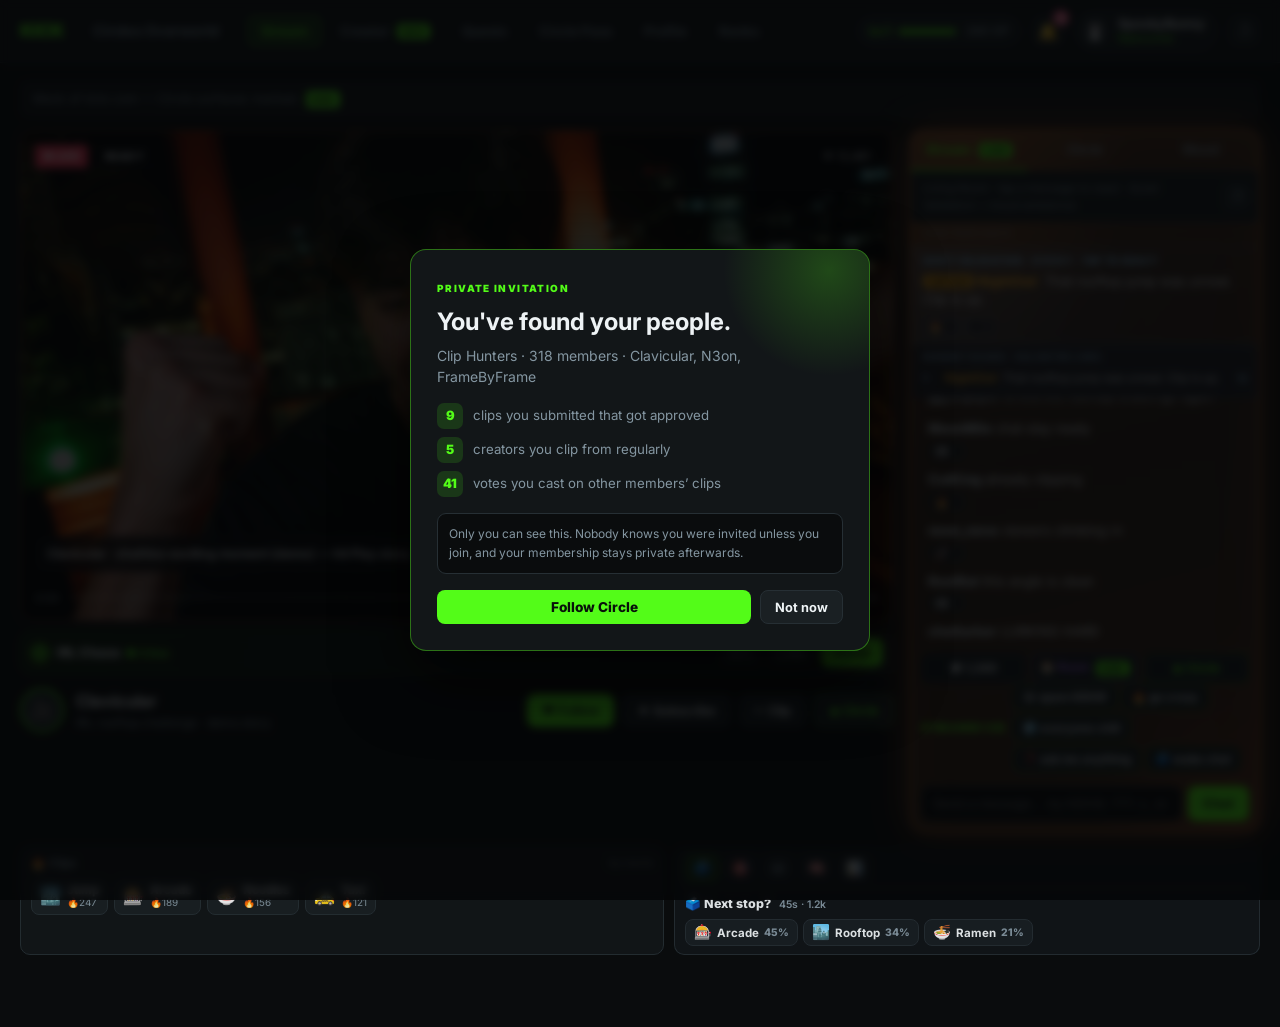
<file: kick-circles-demo/index.html>
<!DOCTYPE html>
<html lang="en">
<head>
<meta charset="UTF-8" />
<meta name="viewport" content="width=device-width, initial-scale=1.0" />
<title>KICK Circles — Team 1 Prototype</title>
<link rel="preconnect" href="https://fonts.googleapis.com" />
<link rel="preconnect" href="https://fonts.gstatic.com" crossorigin />
<link href="https://fonts.googleapis.com/css2?family=Inter:wght@400;500;600;700;800;900&display=swap" rel="stylesheet" />
<link rel="stylesheet" href="styles.css" />
</head>
<body>

<header class="topbar">
  <div class="brand">
    <span class="kick-logo">KICK</span>
    <span class="brand-divider"></span>
    <button type="button" class="brand-circles" data-view="circles" id="brandCirclesBtn" title="Circles Overworld">
      Circles Overworld
    </button>
  </div>

  <nav class="nav" id="mainNav">
    <button class="nav-btn active" data-view="stream">Stream</button>
    <button class="nav-btn" data-view="creator">Creator <span class="new-tag">NEW</span></button>
    <button class="nav-btn" data-view="quests">Quests</button>
    <button class="nav-btn" data-view="pass">Circle Pass</button>
    <button class="nav-btn" data-view="profile">Profile</button>
    <button class="nav-btn" data-view="ranks">Ranks</button>
  </nav>

  <div class="topbar-right">
    <div class="level-chip">
      <span class="lvl" id="hdrLevel">Lv.1</span>
      <div class="lvl-bar"><span id="hdrLevelBar"></span></div>
      <span class="xp" id="hdrXp">240 XP</span>
    </div>

    <div class="notif-wrap">
      <button class="ghost-btn" id="bellBtn" title="Notifications">🔔<span class="bell-dot" id="bellDot">0</span></button>
      <div class="notif-panel" id="notifPanel">
        <div class="notif-head"><span>Notifications</span><button id="markRead">Mark all read</button></div>
        <div class="notif-list" id="notifList"></div>
      </div>
    </div>

    <div class="user-pill">
      <div class="avatar-mini" id="hdrAvatar">🐰</div>
      <div class="user-meta">
        <span class="user-name">SpookyBunny</span>
        <span class="user-role" id="hdrRole">Newcomer</span>
      </div>
    </div>
    <button class="ghost-btn" id="resetBtn" title="Reset demo">↺</button>
  </div>
</header>

<main class="content">

  <!-- ══════════════════ STREAM (KICK UI MOCK) ══════════════════ -->
  <section class="view active" id="view-stream">
    <div class="kick-note">Mock of kick.com — Circle surfaces marked <span class="new-tag">NEW</span></div>

    <div class="stream-layout">
      <div class="stream-main">

        <div class="player" id="streamPlayer">
          <div class="story-stage" id="storyStage">
            <img class="story-scene on" data-act="1" src="assets/story/act1-fail.png" alt="" />
            <img class="story-scene" data-act="2" src="assets/story/act2-encourage.png" alt="" />
            <img class="story-scene" data-act="3" src="assets/story/act3-loved.png" alt="" />
          </div>
          <div class="player-top">
            <span class="live-badge">● LIVE</span>
            <span class="story-act-chip" id="storyAct">Ready</span>
            <span class="viewers" id="storyViewers">👁 12,481</span>
          </div>
          <div class="story-caption-bar">
            <span id="storyCaption">Clavicular · chatVoo exciting moment (demo) — hit Play story</span>
          </div>
          <div class="player-bottom">
            <span id="storyTimecode">0:00</span>
            <div class="player-bar"><span id="storyProgress" style="width:0%"></span></div>
            <span class="muted" style="font-size:.65rem">Audience view</span>
          </div>
        </div>

        <!-- CIRCLE STRIP (compact) -->
        <div class="circle-strip compact" id="circleStrip">
          <div class="strip-left">
            <span class="strip-orb"></span>
            <div class="strip-title">IRL Chaos <span class="peaking">● 3 live</span></div>
          </div>
          <div class="strip-right">
            <span class="strip-mini" id="stripMission">72%</span>
            <span class="strip-mini" id="stripScore">1,740</span>
            <button class="primary-btn sm" data-goto="circles">Circle</button>
          </div>
        </div>

        <div class="stream-meta">
          <div class="creator">
            <div class="creator-avatar">🎥</div>
            <div>
              <h1>Clavicular</h1>
              <p class="muted">IRL rooftop challenge · demo story</p>
            </div>
          </div>
          <div class="stream-actions">
            <button class="action-btn follow">♥ Follow</button>
            <button class="action-btn">★ Subscribe</button>
            <button class="action-btn" id="clipBtn">✂ Clip</button>
            <button class="action-btn circle-action" data-goto="circles">◉ Circle</button>
          </div>
        </div>

      </div>

      <!-- CHAT RAIL -->
      <aside class="chat-rail" id="chatRail">
        <div class="mood-hint-chip" id="moodHintChip" aria-live="polite"></div>
        <div class="chat-tabs">
          <button class="chat-tab active" data-chat="stream">Stream <span class="new-tag">LIVE</span></button>
          <button class="chat-tab" data-chat="circle">Circle</button>
          <button class="chat-tab" data-chat="mood">Mood</button>
        </div>

        <div class="chat-context-row">
          <div class="chat-context" id="chatContext">
            Living Room · tap a message to react · Quiet Validation + mood ambience
          </div>
          <button type="button" class="ambience-reset" id="ambienceReset" title="Reset ambience to neutral">↺</button>
        </div>
        <div class="room-feel-whisper" id="roomFeelWhisper" hidden></div>

        <div class="chat-pin validation-sticky" id="chatPin" hidden></div>
        <div class="moment-board" id="momentBoard" hidden></div>

        <div class="chat-body" id="chatBody"></div>

        <!-- CHAT MOOD MAP (compact) -->
        <div class="mood-pane" id="moodPane">
          <div class="mood-top">
            <div>
              <div class="mood-now" id="moodNow">—</div>
              <div class="mood-sub" id="moodSub"></div>
            </div>
            <div class="mood-index"><span id="moodIdx">0</span><small>MOOD INDEX</small></div>
          </div>
          <canvas class="mood-canvas" id="moodMini"></canvas>
          <div class="mood-legend" id="moodLegendMini"></div>
          <div class="mood-stats" id="moodStatsMini"></div>
          <button class="primary-btn sm" id="moodExpand">Open full Mood Map</button>
        </div>

        <div class="chat-toolbar">
          <button class="tool-btn" title="Channel Points">◆ 1,240</button>
          <button class="tool-btn style-tool" id="styleBtn" title="Room Studio &amp; chat style">🏠 Room <span class="new-tag">NEW</span></button>
          <button class="tool-btn circle-tool" data-goto="quests">◉ Circle</button>
        </div>

        <div class="quick-react" id="quickReact" hidden></div>

        <!-- STREAMER CUES — land as real Circle messages -->
        <div class="cue-strip" id="cueStrip">
          <span class="cue-label">Streamer cue</span>
          <div class="cue-btns" id="cueBtns"></div>
        </div>

        <form class="chat-input-row" id="chatForm">
          <input id="chatInput" type="text" placeholder="Send a message… try KEKW, ???, L, or comfy" maxlength="200" autocomplete="off" />
          <button type="submit">Chat</button>
        </form>
      </aside>
    </div>

    <!-- Circle extras docked below — not the focus -->
    <div class="stream-dock">
      <div class="dock-panel dock-clips">
        <div class="dock-mini-head">
          <span>🔥 Clips</span>
          <small>by reacts</small>
        </div>
        <div class="clips-row compact" id="clipsRow"></div>
      </div>
      <div class="dock-panel dock-events live-event">
        <div class="event-tabs compact" id="eventTabs">
          <button class="event-tab active" data-event="poll" title="Poll">🗳️</button>
          <button class="event-tab" data-event="prediction" title="Predict">🎯</button>
          <button class="event-tab" data-event="storm" title="Storm">😂</button>
          <button class="event-tab" data-event="quiz" title="Quiz">🧠</button>
          <button class="event-tab" data-event="pulse" title="Pulse">📊</button>
        </div>
        <div class="event-body compact" id="eventBody"></div>
      </div>
    </div>
  </section>

  <!-- ══════════════════ CREATOR DASHBOARD (KICK STUDIO MOCK) ══════════════════ -->
  <section class="view" id="view-creator">
    <div class="creator-dash">
      <aside class="cd-sidebar">
        <div class="cd-logo">KICK</div>
        <nav class="cd-nav">
          <button class="cd-nav-item on" type="button" data-cd-panel="stream">
            <span class="cd-ic">▶</span> Stream
          </button>
          <button class="cd-nav-item" type="button" disabled title="Demo stub">
            <span class="cd-ic">🔑</span> Stream URL &amp; Key
          </button>
          <button class="cd-nav-item" type="button" disabled title="Demo stub">
            <span class="cd-ic">$</span> Revenue
          </button>
          <button class="cd-nav-item" type="button" disabled title="Demo stub">
            <span class="cd-ic">★</span> Achievements
          </button>
          <button class="cd-nav-item" type="button" disabled title="Demo stub">
            <span class="cd-ic">▣</span> Studio
          </button>
          <button class="cd-nav-item" type="button" disabled title="Demo stub">
            <span class="cd-ic">◔</span> Analytics
          </button>
          <button class="cd-nav-item" type="button" disabled title="Demo stub">
            <span class="cd-ic">🛡</span> Moderation
          </button>
          <button class="cd-nav-item" type="button" disabled title="Demo stub">
            <span class="cd-ic">◎</span> Community
          </button>
          <button class="cd-nav-item" type="button" disabled title="Demo stub">
            <span class="cd-ic">🎁</span> Drops &amp; rewards
          </button>
        </nav>
        <div class="cd-side-note">
          <b>Creator tools</b>
          <span>Mood Pulse · beat · story demo live here. Audience sees chat + room wash on Stream.</span>
        </div>
      </aside>

      <div class="cd-main">
        <header class="cd-top">
          <div class="cd-search">Search</div>
          <button type="button" class="cd-go-live" id="cdGoLive">Go live</button>
        </header>

        <div class="cd-session" id="cdSession">
          <div class="cd-stat"><small>Session</small><b id="cdStatus">LIVE</b></div>
          <div class="cd-stat"><small>Viewers</small><b id="cdViewers">12,481</b></div>
          <div class="cd-stat"><small>Followers</small><b>84.2K</b></div>
          <div class="cd-stat"><small>Sub Counts</small><b>1,204</b></div>
          <div class="cd-stat"><small>Time Live</small><b id="cdTimeLive">2:14:07</b></div>
        </div>

        <div class="cd-grid">
          <div class="cd-col-left">
            <div class="cd-preview player" id="cdPreview">
              <div class="story-stage" id="cdStoryStage">
                <img class="story-scene on" data-act="1" src="assets/story/act1-fail.png" alt="" />
                <img class="story-scene" data-act="2" src="assets/story/act2-encourage.png" alt="" />
                <img class="story-scene" data-act="3" src="assets/story/act3-loved.png" alt="" />
              </div>
              <div class="player-top">
                <span class="live-badge" id="cdLiveBadge">● LIVE</span>
                <span class="story-act-chip" id="cdStoryAct">Ready</span>
                <span class="viewers" id="cdPreviewViewers">👁 12,481</span>
              </div>
              <div class="story-caption-bar cd-caption">
                <span id="cdStoryCaption">Creator preview · hit Play story to run Exciting → Encourage</span>
              </div>
              <div class="player-bottom">
                <span id="cdTimecode">0:00</span>
                <div class="player-bar"><span id="cdProgress" style="width:0%"></span></div>
                <button type="button" class="story-play-btn" id="storyDemoBtn">▶ Play story</button>
              </div>
            </div>

            <div class="cd-split-cards">
              <div class="cd-card">
                <div class="cd-card-head">
                  <h3>Activity Feed</h3>
                  <span class="muted">live</span>
                </div>
                <div class="cd-feed" id="cdActivityFeed">
                  <div class="cd-empty">Waiting for room signals…</div>
                </div>
              </div>
              <div class="cd-card">
                <div class="cd-card-head">
                  <h3>Mod Actions</h3>
                  <span class="muted">demo</span>
                </div>
                <div class="cd-feed" id="cdModFeed">
                  <div class="cd-mod-row">Slow mode · on</div>
                  <div class="cd-mod-row">Account-age gate · on</div>
                  <div class="cd-mod-row">AI Chat Moderation · suggested</div>
                </div>
              </div>
            </div>
          </div>

          <div class="cd-col-chat">
            <div class="cd-card cd-chat-card">
              <div class="cd-card-head">
                <h3>Chat</h3>
                <span class="new-tag">monitor</span>
              </div>
              <div class="cd-chat-body" id="cdChatBody"></div>
              <div class="cd-chat-emotes" id="cdQuickReact" hidden></div>
              <form class="cd-chat-input" id="cdChatForm">
                <input type="text" id="cdChatInput" placeholder="Send a message as streamer…" maxlength="200" autocomplete="off" />
                <button type="submit" class="cd-chat-send">Chat</button>
              </form>
            </div>
          </div>

          <div class="cd-col-right">
            <div class="cd-card" id="moodPulseCard">
              <!-- Mood Pulse rendered by JS — streamer-only insight -->
            </div>

            <div class="cd-card">
              <div class="cd-card-head">
                <h3>Stream Info</h3>
                <button type="button" class="cd-icon-btn" title="Edit">✎</button>
              </div>
              <div class="cd-info-row"><small>Title</small><b>IRL rooftop challenge (demo)</b></div>
              <div class="cd-info-row"><small>Category</small><b>IRL</b></div>
              <div class="cd-info-row"><small>Language</small><b>English</b></div>
            </div>

            <div class="cd-card">
              <div class="cd-card-head"><h3>Channel Actions</h3></div>
              <div class="cd-toggles">
                <label class="cd-toggle"><span>Subscribers only</span><input type="checkbox" /></label>
                <label class="cd-toggle"><span>Emotes only</span><input type="checkbox" /></label>
                <label class="cd-toggle"><span>Slow mode</span><input type="checkbox" checked /></label>
                <label class="cd-toggle"><span>Banned words</span><input type="checkbox" checked /></label>
                <label class="cd-toggle"><span>AI Chat Moderation</span><input type="checkbox" checked /></label>
                <label class="cd-toggle"><span>Show view count</span><input type="checkbox" checked /></label>
              </div>
            </div>

            <div class="cd-card cd-split-legend">
              <div class="cd-card-head"><h3>Who sees what</h3></div>
              <ul class="cd-legend">
                <li><b>Audience (Stream)</b> — reactions, room wash, Room Studio, living chat</li>
                <li><b>You (Creator)</b> — Mood Pulse, stream beat, gap alert, Play story, session</li>
              </ul>
              <button type="button" class="primary-btn sm" data-goto="stream" style="width:100%;margin-top:8px">Open audience Stream</button>
            </div>
          </div>
        </div>
      </div>
    </div>
  </section>

  <!-- ══════════════════ OVERWORLD (isolated iframe) + My Circles dock ══════════════════ -->
  <section class="view overworld-view" id="view-circles">
    <div class="overworld-shell">
      <!--
        Compartment boundary: the walkable world runs in this iframe only.
        Host CSS/JS and overworld CSS/JS never share a document.
        Talk exclusively via postMessage (see overworld/bridge.js + OverworldBridge in app.js).
      -->
      <iframe
        id="overworldFrame"
        title="KICK Circles Overworld"
        data-src="overworld/index.html?embed=1"
        src="about:blank"
        allow="fullscreen"
      ></iframe>

      <button class="dock-fab" id="dockToggle" type="button" title="My Circles dock">
        <span>◎</span> My Circles
      </button>

      <aside class="circles-dock" id="circlesDock" aria-label="My Circles">
        <div class="dock-head">
          <div>
            <h2>My Circles</h2>
            <p class="muted small" id="owZoneHint">Walk the overworld · dock holds the why</p>
          </div>
          <div class="dock-head-actions">
            <button class="primary-btn sm" id="openInviteBtn">Invitation</button>
            <button class="ghost-btn" id="dockClose" type="button" title="Close dock">✕</button>
          </div>
        </div>

        <div class="circle-cards" id="circleCards"></div>

        <div class="detail-head" id="detailHead"></div>

        <div class="panel dock-panel">
          <div class="block-head"><h2>Affinity map</h2><span class="muted">explainable edges</span></div>
          <div class="map-wrap" id="mapWrap"></div>
          <div class="map-legend">
            <span><i class="dot you"></i> You</span>
            <span><i class="dot creator"></i> Creator</span>
            <span><i class="dot linked"></i> Linked</span>
            <span><i class="dot circle"></i> Circle</span>
          </div>

          <div class="detect-block">
            <h3>How this Circle was detected</h3>
            <div class="detect-grid" id="detectGrid"></div>
            <div class="formula">
              <code id="detectRule"></code>
              <span class="muted">Below the activity floor → merge or archive.</span>
            </div>
          </div>
        </div>

        <div class="panel dock-panel">
          <div class="block-head"><h2>Why you belong</h2></div>
          <ul class="reason-list" id="reasonList"></ul>

          <div class="score-block">
            <h3>Circle Score</h3>
            <div class="score-bars" id="scoreBars"></div>
            <div class="formula">
              <code>0.30·Consistency + 0.25·Participation + 0.25·Contribution + 0.20·Discovery</code>
              <span class="muted">28-day rolling · 200/day cap · decay</span>
            </div>
          </div>

          <div class="mission-block">
            <h3>Weekly mission <span class="coop">co-op</span></h3>
            <p class="muted" id="missionDesc"></p>
            <div class="mission-bar"><span id="missionBar"></span></div>
            <div class="mission-meta"><span id="missionCount"></span><span id="missionMembers"></span></div>
          </div>

          <div class="unlock-block">
            <h3>Collective unlock</h3>
            <p class="muted">Whole Circle reactions → shared emote.</p>
            <div class="mission-bar"><span id="collectiveBar"></span></div>
            <div class="mission-meta"><span id="collectiveCount"></span><span>🌪️ CHAOS</span></div>
          </div>
        </div>

        <div class="panel dock-panel safety-panel">
          <div class="block-head"><h2>Privacy &amp; safety</h2></div>
          <div class="safety-grid">
            <label class="toggle-row">
              <div><b>Hide my membership</b><small>Private by default</small></div>
              <input type="checkbox" class="sw" data-priv="hideMembership" checked />
            </label>
            <label class="toggle-row">
              <div><b>Appear on leaderboard</b><small>Opt-in only</small></div>
              <input type="checkbox" class="sw" data-priv="showLeaderboard" />
            </label>
            <label class="toggle-row">
              <div><b>Circle chat slow mode</b><small>30s between messages</small></div>
              <input type="checkbox" class="sw" data-priv="slowMode" checked />
            </label>
            <label class="toggle-row">
              <div><b>Account-age gate</b><small>Read-only for 24h</small></div>
              <input type="checkbox" class="sw" data-priv="ageGate" checked />
            </label>
          </div>
          <div class="safety-actions">
            <button class="action-btn" type="button" id="owTravelBtn">⚡ Find in overworld</button>
            <button class="action-btn danger" id="leaveBtn" type="button">Leave Circle</button>
          </div>
        </div>
      </aside>
    </div>
  </section>

  <!-- ══════════════════ QUESTS ══════════════════ -->
  <section class="view" id="view-quests">
    <div class="page-head">
      <div>
        <h1>Quests</h1>
        <p class="muted">Resets in <span id="resetTimer">—</span> · contribution is weighted, volume alone earns nothing</p>
      </div>
      <div class="head-boxes">
        <div class="streak-box">
          <span class="streak-num" id="streakNum">3</span>
          <span>day streak</span>
          <span class="streak-mult" id="streakMult">1.3× multiplier</span>
        </div>
        <div class="cap-box">
          <div class="cap-label">Daily score cap <span id="capText">0 / 200</span></div>
          <div class="cap-bar"><span id="capBar"></span></div>
          <div class="cap-note" id="capNote">Anti-grind: score stops accruing at the cap</div>
        </div>
      </div>
    </div>
    <div class="task-grid" id="taskGrid"></div>
  </section>

  <!-- ══════════════════ CIRCLE PASS ══════════════════ -->
  <section class="view" id="view-pass">
    <div class="page-head">
      <div>
        <h1>Circle Pass · Season 04</h1>
        <p class="muted">28-day season · free track only · nothing here is purchasable with Kicks</p>
      </div>
      <div class="season-box">
        <span class="season-num">12d</span>
        <span>remaining</span>
      </div>
    </div>
    <div class="pass-progress">
      <div class="pass-bar"><span id="passBar"></span></div>
      <span id="passLabel">Tier 1 of 7</span>
    </div>
    <div class="pass-track" id="passTrack"></div>
  </section>

  <!-- ══════════════════ PROFILE ══════════════════ -->
  <section class="view" id="view-profile">
    <div class="profile-layout">
      <div class="myspace panel">
        <div class="myspace-banner" id="msBanner"></div>
        <div class="myspace-top">
          <div class="pfp-wrap">
            <div class="pfp-frame" id="pfpFrame"></div>
            <div class="pfp" id="pfpAvatar">🐰</div>
          </div>
          <div class="pfp-info">
            <h1>SpookyBunny</h1>
            <p class="pfp-title" id="pfpTitle">IRL Chaos Member</p>
            <p class="muted">Season 04 · Circle rank <span id="pfpRank">#3</span> · member 34 days</p>
            <div class="pill-row" id="pfpBadges"></div>
          </div>
        </div>

        <div class="ms-section">
          <h3>About me</h3>
          <p class="about">Chaos enjoyer. Clip hunter. Always in the Circle when three creators go live at once.</p>
        </div>

        <div class="ms-section">
          <h3>Collectibles shelf <span class="muted">— earned only inside Circles</span></h3>
          <div class="shelf-grid" id="shelfGrid"></div>
        </div>

        <div class="ms-section">
          <h3>Achievements</h3>
          <div class="ach-grid" id="achGrid"></div>
        </div>

        <div class="ms-section">
          <h3>Weekly recap <span class="muted">— sent every Monday, drives the return visit</span></h3>
          <div class="recap" id="recapBox"></div>
        </div>
      </div>

      <aside class="panel customize">
        <h2>Customise</h2>
        <p class="muted small">Unlocked by participation. Never by Kicks.</p>
        <h3>Avatar</h3><div class="picker" id="pickAvatar"></div>
        <h3>Frame</h3><div class="picker" id="pickFrame"></div>
        <h3>Title</h3><div class="picker col" id="pickTitle"></div>
        <h3>Chat colour</h3><div class="picker colors" id="pickColor"></div>
        <div class="unlock-note" id="unlockNote"></div>
      </aside>
    </div>
  </section>

  <!-- ══════════════════ RANKS ══════════════════ -->
  <section class="view" id="view-ranks">
    <div class="page-head">
      <div>
        <h1>Roles &amp; Ranks</h1>
        <p class="muted">Roles are permanent. Ranks reset every season — so everyone has a reason to return on day one.</p>
      </div>
    </div>

    <div class="split-2">
      <div class="panel">
        <div class="block-head"><h2>Your role path <span class="muted">permanent</span></h2></div>
        <div class="role-path" id="rolePath"></div>
      </div>
      <div class="panel">
        <div class="block-head"><h2>Season leaderboard</h2><span class="muted">opt-in only</span></div>
        <table class="leaderboard" id="leaderboard"></table>
      </div>
    </div>

    <div class="panel">
      <div class="block-head"><h2>Season ranks <span class="muted">reset in 12 days</span></h2></div>
      <div class="tier-track" id="tierTrack"></div>
    </div>
  </section>

</main>

<!-- ══════════════════ INVITATION MODAL ══════════════════ -->
<div class="modal-backdrop" id="inviteModal">
  <div class="modal">
    <div class="modal-orb"></div>
    <span class="modal-kicker">PRIVATE INVITATION</span>
    <h2 id="inviteTitle">You've found your people.</h2>
    <p class="muted" id="inviteDesc"></p>
    <div class="invite-reasons" id="inviteReasons"></div>
    <div class="invite-note">
      Only you can see this. Nobody knows you were invited unless you join,
      and your membership stays private afterwards.
    </div>
    <div class="modal-actions">
      <button class="primary-btn" id="acceptInvite">Follow Circle</button>
      <button class="action-btn" id="declineInvite">Not now</button>
    </div>
  </div>
</div>

<!-- ══════════════════ MOOD MAP MODAL ══════════════════ -->
<div class="modal-backdrop" id="moodModal">
  <div class="mood-modal">

    <div class="mm-head">
      <div class="mm-title">
        <span class="mm-k">K</span>
        <div>
          <h2>Chat Mood Map <span class="new-tag">NEW</span></h2>
          <p class="muted">demo_channel · 12,624 viewers · valence × arousal model</p>
        </div>
      </div>
      <div class="mm-head-right">
        <div class="mm-hype"><small>MOOD INDEX</small><span id="mmIdx">0</span></div>
        <button class="action-btn" id="mmHulls">Terrains</button>
        <button class="action-btn" id="mmLabels">Labels</button>
        <button class="action-btn" id="mmPause">Pause</button>
        <button class="action-btn" id="mmClose">✕</button>
      </div>
    </div>

    <div class="mm-canvas-wrap">
      <canvas id="moodBig"></canvas>
      <div class="mm-legend" id="moodLegendBig"></div>
      <div class="mm-hint">Click a terrain to focus · drag a tactical pick · cues land harder there</div>
    </div>

    <div class="mm-zonebar">
      <span class="mm-zonebar-label">Chat terrains <small>DBSCAN over live positions</small></span>
      <div class="mm-zones" id="mmZones"></div>
    </div>

    <div class="mm-grid">
      <div class="mm-panel">
        <h3>Live signal</h3>
        <div class="mm-stats" id="mmStats"></div>
        <canvas id="moodSpark" class="mm-spark"></canvas>
      </div>

      <div class="mm-panel">
        <h3>Event stream</h3>
        <div class="mm-events" id="mmEvents"></div>
      </div>

      <div class="mm-panel">
        <h3>Chat instruments <span class="coop">native</span></h3>
        <p class="muted small">No dashboard buttons. Mood moves when Circle chat moves.</p>
        <div class="mm-how" id="mmHow"></div>
        <div class="mc-target" id="mcTarget"></div>
        <h4 class="mm-cue-head">Streamer drops a cue into Circle</h4>
        <div class="mm-cues" id="mmCues"></div>
        <div class="mm-last-cue" id="mmLastCue"></div>
      </div>
    </div>

  </div>
</div>

<!-- ══════════════════ CHAT STYLE MODAL ══════════════════ -->
<div class="modal-backdrop" id="styleModal">
  <div class="modal style-modal">
    <div class="modal-orb"></div>
    <span class="modal-kicker">LIVING ROOM</span>
    <h2>Room Studio</h2>
    <p class="muted">Dress the chat space, then earn name flair from <strong>how you show up</strong> — messages, questions, reactions, clips. Nothing purchasable.</p>

    <div class="style-preview" id="stylePreview"></div>
    <div class="style-sections" id="styleSections"></div>

    <div class="identity-note" id="identityNote"></div>

    <div class="modal-actions">
      <button class="primary-btn" id="styleDone">Done</button>
    </div>
  </div>
</div>

<div class="toast-stack" id="toastStack"></div>

<script src="app.js"></script>
</body>
</html>
</file>
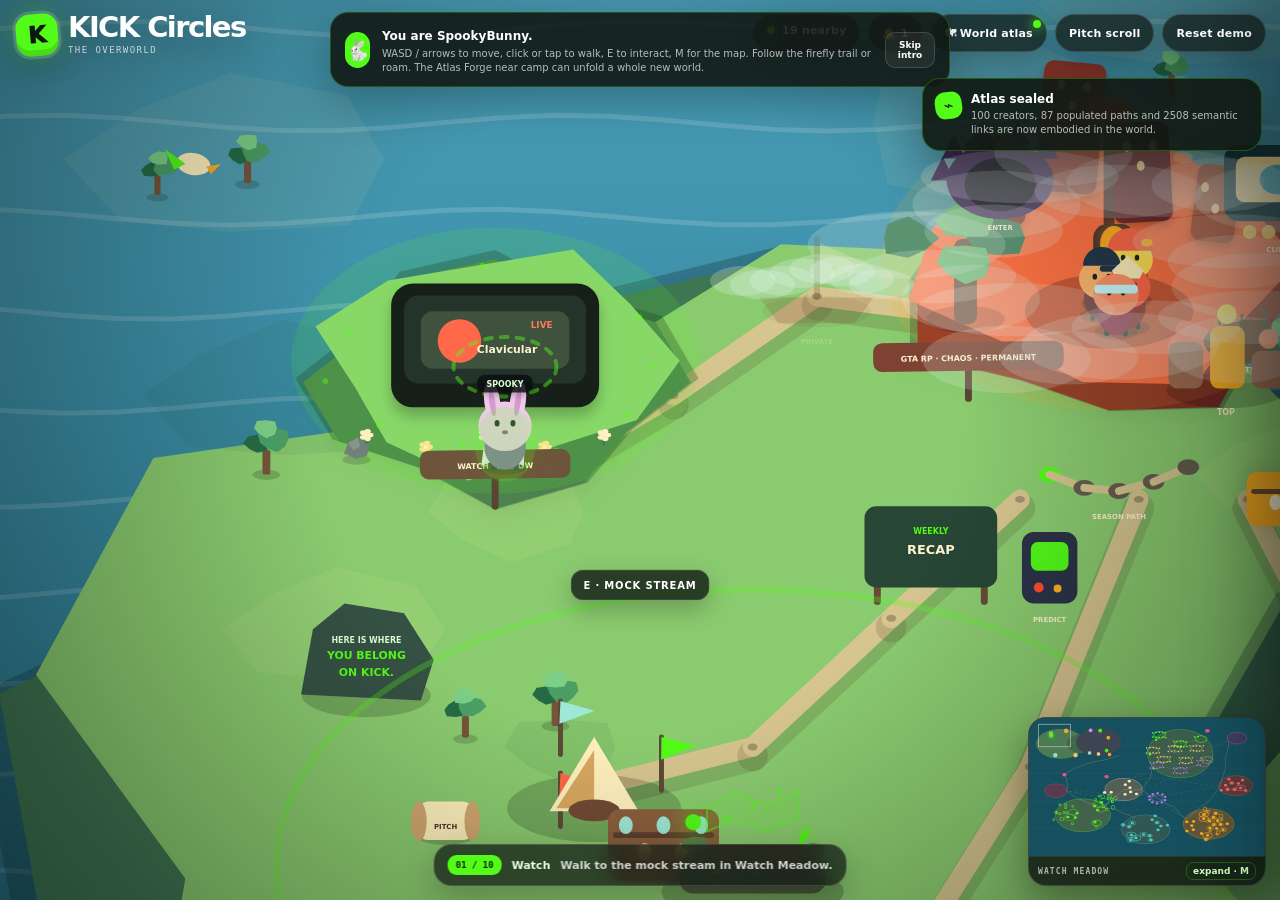
<file: kick-circles-demo/overworld/index.html>
<!doctype html>
<html lang="en">
<head>
<meta charset="utf-8" />
<meta name="viewport" content="width=device-width,initial-scale=1,viewport-fit=cover" />
<title>KICK Circles — The Overworld</title>
<style>
:root {
  color-scheme: dark;
  --kick:#53FC18; --near:#0B0E0F; --ink:#142019; --cream:#FFF4CF;
  --fire:#FF4D2E; --amber:#FFB020; --coral:#FF6B6B; --teal:#4ECDC4;
  --violet:#C77DFF; --gold:#FFD166; --pink:#FF4D8D;
  --panel:rgba(17,25,20,.72); --line:rgba(255,255,255,.14); --muted:rgba(255,255,255,.67);
}
*{box-sizing:border-box}
html,body{width:100%;height:100%;margin:0;overflow:hidden;background:#17211b}
body{font-family:Inter,Archivo,ui-rounded,"Arial Rounded MT Bold",system-ui,-apple-system,BlinkMacSystemFont,"Segoe UI",sans-serif;color:#fff}
button{font:inherit}
canvas#world{position:fixed;inset:0;width:100%;height:100%;display:block;touch-action:none}
.hud{position:fixed;inset:0;pointer-events:none}
.vignette{position:absolute;inset:0;pointer-events:none;background:radial-gradient(circle at 50% 46%,transparent 40%,rgba(6,12,9,.42) 100%)}
.sr-only{position:absolute;width:1px;height:1px;padding:0;margin:-1px;overflow:hidden;clip:rect(0 0 0 0);white-space:nowrap;border:0}

.top-left{position:absolute;left:max(16px,env(safe-area-inset-left));top:max(14px,env(safe-area-inset-top));display:flex;align-items:center;gap:10px;filter:drop-shadow(0 7px 18px rgba(0,0,0,.34))}
.brand-mark{width:42px;height:42px;border-radius:14px;background:var(--kick);color:#0d190f;display:grid;place-items:center;font-size:23px;font-weight:1000;transform:rotate(-5deg);box-shadow:inset 0 -6px 0 rgba(0,0,0,.13),0 0 0 3px rgba(255,255,255,.15),0 0 22px rgba(83,252,24,.35)}
.brand-copy{line-height:.88}
.brand-copy b{display:block;font-size:clamp(18px,2.3vw,29px);letter-spacing:-.055em}
.brand-copy span{font-family:"JetBrains Mono",ui-monospace,monospace;font-size:9px;letter-spacing:.16em;text-transform:uppercase;opacity:.72}

.top-actions{position:absolute;right:max(14px,env(safe-area-inset-right));top:max(14px,env(safe-area-inset-top));display:flex;gap:8px;pointer-events:auto;flex-wrap:wrap;justify-content:flex-end;max-width:62vw}
.hud-btn,.status-pill{border:1px solid var(--line);background:var(--panel);color:#fff;border-radius:999px;min-height:38px;padding:9px 13px;box-shadow:0 10px 28px rgba(0,0,0,.24);backdrop-filter:blur(10px);-webkit-backdrop-filter:blur(10px);font-size:11px;font-weight:900;letter-spacing:.02em}
.hud-btn{cursor:pointer;transition:transform .18s ease,border-color .18s ease;position:relative}
.hud-btn:hover{transform:translateY(-2px);border-color:rgba(83,252,24,.6)}
.hud-btn:focus-visible,.action:focus-visible,.chip:focus-visible,.mini-link:focus-visible{outline:2px solid var(--kick);outline-offset:2px}
.status-pill i{display:inline-block;width:8px;height:8px;margin-right:7px;border-radius:50%;background:var(--kick);box-shadow:0 0 14px var(--kick)}
.hud-btn .dot{position:absolute;right:5px;top:5px;width:8px;height:8px;border-radius:50%;background:#7a8a80;box-shadow:0 0 8px rgba(0,0,0,.4);transition:background .3s ease,box-shadow .3s ease}
.hud-btn .dot[data-state="ready"]{background:var(--kick);box-shadow:0 0 12px var(--kick)}
.hud-btn .dot[data-state="warn"]{background:var(--amber);box-shadow:0 0 12px var(--amber)}
.hud-btn .dot[data-state="busy"]{background:var(--gold);box-shadow:0 0 12px var(--gold);animation:dotPulse 1s ease-in-out infinite}
.hud-btn .dot[data-state="failed"]{background:var(--fire);box-shadow:0 0 12px var(--fire)}
@keyframes dotPulse{50%{transform:scale(1.35)}}

.objective{position:absolute;left:50%;bottom:max(14px,env(safe-area-inset-bottom));transform:translateX(-50%);display:flex;align-items:center;gap:10px;max-width:min(620px,calc(100vw - 300px));padding:10px 13px;border-radius:18px;background:var(--panel);border:1px solid var(--line);box-shadow:0 12px 32px rgba(0,0,0,.23);backdrop-filter:blur(10px);-webkit-backdrop-filter:blur(10px);font-size:11px;font-weight:800;pointer-events:none}
.objective .step{flex:0 0 auto;padding:5px 8px;border-radius:9px;background:var(--kick);color:#102010;font-family:"JetBrains Mono",ui-monospace,monospace;font-size:9px}
.objective strong{color:#e7ffde}
.objective span:last-child{opacity:.78;white-space:nowrap;overflow:hidden;text-overflow:ellipsis}

.interact{position:absolute;left:50%;top:65%;transform:translate(-50%,-50%) translateY(8px);opacity:0;transition:.2s ease;padding:9px 12px;border-radius:13px;background:rgba(17,25,20,.8);border:1px solid rgba(255,255,255,.16);font-size:10px;font-weight:900;letter-spacing:.08em;text-transform:uppercase;box-shadow:0 9px 24px rgba(0,0,0,.24)}
.interact.show{opacity:1;transform:translate(-50%,-50%) translateY(0)}

.zone-card{position:absolute;left:50%;top:14%;transform:translate(-50%,-12px) scale(.97);text-align:center;opacity:0;transition:.28s ease;filter:drop-shadow(0 8px 20px rgba(0,0,0,.4));pointer-events:none}
.zone-card.show{opacity:1;transform:translate(-50%,0) scale(1)}
.zone-card small{font-family:"JetBrains Mono",ui-monospace,monospace;text-transform:uppercase;letter-spacing:.2em;font-size:9px;opacity:.72;font-weight:900}
.zone-card h1{margin:3px 0 0;font-size:clamp(28px,5vw,58px);line-height:.9;letter-spacing:-.055em;text-shadow:0 4px 24px rgba(0,0,0,.5)}
.zone-card p{margin:8px 0 0;font-size:11px;font-weight:800;opacity:.82}

.toast{position:absolute;right:18px;top:78px;width:min(340px,calc(100vw - 36px));transform:translateX(25px);opacity:0;transition:.35s cubic-bezier(.2,.8,.2,1);padding:13px 15px 13px 48px;border-radius:18px;background:rgba(17,25,20,.92);border:1px solid rgba(83,252,24,.26);box-shadow:0 18px 45px rgba(0,0,0,.32);pointer-events:none;z-index:7}
.toast.show{opacity:1;transform:translateX(0)}
.toast .bird{position:absolute;left:12px;top:13px;width:27px;height:27px;border-radius:10px;background:var(--kick);color:#102010;display:grid;place-items:center;font-size:16px;transform:rotate(-8deg)}
.toast b{display:block;font-size:12px}
.toast span{display:block;margin-top:3px;font-size:10px;opacity:.7;line-height:1.4}

.restore-offer{position:absolute;left:50%;bottom:76px;transform:translate(-50%,14px);opacity:0;pointer-events:none;transition:.35s cubic-bezier(.2,.8,.2,1);display:flex;align-items:center;gap:10px;padding:11px 13px;border-radius:16px;background:rgba(17,25,20,.93);border:1px solid rgba(83,252,24,.3);box-shadow:0 16px 40px rgba(0,0,0,.35);font-size:11px;font-weight:800;z-index:7}
.restore-offer.show{opacity:1;transform:translate(-50%,0);pointer-events:auto}
.restore-offer button{border:1px solid var(--line);background:rgba(255,255,255,.07);color:#fff;border-radius:10px;padding:7px 10px;cursor:pointer;font-size:10px;font-weight:900}
.restore-offer button.go{background:var(--kick);color:#102010;border:0;box-shadow:inset 0 -3px 0 rgba(0,0,0,.15)}

/* Top 5 hall — firehose category + live setting bar */
.hall-hud{position:absolute;left:50%;top:max(12px,env(safe-area-inset-top));transform:translateX(-50%) translateY(-8px);opacity:0;pointer-events:none;transition:.25s ease;z-index:5;display:flex;flex-direction:column;align-items:center;gap:7px;width:min(920px,calc(100vw - 20px))}
.hall-hud.open{opacity:1;transform:translateX(-50%) translateY(0);pointer-events:auto}
.hall-title{text-align:center;padding:8px 16px 6px;border-radius:16px;background:rgba(11,16,13,.9);border:1px solid rgba(255,255,255,.12);backdrop-filter:blur(10px);-webkit-backdrop-filter:blur(10px);box-shadow:0 12px 30px rgba(0,0,0,.28);max-width:100%}
.hall-title h1{margin:0;font-size:clamp(18px,3.2vw,28px);letter-spacing:-.04em;line-height:1;color:#FFF4CF;text-shadow:0 2px 16px rgba(0,0,0,.45)}
.hall-title p{margin:5px 0 0;font-family:"JetBrains Mono",ui-monospace,monospace;font-size:9px;font-weight:900;letter-spacing:.1em;text-transform:uppercase;color:rgba(83,252,24,.9)}
.hall-hud-row{display:flex;flex-wrap:wrap;gap:6px;justify-content:center;align-items:center;padding:8px 10px;border-radius:16px;background:rgba(11,16,13,.88);border:1px solid rgba(255,255,255,.12);backdrop-filter:blur(10px);-webkit-backdrop-filter:blur(10px);box-shadow:0 12px 30px rgba(0,0,0,.28)}
.hall-cat{border:1px solid rgba(255,255,255,.14);background:rgba(255,255,255,.06);color:#fff;border-radius:999px;padding:6px 10px;font-size:9px;font-weight:900;letter-spacing:.05em;text-transform:uppercase;cursor:pointer}
.hall-cat.active{background:rgba(83,252,24,.18);border-color:rgba(83,252,24,.55);color:#d8ffc8}
.hall-cat[data-cat="mix"].active{background:rgba(255,244,207,.14);border-color:rgba(255,244,207,.45);color:#fff4cf}
.hall-live-lab{display:flex;align-items:center;gap:7px;font-size:10px;font-weight:900;letter-spacing:.04em;text-transform:uppercase;color:rgba(255,255,255,.78);cursor:pointer;padding:0 4px}
.hall-live-lab input{accent-color:var(--kick)}
.hall-live-note{font-family:"JetBrains Mono",ui-monospace,monospace;font-size:9px;letter-spacing:.08em;text-transform:uppercase;color:rgba(255,244,207,.72)}
/* Focused lane — Kick thumb + associated worlds */
.hall-focus{position:absolute;left:50%;top:max(88px,calc(env(safe-area-inset-top) + 72px));transform:translateX(-50%) translateY(-10px);opacity:0;pointer-events:none;transition:.28s ease;z-index:5;width:min(720px,calc(100vw - 24px));display:flex;flex-direction:column;gap:8px;align-items:stretch}
.hall-focus.open{opacity:1;transform:translateX(-50%) translateY(0);pointer-events:auto}
.hall-focus-bar{display:flex;align-items:center;gap:8px;justify-content:space-between;padding:7px 10px;border-radius:14px;background:rgba(11,16,13,.9);border:1px solid rgba(255,255,255,.12);backdrop-filter:blur(10px);-webkit-backdrop-filter:blur(10px)}
.hall-focus-bar b{font-size:12px;letter-spacing:-.02em;color:#FFF4CF}
.hall-focus-bar small{display:block;font-family:"JetBrains Mono",ui-monospace,monospace;font-size:8px;letter-spacing:.08em;text-transform:uppercase;color:rgba(83,252,24,.85);margin-top:2px}
.hall-focus-bar .hf-actions{display:flex;gap:6px;flex-wrap:wrap;justify-content:flex-end}
.hall-focus-bar button,.hall-focus-bar a.hf-btn{border:1px solid rgba(255,255,255,.16);background:rgba(255,255,255,.07);color:#fff;border-radius:999px;padding:6px 10px;font-size:9px;font-weight:900;letter-spacing:.04em;text-transform:uppercase;cursor:pointer;text-decoration:none}
.hall-focus-bar button.primary,.hall-focus-bar a.hf-btn.primary{background:rgba(83,252,24,.2);border-color:rgba(83,252,24,.55);color:#d8ffc8}
.hall-stream-thumb{position:relative;border-radius:16px;overflow:hidden;border:1px solid rgba(255,255,255,.14);background:#0a0e0c;aspect-ratio:16/9;max-height:min(28vh,240px);box-shadow:0 16px 40px rgba(0,0,0,.4)}
.hall-stream-thumb iframe{position:absolute;inset:0;width:100%;height:100%;border:0;background:#000}
.hall-stream-thumb .hf-fallback{position:absolute;inset:0;display:flex;flex-direction:column;align-items:center;justify-content:center;gap:8px;padding:16px;text-align:center;background:radial-gradient(circle at 50% 30%,rgba(83,252,24,.12),transparent 55%),#0d1410}
.hall-stream-thumb .hf-fallback span{font-size:11px;font-weight:800;color:rgba(255,244,207,.75)}
.hall-worlds{display:flex;flex-wrap:wrap;gap:6px;justify-content:center;padding:8px 10px;border-radius:14px;background:rgba(11,16,13,.88);border:1px solid rgba(255,255,255,.12);backdrop-filter:blur(10px);-webkit-backdrop-filter:blur(10px)}
.hall-worlds .hw-label{width:100%;text-align:center;font-family:"JetBrains Mono",ui-monospace,monospace;font-size:8px;font-weight:900;letter-spacing:.12em;text-transform:uppercase;color:rgba(255,244,207,.55);margin-bottom:2px}
.hall-worlds button{border:1px solid rgba(255,255,255,.14);background:rgba(255,255,255,.06);color:#fff;border-radius:999px;padding:7px 11px;font-size:10px;font-weight:900;cursor:pointer;display:inline-flex;align-items:center;gap:6px}
.hall-worlds button:hover{border-color:rgba(83,252,24,.55);background:rgba(83,252,24,.12)}
.hall-worlds button i{font-style:normal;opacity:.7;font-size:9px}
html.embed .hall-focus{top:max(78px,calc(env(safe-area-inset-top) + 64px))}
/* Host shell already brands the page — hide nested brand so My Circles FAB doesn't cover it */
html.embed .top-left{display:none}
html.embed .hall-hud{top:max(10px,env(safe-area-inset-top))}

.panel{position:absolute;right:0;top:0;width:min(430px,100vw);height:100%;transform:translateX(102%);transition:transform .38s cubic-bezier(.2,.8,.2,1);background:linear-gradient(180deg,rgba(15,22,18,.97),rgba(9,14,11,.98));border-left:1px solid var(--line);box-shadow:-26px 0 70px rgba(0,0,0,.35);pointer-events:auto;display:flex;flex-direction:column;z-index:6}
.panel.open{transform:translateX(0)}
.panel-head{flex:0 0 auto;padding:18px 18px 13px;border-bottom:1px solid var(--line);display:flex;align-items:flex-start;justify-content:space-between;gap:12px}
.panel-kicker{font-family:"JetBrains Mono",ui-monospace,monospace;font-size:9px;letter-spacing:.18em;text-transform:uppercase;color:var(--kick);font-weight:900}
.panel h2{margin:5px 0 0;font-size:27px;line-height:.95;letter-spacing:-.05em}
.panel-close{width:34px;height:34px;border-radius:11px;border:1px solid var(--line);background:rgba(255,255,255,.05);color:#fff;cursor:pointer;font-size:18px}
.panel-body{padding:17px 18px 32px;overflow:auto;overscroll-behavior:contain}
.panel-body p{font-size:12px;line-height:1.55;color:rgba(255,255,255,.76);margin:9px 0}
.panel-body h3{margin:22px 0 9px;font-size:13px}
.panel-body h3:first-child{margin-top:0}
.mini-card{padding:13px;border-radius:16px;background:rgba(255,255,255,.055);border:1px solid rgba(255,255,255,.08);margin:9px 0;transform:rotate(var(--tilt,0deg))}
.mini-card b{font-size:12px;display:block}
.mini-card small{display:block;margin-top:4px;color:rgba(255,255,255,.58);line-height:1.45}
.mini-card .mini-link{display:inline-block;margin-top:7px;font-size:10px;font-weight:900;color:#cfffbe;text-decoration:none;border:1px solid rgba(83,252,24,.3);background:rgba(83,252,24,.08);border-radius:999px;padding:5px 9px}
.tagrow{display:flex;flex-wrap:wrap;gap:6px;margin:10px 0}
.tag{padding:5px 8px;border-radius:999px;background:rgba(83,252,24,.11);border:1px solid rgba(83,252,24,.22);font-family:"JetBrains Mono",ui-monospace,monospace;font-size:8px;color:#cfffbe;font-weight:900;text-transform:uppercase;letter-spacing:.05em}
.tag.amber{background:rgba(255,176,32,.12);border-color:rgba(255,176,32,.3);color:#ffe0aa}
.tag.coral{background:rgba(255,107,107,.12);border-color:rgba(255,107,107,.3);color:#ffc4c4}
.tag.teal{background:rgba(78,205,196,.12);border-color:rgba(78,205,196,.3);color:#c4f2ee}
.tag.violet{background:rgba(199,125,255,.12);border-color:rgba(199,125,255,.3);color:#e7ccff}
.tag.cream{background:rgba(255,244,207,.1);border-color:rgba(255,244,207,.25);color:#fff4cf}
.action{width:100%;border:0;border-radius:14px;padding:12px 14px;margin-top:9px;background:var(--kick);color:#102010;font-weight:1000;cursor:pointer;box-shadow:inset 0 -4px 0 rgba(0,0,0,.14),0 0 18px rgba(83,252,24,.18);transition:transform .16s ease}
.action:hover{transform:translateY(-2px)}
.action.secondary{background:rgba(255,255,255,.08);color:#fff;border:1px solid var(--line);box-shadow:none}
.action.fire{background:var(--fire);color:#fff}
.action.amber{background:var(--amber);color:#241704}
.action:disabled{opacity:.42;cursor:not-allowed;transform:none}
.meter{margin:10px 0}
.meter-label{display:flex;justify-content:space-between;font-size:10px;font-weight:900;margin-bottom:5px}
.track{height:9px;border-radius:999px;background:rgba(255,255,255,.08);overflow:hidden}
.fill{height:100%;border-radius:inherit;background:linear-gradient(90deg,var(--kick),#b7ff79);box-shadow:0 0 12px rgba(83,252,24,.25)}
.fill.amber{background:linear-gradient(90deg,var(--amber),#ffd98a)}
.chatline{display:grid;grid-template-columns:29px 1fr;gap:8px;margin:9px 0;align-items:start}
.chat-avatar{width:29px;height:29px;border-radius:10px;background:var(--avatar,#53fc18);display:grid;place-items:center;color:#0b0e0f;font-weight:1000;font-size:9px}
.chatline b{font-size:10px}
.chatline p{margin:2px 0 0 !important;font-size:10px;line-height:1.35}
.leader-row{display:grid;grid-template-columns:24px 30px 1fr auto;align-items:center;gap:8px;padding:8px 0;border-bottom:1px solid rgba(255,255,255,.06);font-size:10px}
.leader-row:last-child{border-bottom:0}
.leader-num{font-family:"JetBrains Mono",ui-monospace,monospace;color:var(--amber);font-weight:900}
.leader-pic{width:28px;height:28px;border-radius:9px;background:var(--avatar,#53fc18)}
.case{height:150px;border-radius:20px;background:radial-gradient(circle at 50% 45%,rgba(83,252,24,.22),transparent 55%),rgba(255,255,255,.05);display:grid;place-items:center;border:1px solid rgba(83,252,24,.2);overflow:hidden;position:relative}
.case::before{content:"";position:absolute;width:180%;height:26px;background:linear-gradient(90deg,transparent,rgba(255,255,255,.25),transparent);transform:rotate(-18deg);animation:caseSweep 2.2s linear infinite}
.case-box{font-size:54px;filter:drop-shadow(0 12px 12px rgba(0,0,0,.32));animation:caseBob 1.7s ease-in-out infinite}
@keyframes caseSweep{from{left:-190%}to{left:120%}}
@keyframes caseBob{50%{transform:translateY(-8px) rotate(2deg)}}

/* ---- atlas / wayfinder shared bits ---- */
.chiprow{display:flex;flex-wrap:wrap;gap:7px;margin:10px 0}
.chip{border:1px solid var(--line);background:rgba(255,255,255,.06);color:#fff;border-radius:999px;padding:8px 12px;font-size:11px;font-weight:900;cursor:pointer;transition:transform .15s ease,border-color .15s ease;transform:rotate(var(--tilt,0deg))}
.chip:hover{transform:translateY(-2px) rotate(var(--tilt,0deg));border-color:rgba(83,252,24,.55)}
.chip.on{background:rgba(83,252,24,.16);border-color:rgba(83,252,24,.6);color:#dfffd2;box-shadow:0 0 14px rgba(83,252,24,.2)}
.chip small{display:block;font-size:8px;font-weight:800;opacity:.6;letter-spacing:.06em;text-transform:uppercase}
.searchbox{display:flex;gap:7px;margin:10px 0}
.searchbox input{flex:1;border:1px solid var(--line);background:rgba(255,255,255,.06);color:#fff;border-radius:12px;padding:10px 12px;font:inherit;font-size:12px}
.searchbox input::placeholder{color:rgba(255,255,255,.4)}
.searchbox input:focus-visible{outline:2px solid var(--kick);outline-offset:1px}
.result-row{display:grid;grid-template-columns:34px 1fr auto;align-items:center;gap:9px;padding:8px 9px;margin:5px 0;border-radius:13px;background:rgba(255,255,255,.045);border:1px solid rgba(255,255,255,.07);cursor:pointer;transition:border-color .15s ease}
.result-row:hover{border-color:rgba(83,252,24,.5)}
.result-glyph{width:32px;height:32px;border-radius:11px;display:grid;place-items:center;font-size:15px;background:var(--gl,#2a3a30);transform:rotate(-4deg)}
.result-row b{font-size:11px;display:block}
.result-row small{font-size:9px;opacity:.6;display:block;margin-top:1px}
.result-go{font-size:9px;font-weight:900;color:#cfffbe;border:1px solid rgba(83,252,24,.3);border-radius:999px;padding:4px 8px;background:rgba(83,252,24,.08)}
.diag-row{display:grid;grid-template-columns:8px 1fr;gap:9px;padding:9px 10px;margin:6px 0;border-radius:12px;background:rgba(255,255,255,.04);border:1px solid rgba(255,255,255,.06);font-size:10px;align-items:start}
.diag-row i{width:8px;height:8px;border-radius:50%;margin-top:3px}
.diag-row.fatal i{background:var(--fire);box-shadow:0 0 10px var(--fire)}
.diag-row.warn i{background:var(--amber);box-shadow:0 0 10px var(--amber)}
.diag-row.info i{background:var(--teal);box-shadow:0 0 8px var(--teal)}
.diag-row b{font-family:"JetBrains Mono",ui-monospace,monospace;font-size:9px;letter-spacing:.05em}
.diag-row p{margin:3px 0 0 !important;font-size:10px !important;line-height:1.4 !important}
.diag-tools{display:flex;gap:6px;margin-top:6px;flex-wrap:wrap}
.diag-tools button{border:1px solid var(--line);background:rgba(255,255,255,.06);color:#fff;border-radius:8px;padding:4px 8px;font-size:9px;font-weight:900;cursor:pointer}
.statgrid{display:grid;grid-template-columns:1fr 1fr;gap:7px;margin:10px 0}
.statgrid .stat{padding:10px 11px;border-radius:13px;background:rgba(255,255,255,.05);border:1px solid rgba(255,255,255,.07)}
.statgrid .stat b{font-size:17px;letter-spacing:-.03em;display:block}
.statgrid .stat small{font-size:8px;text-transform:uppercase;letter-spacing:.12em;opacity:.58;font-weight:900}
.phase-strip{display:flex;flex-direction:column;gap:5px;margin:10px 0}
.phase-strip .ph{display:flex;align-items:center;gap:8px;font-size:10px;font-weight:800;opacity:.4;transition:opacity .3s ease}
.phase-strip .ph.done{opacity:.8}
.phase-strip .ph.now{opacity:1;color:#dfffd2}
.phase-strip .ph i{width:7px;height:7px;border-radius:50%;background:rgba(255,255,255,.25);flex:0 0 auto}
.phase-strip .ph.done i{background:var(--kick)}
.phase-strip .ph.now i{background:var(--kick);box-shadow:0 0 10px var(--kick);animation:dotPulse 1s infinite}

/* ---- minimap ---- */
.minimap-wrap{position:absolute;right:max(14px,env(safe-area-inset-right));bottom:max(14px,env(safe-area-inset-bottom));pointer-events:auto;border-radius:18px;overflow:hidden;border:1px solid var(--line);background:rgba(13,20,16,.82);box-shadow:0 14px 38px rgba(0,0,0,.35);backdrop-filter:blur(9px);-webkit-backdrop-filter:blur(9px);transition:opacity .3s ease}
.minimap-wrap canvas{display:block;cursor:pointer}
.minimap-bar{display:flex;align-items:center;justify-content:space-between;padding:5px 9px;border-top:1px solid rgba(255,255,255,.08)}
.minimap-bar span{font-family:"JetBrains Mono",ui-monospace,monospace;font-size:8px;letter-spacing:.14em;text-transform:uppercase;opacity:.65;font-weight:900}
.minimap-bar button{border:0;background:none;color:#cfffbe;font-size:9px;font-weight:900;cursor:pointer;padding:3px 6px;border-radius:7px;border:1px solid rgba(83,252,24,.25)}

/* ---- big map overlay ---- */
.map-overlay{position:absolute;inset:0;z-index:8;background:rgba(7,12,9,.86);backdrop-filter:blur(7px);-webkit-backdrop-filter:blur(7px);opacity:0;visibility:hidden;transition:.28s ease;pointer-events:auto;display:flex;flex-direction:column}
.map-overlay.open{opacity:1;visibility:visible}
.map-top{display:flex;align-items:center;justify-content:space-between;gap:12px;padding:14px 18px 8px;flex-wrap:wrap}
.map-title{display:flex;align-items:center;gap:10px}
.map-title .stone{width:40px;height:40px;border-radius:14px;background:#294333;display:grid;place-items:center;color:var(--kick);font-size:20px;transform:rotate(-5deg);box-shadow:inset 0 -5px 0 rgba(0,0,0,.2)}
.map-title h1{margin:0;font-size:clamp(19px,3vw,30px);letter-spacing:-.05em}
.map-title small{display:block;font-family:"JetBrains Mono",ui-monospace,monospace;font-size:8px;letter-spacing:.16em;text-transform:uppercase;opacity:.6;font-weight:900}
.map-actions{display:flex;gap:7px;flex-wrap:wrap}
.map-stage{flex:1;position:relative;margin:6px 16px 14px;border-radius:22px;overflow:hidden;border:1px solid var(--line);background:#0d1712}
.map-stage canvas{position:absolute;inset:0;width:100%;height:100%;cursor:grab}
.map-stage canvas.dragging{cursor:grabbing}
.map-legend{position:absolute;left:12px;bottom:12px;display:flex;flex-direction:column;gap:4px;padding:10px 12px;border-radius:14px;background:rgba(13,20,16,.85);border:1px solid rgba(255,255,255,.1);font-size:9px;font-weight:800;max-height:46%;overflow:auto}
.map-legend .lg{display:flex;align-items:center;gap:7px}
.map-legend .lg i{width:9px;height:9px;border-radius:4px;flex:0 0 auto}
.map-tip{position:absolute;transform:translate(-50%,calc(-100% - 14px));background:rgba(13,20,16,.95);border:1px solid rgba(83,252,24,.35);border-radius:13px;padding:9px 11px;font-size:10px;box-shadow:0 12px 30px rgba(0,0,0,.4);opacity:0;pointer-events:none;transition:opacity .18s ease;max-width:220px}
.map-tip.show{opacity:1;pointer-events:auto}
.map-tip b{display:block;font-size:11px}
.map-tip small{display:block;opacity:.65;margin-top:2px;font-size:9px}
.map-tip .tools{display:flex;gap:5px;margin-top:7px}
.map-tip .tools button{border:0;border-radius:8px;padding:5px 9px;font-size:9px;font-weight:900;cursor:pointer}
.map-tip .tools .go{background:var(--kick);color:#102010}
.map-tip .tools .peek{background:rgba(255,255,255,.1);color:#fff;border:1px solid var(--line)}

/* ---- iris wipe ---- */
.iris{position:fixed;inset:0;z-index:11;pointer-events:none;opacity:0}
.iris.on{pointer-events:auto}

/* ---- pitch overlay (kept) ---- */
.pitch{position:absolute;inset:0;background:linear-gradient(180deg,#0a0d0e,#101916 55%,#0b0e0f);z-index:9;pointer-events:auto;opacity:0;visibility:hidden;transition:.28s ease;overflow:auto}
.pitch.open{opacity:1;visibility:visible}
.pitch-inner{width:min(1120px,calc(100% - 34px));margin:auto;padding:26px 0 70px}
.pitch-top{display:flex;justify-content:space-between;align-items:center;gap:18px;position:sticky;top:0;padding:10px 0;z-index:2;background:linear-gradient(#0a0d0e 65%,transparent)}
.pitch-title{display:flex;align-items:center;gap:12px}
.pitch-title .stone{width:49px;height:49px;border-radius:17px;background:#294333;display:grid;place-items:center;color:var(--kick);font-size:25px;font-weight:1000;box-shadow:inset 0 -7px 0 rgba(0,0,0,.18)}
.pitch-title h1{margin:0;font-size:clamp(25px,4vw,49px);letter-spacing:-.06em}
.pitch-grid{display:grid;grid-template-columns:repeat(12,1fr);gap:12px;margin-top:18px}
.pitch-card{grid-column:span 6;padding:20px;border-radius:24px;background:rgba(255,255,255,.055);border:1px solid rgba(255,255,255,.09);box-shadow:0 18px 55px rgba(0,0,0,.2)}
.pitch-card.wide{grid-column:1/-1}
.pitch-card.third{grid-column:span 4}
.pitch-card .num{font-family:"JetBrains Mono",ui-monospace,monospace;color:var(--kick);font-size:10px;font-weight:900}
.pitch-card h2{margin:8px 0 9px;font-size:clamp(20px,2.5vw,31px);letter-spacing:-.045em;line-height:1}
.pitch-card p,.pitch-card li{font-size:12px;line-height:1.55;color:rgba(255,255,255,.72)}
.pitch-card ul{margin:8px 0 0;padding-left:18px}
.flow{display:flex;flex-wrap:wrap;gap:7px;margin-top:12px}
.flow span{padding:7px 9px;border-radius:10px;background:rgba(83,252,24,.09);border:1px solid rgba(83,252,24,.18);font-size:9px;font-family:"JetBrains Mono",ui-monospace,monospace}
.pitch-close{border:1px solid var(--line);background:rgba(255,255,255,.06);color:#fff;border-radius:13px;padding:10px 13px;cursor:pointer;font-weight:900}

.intro{position:absolute;left:50%;top:12px;transform:translateX(-50%);width:min(620px,calc(100vw - 24px));padding:12px 14px;border-radius:18px;background:rgba(17,25,20,.9);border:1px solid rgba(83,252,24,.22);box-shadow:0 15px 45px rgba(0,0,0,.28);pointer-events:auto;z-index:5;transition:.3s ease}
.intro.hidden{opacity:0;transform:translate(-50%,-16px);pointer-events:none}
.intro-row{display:flex;align-items:center;gap:12px}
.intro-icon{width:36px;height:36px;border-radius:13px;background:var(--kick);color:#102010;display:grid;place-items:center;font-size:20px}
.intro b{font-size:12px}
.intro p{margin:3px 0 0;font-size:10px;line-height:1.35;color:rgba(255,255,255,.69)}
.intro button{margin-left:auto;border:1px solid var(--line);background:rgba(255,255,255,.06);color:#fff;border-radius:10px;padding:7px 9px;cursor:pointer;font-size:9px;font-weight:900}
.screen-flash{position:absolute;inset:0;pointer-events:none;opacity:0;background:radial-gradient(circle,transparent 42%,rgba(255,77,46,.38));transition:opacity .45s ease}
.screen-flash.show{opacity:1}

@media(max-width:820px){
  .status-pill{display:none}
  .brand-copy span{display:none}
  .top-actions{top:64px;max-width:calc(100vw - 24px)}
  .hud-btn{padding:8px 10px}
  .objective{bottom:10px;max-width:calc(100vw - 190px);left:12px;transform:none}
  .panel{width:100%}
  .pitch-card,.pitch-card.third{grid-column:1/-1}
  .intro{top:auto;bottom:196px}
  .zone-card{top:10%}
  .minimap-wrap{transform-origin:bottom right;transform:scale(.8)}
}
@media(prefers-reduced-motion:reduce){
  *,*::before,*::after{animation-duration:.001ms!important;animation-iteration-count:1!important;scroll-behavior:auto!important}
  .panel,.toast,.intro,.zone-card,.interact,.map-overlay,.restore-offer{transition:none!important}
}
</style>
</head>
<body>
<canvas id="world" aria-label="KICK Circles interactive overworld"></canvas>
<canvas class="iris" id="irisCanvas" aria-hidden="true"></canvas>
<input id="worldJsonInput" type="file" accept=".json,application/json" hidden aria-label="Load a world atlas JSON file" />
<div class="sr-only" id="ariaStatus" role="status" aria-live="polite"></div>
<!-- Firehose compartment: Kick live chat client (no Worker DOM). API via same-origin /api/* from serve.py -->
<script src="../firehose/live-client.js"></script>

<div class="hud">
  <div class="vignette"></div>
  <div class="top-left">
    <div class="brand-mark">K</div>
    <div class="brand-copy"><b>KICK Circles</b><span>The Overworld</span></div>
  </div>

  <div class="top-actions">
    <div class="status-pill"><i></i><span id="onlineCount">18 nearby</span></div>
    <button class="hud-btn" id="bellBtn" aria-label="Notifications">🔔 <span id="bellCount">0</span></button>
    <button class="hud-btn" id="dataAtlasBtn" aria-label="World atlas">🗺 <span>World atlas</span><span class="dot" id="atlasDot" data-state="fallback"></span></button>
    <button class="hud-btn" id="pitchBtn">Pitch scroll</button>
    <button class="hud-btn" id="resetBtn">Reset demo</button>
  </div>

  <div class="zone-card" id="zoneCard"><small id="zoneKicker">Now entering</small><h1 id="zoneTitle">The Shallows</h1><p id="zoneSubtitle">Sunny paths for casual discovery.</p></div>

  <div class="hall-hud" id="hallHud" aria-label="Top 5 firehose controls">
    <div class="hall-title">
      <h1 id="hallTitleText">Top 5</h1>
      <p id="hallSubText">TOP 5 · firehose</p>
    </div>
    <div class="hall-hud-row" id="hallCatRow">
      <button type="button" class="hall-cat active" data-cat="mix" title="Each lane keeps its own class">mix</button>
      <button type="button" class="hall-cat" data-cat="chaotic">chaotic</button>
      <button type="button" class="hall-cat" data-cat="chill">chill</button>
      <button type="button" class="hall-cat" data-cat="tactical">tactical</button>
      <button type="button" class="hall-cat" data-cat="salty">salty</button>
      <button type="button" class="hall-cat" data-cat="electric">electric</button>
      <button type="button" class="hall-cat" data-cat="clutch">clutch</button>
      <button type="button" class="hall-cat" data-cat="lore">lore</button>
      <button type="button" class="hall-cat" data-cat="scramble">scramble</button>
    </div>
    <div class="hall-hud-row">
      <label class="hall-live-lab"><input type="checkbox" id="hallLiveToggle" /> Firehose bubbles</label>
      <span class="hall-live-note" id="hallLiveNote">plain chat</span>
    </div>
  </div>

  <div class="hall-focus" id="hallFocusChrome" aria-hidden="true">
    <div class="hall-focus-bar">
      <div>
        <b id="hallFocusName">Streamer</b>
        <small id="hallFocusMeta">focused lane</small>
      </div>
      <div class="hf-actions">
        <button type="button" id="hallFocusBack">← all lanes</button>
        <button type="button" class="primary" id="hallFocusProfile">worlds &amp; profile</button>
        <a class="hf-btn primary" id="hallKickLink" href="#" target="_blank" rel="noopener noreferrer">Kick ↗</a>
      </div>
    </div>
    <div class="hall-stream-thumb" id="hallStreamThumb">
      <div class="hf-fallback" id="hallStreamFallback"><span>Kick stream</span></div>
      <iframe id="hallStreamEmbed" title="Kick stream" allow="autoplay; encrypted-media; fullscreen; picture-in-picture" allowfullscreen loading="lazy"></iframe>
    </div>
    <div class="hall-worlds" id="hallWorlds"></div>
  </div>

  <div class="interact" id="interactPrompt">E · INTERACT</div>
  <div class="objective"><span class="step" id="stepLabel">01 / 10</span><strong id="objectiveTitle">Watch</strong><span id="objectiveCopy">Walk to the mock stream in Watch Meadow.</span></div>
  <div class="toast" id="toast"><div class="bird">⌁</div><b id="toastTitle">Messenger bird</b><span id="toastCopy">Something changed in the world.</span></div>
  <div class="screen-flash" id="screenFlash"></div>

  <div class="restore-offer" id="restoreOffer" role="dialog" aria-label="Saved atlas available">
    <span id="restoreOfferText">a saved atlas is available.</span>
    <button class="go" id="restoreYesBtn">Restore saved atlas</button>
    <button id="restoreNoBtn">Keep demo world</button>
  </div>

  <div class="minimap-wrap" id="minimapWrap">
    <canvas id="minimap" width="236" height="152" aria-label="World minimap. Click to open the full map."></canvas>
    <div class="minimap-bar"><span id="minimapZone">The Shallows</span><button id="mapExpandBtn" aria-label="Open full world map">expand · M</button></div>
  </div>

  <aside class="panel" id="panel" aria-live="polite">
    <div class="panel-head"><div><div class="panel-kicker" id="panelKicker">World object</div><h2 id="panelTitle">KICK Circles</h2></div><button class="panel-close" id="panelClose" aria-label="Close panel">×</button></div>
    <div class="panel-body" id="panelBody"></div>
  </aside>

  <div class="intro" id="intro">
    <div class="intro-row"><div class="intro-icon">🐇</div><div><b>You are SpookyBunny.</b><p>WASD / arrows to move, click or tap to walk, E to interact, M for the map. Follow the firefly trail or roam. The Atlas Forge near camp can unfold a whole new world.</p></div><button id="introSkip">Skip intro</button></div>
  </div>

  <section class="map-overlay" id="mapOverlay" aria-label="World map">
    <div class="map-top">
      <div class="map-title"><div class="stone">✦</div><div><small id="mapKicker">World map · scroll to zoom · drag to pan</small><h1 id="mapTitleText">The Overworld</h1></div></div>
      <div class="map-actions">
        <button class="hud-btn" id="mapModeBtn">✴ constellation</button>
        <button class="hud-btn" id="wayfinderBtn">🧭 wayfinder</button>
        <button class="hud-btn" id="mapCenterBtn">◎ me</button>
        <button class="hud-btn" id="mapCloseBtn">✕ close · M</button>
      </div>
    </div>
    <div class="map-stage" id="mapStage">
      <canvas id="bigmap"></canvas>
      <div class="map-legend" id="mapLegend"></div>
      <div class="map-tip" id="mapTip"></div>
    </div>
  </section>

  <section class="pitch" id="pitchOverlay" aria-label="KICK Circles pitch">
    <div class="pitch-inner">
      <div class="pitch-top"><div class="pitch-title"><div class="stone">K</div><h1>KICK Circles — one-page pitch</h1></div><button class="pitch-close" id="pitchClose">Back to world</button></div>
      <div class="pitch-grid">
        <article class="pitch-card wide"><div class="num">01 · WHAT IT IS</div><h2>Recommendations that build communities, not queues.</h2><p>KICK Circles turns co-watching signals into private invitations to living communities. The overworld is the funnel: broad biomes lead to Circle villages, which lead to intimate rooms where people chat, contribute, grow status and return together. With a world atlas loaded, the top 100 streamers, 96 taxonomy places and 2,500+ semantic links become literal geography.</p><div class="flow"><span>Overworld</span><span>Region gate</span><span>Creator pavilion</span><span>Circle island</span><span>Room / cave</span><span>Tribe identity</span></div></article>
        <article class="pitch-card"><div class="num">02 · DATA SIGNALS</div><h2>Proof of affinity.</h2><p>Repeat viewing, active watch time, chat hours, clip engagement and creator collaborations form a co-watching graph. No single click enrolls anyone.</p></article>
        <article class="pitch-card"><div class="num">03 · CIRCLE DETECTION</div><h2>Communities with proof of life.</h2><p>Community detection promotes clusters only after minimum size, creator diversity and sustained activity. Short spikes become pop-ups. Identity is expressed through game, style and lifespan.</p></article>
        <article class="pitch-card"><div class="num">04 · QUALIFICATION</div><h2>Behaviour recommends. It never enrols.</h2><p>Invites remain private until accepted, appear only after steady interest across multiple creators, and always include “Why am I seeing this?” plus “Not for me.”</p></article>
        <article class="pitch-card"><div class="num">05 · CIRCLE SCORE</div><h2>Bond is legible and cools honestly.</h2><p>Affinity, Participation, Consistency and Contribution combine into named ranks. Cooling dims the plaza flame and wilts your garden, while varied participation restores it.</p></article>
        <article class="pitch-card wide"><div class="num">06 · USER JOURNEY</div><h2>The return loop lives in geography.</h2><div class="flow"><span>Watch</span><span>Discover</span><span>Opt in</span><span>Pulse</span><span>Contribute</span><span>Pass XP</span><span>Earn</span><span>Recap</span><span>Game</span><span>Return</span></div><p>The Battle Pass, rewards and recap games appear directly on the route rather than behind detached navigation.</p></article>
        <article class="pitch-card third"><div class="num">07 · WHY RETURN</div><h2>Visible social gravity.</h2><ul><li>Pulse notifications</li><li>Cooling gardens</li><li>Season paths</li><li>Weekly recap games</li><li>Tribe cosmetics</li></ul></article>
        <article class="pitch-card third"><div class="num">08 · EXCITING, NOT CREEPY</div><h2>Privacy is a world rule.</h2><ul><li>Private until accepted</li><li>Plain-language rationale</li><li>One-tap leave</li><li>No sensitive inferred traits</li><li>Creator opt-out and appeal</li></ul></article>
        <article class="pitch-card third"><div class="num">09 · RISKS → MITIGATIONS</div><h2>Healthy communities by default.</h2><ul><li>Chat unlock delay</li><li>Slow-mode defaults</li><li>Per-Circle reputation</li><li>Harassment detection</li><li>Activity floor auto-sunset</li><li>Anti-grind caps</li></ul></article>
        <article class="pitch-card wide"><div class="num">10 · SUCCESS METRICS</div><h2>Do people return to their people?</h2><p><b>Primary:</b> weekly return rate for users who follow at least one Circle. <b>Secondary:</b> pulse-notification opens, mission completion and Bond-maintenance sessions.</p></article>
      </div>
    </div>
  </section>
</div>
<script>
(() => {
'use strict';

/* ================================================================
   01 · CONSTANTS & CONFIGURATION
   ================================================================ */
const APP_VERSION = 'overworld-atlas-2.0';
const TAU = Math.PI * 2;
const CONFIG = {
  BUNDLED_ATLAS_URL: 'data/kick_top100_streamers_circles_world_explorer_2026-07-24.json',
  MAX_FILE_BYTES: 25 * 1024 * 1024,
  DEMO_WORLD: { w: 3300, h: 2050 },
  ATLAS_WORLD: { w: 8800, h: 5600 },
  ROOM: { w: 1400, h: 900 },
  MAX_RUNTIME_ERRORS: 100,
  RELAX_PASSES: 70,
  LABEL_MAX: 80
};

// One coherent visual dictionary per classification axis — never a rainbow.
const AXIS_VISUALS = {
  meta:     { accent:'#53FC18', terra:'#39584A', rim:'#24382F', glyph:'✦', route:'grand boulevard', material:'monumental stone and neon', label:'meta' },
  game:     { accent:'#53FC18', terra:'#3E5E48', rim:'#273D30', glyph:'▲', route:'carved road', material:'stone and painted metal', label:'game' },
  content:  { accent:'#53FC18', terra:'#3E5E48', rim:'#273D30', glyph:'▲', route:'carved road', material:'stone and painted metal', label:'game' },
  vibe:     { accent:'#4ECDC4', terra:'#2E5350', rim:'#1E3835', glyph:'☾', route:'lantern trail', material:'fabric light and foliage', label:'vibe' },
  activity: { accent:'#FFB020', terra:'#5C5136', rim:'#3D3624', glyph:'⚒', route:'busy footpath', material:'workshop wood and props', label:'doing' },
  social_style: { accent:'#FF6B6B', terra:'#5A3A38', rim:'#3B2523', glyph:'▞', route:'boardwalk', material:'crooked theatre and signage', label:'reacts' },
  audience_relationship: { accent:'#C77DFF', terra:'#463A58', rim:'#2E263B', glyph:'❖', route:'woven path', material:'standing stones and thread', label:'social' },
  language: { accent:'#FFF0BD', terra:'#4F5A52', rim:'#333D37', glyph:'⚓', route:'ferry line', material:'harbour stone and sails', label:'language' },
  temporal: { accent:'#C77DFF', terra:'#3D3B5C', rim:'#28263D', glyph:'☁', route:'wind stream', material:'sky terraces', label:'rhythm' },
  intensity:{ accent:'#FF4D8D', terra:'#54384A', rim:'#372430', glyph:'⚡', route:'ridge path', material:'meadow-to-cliff stone', label:'intensity' }
};
const axisVisual = axis => AXIS_VISUALS[axis] || AXIS_VISUALS.meta;

// Continental anchors for imported major regions (demo Legend Isles keep 0..3300 × 0..2050, NW).
const REGION_ANCHORS = {
  'region.top_streamers':    { x:5750, y:1450, r:1330, squash:.74 },
  'region.game_realms':      { x:1800, y:3950, r:1120 },
  'region.vibe_archipelago': { x:4350, y:4520, r:980 },
  'region.doing_districts':  { x:6900, y:4300, r:1030 },
  'region.reacts_troll':     { x:8000, y:2750, r:680 },
  'region.language_harbours':{ x:3450, y:2900, r:760 },
  'region.time_weather':     { x:8050, y:820,  r:400 },
  'region.intensity_biomes': { x:700,  y:2950, r:460 }
};
const WEAVE_ANCHOR = { x:4820, y:3260, r:330 };           // audience-relationship standing stones
const SYNTH_ANCHORS = {
  'biome.peaks':     { x:6850, y:520,  r:210 },
  'biome.ridgeline': { x:2760, y:2380, r:190 },
  'biome.shallows':  { x:1050, y:2260, r:190 },
  'district.top.big_skyline':       null,                  // resolved by geometry
  'district.top.medium_guildway':   null,
  'district.top.niche_lantern_wilds': null
};
const MAGNITUDE_STYLE = {
  'BIG':          { r:66, tone:'#53FC18', silhouette:'tower',  label:'BIG' },
  'MEDIUM':       { r:52, tone:'#FFD166', silhouette:'guild',  label:'MEDIUM' },
  'SMALL/NICHE':  { r:44, tone:'#C77DFF', silhouette:'lantern',label:'SMALL/NICHE' },
  'UNKNOWN':      { r:46, tone:'#9aa8a0', silhouette:'guild',  label:'UNKNOWN' }
};
// Settlement tiers — organic groupings big and small, keyed by real population.
// pop = creators homed here + child places + circle weight. Sizes are plate radii.
const SETTLEMENT_TIERS = {
  megacity: { minPop: 18, r: 640, plate: true,  word: 'MEGACITY', glyph: '✦', mapDot: 5.2, labelZoom: 0 },
  city:     { minPop: 9,  r: 480, plate: true,  word: 'CITY',     glyph: '◆', mapDot: 4.2, labelZoom: 1.4 },
  enclave:  { minPop: 4,  r: 340, plate: true,  word: 'ENCLAVE',  glyph: '▲', mapDot: 3.2, labelZoom: 2.4 },
  tribe:    { minPop: 0,  r: 215, plate: false, word: 'TRIBE',    glyph: '⌂', mapDot: 2.3, labelZoom: 3.5 }
};
/* LoD — one ladder for world + map.
   FAR  · continent: regions, megacity banners
   MID  · settlement: places, islands, city banners, popups
   NEAR · street: doors, L3 signs, portals, structure detail
   Screen-pixel budgets keep cull distances coherent across zoom. */
const LOD = {
  zoomFar: 0.62,          // below → region names dominate
  zoomMid: 0.82,          // above → street-level detail
  zoomMin: 0.48,
  zoomMax: 1.14,
  // max on-screen distance (px from camera) before a class disappears
  px: { doors: 720, popups: 980, portals: 560, signsL3: 520, backRing: 380, popupLabel: 460, pavilionLabel: 820, decor: 900 }
};
function lodReach(pxBudget) {
  const z = Math.max(0.35, store.camera.zoom || 1);
  return pxBudget / z;
}
function lodBand() {
  const z = store.camera.zoom || 1;
  if (z < LOD.zoomFar) return 'far';
  if (z < LOD.zoomMid) return 'mid';
  return 'near';
}
function lodNear(obj, pxBudget) {
  return dist(obj, store.camera) < lodReach(pxBudget);
}
const CONFIDENCE_STYLE = {
  high:   { tone:'#53FC18', dash:null,      word:'high confidence' },
  medium: { tone:'#FFB020', dash:[10,7],    word:'medium confidence' },
  low:    { tone:'#FF6B6B', dash:[4,8],     word:'provisional path' },
  unrated:{ tone:'#9aa8a0', dash:[3,9],     word:'unrated' }
};

/* ================================================================
   02 · SMALL UTILITIES  (math · seeds · sanitisers)
   ================================================================ */
const rand = (a = 1, b = 0) => b + Math.random() * (a - b);
const randi = (a, b = 0) => Math.floor(rand(a, b));
const clamp = (v, a, b) => Math.max(a, Math.min(b, v));
const lerp = (a, b, t) => a + (b - a) * t;
const smooth = t => t * t * (3 - 2 * t);
const pick = a => a[(Math.random() * a.length) | 0];
const dist = (a, b) => Math.hypot(a.x - b.x, a.y - b.y);

function hashString(str) {
  let h = 2166136261 >>> 0;
  const s = String(str);
  for (let i = 0; i < s.length; i++) { h ^= s.charCodeAt(i); h = Math.imul(h, 16777619); }
  return h >>> 0;
}
function mulberry32(seed) {
  let a = seed >>> 0;
  return function () {
    a |= 0; a = (a + 0x6D2B79F5) | 0;
    let t = Math.imul(a ^ (a >>> 15), 1 | a);
    t = (t + Math.imul(t ^ (t >>> 7), 61 | t)) ^ t;
    return ((t ^ (t >>> 14)) >>> 0) / 4294967296;
  };
}
const seededFor = key => mulberry32(hashString(key));

function safeLabel(value, fallback = 'Unknown', max = CONFIG.LABEL_MAX) {
  const text = typeof value === 'string' ? value.trim() : '';
  return text ? text.slice(0, max) : fallback;
}
function safeNum(value, fallback = 0, { min = -Infinity, max = Infinity } = {}) {
  const n = typeof value === 'string' ? Number(value) : value;
  if (typeof n !== 'number' || !Number.isFinite(n)) return fallback;
  return clamp(n, min, max);
}
function safeArray(value) { return Array.isArray(value) ? value : []; }
function safeId(value, fallback = null) {
  const text = typeof value === 'string' ? value.trim() : '';
  if (!text) return fallback;
  return text.slice(0, 160);
}
function safeUrl(value) {
  if (typeof value !== 'string') return null;
  try {
    const u = new URL(value.trim());
    return u.protocol === 'https:' ? u.href : null;
  } catch { return null; }
}
function slugify(s) {
  return String(s || '').toLowerCase().trim().replace(/[^a-z0-9]+/g, '-').replace(/^-+|-+$/g, '') || 'x';
}
function fmtCompact(n) {
  if (!Number.isFinite(n)) return '—';
  if (n >= 1e6) return (n / 1e6).toFixed(n >= 1e7 ? 0 : 1) + 'M';
  if (n >= 1e3) return (n / 1e3).toFixed(n >= 1e4 ? 0 : 1) + 'k';
  return String(Math.round(n));
}
function nowStamp() {
  return new Date().toISOString().replace(/:/g, '-').replace(/\..+/, '');
}

/* ================================================================
   03 · DOM REFERENCES
   ================================================================ */
const canvas = document.getElementById('world');
const ctx = canvas.getContext('2d', { alpha: false });
const irisCanvas = document.getElementById('irisCanvas');
const irisCtx = irisCanvas.getContext('2d');
const mmCanvas = document.getElementById('minimap');
const mmCtx = mmCanvas.getContext('2d');
const bigmapCanvas = document.getElementById('bigmap');
const bigCtx = bigmapCanvas.getContext('2d');

const ui = {
  online: document.getElementById('onlineCount'), bell: document.getElementById('bellCount'),
  bellBtn: document.getElementById('bellBtn'), pitchBtn: document.getElementById('pitchBtn'),
  resetBtn: document.getElementById('resetBtn'), atlasBtn: document.getElementById('dataAtlasBtn'),
  atlasDot: document.getElementById('atlasDot'), fileInput: document.getElementById('worldJsonInput'),
  objectiveTitle: document.getElementById('objectiveTitle'), objectiveCopy: document.getElementById('objectiveCopy'),
  step: document.getElementById('stepLabel'), interact: document.getElementById('interactPrompt'),
  card: document.getElementById('zoneCard'), cardKicker: document.getElementById('zoneKicker'),
  cardTitle: document.getElementById('zoneTitle'), cardSub: document.getElementById('zoneSubtitle'),
  toast: document.getElementById('toast'), toastTitle: document.getElementById('toastTitle'),
  toastCopy: document.getElementById('toastCopy'), flash: document.getElementById('screenFlash'),
  panel: document.getElementById('panel'), panelKicker: document.getElementById('panelKicker'),
  panelTitle: document.getElementById('panelTitle'), panelBody: document.getElementById('panelBody'),
  panelClose: document.getElementById('panelClose'), pitch: document.getElementById('pitchOverlay'),
  pitchClose: document.getElementById('pitchClose'), intro: document.getElementById('intro'),
  introSkip: document.getElementById('introSkip'), aria: document.getElementById('ariaStatus'),
  restoreOffer: document.getElementById('restoreOffer'), restoreOfferText: document.getElementById('restoreOfferText'),
  restoreYes: document.getElementById('restoreYesBtn'), restoreNo: document.getElementById('restoreNoBtn'),
  minimapWrap: document.getElementById('minimapWrap'), minimapZone: document.getElementById('minimapZone'),
  mapExpandBtn: document.getElementById('mapExpandBtn'), mapOverlay: document.getElementById('mapOverlay'),
  mapStage: document.getElementById('mapStage'), mapLegend: document.getElementById('mapLegend'),
  mapTip: document.getElementById('mapTip'), mapModeBtn: document.getElementById('mapModeBtn'),
  mapCloseBtn: document.getElementById('mapCloseBtn'), mapCenterBtn: document.getElementById('mapCenterBtn'),
  wayfinderBtn: document.getElementById('wayfinderBtn'), mapTitleText: document.getElementById('mapTitleText'),
  hallHud: document.getElementById('hallHud'), hallCatRow: document.getElementById('hallCatRow'),
  hallLiveToggle: document.getElementById('hallLiveToggle'), hallLiveNote: document.getElementById('hallLiveNote'),
  hallTitleText: document.getElementById('hallTitleText'), hallSubText: document.getElementById('hallSubText'),
  hallFocus: document.getElementById('hallFocusChrome'), hallFocusName: document.getElementById('hallFocusName'),
  hallFocusMeta: document.getElementById('hallFocusMeta'), hallFocusBack: document.getElementById('hallFocusBack'),
  hallFocusProfile: document.getElementById('hallFocusProfile'), hallKickLink: document.getElementById('hallKickLink'),
  hallStreamEmbed: document.getElementById('hallStreamEmbed'), hallStreamFallback: document.getElementById('hallStreamFallback'),
  hallWorlds: document.getElementById('hallWorlds')
};
if (new URLSearchParams(location.search).has('embed')) document.documentElement.classList.add('embed');

function announce(text) { ui.aria.textContent = text; }

/* ================================================================
   04 · SAFE DOM BUILDERS  (all imported text flows through these)
   ================================================================ */
function el(tag, cls, textValue) {
  const node = document.createElement(tag);
  if (cls) node.className = cls;
  if (textValue !== undefined && textValue !== null) node.textContent = String(textValue);
  return node;
}
function clearPanelBody() { ui.panelBody.replaceChildren(); }
function appendPanelParagraph(text) { const p = el('p', null, text); ui.panelBody.appendChild(p); return p; }
function appendHeading(text) { ui.panelBody.appendChild(el('h3', null, text)); }
function appendMiniCard({ title, copy, meta, tilt }) {
  const card = el('div', 'mini-card');
  if (tilt) card.style.setProperty('--tilt', tilt + 'deg');
  if (title !== undefined) card.appendChild(el('b', null, title));
  if (copy !== undefined) card.appendChild(el('small', null, copy));
  if (meta !== undefined) card.appendChild(el('small', null, meta));
  ui.panelBody.appendChild(card);
  return card;
}
function appendTagRow(tags) {
  const row = el('div', 'tagrow');
  for (const t of tags) {
    if (!t) continue;
    const tag = el('span', 'tag' + (t.tone ? ' ' + t.tone : ''), typeof t === 'string' ? t : t.text);
    row.appendChild(tag);
  }
  ui.panelBody.appendChild(row);
  return row;
}
function appendAction({ label, action, variant, disabled, data }) {
  const b = el('button', 'action' + (variant ? ' ' + variant : ''), label);
  b.dataset.action = action;
  if (data) for (const [k, v] of Object.entries(data)) b.dataset[k] = String(v);
  if (disabled) b.disabled = true;
  ui.panelBody.appendChild(b);
  return b;
}
function appendMeter(label, value, tone) {
  const wrap = el('div', 'meter');
  const lab = el('div', 'meter-label');
  lab.appendChild(el('span', null, label));
  lab.appendChild(el('span', null, String(value)));
  const track = el('div', 'track');
  const fill = el('div', 'fill' + (tone ? ' ' + tone : ''));
  fill.style.width = clamp(Number(value) || 0, 0, 100) + '%';
  track.appendChild(fill);
  wrap.appendChild(lab); wrap.appendChild(track);
  ui.panelBody.appendChild(wrap);
  return wrap;
}
function appendStatGrid(pairs) {
  const g = el('div', 'statgrid');
  for (const [label, value] of pairs) {
    const s = el('div', 'stat');
    s.appendChild(el('b', null, String(value)));
    s.appendChild(el('small', null, label));
    g.appendChild(s);
  }
  ui.panelBody.appendChild(g);
  return g;
}
function appendResultRow({ glyph, glyphColor, title, sub, go, onPick }) {
  const row = el('div', 'result-row');
  row.tabIndex = 0;
  const g = el('div', 'result-glyph', glyph || '◆');
  if (glyphColor) g.style.setProperty('--gl', glyphColor);
  const mid = el('div');
  mid.appendChild(el('b', null, title));
  if (sub) mid.appendChild(el('small', null, sub));
  row.appendChild(g); row.appendChild(mid);
  row.appendChild(el('span', 'result-go', go || 'walk'));
  if (onPick) {
    row.addEventListener('click', onPick);
    row.addEventListener('keydown', e => { if (e.key === 'Enter' || e.key === ' ') { e.preventDefault(); onPick(); } });
  }
  ui.panelBody.appendChild(row);
  return row;
}
function appendChipRow(options, onPick) {
  const row = el('div', 'chiprow');
  options.forEach((opt, i) => {
    const chip = el('button', 'chip' + (opt.on ? ' on' : ''));
    chip.style.setProperty('--tilt', ((i % 5) - 2) * 1.3 + 'deg');
    chip.appendChild(document.createTextNode(opt.label));
    if (opt.sub) chip.appendChild(el('small', null, opt.sub));
    chip.addEventListener('click', () => onPick(opt));
    row.appendChild(chip);
  });
  ui.panelBody.appendChild(row);
  return row;
}
function appendDiagnosticRow(issue, tools) {
  const sev = issue.severity === 'fatal' ? 'fatal' : issue.severity === 'warning' ? 'warn' : 'info';
  const row = el('div', 'diag-row ' + sev);
  row.appendChild(el('i'));
  const body = el('div');
  body.appendChild(el('b', null, (issue.severity || 'info').toUpperCase() + ' · ' + (issue.code || 'NOTE')));
  body.appendChild(el('p', null, issue.message || ''));
  if (issue.suggestion) body.appendChild(el('p', null, '→ ' + issue.suggestion));
  if (tools && tools.length) {
    const tr = el('div', 'diag-tools');
    for (const t of tools) {
      const b = el('button', null, t.label);
      b.addEventListener('click', t.onClick);
      tr.appendChild(b);
    }
    body.appendChild(tr);
  }
  row.appendChild(body);
  ui.panelBody.appendChild(row);
  return row;
}
function appendExternalLink(parent, url, label) {
  const safe = safeUrl(url);
  if (!safe) return null;
  const a = el('a', 'mini-link', label || 'Open on KICK ↗');
  a.href = safe; a.target = '_blank'; a.rel = 'noopener noreferrer';
  parent.appendChild(a);
  return a;
}

/* ================================================================
   05 · DIAGNOSTICS  (issues · runtime errors · ring buffer)
   ================================================================ */
const AtlasDiagnostics = {
  issues: [],            // {code,severity,message,entityType,entityId,field,suggestion}
  runtimeErrors: [],     // bounded ring buffer
  ignoredCodes: new Set(),
  perf: { fps: 60, frameMs: 16, visiblePlaces: 0, visibleNpcs: 0, drawCalls: {} },
  lastToastedError: '',
  add(issue) {
    this.issues.push(issue);
    if (this.issues.length > 4000) this.issues.splice(0, this.issues.length - 4000);
  },
  clearImportIssues() { this.issues = this.issues.filter(i => i.phase === 'runtime'); },
  bySeverity(sev) { return this.issues.filter(i => i.severity === sev && !this.ignoredCodes.has(i.code + '|' + (i.entityId || ''))); },
  recordRuntimeError(message, source) {
    const entry = { at: new Date().toISOString(), message: String(message).slice(0, 400), source: String(source || '').slice(0, 160) };
    this.runtimeErrors.push(entry);
    if (this.runtimeErrors.length > CONFIG.MAX_RUNTIME_ERRORS) this.runtimeErrors.shift();
    return entry;
  }
};

window.addEventListener('error', e => {
  const msg = (e && e.message) ? e.message : 'Unknown script error';
  AtlasDiagnostics.recordRuntimeError(msg, e && e.filename ? e.filename + ':' + e.lineno : 'window');
  if (AtlasDiagnostics.lastToastedError !== msg) {
    AtlasDiagnostics.lastToastedError = msg;
    try { forgeRuntimeWarning(); } catch {}
  }
});
window.addEventListener('unhandledrejection', e => {
  const msg = e && e.reason ? (e.reason.message || String(e.reason)) : 'Unhandled rejection';
  AtlasDiagnostics.recordRuntimeError(msg, 'promise');
});

/* ================================================================
   06 · PERSISTENCE  (IndexedDB last-good atlas · small prefs)
   ================================================================ */
const AtlasStorage = {
  DB: 'kick-circles-atlas', STORE: 'atlases', available: true,
  _withTimeout(promise, ms, what) {
    return Promise.race([promise, new Promise((_, rej) => setTimeout(() => rej(new Error(what + ' timed out')), ms))]);
  },
  open() {
    return this._withTimeout(new Promise((resolve, reject) => {
      if (!('indexedDB' in window)) { this.available = false; return reject(new Error('IndexedDB unavailable')); }
      const req = indexedDB.open(this.DB, 1);
      req.onupgradeneeded = () => { req.result.createObjectStore(this.STORE, { keyPath: 'key' }); };
      req.onsuccess = () => resolve(req.result);
      req.onerror = () => { this.available = false; reject(req.error || new Error('IndexedDB open failed')); };
      req.onblocked = () => reject(new Error('IndexedDB blocked'));
    }), 4000, 'IndexedDB open');
  },
  async saveLastGood(record) {
    const db = await this.open();
    return this._withTimeout(new Promise((resolve, reject) => {
      const tx = db.transaction(this.STORE, 'readwrite');
      tx.objectStore(this.STORE).put({ key: 'last-good', ...record });
      tx.oncomplete = () => { db.close(); resolve(true); };
      tx.onerror = () => { db.close(); reject(tx.error || new Error('IndexedDB write failed')); };
    }), 6000, 'IndexedDB write');
  },
  async loadLastGood() {
    const db = await this.open();
    return this._withTimeout(new Promise((resolve, reject) => {
      const tx = db.transaction(this.STORE, 'readonly');
      const req = tx.objectStore(this.STORE).get('last-good');
      req.onsuccess = () => { db.close(); resolve(req.result || null); };
      req.onerror = () => { db.close(); reject(req.error || new Error('IndexedDB read failed')); };
    }), 6000, 'IndexedDB read');
  },
  getPref(key, fallback) {
    try { const v = localStorage.getItem('kickCircles.' + key); return v === null ? fallback : JSON.parse(v); }
    catch { return fallback; }
  },
  setPref(key, value) {
    try { localStorage.setItem('kickCircles.' + key, JSON.stringify(value)); } catch {}
  }
};

/* ================================================================
   07 · SCHEMA  (errors · migration registry · parsing · validation)
   ================================================================ */
class AtlasError extends Error {
  constructor(code, message, detail) { super(message); this.name = 'AtlasError'; this.code = code; this.detail = detail; }
}

const ATLAS_MIGRATIONS = {
  '2.0.0': payload => payload
};
function migrateCompatibleV2Payload(payload) {
  // Forward-compatible pass for unknown 2.x minors: keep known fields, note the mode.
  payload.__compatibilityMode = true;
  return payload;
}
function migrateAtlasPayload(payload) {
  const version = String(payload.schema_version || '');
  const migration = ATLAS_MIGRATIONS[version];
  if (migration) return migration(structuredClone(payload));
  if (version.startsWith('2.')) return migrateCompatibleV2Payload(structuredClone(payload));
  throw new AtlasError('UNSUPPORTED_SCHEMA', `Atlas schema ${version || 'unknown'} is not supported. Expected a compatible 2.x KICK Circles schema.`);
}

async function readAtlasFile(file, txn) {
  txn.phase('reading');
  if (!file) throw new AtlasError('NO_FILE', 'No file was chosen.');
  if (file.size === 0) throw new AtlasError('EMPTY_FILE', 'The chosen file is empty.');
  if (file.size > CONFIG.MAX_FILE_BYTES) throw new AtlasError('FILE_TOO_LARGE', `Atlas files are limited to 25 MB. This one is ${(file.size / 1048576).toFixed(1)} MB.`);
  let raw = await file.text();
  if (raw.charCodeAt(0) === 0xFEFF) raw = raw.slice(1);          // strip UTF-8 BOM
  raw = raw.replace(/\r\n?/g, '\n');                              // normalise line endings
  return raw;
}

function parseAtlasJson(rawText, txn) {
  txn.phase('parsing');
  let parsed;
  try { parsed = JSON.parse(rawText); }
  catch (e) { throw new AtlasError('INVALID_JSON', 'This file is not valid JSON. ' + String(e.message).slice(0, 120)); }
  if (parsed === null || typeof parsed !== 'object') throw new AtlasError('INVALID_ROOT', 'The atlas root must be a JSON object.');
  if (Array.isArray(parsed)) throw new AtlasError('ARRAY_ROOT', 'The atlas root is an array; expected a JSON object with schema_version and kick_circles_world.');
  return parsed;
}

const KNOWN_MAGNITUDES = new Set(['BIG', 'MEDIUM', 'SMALL/NICHE']);
const KNOWN_CONFIDENCE = new Set(['high', 'medium', 'low', 'unrated']);
const SYNTH_NODE_IDS = new Set(['biome.peaks', 'biome.ridgeline', 'biome.shallows',
  'district.top.big_skyline', 'district.top.medium_guildway', 'district.top.niche_lantern_wilds']);

function validateAtlasPayload(payload, txn) {
  txn.phase('validating');
  const t0 = performance.now();
  const v = { valid: true, fatal: [], warnings: [], info: [], counts: {}, timings: {}, compatibility: {} };
  const push = (sev, code, message, extra = {}) => {
    const issue = { severity: sev, code, message, phase: 'import', ...extra };
    if (sev === 'fatal') v.fatal.push(issue);
    else if (sev === 'warning') v.warnings.push(issue);
    else v.info.push(issue);
    AtlasDiagnostics.add(issue);
    return issue;
  };

  push('info', 'DUPLICATE_KEY_NOTE', 'Duplicate JSON keys cannot be detected after native parsing; the last occurrence wins.', { suggestion: 'Validate the source file upstream if duplicate keys are a concern.' });
  if (payload.__compatibilityMode) {
    v.compatibility.mode = 'compatible-2x';
    push('info', 'COMPATIBILITY_MODE', `Schema ${safeLabel(payload.schema_version, 'unknown', 20)} loaded through the 2.x compatibility path.`);
  }

  const world = payload.kick_circles_world;
  const streamers = safeArray(payload.top100_streamers);
  if (!payload.schema_version) push('fatal', 'MISSING_SCHEMA_VERSION', 'The atlas has no schema_version.');
  if (!world || typeof world !== 'object' || Array.isArray(world)) {
    push('fatal', 'MISSING_WORLD', 'kick_circles_world is missing — this file is not a KICK Circles atlas.');
    v.valid = false; v.timings.validateMs = performance.now() - t0; return v;
  }
  const taxonomy = safeArray(world.taxonomy_nodes);
  const profiles = safeArray(world.streamer_world_profiles);
  if (!streamers.length) push('fatal', 'MISSING_STREAMERS', 'top100_streamers is missing or empty.');
  if (!profiles.length) push('fatal', 'MISSING_PROFILES', 'kick_circles_world.streamer_world_profiles is missing or empty.');
  if (!taxonomy.length) push('fatal', 'MISSING_TAXONOMY', 'No usable taxonomy nodes were found.');

  // --- taxonomy integrity ---
  const nodeIds = new Set();
  let dupNodes = 0;
  for (const n of taxonomy) {
    const id = safeId(n && n.id);
    if (!id) { push('warning', 'NODE_WITHOUT_ID', 'A taxonomy node has no id and was skipped.', { entityType: 'taxonomy_node' }); continue; }
    if (nodeIds.has(id)) { dupNodes++; push('fatal', 'DUPLICATE_NODE_ID', `Taxonomy id "${id}" appears more than once.`, { entityType: 'taxonomy_node', entityId: id }); }
    nodeIds.add(id);
  }
  for (const n of taxonomy) {
    const id = safeId(n && n.id); if (!id) continue;
    const p = n.parent_id;
    if (p !== null && p !== undefined && !nodeIds.has(p)) {
      push('warning', 'MISSING_PARENT', `Node "${id}" points at missing parent "${safeLabel(p, '?', 60)}"; it will be treated as a root node.`, { entityType: 'taxonomy_node', entityId: id, field: 'parent_id', suggestion: 'The node is kept and re-rooted.' });
    }
  }
  const nodeOrSynth = id => nodeIds.has(id) || SYNTH_NODE_IDS.has(id);

  // --- streamer integrity ---
  const channelSeen = new Map(); const rankSeen = new Map();
  let missingRanks = 0;
  for (const s of streamers) {
    const ch = safeLabel(s && s.channel, '', 80);
    if (!ch) { push('warning', 'STREAMER_WITHOUT_CHANNEL', 'A streamer entry has no channel name and was skipped.', { entityType: 'streamer' }); continue; }
    const key = ch.toLowerCase();
    if (channelSeen.has(key)) push('warning', 'DUPLICATE_CHANNEL', `Channel "${ch}" appears more than once; the first entry wins.`, { entityType: 'streamer', entityId: ch });
    else channelSeen.set(key, s);
    const rank = s.global_rank_30d_hours_watched;
    if (rank === null || rank === undefined) { missingRanks++; push('warning', 'MISSING_RANK', `"${ch}" has no global rank; one will be reconstructed from list order.`, { entityType: 'streamer', entityId: ch, field: 'global_rank_30d_hours_watched' }); }
    else if (rankSeen.has(rank)) push('warning', 'DUPLICATE_RANK', `Rank ${rank} is used by both "${rankSeen.get(rank)}" and "${ch}".`, { entityType: 'streamer', entityId: ch });
    else rankSeen.set(rank, ch);
    const m = (s.metrics_30d && typeof s.metrics_30d === 'object') ? s.metrics_30d : {};
    for (const f of ['average_concurrent_viewers', 'hours_streamed', 'hours_watched', 'all_time_peak_viewers']) {
      const val = m[f];
      if (val !== undefined && val !== null && (!Number.isFinite(Number(val)) || Number(val) < 0)) {
        push('warning', 'INVALID_METRIC', `"${ch}" metric ${f} is not a finite non-negative number; clamped to 0 for display.`, { entityType: 'streamer', entityId: ch, field: f, suggestion: 'Value clamped; original preserved in the raw payload.' });
      }
    }
    const mag = s.watch_magnitude;
    if (mag && !KNOWN_MAGNITUDES.has(mag)) push('warning', 'UNKNOWN_MAGNITUDE', `"${ch}" has unknown watch magnitude "${safeLabel(mag, '?', 30)}"; normalised to UNKNOWN band.`, { entityType: 'streamer', entityId: ch });
    if (!safeUrl(s.source_url) && s.source_url !== undefined) push('info', 'MISSING_SOURCE_URL', `"${ch}" has no valid https source URL.`, { entityType: 'streamer', entityId: ch });
  }
  if (missingRanks > 0) push('info', 'RANKS_RECONSTRUCTED', `${missingRanks} rank value(s) were reconstructed from list order.`);

  // --- profile placement integrity ---
  let unresolvedHomes = 0, lowConfidence = 0, profileCount = 0;
  for (const p of profiles) {
    const ch = safeLabel(p && p.channel, '', 80); if (!ch) continue;
    profileCount++;
    if (!channelSeen.has(ch.toLowerCase())) push('warning', 'PROFILE_WITHOUT_METRICS', `World profile "${ch}" has no matching top100 metrics row.`, { entityType: 'profile', entityId: ch });
    const wp = (p.world_placement && typeof p.world_placement === 'object') ? p.world_placement : {};
    const home = wp.primary_home_node_id;
    if (!home || !nodeOrSynth(home)) {
      unresolvedHomes++;
      push('warning', 'MISSING_PRIMARY_HOME', `"${ch}" primary home "${safeLabel(home, 'none', 60)}" does not resolve; the pavilion will anchor to its district instead.`, { entityType: 'profile', entityId: ch, field: 'primary_home_node_id' });
    }
    for (const pid of safeArray(wp.secondary_portal_node_ids)) {
      if (!nodeOrSynth(pid)) push('warning', 'UNRESOLVED_SECONDARY_PORTAL', `Streamer ${ch} references ${safeLabel(pid, '?', 60)}. The portal was omitted; the rest of the profile was imported.`, { entityType: 'profile', entityId: ch, field: 'secondary_portal_node_ids' });
    }
    if (wp.language_harbour_id && !nodeOrSynth(wp.language_harbour_id)) push('warning', 'UNRESOLVED_HARBOUR', `"${ch}" language harbour "${safeLabel(wp.language_harbour_id, '?', 60)}" does not resolve.`, { entityType: 'profile', entityId: ch });
    if (wp.top_streamers_district_id && !SYNTH_NODE_IDS.has(wp.top_streamers_district_id) && !nodeIds.has(wp.top_streamers_district_id)) {
      push('warning', 'UNRESOLVED_DISTRICT', `"${ch}" district "${safeLabel(wp.top_streamers_district_id, '?', 60)}" does not resolve; magnitude decides the district.`, { entityType: 'profile', entityId: ch });
    }
    const ms = (p.meta_scores && typeof p.meta_scores === 'object') ? p.meta_scores : {};
    const conf = ms.confidence;
    if (conf && !KNOWN_CONFIDENCE.has(conf)) push('warning', 'UNKNOWN_CONFIDENCE', `"${ch}" confidence "${safeLabel(conf, '?', 30)}" is not high/medium/low/unrated; treated as unrated.`, { entityType: 'profile', entityId: ch });
    if (conf === 'low') lowConfidence++;
    const em = (p.editorial_memberships && typeof p.editorial_memberships === 'object') ? p.editorial_memberships : {};
    for (const nid of safeArray(em.all_node_ids)) {
      if (!nodeOrSynth(nid)) push('warning', 'UNRESOLVED_MEMBERSHIP', `"${ch}" editorial membership "${safeLabel(nid, '?', 60)}" does not resolve and was omitted.`, { entityType: 'profile', entityId: ch });
    }
    for (const seed of safeArray(wp.circle_seeds)) {
      if (!safeId(seed && seed.circle_id)) push('info', 'CIRCLE_SEED_ID_ASSIGNED', `A circle seed on "${ch}" had no stable id; a deterministic one was assigned.`, { entityType: 'profile', entityId: ch });
    }
  }
  if (profileCount > 0 && unresolvedHomes / profileCount > 0.2) {
    push('fatal', 'PRIMARY_HOMES_UNRESOLVED', `${unresolvedHomes} of ${profileCount} primary home nodes are unresolved (over the 20% limit).`);
  }
  if (lowConfidence > 0) push('info', 'LOW_CONFIDENCE_COUNT', `${lowConfidence} profile(s) carry low-confidence placements; they render with provisional dotted routes.`);

  // --- traversal graph integrity ---
  const graph = (world.traversal_graph && typeof world.traversal_graph === 'object') ? world.traversal_graph : {};
  const gNodes = safeArray(graph.nodes);
  const gEdges = safeArray(graph.edges);
  const gIds = new Set();
  for (const n of gNodes) { const id = safeId(n && n.id); if (id) gIds.add(id); }
  for (const id of SYNTH_NODE_IDS) gIds.add(id); // districts/biomes get synthetic graph nodes during normalization
  let orphanEdges = 0, dupEdges = 0, negCosts = 0;
  const edgeSeen = new Set();
  const costs = (graph.pathfinding_costs && typeof graph.pathfinding_costs === 'object') ? graph.pathfinding_costs : {};
  for (const c of Object.values(costs)) { if (typeof c === 'number' && c < 0) negCosts++; }
  if (negCosts) push('warning', 'NEGATIVE_EDGE_COST', `${negCosts} pathfinding cost(s) were negative and clamped to 0.05.`);
  for (const e of gEdges) {
    const from = safeId(e && e.from), to = safeId(e && e.to);
    if (!from || !to || !gIds.has(from) || !gIds.has(to)) { orphanEdges++; continue; }
    const key = from + '→' + to + '·' + safeLabel(e.type, 'link', 40);
    if (edgeSeen.has(key)) dupEdges++;
    edgeSeen.add(key);
  }
  if (orphanEdges) push('warning', 'ORPHAN_EDGE', `${orphanEdges} graph edge(s) reference missing nodes and were dropped.`, { suggestion: 'Routing uses the remaining edges plus the taxonomy hierarchy.' });
  if (dupEdges) push('warning', 'DUPLICATE_EDGE', `${dupEdges} duplicate graph edge(s) were removed (safe automatic repair).`);
  if (!gNodes.length || !gEdges.length) {
    if (taxonomy.length) push('warning', 'GRAPH_MISSING', 'The traversal graph is missing; a hierarchy fallback graph will be built from taxonomy parents.');
    else push('fatal', 'GRAPH_UNUSABLE', 'The graph is structurally unusable and no hierarchy fallback can be built.');
  }

  // --- category explorer integrity ---
  const explorer = safeArray(world.category_explorer);
  let emptyCats = 0;
  for (const c of explorer) {
    const nid = safeId(c && c.node_id);
    if (!nid) continue;
    if (!nodeOrSynth(nid) && !gIds.has(nid)) push('warning', 'UNRESOLVED_CATEGORY_NODE', `Category explorer node "${safeLabel(nid, '?', 60)}" is not a taxonomy or graph node.`, { entityType: 'category', entityId: nid });
    const members = safeArray(c.top20_streamers);
    if (!members.length) { emptyCats++; push('warning', 'EMPTY_CATEGORY', `Category "${safeLabel(c.label || nid, '?', 60)}" has no members.`, { entityType: 'category', entityId: nid }); }
    for (const m of members) {
      const ch = safeLabel(m && m.channel, '', 80);
      if (ch && !channelSeen.has(ch.toLowerCase())) push('warning', 'UNRESOLVED_MEMBER_CHANNEL', `Category "${safeLabel(nid, '?', 50)}" lists "${ch}", which has no streamer profile.`, { entityType: 'category', entityId: nid });
    }
  }

  v.counts = {
    streamers: channelSeen.size, profiles: profileCount, taxonomyNodes: nodeIds.size,
    categories: explorer.length, emptyCategories: emptyCats,
    graphNodes: gIds.size, graphEdges: gEdges.length - orphanEdges - dupEdges,
    lowConfidence
  };
  push('info', 'SNAPSHOT_COUNTS', `Snapshot holds ${v.counts.streamers} creators, ${v.counts.taxonomyNodes} taxonomy nodes, ${v.counts.categories} explorer categories and ${v.counts.graphEdges} usable graph edges.`);
  v.valid = v.fatal.length === 0;
  v.timings.validateMs = Math.round(performance.now() - t0);
  return v;
}

/* ================================================================
   08 · NORMALIZER  (raw payload → runtime model, never mutating raw)
   ================================================================ */
const AtlasNormalizer = {
  normalize(payload, validation, txn) {
    txn.phase('normalizing');
    const t0 = performance.now();
    const world = payload.kick_circles_world || {};
    const model = {
      meta: {
        title: safeLabel(payload.title, 'Untitled atlas', 140),
        schemaVersion: safeLabel(payload.schema_version, 'unknown', 24),
        asOf: safeLabel(payload.as_of, 'unknown date', 40),
        rankingWindow: safeLabel(payload.ranking_window, 'unknown window', 60),
        rankingMetric: safeLabel(payload.ranking_metric, 'hours watched', 60),
        worldName: safeLabel(world.name, 'KICK Circles world', 120),
        seedStr: safeLabel(payload.schema_version, '2', 24) + '|' + safeLabel(payload.as_of, '0', 40) + '|' + safeLabel(payload.title, 'atlas', 140)
      },
      magnitudeDefs: safeArray(payload.watch_magnitude_definitions).map(m => ({
        label: safeLabel(m && m.label, 'UNKNOWN', 20),
        min: safeNum(m && m.average_concurrent_viewers_min, 0, { min: 0 }),
        max: (m && Number.isFinite(m.average_concurrent_viewers_max)) ? m.average_concurrent_viewers_max : null
      })),
      lenses: safeArray(world.parallel_discovery_lenses).map(l => ({
        id: safeId(l && l.id, 'lens.x'), label: safeLabel(l && l.label, 'Lens', 50),
        regionId: safeId(l && l.region_id), question: safeLabel(l && l.question_answered, '', 160)
      })),
      zoneKits: (world.zone_design_kits && typeof world.zone_design_kits === 'object') ? world.zone_design_kits : {},
      roomBlueprints: safeArray(world.room_blueprints).map(r => ({
        id: safeId(r && r.id, 'room.x'), label: safeLabel(r && r.label, 'Room', 60),
        capacity: safeLabel(r && r.capacity, '', 30), purpose: safeLabel(r && r.purpose, '', 140),
        objects: safeArray(r && r.objects).map(o => safeLabel(o, '', 60)).filter(Boolean)
      })),
      taxonomyNodes: [], creators: [], categoryExplorer: [], graphNodes: [], graphEdges: [], circles: [],
      counts: { ...validation.counts }
    };

    // ---- taxonomy nodes (plus synthetic biome/district nodes referenced elsewhere) ----
    const seenNode = new Set();
    for (const raw of safeArray(world.taxonomy_nodes)) {
      const id = safeId(raw && raw.id); if (!id || seenNode.has(id)) continue;
      seenNode.add(id);
      const man = (raw.world_manifestation && typeof raw.world_manifestation === 'object') ? raw.world_manifestation : {};
      model.taxonomyNodes.push({
        id, label: safeLabel(raw.label, id.split('.').pop(), 70),
        axis: safeLabel(raw.axis, 'meta', 40), level: safeNum(raw.level, 2, { min: 1, max: 3 }),
        parentId: safeId(raw.parent_id),
        description: safeLabel(raw.description, '', 400),
        manifest: {
          form: safeLabel(man.form, 'district', 40),
          terrain: safeLabel(man.terrain, '', 220),
          architecture: safeLabel(man.architecture, '', 220),
          ambient: safeLabel(man.ambient_audio, '', 220),
          entryLandmark: safeLabel(man.entry_landmark, '', 90),
          paletteWords: safeArray(man.palette_words).map(w => safeLabel(w, '', 30)).filter(Boolean),
          roomsAndObjects: safeArray(man.rooms_and_objects).map(o => ({
            id: safeId(o && o.id, ''), label: safeLabel(o && o.label, '', 70), interaction: safeLabel(o && o.interaction, '', 220)
          })),
          navigationRule: safeLabel(man.navigation_rule, '', 240)
        },
        matchingSignals: safeArray(raw.matching_signals).map(s => safeLabel(s, '', 90)).filter(Boolean),
        relatedNodeIds: safeArray(raw.related_node_ids).map(safeId).filter(Boolean),
        maturity: safeLabel(raw.maturity_default, 'general', 30),
        synthetic: false
      });
    }
    const nodeIdSet = new Set(model.taxonomyNodes.map(n => n.id));
    // fix parents that don't resolve
    for (const n of model.taxonomyNodes) if (n.parentId && !nodeIdSet.has(n.parentId)) n.parentId = null;
    // synthetic nodes for biome/district references
    const SYNTH_DEFS = [
      { id: 'biome.peaks', label: 'The Peaks', axis: 'intensity', form: 'biome_gate', desc: 'Storm-lit gate to hardcore, ranked, chat-heavy viewing.' },
      { id: 'biome.ridgeline', label: 'The Ridgeline', axis: 'intensity', form: 'biome_gate', desc: 'Meadow-to-cliff transition for mixed-mode viewers.' },
      { id: 'biome.shallows', label: 'The Shallows', axis: 'intensity', form: 'biome_gate', desc: 'Sunny gate for casual, exploratory viewing.' },
      { id: 'district.top.big_skyline', label: 'BIG Skyline', axis: 'meta', form: 'district', desc: 'Tall illuminated creator towers and broad plazas.' },
      { id: 'district.top.medium_guildway', label: 'MEDIUM Guildway', axis: 'meta', form: 'district', desc: 'Dense walkable neighbourhood of guild houses.' },
      { id: 'district.top.niche_lantern_wilds', label: 'SMALL/NICHE Lantern Wilds', axis: 'meta', form: 'district', desc: 'Exploration-first footpaths and bright lantern trails.' }
    ];
    for (const s of SYNTH_DEFS) {
      if (nodeIdSet.has(s.id)) continue;
      nodeIdSet.add(s.id);
      model.taxonomyNodes.push({
        id: s.id, label: s.label, axis: s.axis, level: 2,
        parentId: s.id.startsWith('district.top') ? 'region.top_streamers' : null,
        description: s.desc,
        manifest: { form: s.form, terrain: '', architecture: '', ambient: '', entryLandmark: '', paletteWords: [], roomsAndObjects: [], navigationRule: '' },
        matchingSignals: [], relatedNodeIds: [], maturity: 'general', synthetic: true
      });
    }

    // ---- creators: merge top100 metrics with world profiles (case-insensitive) ----
    const profileByChannel = new Map();
    for (const p of safeArray(world.streamer_world_profiles)) {
      const ch = safeLabel(p && p.channel, '', 80); if (!ch) continue;
      const key = ch.toLowerCase();
      if (!profileByChannel.has(key)) profileByChannel.set(key, p);
    }
    const magFromAcv = acv => {
      for (const d of model.magnitudeDefs) if (acv >= d.min && (d.max === null || acv <= d.max)) return d.label;
      return 'UNKNOWN';
    };
    const seenChannel = new Set();
    let listIndex = 0;
    for (const raw of safeArray(payload.top100_streamers)) {
      listIndex++;
      const channel = safeLabel(raw && raw.channel, '', 80); if (!channel) continue;
      const key = channel.toLowerCase();
      if (seenChannel.has(key)) continue;
      seenChannel.add(key);
      const profile = profileByChannel.get(key) || {};
      const m = (raw.metrics_30d && typeof raw.metrics_30d === 'object') ? raw.metrics_30d : {};
      const em = (profile.editorial_memberships && typeof profile.editorial_memberships === 'object') ? profile.editorial_memberships : {};
      const wp = (profile.world_placement && typeof profile.world_placement === 'object') ? profile.world_placement : {};
      const ms = (profile.meta_scores && typeof profile.meta_scores === 'object') ? profile.meta_scores : {};
      const obs = (profile.observed_signals && typeof profile.observed_signals === 'object') ? profile.observed_signals : {};
      const slug = slugify(channel);
      const acv = safeNum(m.average_concurrent_viewers, 0, { min: 0 });
      let magnitude = safeLabel(raw.watch_magnitude, '', 20);
      if (!KNOWN_MAGNITUDES.has(magnitude)) magnitude = KNOWN_MAGNITUDES.has(magFromAcv(acv)) ? magFromAcv(acv) : 'UNKNOWN';
      let confidence = safeLabel(ms.confidence, 'unrated', 20);
      if (!KNOWN_CONFIDENCE.has(confidence)) confidence = 'unrated';
      const filterIds = arr => safeArray(arr).map(safeId).filter(id => id && nodeIdSet.has(id));
      const memberships = {
        game: filterIds(em.game_nodes), vibe: filterIds(em.vibe_nodes), doing: filterIds(em.doing_nodes),
        reactTroll: filterIds(em.react_troll_nodes), social: filterIds(em.audience_relationship_nodes),
        all: [...new Set(filterIds(em.all_node_ids))]
      };
      let home = safeId(wp.primary_home_node_id);
      if (!home || !nodeIdSet.has(home)) home = memberships.all[0] || null;
      const districtByMag = { 'BIG': 'district.top.big_skyline', 'MEDIUM': 'district.top.medium_guildway', 'SMALL/NICHE': 'district.top.niche_lantern_wilds' };
      const creator = {
        id: 'streamer.' + slug, channel, slug,
        kickUrl: safeUrl(raw.kick_url) || safeUrl(obs.kick_url) || safeUrl('https://kick.com/' + slug),
        rank: Number.isFinite(raw.global_rank_30d_hours_watched) ? raw.global_rank_30d_hours_watched : listIndex,
        language: safeLabel(raw.language, 'Unknown', 40),
        watchMagnitude: magnitude,
        metrics: {
          averageConcurrentViewers: acv,
          hoursStreamed: safeNum(m.hours_streamed, 0, { min: 0 }),
          hoursWatched: safeNum(m.hours_watched, 0, { min: 0 }),
          hoursWatchedDisplay: safeLabel(m.hours_watched_display, fmtCompact(safeNum(m.hours_watched, 0, { min: 0 })), 20),
          allTimePeakViewers: safeNum(m.all_time_peak_viewers, 0, { min: 0 }),
          followersCurrent: safeNum(raw.followers_current, 0, { min: 0 }),
          followersGained: safeNum(m.followers_gained, 0, { min: 0 })
        },
        observedCategories: safeArray(obs.platform_categories).map(c => safeLabel(c, '', 60)).filter(Boolean),
        memberships,
        scores: {
          hardcore: safeNum(ms.hardcore_score_0_100, 50, { min: 0, max: 100 }),
          socialIntensity: safeNum(ms.social_intensity_score_0_100, 50, { min: 0, max: 100 }),
          confidence, confidenceReason: safeLabel(ms.confidence_reason, '', 260)
        },
        placement: {
          biomeId: safeId(ms.recommended_overworld_biome),
          primaryHomeNodeId: home,
          pathNodeIds: safeArray(wp.primary_path_node_ids).map(safeId).filter(Boolean),
          portalNodeIds: safeArray(wp.secondary_portal_node_ids).map(safeId).filter(id => id && nodeIdSet.has(id)),
          magnitudeDistrictId: SYNTH_NODE_IDS.has(wp.top_streamers_district_id) ? wp.top_streamers_district_id : (districtByMag[magnitude] || 'district.top.medium_guildway'),
          languageHarbourId: nodeIdSet.has(wp.language_harbour_id) ? wp.language_harbour_id : null,
          arrivalLandmark: safeLabel(wp.arrival_landmark, channel + ' Pavilion', 90),
          suggestedRoomIds: safeArray(wp.suggested_room_ids).map(safeId).filter(Boolean)
        },
        circleSeeds: [],
        source: { rankProvenance: safeLabel(raw.rank_provenance, '', 60), sourceUrl: safeUrl(raw.source_url) },
        searchTokens: ''
      };
      // circle seeds
      for (const seed of safeArray(wp.circle_seeds)) {
        const identity = (seed && seed.identity && typeof seed.identity === 'object') ? seed.identity : {};
        const topic = safeLabel(identity.topic_or_game, 'Variety', 70);
        const style = safeLabel(identity.style_or_vibe, 'Community', 70);
        const lifespan = safeLabel(identity.lifespan, 'permanent', 30);
        const cid = safeId(seed && seed.circle_id) || ('circle.seed.' + slug + '-' + slugify(topic + '-' + style));
        creator.circleSeeds.push(cid);
        if (!model.circles.some(c => c.id === cid)) {
          model.circles.push({
            id: cid,
            name: safeLabel(seed && seed.working_name, channel + ' — ' + topic + ' ' + style, 110),
            topic, style, lifespan,
            welcomeSign: safeLabel(seed && seed.welcome_sign, topic + ' / ' + style + ' / ' + lifespan, 160),
            rooms: safeArray(seed && seed.recommended_rooms).map(safeId).filter(Boolean),
            ownerChannel: channel, ownerRank: creator.rank, ownerConfidence: confidence,
            homeNodeId: home, tier: 'door'
          });
        }
      }
      creator.searchTokens = [channel, creator.language, magnitude, ...creator.observedCategories, ...memberships.all].join(' ').toLowerCase();
      model.creators.push(creator);
    }

    // ---- category explorer ----
    for (const raw of safeArray(world.category_explorer)) {
      const nodeId = safeId(raw && raw.node_id); if (!nodeId) continue;
      model.categoryExplorer.push({
        nodeId,
        label: safeLabel(raw.label, nodeId.split('.').pop(), 70),
        memberCount: safeNum(raw.member_count, safeArray(raw.top20_streamers).length, { min: 0 }),
        allMembers: safeArray(raw.all_member_channels).map(c => safeLabel(c, '', 80)).filter(Boolean),
        // atlas field stays top20_streamers; runtime halls show Top 5 only
        top20: safeArray(raw.top20_streamers).slice(0, 5).map(t => ({
          rank: safeNum(t && t.rank, 0, { min: 0 }),
          channel: safeLabel(t && t.channel, '?', 80),
          magnitude: KNOWN_MAGNITUDES.has(t && t.watch_magnitude) ? t.watch_magnitude : 'UNKNOWN',
          language: safeLabel(t && t.language, '', 40),
          acv: safeNum(t && t.average_concurrent_viewers, 0, { min: 0 }),
          homeNodeId: safeId(t && t.primary_home_node_id),
          confidence: KNOWN_CONFIDENCE.has(t && t.confidence) ? t.confidence : 'unrated'
        }))
      });
    }

    // ---- traversal graph (with duplicate/orphan repairs and hierarchy fallback) ----
    const graph = (world.traversal_graph && typeof world.traversal_graph === 'object') ? world.traversal_graph : {};
    const gnodeSeen = new Set();
    for (const raw of safeArray(graph.nodes)) {
      const id = safeId(raw && raw.id); if (!id || gnodeSeen.has(id)) continue;
      gnodeSeen.add(id);
      model.graphNodes.push({
        id, entityType: safeLabel(raw.entity_type, 'world_node', 30),
        label: safeLabel(raw.label, id, 80), axis: safeLabel(raw.axis, '', 40),
        level: safeNum(raw.level, 0, { min: 0, max: 9 })
      });
    }
    // synthesize graph nodes for well-known synthetic ids referenced by edges (districts, biomes)
    for (const raw of safeArray(graph.edges)) {
      for (const end of [raw && raw.from, raw && raw.to]) {
        const id = safeId(end);
        if (id && !gnodeSeen.has(id) && SYNTH_NODE_IDS.has(id)) {
          gnodeSeen.add(id);
          const synth = model.taxonomyNodes.find(n => n.id === id);
          model.graphNodes.push({ id, entityType: 'world_node', label: synth ? synth.label : id, axis: synth ? synth.axis : 'meta', level: 2 });
        }
      }
    }
    const costTable = {};
    const rawCosts = (graph.pathfinding_costs && typeof graph.pathfinding_costs === 'object') ? graph.pathfinding_costs : {};
    for (const [k, v2] of Object.entries(rawCosts)) if (typeof v2 === 'number') costTable[k] = Math.max(0.05, v2);
    const defaultCost = t => costTable[t] !== undefined ? costTable[t] : 1;
    const edgeSeen = new Set();
    for (const raw of safeArray(graph.edges)) {
      const from = safeId(raw && raw.from), to = safeId(raw && raw.to);
      if (!from || !to || !gnodeSeen.has(from) || !gnodeSeen.has(to)) continue;
      const type = safeLabel(raw.type, 'link', 40);
      const dedupe = from + '→' + to + '·' + type;
      if (edgeSeen.has(dedupe)) continue;
      edgeSeen.add(dedupe);
      model.graphEdges.push({ from, to, type, cost: defaultCost(type), bidirectional: raw.bidirectional !== false });
    }
    if (!model.graphNodes.length) {
      // hierarchy fallback: build graph from taxonomy parents + creator homes
      for (const n of model.taxonomyNodes) model.graphNodes.push({ id: n.id, entityType: 'world_node', label: n.label, axis: n.axis, level: n.level });
      for (const n of model.taxonomyNodes) if (n.parentId) model.graphEdges.push({ from: n.parentId, to: n.id, type: 'parent_of', cost: 1, bidirectional: true });
      for (const c of model.creators) {
        model.graphNodes.push({ id: c.id, entityType: 'streamer', label: c.channel, axis: '', level: 0 });
        if (c.placement.primaryHomeNodeId) model.graphEdges.push({ from: c.id, to: c.placement.primaryHomeNodeId, type: 'home_at', cost: 0.5, bidirectional: true });
      }
      AtlasDiagnostics.add({ severity: 'info', code: 'GRAPH_FALLBACK_BUILT', message: 'A hierarchy fallback graph was built from taxonomy parents and creator homes.', phase: 'import' });
    }

    model.counts.circles = model.circles.length;
    model.counts.normalizeMs = Math.round(performance.now() - t0);
    return model;
  },

  buildIndexes(model, txn) {
    txn.phase('indexing');
    const idx = {
      streamerByChannel: new Map(), streamerBySlug: new Map(), streamerByRank: new Map(),
      profileByChannel: new Map(), taxonomyById: new Map(), taxonomyChildrenByParent: new Map(),
      taxonomyByAxis: new Map(), categoryExplorerByNodeId: new Map(),
      graphNodeById: new Map(), graphEdgesFrom: new Map(), graphEdgesTo: new Map(),
      circlesById: new Map(), placesById: new Map(), membersByNodeId: new Map(), top20ByNodeId: new Map(),
      placeIdByGraphNodeId: new Map(), graphNodeIdByPlaceId: new Map()
    };
    for (const c of model.creators) {
      idx.streamerByChannel.set(c.channel.toLowerCase(), c);
      idx.streamerBySlug.set(c.slug, c);
      idx.streamerByRank.set(c.rank, c);
      idx.profileByChannel.set(c.channel.toLowerCase(), c);
      for (const nid of c.memberships.all) {
        if (!idx.membersByNodeId.has(nid)) idx.membersByNodeId.set(nid, []);
        idx.membersByNodeId.get(nid).push(c.channel);
      }
      if (c.placement.primaryHomeNodeId) {
        const nid = c.placement.primaryHomeNodeId;
        if (!idx.membersByNodeId.has(nid)) idx.membersByNodeId.set(nid, []);
        if (!idx.membersByNodeId.get(nid).includes(c.channel)) idx.membersByNodeId.get(nid).push(c.channel);
      }
    }
    for (const n of model.taxonomyNodes) {
      idx.taxonomyById.set(n.id, n);
      if (!idx.taxonomyByAxis.has(n.axis)) idx.taxonomyByAxis.set(n.axis, []);
      idx.taxonomyByAxis.get(n.axis).push(n);
      const p = n.parentId || '__root__';
      if (!idx.taxonomyChildrenByParent.has(p)) idx.taxonomyChildrenByParent.set(p, []);
      idx.taxonomyChildrenByParent.get(p).push(n);
    }
    for (const c of model.categoryExplorer) {
      idx.categoryExplorerByNodeId.set(c.nodeId, c);
      idx.top20ByNodeId.set(c.nodeId, c.top20);
    }

    // Ensure every taxonomy place can open a Top 5 room — including genre parents
    // that have no category_explorer row (aggregate ranked members from descendants).
    const TOP_HALL = 5;
    const rankTopFromChannels = (channels) => {
      const seen = new Set();
      const creators = [];
      for (const ch of channels) {
        const key = String(ch || '').toLowerCase();
        if (!key || seen.has(key)) continue;
        const c = idx.streamerByChannel.get(key);
        if (!c) continue;
        seen.add(key);
        creators.push(c);
      }
      creators.sort((a, b) => a.rank - b.rank);
      return creators.slice(0, TOP_HALL).map(c => ({
        rank: c.rank,
        channel: c.channel,
        magnitude: c.watchMagnitude,
        language: c.language,
        acv: c.metrics.averageConcurrentViewers,
        homeNodeId: c.placement.primaryHomeNodeId,
        confidence: c.scores.confidence
      }));
    };
    const collectMemberChannels = (nodeId) => {
      const out = new Set();
      const stack = [nodeId];
      while (stack.length) {
        const id = stack.pop();
        for (const ch of (idx.membersByNodeId.get(id) || [])) out.add(ch);
        const cat = idx.categoryExplorerByNodeId.get(id);
        if (cat) {
          for (const ch of cat.allMembers || []) out.add(ch);
          for (const t of cat.top20 || []) if (t.channel) out.add(t.channel);
        }
        for (const kid of (idx.taxonomyChildrenByParent.get(id) || [])) stack.push(kid.id);
      }
      return [...out];
    };
    for (const n of model.taxonomyNodes) {
      if (n.level < 2) continue;
      let cat = idx.categoryExplorerByNodeId.get(n.id);
      let top = cat ? (cat.top20 || []).slice(0, TOP_HALL) : [];
      const pool = collectMemberChannels(n.id);
      if (top.length < TOP_HALL) {
        const fromMembers = rankTopFromChannels(pool);
        if (!top.length) top = fromMembers;
        else {
          const have = new Set(top.map(t => String(t.channel).toLowerCase()));
          for (const t of fromMembers) {
            if (top.length >= TOP_HALL) break;
            if (!have.has(String(t.channel).toLowerCase())) top.push(t);
          }
        }
      } else {
        top = top.slice(0, TOP_HALL);
      }
      if (!top.length) continue;
      if (!cat) {
        cat = {
          nodeId: n.id,
          label: n.label,
          memberCount: pool.length,
          allMembers: pool,
          top20: top,
          synthesized: true
        };
        model.categoryExplorer.push(cat);
        idx.categoryExplorerByNodeId.set(n.id, cat);
      } else {
        cat.top20 = top;
        if (!cat.memberCount) cat.memberCount = pool.length || top.length;
      }
      idx.top20ByNodeId.set(n.id, cat.top20);
    }

    for (const n of model.graphNodes) idx.graphNodeById.set(n.id, n);
    for (const e of model.graphEdges) {
      if (!idx.graphEdgesFrom.has(e.from)) idx.graphEdgesFrom.set(e.from, []);
      idx.graphEdgesFrom.get(e.from).push(e);
      if (!idx.graphEdgesTo.has(e.to)) idx.graphEdgesTo.set(e.to, []);
      idx.graphEdgesTo.get(e.to).push(e);
      if (e.bidirectional) {
        if (!idx.graphEdgesFrom.has(e.to)) idx.graphEdgesFrom.set(e.to, []);
        idx.graphEdgesFrom.get(e.to).push({ from: e.to, to: e.from, type: e.type, cost: e.cost, bidirectional: true, mirrored: true });
      }
    }
    for (const c of model.circles) idx.circlesById.set(c.id, c);
    model.indexes = idx;
    return model;
  }
};

/* ================================================================
   09 · GRAPH  (weighted shortest path over the semantic network)
   ================================================================ */
const AtlasGraph = {
  // Small binary heap keyed by priority.
  _heapPush(h, item) {
    h.push(item);
    let i = h.length - 1;
    while (i > 0) { const p = (i - 1) >> 1; if (h[p].d <= h[i].d) break; [h[p], h[i]] = [h[i], h[p]]; i = p; }
  },
  _heapPop(h) {
    const top = h[0], last = h.pop();
    if (h.length) {
      h[0] = last; let i = 0;
      for (;;) {
        const l = i * 2 + 1, r = l + 1; let m = i;
        if (l < h.length && h[l].d < h[m].d) m = l;
        if (r < h.length && h[r].d < h[m].d) m = r;
        if (m === i) break; [h[m], h[i]] = [h[i], h[m]]; i = m;
      }
    }
    return top;
  },
  route(model, fromId, toId) {
    if (!model || !model.indexes || fromId === toId) return fromId === toId ? { nodeIds: [fromId], cost: 0 } : null;
    const edgesFrom = model.indexes.graphEdgesFrom;
    if (!model.indexes.graphNodeById.has(fromId) || !model.indexes.graphNodeById.has(toId)) return null;
    const distMap = new Map([[fromId, 0]]);
    const prev = new Map();
    const heap = [{ id: fromId, d: 0 }];
    const done = new Set();
    while (heap.length) {
      const cur = this._heapPop(heap);
      if (done.has(cur.id)) continue;
      done.add(cur.id);
      if (cur.id === toId) break;
      const outs = edgesFrom.get(cur.id);
      if (!outs) continue;
      for (const e of outs) {
        if (done.has(e.to)) continue;
        const nd = cur.d + (e.cost || 1);
        if (nd < (distMap.has(e.to) ? distMap.get(e.to) : Infinity)) {
          distMap.set(e.to, nd); prev.set(e.to, cur.id);
          this._heapPush(heap, { id: e.to, d: nd });
        }
      }
    }
    if (!prev.has(toId) && fromId !== toId) return null;
    const nodeIds = [toId];
    let walk = toId;
    while (prev.has(walk)) { walk = prev.get(walk); nodeIds.unshift(walk); if (nodeIds.length > 400) break; }
    return { nodeIds, cost: distMap.get(toId) || 0 };
  }
};

/* ================================================================
   10 · GEOMETRY  (deterministic seeded world layout)
   ================================================================ */
const AtlasGeometry = {
  generate(model, txn) {
    txn.phase('building');
    const t0 = performance.now();
    const rng = seededFor(model.meta.seedStr);
    const idx = model.indexes;
    const geo = {
      w: CONFIG.ATLAS_WORLD.w, h: CONFIG.ATLAS_WORLD.h,
      regions: [], places: [], pavilions: [], gates: [], circles: [], portals: [],
      streets: [], ferries: [], decor: [], interactables: [], npcSeeds: [], plates: [],
      settlements: [], unreachable: [], collisionsResolved: 0
    };
    const placeById = new Map();
    const addPlace = p => { geo.places.push(p); placeById.set(p.id, p); return p; };
    const hubX = REGION_ANCHORS['region.language_harbours'].x, hubY = REGION_ANCHORS['region.language_harbours'].y;

    // ---- 1 · major regions on fixed continental anchors ----
    const level1 = model.taxonomyNodes.filter(n => n.level === 1);
    let spareAngle = 0;
    for (const n of level1) {
      let anchor = REGION_ANCHORS[n.id];
      if (!anchor) { // unknown future region: deterministic spare belt in the south-east
        anchor = { x: 6200 + Math.cos(spareAngle) * 900, y: 5150, r: 420 };
        spareAngle += 1.2;
      }
      const av = axisVisual(n.axis);
      geo.regions.push({
        id: n.id, nodeId: n.id, label: n.label, axis: n.axis, x: anchor.x, y: anchor.y, r: anchor.r,
        squash: anchor.squash || .6,
        accent: av.accent, terra: av.terra, rim: av.rim, glyph: av.glyph,
        kit: model.zoneKits[n.id] || null, manifest: n.manifest
      });
      const gateAngle = Math.atan2(hubY - anchor.y, hubX - anchor.x);
      const gx = anchor.x + Math.cos(gateAngle) * anchor.r * 0.92;
      const gy = anchor.y + Math.sin(gateAngle) * anchor.r * 0.55 * 0.92;
      geo.gates.push({
        id: 'gate.' + n.id, regionId: n.id, nodeId: n.id, x: gx, y: gy,
        label: safeLabel(n.manifest.entryLandmark, n.label + ' Gate', 60), accent: av.accent, axis: n.axis
      });
    }

    // ---- 2 · level-2 nodes in deterministic radial sectors around their region ----
    const socialNodes = [];
    for (const n of model.taxonomyNodes.filter(x => x.level === 2 && !x.id.startsWith('district.top'))) {
      if (n.axis === 'audience_relationship' || (!n.parentId && n.id.startsWith('social.'))) { socialNodes.push(n); continue; }
      let host = geo.regions.find(r => r.id === n.parentId);
      if (!host && SYNTH_ANCHORS[n.id]) { // synthetic biome gates carry their own anchors
        const a = SYNTH_ANCHORS[n.id];
        addPlace(this._mkPlace(n, a.x, a.y, a.r, 'biome'));
        continue;
      }
      if (!host) host = geo.regions.find(r => r.axis === n.axis) || geo.regions[0];
      if (!host) continue;
      const siblings = (idx.taxonomyChildrenByParent.get(n.parentId || '__root__') || []).filter(s => s.level === 2 && !s.id.startsWith('district.top'));
      const i = Math.max(0, siblings.indexOf(n));
      const count = Math.max(1, siblings.length);
      // hamlet groups: siblings clump in twos and threes with clearings between —
      // organic neighbourhoods instead of an even ring around the region core
      const gsize = count > 4 ? 3 : 2;
      const g = Math.floor(i / gsize), within = i % gsize;
      const gcount = Math.max(1, Math.ceil(count / gsize));
      const gRng = seededFor(host.id + '::hamlet.' + g);
      const baseA = (hashString(host.id) % 628) / 100;
      const ga = baseA + (g / gcount) * TAU + (gRng() - 0.5) * 0.55;
      const gr = host.r * (0.36 + gRng() * 0.4);
      const gx = host.x + Math.cos(ga) * gr;
      const gy = host.y + Math.sin(ga) * gr * 0.6;
      const sRng = seededFor(n.id + '::spot');
      const spotA = ga + (within - (gsize - 1) / 2) * (1.9 + sRng() * 0.5) + (sRng() - 0.5) * 0.4;
      const spotR = within === 0 ? 40 * sRng() : 205 + sRng() * 70;
      addPlace(this._mkPlace(n, gx + Math.cos(spotA) * spotR, gy + Math.sin(spotA) * spotR * 0.6, 148, 'node', host.id));
    }
    // audience-relationship standing stones around The Weave
    socialNodes.forEach((n, i) => {
      const a = (i / Math.max(1, socialNodes.length)) * TAU + 0.35;
      const x = WEAVE_ANCHOR.x + Math.cos(a) * WEAVE_ANCHOR.r;
      const y = WEAVE_ANCHOR.y + Math.sin(a) * WEAVE_ANCHOR.r * 0.62;
      addPlace(this._mkPlace(n, x, y, 88, 'social', null));
    });
    // synthetic biome gates that were not yet placed
    for (const n of model.taxonomyNodes.filter(x => x.synthetic && x.id.startsWith('biome.'))) {
      if (placeById.has(n.id)) continue;
      const a = SYNTH_ANCHORS[n.id] || { x: 4400 + rng() * 400, y: 2100, r: 120 };
      addPlace(this._mkPlace(n, a.x, a.y, 110, 'biome'));
    }

    // ---- 3 · level-3 nodes along local arcs facing away from the region core ----
    for (const n of model.taxonomyNodes.filter(x => x.level === 3)) {
      const parent = placeById.get(n.parentId);
      if (!parent) {
        const host = geo.regions.find(r => r.axis === n.axis) || geo.regions[0];
        if (!host) continue;
        const a = rng() * TAU;
        addPlace(this._mkPlace(n, host.x + Math.cos(a) * host.r * 0.7, host.y + Math.sin(a) * host.r * 0.42, 96, 'node', host.id));
        continue;
      }
      const kids = (idx.taxonomyChildrenByParent.get(n.parentId) || []).filter(k => k.level === 3);
      const i = Math.max(0, kids.indexOf(n));
      const host = geo.regions.find(r => r.id === parent.regionId);
      const away = host ? Math.atan2(parent.y - host.y, parent.x - host.x) : rng() * TAU;
      const spread = Math.min(1.9, 0.62 * Math.max(1, kids.length - 1));
      const a = away + (kids.length > 1 ? (i / (kids.length - 1) - 0.5) * spread : 0) + (rng() - 0.5) * 0.16;
      const rr = parent.r + 98 + (i % 3) * 36; // hug the parent — children read as one settlement
      addPlace(this._mkPlace(n, parent.x + Math.cos(a) * rr, parent.y + Math.sin(a) * rr * 0.66, 96, 'node', parent.regionId, parent.id));
    }

    // ---- 4 · Top Streamers Region: three magnitude districts with winding rank streets ----
    const top = REGION_ANCHORS['region.top_streamers'];
    const districtBands = {
      'district.top.big_skyline':        { cy: top.y - 560, span: 1700, amp: 95,  waves: 1.6 },
      'district.top.medium_guildway':    { cy: top.y + 30,  span: 2200, amp: 120, waves: 2.2 },
      'district.top.niche_lantern_wilds':{ cy: top.y + 600, span: 1900, amp: 150, waves: 1.9 }
    };
    for (const [did, band] of Object.entries(districtBands)) {
      const node = idx.taxonomyById.get(did);
      const p = this._mkPlace(node || { id: did, label: did, axis: 'meta', level: 2, manifest: { form: 'district' } }, top.x - band.span / 2 - 130, band.cy, 120, 'district', 'region.top_streamers');
      p.isDistrictSign = true;
      addPlace(p);
    }
    const byDistrict = { 'district.top.big_skyline': [], 'district.top.medium_guildway': [], 'district.top.niche_lantern_wilds': [] };
    for (const c of model.creators) {
      (byDistrict[c.placement.magnitudeDistrictId] || byDistrict['district.top.medium_guildway']).push(c);
    }
    for (const [did, list] of Object.entries(byDistrict)) {
      list.sort((a, b) => a.rank - b.rank);
      const band = districtBands[did];
      // clusters of ≤10 pavilions: two facing rows around a shared plaza on the winding rank street
      const street = [];
      const clusterSize = 10;
      const n = list.length;
      const nClusters = Math.max(1, Math.ceil(n / clusterSize));
      list.forEach((c, i) => {
        const cluster = Math.floor(i / clusterSize);
        const within = i % clusterSize;
        const t = nClusters > 1 ? cluster / (nClusters - 1) : 0.5;
        const ccx = top.x - band.span / 2 + t * band.span;
        const ccy = band.cy + Math.sin(t * band.waves * TAU + hashString(did) % 7) * band.amp + (cluster % 2 ? 130 : -130);
        const seed = hashString(c.slug);
        const col = within % 5, rowSide = within < 5 ? -1 : 1;
        const x = ccx + (col - 2) * 132 + ((seed % 23) - 11);
        const y = ccy + rowSide * (86 + (seed % 5) * 7);
        const ms = MAGNITUDE_STYLE[c.watchMagnitude] || MAGNITUDE_STYLE.UNKNOWN;
        geo.pavilions.push({
          id: 'pav.' + c.slug, creatorId: c.id, channel: c.channel, slug: c.slug,
          x, y, r: ms.r, magnitude: c.watchMagnitude, districtId: did,
          rank: c.rank, confidence: c.scores.confidence, language: c.language,
          accent: ms.tone, silhouette: ms.silhouette, seed
        });
        if (within === 0) {
          street.push([ccx, ccy]);
          geo.plates.push({ x: ccx, y: ccy, r: 460, districtId: did, seed: hashString(did + cluster) });
        }
      });
      if (street.length > 1) geo.streets.push({ pts: street, style: 'rank' });
    }
    // The Hundred Gate replaces the generic top-streamers gate.
    const topGate = geo.gates.find(g => g.regionId === 'region.top_streamers');
    if (topGate) { topGate.label = 'The Hundred Gate'; topGate.hundred = true; }

    // ---- 5 · circles: tiered islands, doors and pop-ups near their home node ----
    let islandCount = 0;
    const circleRank = [...model.circles].sort((a, b) => (a.ownerRank || 999) - (b.ownerRank || 999));
    for (const c of circleRank) {
      const home = placeById.get(c.homeNodeId) || placeById.get('game.variety') || geo.places[0];
      if (!home) continue;
      const seed = hashString(c.id);
      const isPopup = c.lifespan !== 'permanent';
      let tier = 'door';
      if (!isPopup && islandCount < 8 && (c.ownerRank || 999) <= 10 && c.ownerConfidence === 'high') { tier = 'island'; islandCount++; }
      else if (isPopup && (c.ownerRank || 999) <= 26) tier = 'popup';
      c.tier = tier;
      // doors and pop-ups gather into a village lane on the settlement's outward face
      const hostR = geo.regions.find(r => r.id === home.regionId);
      const laneA = hostR ? Math.atan2(home.y - hostR.y, home.x - hostR.x) : ((hashString(home.id) % 628) / 100);
      const a = tier === 'island'
        ? laneA + (((seed % 200) / 100) - 1) * 1.6
        : laneA + (((seed % 100) / 100) - 0.5) * 1.15;
      const rr = tier === 'island' ? home.r + 230 : tier === 'popup' ? home.r * 0.98 + (seed % 34) : home.r * 0.78 + (seed % 26);
      geo.circles.push({
        id: c.id, circleRef: c, tier, laneA: a, laneR: rr,
        x: home.x + Math.cos(a) * rr, y: home.y + Math.sin(a) * rr * 0.64,
        r: tier === 'island' ? 150 : tier === 'popup' ? 84 : 34,
        homePlaceId: home.id, accent: axisVisual(home.axis).accent, seed
      });
    }

    // ---- 6 · portal echoes: up to three diverse secondary doors per creator ----
    const pickDiversePortals = c => {
      const cats = [
        c.memberships.vibe.filter(v => v !== c.placement.primaryHomeNodeId)[0],
        c.memberships.doing[0],
        (c.memberships.reactTroll[0] && c.memberships.reactTroll[0] !== 'react.none') ? c.memberships.reactTroll[0] : c.memberships.social[0]
      ];
      return [...new Set(cats.filter(Boolean))].slice(0, 3);
    };
    // each place gets one compact "portal grove" — a tight fan of doors instead of
    // echoes sprinkled around the whole rim (major clutter reduction)
    const grovePop = new Map();
    for (const c of model.creators) {
      const portals = pickDiversePortals(c);
      portals.forEach((nid, i) => {
        const target = placeById.get(nid);
        if (!target || geo.portals.length >= 320) return;
        const slot = grovePop.get(nid) || 0;
        if (slot >= 8) return; // grove is full — the Top 5 room covers the rest
        grovePop.set(nid, slot + 1);
        const groveA = ((hashString(nid) % 628) / 100) + 1.9;
        const row = Math.floor(slot / 4), colA = groveA + ((slot % 4) - 1.5) * 0.24;
        const rr = target.r * (0.92 + row * 0.28);
        geo.portals.push({
          id: 'echo.' + c.slug + '.' + i, creatorId: c.id, channel: c.channel, ga: colA, gr: rr,
          x: target.x + Math.cos(colA) * rr, y: target.y + Math.sin(colA) * rr * 0.6,
          targetNodeId: nid, confidence: c.scores.confidence, seed: hashString(c.slug + nid)
        });
      });
    }

    // ---- 7 · bounded relaxation pass to resolve overlaps ----
    // pavilions keep their hand-laid street positions; only organic places and islands relax
    const colliders = [
      ...geo.places.filter(p => p.kind !== 'district').map(p => ({ o: p, w: p.level === 2 ? 1 : 0.6 })),
      ...geo.circles.filter(c => c.tier === 'island').map(c => ({ o: c, w: 0.7 }))
    ];
    for (let pass = 0; pass < CONFIG.RELAX_PASSES; pass++) {
      let moved = 0;
      for (let i = 0; i < colliders.length; i++) {
        for (let j = i + 1; j < colliders.length; j++) {
          const A = colliders[i].o, B = colliders[j].o;
          const dx = B.x - A.x, dy = (B.y - A.y) * 1.55;
          const d = Math.hypot(dx, dy) || 0.001;
          const minD = (A.r + B.r) * 0.82 + 26;
          if (d < minD) {
            const push = (minD - d) / 2;
            const ux = dx / d, uy = dy / d;
            const wa = colliders[i].w, wb = colliders[j].w;
            A.x -= ux * push * wb / (wa + wb) * 1.4; A.y -= uy * push * wb / (wa + wb) * 0.7;
            B.x += ux * push * wa / (wa + wb) * 1.4; B.y += uy * push * wa / (wa + wb) * 0.7;
            moved++; geo.collisionsResolved++;
          }
        }
      }
      if (!moved) break;
    }
    for (const c of colliders) {
      c.o.x = clamp(c.o.x, 160, geo.w - 160);
      c.o.y = clamp(c.o.y, 2140 * (c.o.x < 3400 ? 1 : 0) + 160, geo.h - 160); // keep generated content out of the Legend Isles rectangle
    }

    // ---- 7.5 · settlements: tribes, enclaves, cities and megacities ----
    // Every anchor place plus its children, circle lanes and portal grove is scored
    // by real population and tiered, then given a shared ground plate so the whole
    // group reads as one lived-in settlement instead of scattered structures.
    for (const p of geo.places) {
      if (p.kind === 'district' || p.kind === 'social' || p.parentPlaceId || p.level !== 2) continue;
      const kids = geo.places.filter(k => k.parentPlaceId === p.id);
      const homedCircles = geo.circles.filter(c => c.homePlaceId === p.id);
      // residents (creators homed here) anchor the tier; visiting members count lightly,
      // so only genuine hubs become cities and megacities stay rare landmarks
      const homes = model.creators.filter(cr => cr.placement.primaryHomeNodeId === p.id).length;
      let pop = homes * 2 + (idx.membersByNodeId.get(p.id) || []).length * 0.4 + kids.length + homedCircles.length * 0.5;
      for (const k of kids) pop += (idx.membersByNodeId.get(k.id) || []).length * 0.25;
      const tier = p.kind === 'biome' ? 'tribe'
        : pop >= SETTLEMENT_TIERS.megacity.minPop ? 'megacity'
        : pop >= SETTLEMENT_TIERS.city.minPop ? 'city'
        : pop >= SETTLEMENT_TIERS.enclave.minPop ? 'enclave' : 'tribe';
      let cx = p.x * 2, cy = p.y * 2, wsum = 2;
      for (const k of kids) { cx += k.x; cy += k.y; wsum++; }
      cx /= wsum; cy /= wsum;
      let rr = SETTLEMENT_TIERS[tier].r * 0.6;
      for (const m of [p, ...kids]) rr = Math.max(rr, Math.hypot(m.x - cx, (m.y - cy) / 0.62) + m.r + 46);
      rr = Math.min(rr, SETTLEMENT_TIERS[tier].r * 1.35);
      const s = {
        id: 'settle.' + p.id, anchorPlaceId: p.id, label: p.label, tier,
        x: cx, y: cy, r: rr, axis: p.axis, regionId: p.regionId,
        pop: Math.round(pop), accent: p.accent, seed: hashString('settle.' + p.id)
      };
      geo.settlements.push(s);
      p.settlementTier = tier;
      for (const k of kids) k.settlementTier = tier;
      if (SETTLEMENT_TIERS[tier].plate) geo.plates.push({ x: cx, y: cy, r: rr * 0.96, axis: p.axis, tier, seed: s.seed });
    }
    // the standing stones share one gathering circle — The Weave is a single tribe ring
    const socialPlaces = geo.places.filter(p => p.kind === 'social');
    if (socialPlaces.length) {
      geo.settlements.push({
        id: 'settle.the_weave', anchorPlaceId: socialPlaces[0].id, label: 'The Weave', tier: 'enclave',
        x: WEAVE_ANCHOR.x, y: WEAVE_ANCHOR.y, r: WEAVE_ANCHOR.r + 130, axis: 'audience_relationship',
        regionId: null, pop: socialPlaces.length, accent: axisVisual('audience_relationship').accent,
        seed: hashString('settle.the_weave')
      });
    }
    // the three top-streamer districts are settlements in their own right: BIG Skyline
    // blocks are megacities, the Guildway a chain of cities, the Lantern Wilds enclaves
    const plateTierByDistrict = {
      'district.top.big_skyline': 'megacity',
      'district.top.medium_guildway': 'city',
      'district.top.niche_lantern_wilds': 'enclave'
    };
    geo.plates.forEach((pl, i) => {
      if (!pl.districtId) return;
      const tier = plateTierByDistrict[pl.districtId] || 'city';
      pl.tier = tier;
      const dNode = idx.taxonomyById.get(pl.districtId);
      geo.settlements.push({
        id: 'settle.' + pl.districtId + '.' + i, anchorPlaceId: null,
        label: (dNode ? dNode.label : 'District') + ' · Block ' + (i + 1), tier,
        x: pl.x, y: pl.y, r: pl.r, axis: 'meta', regionId: 'region.top_streamers',
        pop: 10, accent: MAGNITUDE_STYLE[tier === 'megacity' ? 'BIG' : tier === 'city' ? 'MEDIUM' : 'SMALL/NICHE'].tone,
        seed: pl.seed
      });
    });
    // re-lay circle doors as a spaced two-row village lane on each settlement's
    // outward face — evenly slotted so doors and pop-ups never stack
    const laneByHome = new Map();
    for (const c of geo.circles) {
      if (c.tier === 'island') continue;
      if (!laneByHome.has(c.homePlaceId)) laneByHome.set(c.homePlaceId, []);
      laneByHome.get(c.homePlaceId).push(c);
    }
    for (const [hid, lane] of laneByHome) {
      const home = placeById.get(hid); if (!home) continue;
      lane.sort((a, b2) => a.seed - b2.seed);
      const hostR2 = geo.regions.find(r => r.id === home.regionId);
      // outward face, individually skewed so neighbouring hamlet lanes never merge
      const laneA = (hostR2 ? Math.atan2(home.y - hostR2.y, home.x - hostR2.x) : ((hashString(hid) % 628) / 100))
        + (((hashString(hid) % 100) / 100) - 0.5) * 1.6;
      // terraced rows facing the settlement: busy hubs read as ordered city quarters,
      // and rows past the first are back streets that only resolve up close (LoD)
      const ux = Math.cos(laneA), uy = Math.sin(laneA) * 0.64;
      const tx = -Math.sin(laneA), ty = Math.cos(laneA) * 0.64;
      lane.forEach((c, i) => {
        const ring = Math.floor(i / 10), k = i % 10;
        const inRing = Math.min(10, lane.length - ring * 10);
        const jit = ((c.seed % 17) - 8);
        const along = (k - (inRing - 1) / 2) * 76 + jit;
        const out = home.r * 0.92 + ring * 98 + (c.tier === 'popup' ? 34 : 0);
        c.ring = ring;
        c.x = home.x + ux * out + tx * along;
        c.y = home.y + uy * out + ty * along;
      });
    }
    for (const e of geo.portals) {
      const t2 = placeById.get(e.targetNodeId);
      if (!t2) continue;
      e.x = t2.x + Math.cos(e.ga) * e.gr;
      e.y = t2.y + Math.sin(e.ga) * e.gr * 0.6;
    }

    // ---- 8 · roads, trails and ferries: a hierarchical organic network ----
    // Trunk roads join the great crossroads by minimum spanning tree, each region
    // grows its own spanning tree of settlement roads, and children/tribes hang off
    // them on thinner biome trails. Every path is bent by seeded midpoint
    // displacement, so no two routes are overlapping straight lines.
    const roadRng = seededFor(model.meta.seedStr + '::roads');
    const organicPath = (a, b, sway = 0.16, depth = 3) => {
      let pts = [[a[0], a[1]], [b[0], b[1]]];
      for (let d2 = 0; d2 < depth; d2++) {
        const next = [pts[0]];
        for (let i = 1; i < pts.length; i++) {
          const p0 = next[next.length - 1], p1 = pts[i];
          const len = Math.hypot(p1[0] - p0[0], p1[1] - p0[1]) || 1;
          const nx = -(p1[1] - p0[1]) / len, ny = (p1[0] - p0[0]) / len;
          const off = (roadRng() - 0.5) * 2 * len * sway;
          next.push([(p0[0] + p1[0]) / 2 + nx * off, (p0[1] + p1[1]) / 2 + ny * off * 0.62], p1);
        }
        pts = next;
      }
      return pts;
    };
    const addRoad = (ax, ay, bx, by, style, sway, depth, trail) =>
      geo.streets.push({ pts: organicPath([ax, ay], [bx, by], sway, depth), style, trail: !!trail });
    const mstEdges = nodes => { // Prim's — a tree never duplicates or overlaps links
      const edges = [];
      if (nodes.length < 2) return edges;
      const used = new Set([0]);
      while (used.size < nodes.length) {
        let best = null;
        for (const i of used) for (let j = 0; j < nodes.length; j++) {
          if (used.has(j)) continue;
          const d = Math.hypot(nodes[i].x - nodes[j].x, (nodes[i].y - nodes[j].y) * 1.45);
          if (!best || d < best.d) best = { i, j, d };
        }
        used.add(best.j); edges.push([best.i, best.j]);
      }
      return edges;
    };

    // 8a · trunk web: crossroads hub, region gates, The Weave and the Shallows bridgehead
    const shallowsA = SYNTH_ANCHORS['biome.shallows'];
    const trunkNodes = [{ x: hubX, y: hubY }, { x: shallowsA.x, y: shallowsA.y }, { x: WEAVE_ANCHOR.x, y: WEAVE_ANCHOR.y }, ...geo.gates];
    for (const [i, j] of mstEdges(trunkNodes)) {
      addRoad(trunkNodes[i].x, trunkNodes[i].y, trunkNodes[j].x, trunkNodes[j].y, 'meta', 0.11, 3);
    }
    addRoad(3280, 1520, shallowsA.x, shallowsA.y, 'meta', 0.09, 2); // Legend Isles bridge

    // 8b · regional roads: gate + settlement anchors form one spanning tree per region
    for (const host of geo.regions) {
      const gate = geo.gates.find(g => g.regionId === host.id);
      const anchors = geo.places.filter(p => p.regionId === host.id && p.level === 2 && p.kind === 'node' && !p.parentPlaceId);
      if (!anchors.length) continue;
      const nodes = gate ? [gate, ...anchors] : anchors;
      const style = axisVisual(host.axis).route === 'ferry line' ? 'ferry' : host.axis;
      for (const [i, j] of mstEdges(nodes)) {
        addRoad(nodes[i].x, nodes[i].y, nodes[j].x, nodes[j].y, style, 0.14, 3);
      }
      for (const p of anchors) p.connected = true;
    }

    // 8c · trails: children, standing stones and biome gates on thin winding paths
    for (const p of geo.places) {
      if (p.level === 3) {
        const parent = placeById.get(p.parentPlaceId);
        if (parent) { addRoad(parent.x, parent.y, p.x, p.y, p.axis, 0.2, 2, true); p.connected = true; }
      }
      if (p.kind === 'social') { addRoad(WEAVE_ANCHOR.x, WEAVE_ANCHOR.y, p.x, p.y, 'audience_relationship', 0.18, 2, true); p.connected = true; }
      if (p.kind === 'biome' || p.kind === 'district') p.connected = true;
    }
    for (const p of geo.places) { // biome gates hook onto the nearest trunk stop by mountain trail
      if (p.kind !== 'biome' || p.id === 'biome.shallows') continue;
      let best = null;
      for (const t of trunkNodes) { const d = dist(p, t); if (!best || d < best.d) best = { t, d }; }
      if (best) addRoad(best.t.x, best.t.y, p.x, p.y, 'intensity', 0.2, 2, true);
    }

    // 8d · ferries: bowed wakes from each harbour, deduplicated
    const harbourPlaces = geo.places.filter(p => p.axis === 'language' && p.kind === 'node');
    const ferrySeen = new Set();
    harbourPlaces.forEach((h, i) => {
      const targets = [geo.gates[i % geo.gates.length], geo.gates[(i + 3) % geo.gates.length]];
      for (const t of targets) {
        if (!t) continue;
        const key = h.id + '→' + t.id;
        if (ferrySeen.has(key)) continue;
        ferrySeen.add(key);
        geo.ferries.push({ pts: organicPath([h.x, h.y], [t.x, t.y], 0.13, 2), style: 'ferry' });
      }
    });

    // ---- 9 · reachability audit + broken-bridge diagnostics ----
    for (const p of geo.places) {
      if (!p.connected && p.kind === 'node') {
        geo.unreachable.push(p.id);
        geo.streets.push({ pts: organicPath([hubX, hubY], [p.x, p.y], 0.15, 2), style: 'repair' });
        AtlasDiagnostics.add({ severity: 'warning', code: 'UNREACHABLE_PLACE', phase: 'import', entityType: 'place', entityId: p.id, message: `Place "${p.label}" had no generated route; an emergency causeway was added.`, suggestion: 'Check the node parent chain in the source atlas.' });
      }
    }

    // ---- 10 · decor + ambient population seeds (deterministic per region) ----
    for (const region of geo.regions) {
      const dRng = seededFor(model.meta.seedStr + region.id);
      const kinds = region.axis === 'language' ? ['sail', 'rock'] : region.axis === 'social_style' ? ['mask', 'plank'] :
                    region.axis === 'vibe' ? ['lantern', 'tree'] : region.axis === 'activity' ? ['crate', 'tree'] : ['tree', 'rock'];
      const count = Math.round(region.r / 34);
      for (let i = 0; i < count; i++) {
        const a = dRng() * TAU, rr = Math.sqrt(dRng()) * region.r * 0.94;
        geo.decor.push({ x: region.x + Math.cos(a) * rr, y: region.y + Math.sin(a) * rr * 0.6, kind: kinds[i % kinds.length], s: 0.5 + dRng() * 0.6, seed: i, axis: region.axis });
      }
      for (let i = 0; i < 7; i++) {
        const a = dRng() * TAU, rr = Math.sqrt(dRng()) * region.r * 0.7;
        geo.npcSeeds.push({ kind: 'ambient', axis: region.axis, x: region.x + Math.cos(a) * rr, y: region.y + Math.sin(a) * rr * 0.6, seed: hashString(region.id + i), homeR: 240 });
      }
    }
    for (const c of model.creators) {
      const pav = geo.pavilions.find(p => p.creatorId === c.id);
      if (pav) geo.npcSeeds.push({ kind: 'creator', channel: c.channel, creatorId: c.id, x: pav.x + 40, y: pav.y + 55, seed: hashString(c.slug), homeR: 130, magnitude: c.watchMagnitude, language: c.language, axis: (idx.taxonomyById.get(c.placement.primaryHomeNodeId) || {}).axis || 'game' });
    }

    // ---- 11 · interactables ----
    for (const g of geo.gates) geo.interactables.push({ id: g.id, type: 'region-gate', x: g.x, y: g.y, title: g.label, action: 'region', regionId: g.regionId, gate: g });
    for (const p of geo.places) geo.interactables.push({ id: 'sign.' + p.id, type: 'place-sign', x: p.x, y: p.y + p.r * 0.5, title: p.label, action: 'place', placeId: p.id });
    for (const p of geo.pavilions) geo.interactables.push({ id: p.id, type: 'pavilion', x: p.x, y: p.y, title: p.channel + ' Pavilion', action: 'creator', channel: p.channel, pav: p });
    for (const e of geo.portals) geo.interactables.push({ id: e.id, type: 'portal-echo', x: e.x, y: e.y, title: e.channel + ' · portal echo', action: 'creator', channel: e.channel, echo: e });
    for (const c of geo.circles) geo.interactables.push({ id: 'go.' + c.id, type: 'circle-' + c.tier, x: c.x, y: c.y, title: c.circleRef.name, action: 'circle-gen', circleId: c.id, circle: c });
    for (const cat of model.categoryExplorer) {
      const p = placeById.get(cat.nodeId);
      if (!p || !cat.top20.length) continue;
      const a = ((hashString(cat.nodeId) % 628) / 100) + 2.2;
      const hx = p.x + Math.cos(a) * p.r * 0.62, hy = p.y + Math.sin(a) * p.r * 0.62 * 0.6 + 26;
      p.hasHall = true;
      geo.interactables.push({ id: 'hall.' + cat.nodeId, type: 'hall-entrance', x: hx, y: hy, title: 'Top 5 · ' + cat.label, action: 'hall', nodeId: cat.nodeId });
    }
    const hundred = geo.gates.find(g => g.hundred);
    const towerX = hundred ? hundred.x - 190 : 4300, towerY = hundred ? hundred.y + 150 : 1900;
    geo.interactables.push({ id: 'compassTower', type: 'compass-tower', x: towerX, y: towerY, title: 'Compass Tower', action: 'compass' });
    geo.compassTower = { x: towerX, y: towerY };

    // ---- 12 · graph node → place mapping for routing ----
    for (const p of geo.places) { idx.placeIdByGraphNodeId.set(p.id, p.id); idx.graphNodeIdByPlaceId.set(p.id, p.id); }
    for (const pav of geo.pavilions) {
      const gid = 'streamer.' + pav.slug;
      const exact = idx.graphNodeById.has(gid) ? gid : [...idx.graphNodeById.keys()].find(k => k.startsWith('streamer.') && slugify(k.slice(9)) === pav.slug);
      if (exact) { idx.placeIdByGraphNodeId.set(exact, pav.id); idx.graphNodeIdByPlaceId.set(pav.id, exact); pav.graphNodeId = exact; }
    }
    for (const p of geo.places) idx.placesById.set(p.id, p);
    for (const p of geo.pavilions) idx.placesById.set(p.id, p);

    // ---- 13 · birth delays for the staggered commit animation ----
    const forge = { x: 760, y: 1130 };
    let maxD = 1;
    const allBorn = [...geo.places, ...geo.pavilions, ...geo.circles, ...geo.gates];
    for (const o of allBorn) maxD = Math.max(maxD, dist(o, forge));
    for (const o of allBorn) o.bornDelay = (dist(o, forge) / maxD) * 1.8 + rng() * 0.35;

    geo.genMs = Math.round(performance.now() - t0);
    return geo;
  },

  _mkPlace(n, x, y, r, kind, regionId, parentPlaceId) {
    const av = axisVisual(n.axis);
    return {
      id: n.id, nodeId: n.id, label: safeLabel(n.label, n.id, 70), axis: n.axis, level: n.level || 2,
      x, y, r, kind, regionId: regionId || null, parentPlaceId: parentPlaceId || null,
      form: (n.manifest && n.manifest.form) || 'district',
      accent: av.accent, terra: av.terra, rim: av.rim, glyph: av.glyph,
      manifest: n.manifest || {}, connected: false, hasHall: false,
      seed: hashString(n.id)
    };
  }
};

/* ================================================================
   11 · FALLBACK DATA  (the original handcrafted demo, kept whole:
        first-run tutorial · recovery state · Legend Isles showcase)
   ================================================================ */
const FALLBACK_DATA = {
  users: [
    { id: 'spooky', name: 'SpookyBunny', hours: 18.4, chatHours: 4.6, likes: 63, friends: 9, homeBiome: 'shallows' },
    { id: 'clavicular', name: 'Clavicular', creator: true, color: '#FF7A59' },
    { id: 'n3on', name: 'N3on', creator: true, color: '#FFE052' },
    { id: 'placeholder', name: 'PlaceholderCreator1', creator: true, color: '#53FC18' }
  ],
  creators: [
    { id: 'clavicular', name: 'Clavicular', game: 'IRL', viewers: '8.4K' },
    { id: 'n3on', name: 'N3on', game: 'IRL', viewers: '12.1K' },
    { id: 'placeholder', name: 'PlaceholderCreator1', game: 'GTA RP', viewers: '2.7K' },
    { id: 'hexforge', name: 'HexForge', game: 'RPG', viewers: '3.6K' },
    { id: 'snapline', name: 'Snapline', game: 'FPS', viewers: '5.1K' },
    { id: 'apexlane', name: 'ApexLane', game: 'Racing', viewers: '1.9K' }
  ],
  circles: [
    { id: 'irl', name: 'IRL Chaos Circle', game: 'GTA RP', style: 'chaos', lifespan: 'permanent', biome: 'shallows', x: 1120, y: 520, r: 235, pulse: 'Warming Up', colors: ['#8B3028', '#FF6848', '#FFB020', '#FFF0BD'], tribe: 'siren-orange crash helmet', mapNodes: ['game.rpg.open_world_roleplay', 'vibe.chaos', 'doing.travel_camp', 'react.good_griefs'] },
    { id: 'late', name: 'Late Night Watchers', game: 'Variety', style: 'late-night', lifespan: 'permanent', biome: 'shallows', x: 680, y: 1510, r: 220, pulse: 'Active', colors: ['#282352', '#514C92', '#9EE9D5', '#FFF0C4'], tribe: 'moth-wing hood', mapNodes: ['vibe.late_night', 'vibe.watch_together', 'social.chat_led'] },
    { id: 'clip', name: 'Clip Hunters', game: 'Multi-game', style: 'collector', lifespan: 'permanent', biome: 'shallows', x: 1500, y: 1510, r: 225, pulse: 'Active', colors: ['#18566E', '#2F9CB2', '#FFD166', '#FFF2CF'], tribe: 'lens visor', mapNodes: ['vibe.collector', 'doing.clip_lab'] },
    { id: 'popup', name: 'GTA RP Pop-up', game: 'GTA RP', style: 'roleplay', lifespan: 'pop-up', biome: 'peaks', x: 2880, y: 1480, r: 175, pulse: 'Warming Up', colors: ['#4B2C4E', '#A85D87', '#FFB020', '#FFE6B8'], tribe: 'temporary crew patch', mapNodes: ['game.rpg.open_world_roleplay', 'doing.roleplay_theatre'] }
  ],
  members: [
    { name: 'Clavicular', circle: 'irl', role: 'Guide', palette: ['#FF6848', '#8B3028'], accessory: 'guide' },
    { name: 'N3on', circle: 'irl', role: 'Scout', palette: ['#FFE052', '#7A421A'], accessory: 'helmet' },
    { name: 'Jinx', circle: 'irl', role: 'Clip Hunter', palette: ['#FF9368', '#8E2B42'], accessory: 'visor' },
    { name: 'Mochi', circle: 'irl', role: 'Member', palette: ['#FFB66E', '#693534'], accessory: 'cap' },
    { name: 'Lumi', circle: 'late', role: 'Guide', palette: ['#9EE9D5', '#514C92'], accessory: 'moth' },
    { name: 'Rune', circle: 'late', role: 'Scout', palette: ['#B9B6FF', '#34305E'], accessory: 'hood' },
    { name: 'Nova', circle: 'late', role: 'Member', palette: ['#FFD7A8', '#625A91'], accessory: 'lantern' },
    { name: 'Rook', circle: 'clip', role: 'Clip Hunter', palette: ['#FFD166', '#18566E'], accessory: 'visor' },
    { name: 'Pixel', circle: 'clip', role: 'Guide', palette: ['#67E4F4', '#2F6575'], accessory: 'camera' },
    { name: 'Bex', circle: 'clip', role: 'Scout', palette: ['#FFF2CF', '#266678'], accessory: 'cap' },
    { name: 'HexForge', circle: 'rpg', role: 'Creator', palette: ['#CC8DFF', '#513B7A'], accessory: 'crown' },
    { name: 'Snapline', circle: 'fps', role: 'Creator', palette: ['#53FC18', '#1F5422'], accessory: 'visor' },
    { name: 'ApexLane', circle: 'racing', role: 'Creator', palette: ['#FFB020', '#7C301D'], accessory: 'helmet' },
    { name: 'Aya', circle: 'chill', role: 'Member', palette: ['#B7E9D7', '#49786D'], accessory: 'phones' },
    { name: 'Sol', circle: 'study', role: 'Member', palette: ['#FFE6A2', '#695C45'], accessory: 'glasses' },
    { name: 'Fizz', circle: 'dev', role: 'Guide', palette: ['#53FC18', '#31485A'], accessory: 'antenna' },
    { name: 'Clover', circle: 'popup', role: 'Member', palette: ['#FF9CCD', '#673350'], accessory: 'patch' },
    { name: 'Tavi', circle: 'popup', role: 'Scout', palette: ['#FFCA78', '#50355D'], accessory: 'cap' }
  ],
  clips: [
    { id: 'c1', title: 'Clavicular finds the impossible shortcut', creator: 'Clavicular', votes: 1842, duration: '0:23' },
    { id: 'c2', title: 'N3on turns a quiet lobby into chaos', creator: 'N3on', votes: 1560, duration: '0:31' },
    { id: 'c3', title: 'The cleanest getaway of the night', creator: 'PlaceholderCreator1', votes: 988, duration: '0:19' }
  ],
  chatLines: [
    ['Clavicular', 'that ferry entrance was perfect'], ['Jinx', 'clip it before the sirens stop'],
    ['Mochi', 'welcome SpookyBunny 👋'], ['N3on', 'pulse is climbing'],
    ['Lumi', 'slow mode keeps this cozy'], ['Rook', 'new mission node is live']
  ],
  leaderboard: [
    { name: 'Jinx', bond: 91, color: '#FF6848' }, { name: 'Clavicular', bond: 88, color: '#FFB020' },
    { name: 'Mochi', bond: 82, color: '#FF9368' }, { name: 'N3on', bond: 79, color: '#FFE052' },
    { name: 'SpookyBunny', bond: 68, color: '#53FC18' }
  ],
  passTiers: [
    { tier: 1, label: 'Siren Seed', track: 'free', xp: 0 }, { tier: 2, label: 'Orange Banner', track: 'circle', xp: 40 },
    { tier: 3, label: 'Chaos Case', track: 'circle', xp: 80 }, { tier: 4, label: 'Garden Fireflower', track: 'free', xp: 120 },
    { tier: 5, label: 'IRL prize tease', track: 'circle', xp: 180 }
  ],
  collectibles: ['IRL Chaos Circle Member', 'Late Night Watchers Member', 'Season Zero Trailblazer', 'Mothlight Badge'],
  predictions: [{ question: 'Will the next Pulse hit On Fire before midnight?', yes: 64, no: 36 }]
};

const demoCircles = FALLBACK_DATA.circles.map(c => ({ ...c, pulsePhase: rand(TAU) }));
const demoLocations = [
  { id: 'watch', name: 'Watch Meadow', biome: 'shallows', x: 500, y: 620, r: 210, kind: 'watch' },
  ...demoCircles,
  { id: 'rpg', name: 'RPG Keep', game: 'RPG', style: 'story-rich', lifespan: 'permanent', biome: 'peaks', x: 2110, y: 500, r: 190, kind: 'game', colors: ['#402858', '#7752A3', '#D59CFF', '#FFF0C4'] },
  { id: 'fps', name: 'FPS Bastion', game: 'FPS', style: 'ranked', lifespan: 'permanent', biome: 'peaks', x: 2500, y: 510, r: 190, kind: 'game', colors: ['#213D30', '#34724B', '#53FC18', '#DBFFD0'] },
  { id: 'racing', name: 'Racing Run', game: 'Racing', style: 'speed', lifespan: 'permanent', biome: 'peaks', x: 2830, y: 800, r: 185, kind: 'game', colors: ['#592D26', '#A44B2F', '#FFB020', '#FFE3B1'] },
  { id: 'chill', name: 'CHILL Grove', game: 'Variety', style: 'chill', lifespan: 'permanent', biome: 'peaks', x: 2070, y: 1420, r: 175, kind: 'vibe', colors: ['#2D554D', '#589982', '#A8E5CA', '#F3FFDF'] },
  { id: 'study', name: 'STUDY Spire', game: 'Co-working', style: 'study', lifespan: 'permanent', biome: 'peaks', x: 2430, y: 1460, r: 175, kind: 'vibe', colors: ['#4E4933', '#8A7B4C', '#FFE28B', '#FFF4CF'] },
  { id: 'dev', name: 'DEV Foundry', game: 'Coding', style: 'build', lifespan: 'permanent', biome: 'peaks', x: 2760, y: 1320, r: 185, kind: 'vibe', colors: ['#263849', '#3F6276', '#53FC18', '#D8FFCB'] }
];
const demoObjects = [
  { id: 'titleStone', type: 'stone', x: 370, y: 940, title: 'Title Stone', action: 'title' },
  { id: 'home', type: 'camp', x: 600, y: 1050, title: 'My Circles', action: 'home' },
  { id: 'atlasForge', type: 'atlas-forge', x: 760, y: 1130, title: 'World Atlas Forge', action: 'data-atlas' },
  { id: 'watchPlayer', type: 'screen', x: 510, y: 620, title: 'Mock stream', action: 'watch' },
  { id: 'ferry', type: 'ferry', x: 825, y: 555, title: 'Private ferry invite', action: 'invite' },
  { id: 'irlSign', type: 'sign', x: 980, y: 650, title: 'IRL Chaos welcome sign', action: 'circle', circle: 'irl' },
  { id: 'bond', type: 'totem', x: 1125, y: 540, title: 'Circle Score', action: 'bond', circle: 'irl' },
  { id: 'leader', type: 'podium', x: 1238, y: 625, title: 'Leaderboard', action: 'leaderboard', circle: 'irl' },
  { id: 'chatDen', type: 'cave', x: 1010, y: 430, title: 'Chat den', action: 'room', room: 'chat', circle: 'irl' },
  { id: 'clipCave', type: 'cinema', x: 1290, y: 445, title: 'Trending clips', action: 'room', room: 'clips', circle: 'irl' },
  { id: 'pass', type: 'path', x: 1130, y: 735, title: 'Season path', action: 'pass', circle: 'irl' },
  { id: 'case', type: 'case', x: 1288, y: 760, title: 'Reward capsule', action: 'case', circle: 'irl' },
  { id: 'recap', type: 'billboard', x: 940, y: 825, title: 'Weekly Recap', action: 'recap', circle: 'irl' },
  { id: 'prediction', type: 'arcade', x: 1060, y: 845, title: 'Prediction game', action: 'prediction', circle: 'irl' },
  { id: 'collectibles', type: 'shelf', x: 670, y: 1115, title: 'Collectibles shelf', action: 'collectibles' },
  { id: 'pitchScroll', type: 'scroll', x: 450, y: 1090, title: 'Pitch scroll', action: 'pitch' },
  { id: 'lateSign', type: 'sign', x: 680, y: 1630, title: 'Late Night welcome sign', action: 'circle', circle: 'late' },
  { id: 'lateGarden', type: 'garden', x: 560, y: 1480, title: 'Garden room', action: 'room', room: 'garden', circle: 'late' },
  { id: 'clipSign', type: 'sign', x: 1500, y: 1635, title: 'Clip Hunters welcome sign', action: 'circle', circle: 'clip' },
  { id: 'clipShelf', type: 'shelf', x: 1610, y: 1490, title: 'Trophy cave', action: 'room', room: 'trophy', circle: 'clip' },
  { id: 'peakStage', type: 'stage', x: 2480, y: 720, title: 'Ranked stage', action: 'room', room: 'stage' },
  { id: 'popupSign', type: 'sign', x: 2880, y: 1580, title: 'Pop-up welcome sign', action: 'circle', circle: 'popup' }
];
const roomObjects = {
  chat: { id: 'roomChat', x: 700, y: 410, title: 'Campfire chat', action: 'chat' },
  clips: { id: 'roomClips', x: 700, y: 390, title: 'Clip jumbotron', action: 'clips' },
  garden: { id: 'roomGarden', x: 700, y: 400, title: 'Member gardens', action: 'garden' },
  trophy: { id: 'roomTrophy', x: 700, y: 390, title: 'Trophy wall', action: 'collectibles' },
  stage: { id: 'roomStage', x: 700, y: 390, title: 'Creator stage', action: 'stage' }
};
const objectives = [
  ['Watch', 'Walk to the mock stream in Watch Meadow.'],
  ['Discover', 'Follow the fireflies to the fog ferry.'],
  ['Opt in', 'Read the private invitation and choose whether to join.'],
  ['Pulse', 'Watch IRL Chaos change from Active to On Fire.'],
  ['Contribute', 'Enter the cinema cave and vote for a clip.'],
  ['Battle Pass', 'Claim the welcome mission on the season path.'],
  ['Earn', 'Open the Chaos Case reward capsule.'],
  ['Recap', 'Read the updated weekly recap at the docks.'],
  ['Games', 'Make the one-tap prediction beneath the recap.'],
  ['Return', 'The messenger bird has your next-session hook.']
];

/* ================================================================
   12 · LIVE WORLD CONTAINERS & DATA STATE
   ================================================================ */
const room = CONFIG.ROOM;
const WORLD = {
  mode: 'fallback', w: CONFIG.DEMO_WORLD.w, h: CONFIG.DEMO_WORLD.h,
  regions: [], places: [], pavilions: [], gates: [], circles: [], portals: [],
  streets: [], ferries: [], decor: [], interactables: [], npcs: [], plates: [], settlements: [], unreachable: [], compassTower: null
};
const DATA_STATE = {
  status: 'fallback',            // fallback|reading|parsing|validating|building|committing|ready|ready-with-warnings|failed
  rawPayload: null, runtimeModel: null, lastGoodPayload: null, lastGoodMeta: null,
  importMeta: null, validation: null, diagnostics: AtlasDiagnostics.issues, activeTxn: null
};
const RUNTIME = {
  creators: [], streamerProfiles: [], taxonomyNodes: [], categoryExplorer: [],
  graphNodes: [], graphEdges: [], regions: [], places: [], portals: [],
  circles: [], rooms: [], inhabitants: [], indexes: {}
};

let W = 1280, H = 720, DPR = 1;
const reducedMotion = matchMedia('(prefers-reduced-motion: reduce)').matches;

const store = {
  elapsed: 0, last: performance.now(), scene: 'world', activeRoom: null, roomCooldown: 0,
  camera: { x: 510, y: 710, zoom: .72 }, keys: new Set(), clickTarget: null, pendingInteract: null, hovered: null, nearby: null,
  player: { id: 'spooky', name: 'SpookyBunny', x: 510, y: 710, vx: 0, vy: 0, facing: 0, speed: 290, phase: 0, walk: 0, palette: ['#F5C8F2', '#8871A9'], cosmetic: null, role: null },
  journey: { step: 0, watched: false, discovered: false, joined: false, pulseFired: false, voted: false, mission: false, caseOpened: false, recap: false, prediction: false, complete: false, inviteDeclined: false },
  bond: 68, xp: 18, rank: 'Neighbor', notifications: [], toastTimer: 0, pulseAt: null, leaderShuffleAt: 8, caseGlow: 0,
  biome: 'shallows', zoneName: 'Watch Meadow', panel: null, panelArg: null, introTimer: 15, bird: null, season: 'Season Zero · Wild Bloom',
  // atlas-era state
  route: null, beaconPlaceId: null, highlights: new Set(),
  iris: { active: false, phase: null, t: 0, cb: null },
  commitFx: null, importAnimPhase: null, hall: null,
  mapOpen: false, mapMode: 'map', mapView: { x: 0, y: 0, zoom: 0, dirty: true, drag: null },
  wayfinder: null, lastFocusEl: null, mmTick: 0,
  fps: 60, fpsSmooth: 60, debugOpen: false
};

/* ================================================================
   13 · VIEW TRANSFORMS  (screen ↔ world)
   ================================================================ */
function resize() {
  DPR = Math.min(2, devicePixelRatio || 1);
  W = innerWidth; H = innerHeight;
  canvas.width = Math.round(W * DPR); canvas.height = Math.round(H * DPR);
  canvas.style.width = W + 'px'; canvas.style.height = H + 'px';
  ctx.setTransform(DPR, 0, 0, DPR, 0, 0);
  irisCanvas.width = Math.round(W * DPR); irisCanvas.height = Math.round(H * DPR);
  irisCanvas.style.width = W + 'px'; irisCanvas.style.height = H + 'px';
  irisCtx.setTransform(DPR, 0, 0, DPR, 0, 0);
  sizeBigmap();
  store.mapView.dirty = true;
}
addEventListener('resize', resize, { passive: true });
function worldToScreen(x, y) { return { x: (x - store.camera.x) * store.camera.zoom + W / 2, y: (y - store.camera.y) * store.camera.zoom + H / 2 }; }
function screenToWorld(x, y) { return { x: (x - W / 2) / store.camera.zoom + store.camera.x, y: (y - H / 2) / store.camera.zoom + store.camera.y }; }
function inView(x, y, p = 170) {
  const l = store.camera.x - W / (2 * store.camera.zoom) - p, r = store.camera.x + W / (2 * store.camera.zoom) + p;
  const t = store.camera.y - H / (2 * store.camera.zoom) - p, b = store.camera.y + H / (2 * store.camera.zoom) + p;
  return x > l && x < r && y > t && y < b;
}

/* ================================================================
   14 · IMPORT TRANSACTION SYSTEM
   ================================================================ */
const IMPORT_PHASES = [
  ['reading',     'unfolding the atlas'],
  ['parsing',     'reading the runes'],
  ['validating',  'checking every seam'],
  ['normalizing', 'sorting the ledgers'],
  ['indexing',    'binding fast indexes'],
  ['building',    'coastline sketched · roads traced'],
  ['staging',     'pavilions raised · portals linked'],
  ['committing',  'inhabitants arriving'],
  ['persisting',  'sealing the atlas'],
  ['done',        'atlas sealed']
];
const frameBreath = () => new Promise(r => requestAnimationFrame(() => r()));

function beginAtlasTransaction(file) {
  AtlasDiagnostics.clearImportIssues();
  const txn = {
    id: 'txn-' + Date.now().toString(36),
    fileName: file ? safeLabel(file.name, 'atlas.json', 120) : 'restored-atlas',
    fileSize: file ? file.size : 0,
    startedAt: new Date().toISOString(), startedMs: performance.now(),
    phases: [], current: null, completedAt: null, durationMs: null, error: null,
    phase(name) {
      this.current = name;
      this.phases.push({ name, at: Math.round(performance.now() - this.startedMs) });
      const busyStates = { reading: 'reading', parsing: 'parsing', validating: 'validating', normalizing: 'validating', indexing: 'building', building: 'building', staging: 'building', committing: 'committing' };
      if (busyStates[name]) setDataStatus(busyStates[name]);
      store.importAnimPhase = name;
      if (store.panel === 'data-atlas') openPanel('data-atlas');
      const label = (IMPORT_PHASES.find(p => p[0] === name) || [name, name])[1];
      announce('Atlas import: ' + label);
    }
  };
  DATA_STATE.activeTxn = txn;
  return txn;
}
function completeAtlasTransaction(txn) {
  txn.phase('done');
  txn.completedAt = new Date().toISOString();
  txn.durationMs = Math.round(performance.now() - txn.startedMs);
  DATA_STATE.importMeta = { fileName: txn.fileName, fileSize: txn.fileSize, importedAt: txn.completedAt, durationMs: txn.durationMs };
  store.importAnimPhase = null;
}
function failAtlasTransaction(txn, error) {
  txn.error = { code: (error && error.code) || 'IMPORT_FAILED', message: safeLabel(error && error.message, 'The atlas could not be unfolded.', 300) };
  txn.completedAt = new Date().toISOString();
  txn.durationMs = Math.round(performance.now() - txn.startedMs);
  AtlasDiagnostics.add({ severity: 'fatal', code: txn.error.code, message: txn.error.message, phase: 'import' });
  AtlasDiagnostics.recordRuntimeError(txn.error.code + ': ' + txn.error.message, 'atlas-import');
  setDataStatus('failed');
  store.importAnimPhase = null;
  const friendly = {
    INVALID_JSON: 'The atlas could not be unfolded. This file is not valid JSON. The current world has not been changed.',
    ARRAY_ROOT: 'The atlas could not be unfolded. The file root is a list, not a world. The current world has not been changed.',
    UNSUPPORTED_SCHEMA: 'This atlas comes from a different world version. Expected a compatible 2.x KICK Circles schema.',
    VALIDATION_FATAL: 'The atlas has broken seams that prevent a safe rebuild. The previous world remains active.',
    GEOMETRY_FAILED: 'The roads could not be joined safely. The previous world remains active.',
    FILE_TOO_LARGE: txn.error.message + ' The current world has not been changed.',
    EMPTY_FILE: 'The chosen file is empty. The current world has not been changed.'
  };
  notify('Atlas failed to unfold', friendly[txn.error.code] || (txn.error.message + ' The current world has not been changed.'));
  announce('Atlas import failed. ' + (friendly[txn.error.code] || txn.error.message));
  if (store.panel === 'data-atlas' || store.panel === 'atlas-lens') openPanel(store.panel);
}

function normalizeAtlasPayload(parsed, validation, txn) { return AtlasNormalizer.normalize(parsed, validation, txn); }
function buildRuntimeModel(normalized, txn) { return AtlasNormalizer.buildIndexes(normalized, txn); }
function generateWorldGeometry(runtimeModel, txn) {
  const geo = AtlasGeometry.generate(runtimeModel, txn);
  if (!geo.places.length || !geo.pavilions.length) throw new AtlasError('GEOMETRY_FAILED', 'World geometry generation produced no usable places.');
  return geo;
}
function stageWorldCommit(runtimeModel, geometry, txn) {
  txn.phase('staging');
  return { model: runtimeModel, geo: geometry };
}

function commitWorldAtlas(staged, txn) {
  txn.phase('committing');
  const { model, geo } = staged;
  // continuity capture
  const continuity = {
    playerWorldPosition: { x: store.player.x, y: store.player.y },
    currentSemanticNodeId: nearestSemanticNodeId(),
    activePanel: store.panel, activePanelArg: store.panelArg,
    activeRoute: store.route ? store.route.targetPlaceId : null,
    joinedCircleIds: store.journey.joined ? ['irl'] : [],
    journeyState: { ...store.journey }
  };
  // atomic swap
  WORLD.mode = 'atlas';
  WORLD.w = geo.w; WORLD.h = geo.h;
  WORLD.regions = geo.regions; WORLD.places = geo.places; WORLD.pavilions = geo.pavilions;
  WORLD.gates = geo.gates; WORLD.circles = geo.circles; WORLD.portals = geo.portals;
  WORLD.streets = geo.streets; WORLD.ferries = geo.ferries; WORLD.decor = geo.decor;
  WORLD.interactables = geo.interactables; WORLD.unreachable = geo.unreachable; WORLD.plates = geo.plates;
  WORLD.settlements = geo.settlements; WORLD.compassTower = geo.compassTower;
  WORLD.npcs = buildAtlasNpcs(geo.npcSeeds);
  DATA_STATE.runtimeModel = model;
  RUNTIME.creators = model.creators; RUNTIME.streamerProfiles = model.creators;
  RUNTIME.taxonomyNodes = model.taxonomyNodes; RUNTIME.categoryExplorer = model.categoryExplorer;
  RUNTIME.graphNodes = model.graphNodes; RUNTIME.graphEdges = model.graphEdges;
  RUNTIME.regions = geo.regions; RUNTIME.places = geo.places; RUNTIME.portals = geo.portals;
  RUNTIME.circles = model.circles; RUNTIME.inhabitants = WORLD.npcs; RUNTIME.indexes = model.indexes;
  // continuity restore
  store.journey = continuity.journeyState;
  store.route = null; store.beaconPlaceId = null; store.highlights = new Set();
  if (store.player.x > WORLD.w - 100 || store.player.y > WORLD.h - 100) { store.player.x = 760; store.player.y = 1210; }
  if (continuity.activePanel && ['creator', 'category', 'place', 'region', 'circle-gen'].includes(continuity.activePanel)) closePanel();
  else if (continuity.activePanel === 'data-atlas') openPanel('data-atlas');
  store.commitFx = reducedMotion ? null : { t: 0 };
  store.mapView.dirty = true;
  minimapBaseDirty = true;
  const warnings = (DATA_STATE.validation && DATA_STATE.validation.warnings.length) || 0;
  setDataStatus(warnings ? 'ready-with-warnings' : 'ready');
  const c = model.counts;
  const sealedMsg = `${model.creators.length} creators, ${model.categoryExplorer.filter(x => x.top20.length).length} populated paths and ${model.graphEdges.length} semantic links are now embodied in the world.`;
  notify('Atlas sealed', sealedMsg, false);
  if (warnings) setTimeout(() => notify('Atlas loaded with repairs', `${warnings} path(s) were repaired or noted. No creator data was lost. Inspect Atlas Health for details.`), 3200);
  canvas.setAttribute('aria-label', `KICK Circles interactive overworld — ${model.meta.title}: ${model.creators.length} creators across ${geo.regions.length} regions.`);
  announce('Atlas sealed. ' + sealedMsg);
  ui.mapTitleText.textContent = model.meta.worldName;
  return continuity;
}

async function persistLastGoodAtlas(parsed, txn) {
  txn.phase('persisting');
  DATA_STATE.lastGoodPayload = parsed;
  const summary = {
    title: safeLabel(parsed.title, 'atlas', 140), asOf: safeLabel(parsed.as_of, '', 40),
    streamers: safeArray(parsed.top100_streamers).length
  };
  DATA_STATE.lastGoodMeta = { fileName: txn.fileName, importedAt: new Date().toISOString(), summary };
  try {
    await AtlasStorage.saveLastGood({
      schemaVersion: safeLabel(parsed.schema_version, '?', 24), importedAt: new Date().toISOString(),
      fileName: txn.fileName, payload: parsed, summary
    });
  } catch (e) {
    AtlasDiagnostics.add({ severity: 'warning', code: 'PERSIST_UNAVAILABLE', phase: 'import', message: 'The atlas could not be saved for next time (IndexedDB unavailable). The world still works this session.' });
  }
}

async function importWorldAtlas(file) {
  if (DATA_STATE.activeTxn && !DATA_STATE.activeTxn.completedAt) return false; // one transaction at a time
  const transaction = beginAtlasTransaction(file);
  try {
    const rawText = await readAtlasFile(file, transaction);
    await frameBreath();
    let parsed = parseAtlasJson(rawText, transaction);
    parsed = migrateAtlasPayload(parsed);
    DATA_STATE.rawPayload = parsed;
    await frameBreath();
    const validation = validateAtlasPayload(parsed, transaction);
    DATA_STATE.validation = validation;
    if (!validation.valid) throw new AtlasError('VALIDATION_FATAL', validation.fatal.map(f => f.message).join(' ').slice(0, 280) || 'Fatal validation issues.');
    await frameBreath();
    const normalized = normalizeAtlasPayload(parsed, validation, transaction);
    const runtimeModel = buildRuntimeModel(normalized, transaction);
    await frameBreath();
    const geometry = generateWorldGeometry(runtimeModel, transaction);
    const stagedWorld = stageWorldCommit(runtimeModel, geometry, transaction);
    await frameBreath();
    commitWorldAtlas(stagedWorld, transaction);
    await persistLastGoodAtlas(parsed, transaction);
    completeAtlasTransaction(transaction);
    if (store.panel === 'data-atlas') openPanel('data-atlas');
    return true;
  } catch (error) {
    failAtlasTransaction(transaction, error);
    return false;
  }
}

async function autoloadBundledAtlas() {
  try {
    const response = await fetch(CONFIG.BUNDLED_ATLAS_URL, { cache: 'no-cache' });
    if (!response.ok) throw new Error(`HTTP ${response.status}`);
    const blob = await response.blob();
    const fileName = CONFIG.BUNDLED_ATLAS_URL.split('/').pop() || 'bundled-atlas.json';
    const file = new File([blob], fileName, { type: blob.type || 'application/json' });
    announce('Loading the bundled world atlas.');
    return await importWorldAtlas(file);
  } catch (error) {
    AtlasDiagnostics.add({
      severity: 'warning', code: 'AUTOLOAD_UNAVAILABLE', phase: 'startup',
      message: `The bundled atlas could not be loaded automatically (${safeLabel(error && error.message, 'request failed', 100)}). The demo world remains available.`,
      suggestion: 'Serve the site over HTTP, or load the atlas manually from the World Atlas Forge.'
    });
    return false;
  }
}

async function restoreLastGoodAtlas() {
  let record = null;
  try { record = await AtlasStorage.loadLastGood(); } catch {}
  const payload = record ? record.payload : DATA_STATE.lastGoodPayload;
  if (!payload) { notify('No saved atlas', 'Nothing has been sealed on this device yet.'); return false; }
  const transaction = beginAtlasTransaction(null);
  transaction.fileName = (record && record.fileName) || 'restored-atlas';
  try {
    transaction.phase('parsing');
    const parsed = migrateAtlasPayload(payload);
    DATA_STATE.rawPayload = parsed;
    const validation = validateAtlasPayload(parsed, transaction);
    DATA_STATE.validation = validation;
    if (!validation.valid) throw new AtlasError('VALIDATION_FATAL', 'The saved atlas no longer validates.');
    const runtimeModel = buildRuntimeModel(normalizeAtlasPayload(parsed, validation, transaction), transaction);
    const geometry = generateWorldGeometry(runtimeModel, transaction);
    commitWorldAtlas(stageWorldCommit(runtimeModel, geometry, transaction), transaction);
    DATA_STATE.lastGoodPayload = parsed;
    completeAtlasTransaction(transaction);
    return true;
  } catch (error) { failAtlasTransaction(transaction, error); return false; }
}

function returnToFallbackWorld() {
  WORLD.mode = 'fallback';
  WORLD.w = CONFIG.DEMO_WORLD.w; WORLD.h = CONFIG.DEMO_WORLD.h;
  WORLD.regions = []; WORLD.places = []; WORLD.pavilions = []; WORLD.gates = [];
  WORLD.circles = []; WORLD.portals = []; WORLD.streets = []; WORLD.ferries = [];
  WORLD.decor = []; WORLD.interactables = []; WORLD.npcs = []; WORLD.plates = []; WORLD.settlements = []; WORLD.unreachable = []; WORLD.compassTower = null;
  DATA_STATE.runtimeModel = null;
  RUNTIME.creators = []; RUNTIME.places = []; RUNTIME.indexes = {};
  store.route = null; store.beaconPlaceId = null; store.highlights = new Set();
  if (store.player.x > WORLD.w - 60 || store.player.y > WORLD.h - 60) { store.player.x = 510; store.player.y = 710; }
  setDataStatus('fallback');
  minimapBaseDirty = true; store.mapView.dirty = true;
  canvas.setAttribute('aria-label', 'KICK Circles interactive overworld');
  ui.mapTitleText.textContent = 'The Overworld';
  notify('Back to the built-in demo', 'The Legend Isles are the whole world again. Your saved atlas is still on this device.');
}

function setDataStatus(status) {
  DATA_STATE.status = status;
  const dotMap = { fallback: 'fallback', ready: 'ready', 'ready-with-warnings': 'warn', failed: 'failed' };
  ui.atlasDot.dataset.state = dotMap[status] || 'busy';
}

/* ================================================================
   15 · ROUTING & FAST TRAVEL
   ================================================================ */
function nearestSemanticNodeId() {
  if (WORLD.mode !== 'atlas' || !DATA_STATE.runtimeModel) return null;
  let best = null, bd = Infinity;
  for (const p of WORLD.places) { const d = dist(p, store.player); if (d < bd) { bd = d; best = p.id; } }
  for (const p of WORLD.pavilions) { if (!p.graphNodeId) continue; const d = dist(p, store.player); if (d < bd) { bd = d; best = p.graphNodeId; } }
  return best;
}
function placeForGraphNode(nodeId) {
  const model = DATA_STATE.runtimeModel;
  if (!model) return null;
  const pid = model.indexes.placeIdByGraphNodeId.get(nodeId);
  return pid ? model.indexes.placesById.get(pid) : null;
}
function requestRouteTo(targetGraphId, label, reason) {
  const model = DATA_STATE.runtimeModel;
  if (!model) return false;
  const from = nearestSemanticNodeId();
  if (!from) return false;
  const result = AtlasGraph.route(model, from, targetGraphId);
  const targetPlace = placeForGraphNode(targetGraphId);
  if (!targetPlace) return false;
  const pts = [{ x: store.player.x, y: store.player.y }];
  if (result) for (const nid of result.nodeIds) { const p = placeForGraphNode(nid); if (p) pts.push({ x: p.x, y: p.y }); }
  else pts.push({ x: targetPlace.x, y: targetPlace.y });
  // deduplicate consecutive identical points
  const polyline = pts.filter((p, i) => i === 0 || dist(p, pts[i - 1]) > 4);
  store.route = {
    targetPlaceId: targetPlace.id, targetGraphId, targetLabel: safeLabel(label, targetPlace.label || 'destination', 70),
    polyline, semanticIds: result ? result.nodeIds : [targetGraphId], cost: result ? result.cost : null,
    reason: safeLabel(reason, '', 200), length: polyline.reduce((acc, p, i) => i ? acc + dist(p, polyline[i - 1]) : 0, 0)
  };
  store.beaconPlaceId = targetPlace.id;
  minimapBaseDirty = true;
  return true;
}
function clearRoute() { store.route = null; store.beaconPlaceId = null; }

function fastTravelTo(x, y, label) {
  if (store.iris.active) return;
  const jump = () => {
    store.player.x = clamp(x, 60, WORLD.w - 60);
    store.player.y = clamp(y + 90, 60, WORLD.h - 60);
    store.player.vx = store.player.vy = 0;
    store.camera.x = store.player.x; store.camera.y = store.player.y;
    store.clickTarget = null;
    if (store.scene !== 'world') { store.scene = 'world'; store.activeRoom = null; store.hall = null; }
    if (label) showZone(label, 'fast travel · the world stays walkable', 'Arriving at');
  };
  if (reducedMotion) { jump(); return; }
  store.iris = { active: true, phase: 'out', t: 0, cb: jump };
}
function travelToPlaceId(placeId, label) {
  const model = DATA_STATE.runtimeModel;
  let target = model && model.indexes.placesById.get(placeId);
  if (!target) target = WORLD.places.find(p => p.id === placeId) || WORLD.pavilions.find(p => p.id === placeId);
  if (!target) return;
  closeMapOverlay();
  fastTravelTo(target.x, target.y, label || target.label || target.channel);
}

/* ================================================================
   16 · DRAWING PRIMITIVES
   ================================================================ */
function roundedRect(x, y, w, h, r) { r = Math.min(r, w / 2, h / 2); ctx.beginPath(); ctx.roundRect(x, y, w, h, r); }
function poly(points) { ctx.beginPath(); ctx.moveTo(points[0][0], points[0][1]); for (let i = 1; i < points.length; i++) ctx.lineTo(points[i][0], points[i][1]); ctx.closePath(); }
function ellipse(x, y, rx, ry, fill) { ctx.beginPath(); ctx.ellipse(x, y, rx, ry, 0, 0, TAU); if (fill) { ctx.fillStyle = fill; ctx.fill(); } }
function line(x1, y1, x2, y2, w, c) { ctx.beginPath(); ctx.moveTo(x1, y1); ctx.lineTo(x2, y2); ctx.lineWidth = w; ctx.lineCap = 'round'; ctx.strokeStyle = c; ctx.stroke(); }
function shadow(a = .18, b = 12, y = 8) { ctx.shadowColor = `rgba(0,0,0,${a})`; ctx.shadowBlur = b; ctx.shadowOffsetY = y; }
function glow(color, b = 18) { ctx.shadowColor = color; ctx.shadowBlur = b; ctx.shadowOffsetY = 0; }
function resetShadow() { ctx.shadowColor = 'transparent'; ctx.shadowBlur = 0; ctx.shadowOffsetX = 0; ctx.shadowOffsetY = 0; }
function blob(x, y, r, color, seed = 0, points = 10, squash = .68) {
  ctx.fillStyle = color; ctx.beginPath();
  for (let i = 0; i < points; i++) {
    const a = i / points * TAU, rr = r * (.84 + .12 * Math.sin(seed * 4.2 + i * 2.13));
    const px = x + Math.cos(a) * rr, py = y + Math.sin(a) * rr * squash;
    if (i === 0) ctx.moveTo(px, py); else ctx.lineTo(px, py);
  }
  ctx.closePath(); ctx.fill();
}
function text(txt, x, y, size = 12, color = '#fff', align = 'center', weight = 900) {
  ctx.font = `${weight} ${size}px Inter,Archivo,system-ui`; ctx.textAlign = align; ctx.fillStyle = color; ctx.fillText(txt, x, y);
}
function shade(hex, f) { // f<1 darken, f>1 lighten
  const n = parseInt(hex.slice(1), 16);
  const r = clamp(Math.round(((n >> 16) & 255) * f), 0, 255), g = clamp(Math.round(((n >> 8) & 255) * f), 0, 255), b = clamp(Math.round((n & 255) * f), 0, 255);
  return `rgb(${r},${g},${b})`;
}
function withAlpha(hex, a) {
  const n = parseInt(hex.slice(1), 16);
  return `rgba(${(n >> 16) & 255},${(n >> 8) & 255},${n & 255},${a})`;
}

/* ================================================================
   17 · INHABITANTS  (demo cast + generated population)
   ================================================================ */
function homeFor(id) { const loc = demoLocations.find(l => l.id === id) || demoLocations.find(l => l.id === 'watch'); return { x: loc.x, y: loc.y, r: Math.max(90, loc.r - 45) }; }
function makeNPC(member, i) {
  const home = homeFor(member.circle);
  const a = rand(TAU), rr = rand(home.r * .55, 45);
  return { id: 'npc' + i, name: member.name, role: member.role, circle: member.circle, x: home.x + Math.cos(a) * rr, y: home.y + Math.sin(a) * rr * .6, vx: 0, vy: 0, target: null, state: 'idle', timer: rand(.5, 3), speed: rand(55, 85), phase: rand(TAU), walk: 0, palette: member.palette, accessory: member.accessory, home };
}
const npcs = FALLBACK_DATA.members.map(makeNPC);

const AXIS_ACCESSORY = { game: 'visor', content: 'visor', vibe: 'lantern', activity: 'cap', social_style: 'patch', audience_relationship: 'hood', language: 'phones', meta: 'guide', intensity: 'antenna', temporal: 'moth' };
function buildAtlasNpcs(seeds) {
  const out = [];
  seeds.forEach((s, i) => {
    const sRng = mulberry32(s.seed);
    const av = axisVisual(s.axis);
    const light = 0.75 + sRng() * 0.5;
    const palette = s.kind === 'creator'
      ? [shade(av.accent, 0.8 + sRng() * 0.4), shade(av.terra, 0.9)]
      : [shade('#FFF0BD', light), shade(av.terra, 0.8 + sRng() * 0.3)];
    let accessory = AXIS_ACCESSORY[s.axis] || 'cap';
    if (s.kind === 'creator' && s.magnitude === 'BIG') accessory = 'crown';
    else if (s.kind === 'creator' && s.magnitude === 'SMALL/NICHE') accessory = 'lantern';
    out.push({
      id: 'anpc' + i, name: s.kind === 'creator' ? s.channel : '', role: s.kind === 'creator' ? 'Creator' : 'Member',
      circle: null, x: s.x, y: s.y, vx: 0, vy: 0, target: null, state: 'idle', timer: sRng() * 3,
      speed: 48 + sRng() * 40, phase: sRng() * TAU, walk: 0, palette, accessory,
      home: { x: s.x, y: s.y, r: s.homeR || 160 }, generated: true, creatorId: s.creatorId || null
    });
  });
  return out;
}

function drawAvatar(n, scale = 1) {
  const moving = Math.hypot(n.vx || 0, n.vy || 0) > 10;
  const bob = moving ? Math.abs(Math.sin(n.walk)) * 5 : Math.sin(n.phase * 2) * (reducedMotion ? 0 : 2);
  const x = n.x, y = n.y;
  ctx.save(); ctx.translate(x, y);
  ellipse(0, 17, 22 * scale, 8 * scale, 'rgba(17,34,23,.22)');
  ctx.translate(0, -bob);
  const c1 = n.palette[0], c2 = n.palette[1];
  if (n === store.player) {
    ctx.save(); poly([[-20, -12], [-24, 18], [-12, 13], [-2, 20], [8, 13], [19, 18], [20, -12]]); ctx.fillStyle = '#EEE7F6'; ctx.fill(); ctx.restore();
    line(-10, 5, -11 + Math.sin(n.walk) * 4, 20, 6, '#443C58'); line(10, 5, 11 - Math.sin(n.walk) * 4, 20, 6, '#443C58');
    ellipse(0, -2, 21 * scale, 24 * scale, c2); ellipse(0, -22, 27 * scale, 25 * scale, c1);
    ctx.save(); ctx.translate(-13, -47); ctx.rotate(-.16 + Math.sin(n.phase) * .04); ellipse(0, 0, 8, 21, c1); ellipse(0, 1, 3, 14, '#D999D1'); ctx.restore();
    ctx.save(); ctx.translate(13, -47); ctx.rotate(.16 - Math.sin(n.phase) * .04); ellipse(0, 0, 8, 21, c1); ellipse(0, 1, 3, 14, '#D999D1'); ctx.restore();
    ellipse(-8, -25, 2.5, 3.3, '#25202B'); ellipse(8, -25, 2.5, 3.3, '#25202B'); ellipse(0, -16, 3, 2, '#8E5A85');
    if (n.cosmetic === 'helmet') { ctx.beginPath(); ctx.arc(0, -30, 28, Math.PI, TAU); ctx.fillStyle = '#FF6848'; ctx.fill(); roundedRect(-31, -31, 62, 9, 4); ctx.fill(); ellipse(20, -42, 8, 5, Math.sin(store.elapsed * 6) > 0 ? '#FFB020' : '#FFF0BD'); }
    else if (n.cosmetic === 'moth') { poly([[-28, -30], [-14, -55], [0, -39], [14, -55], [28, -30], [19, -17], [-19, -17]]); ctx.fillStyle = '#9EE9D5'; ctx.fill(); }
    else if (n.cosmetic === 'visor') { roundedRect(-25, -33, 50, 10, 5); ctx.fillStyle = '#FFD166'; ctx.fill(); }
    ctx.save(); glow('rgba(83,252,24,.55)', 17); ellipse(0, -4, 31, 38, 'rgba(83,252,24,.17)'); resetShadow(); ctx.restore();
  } else {
    line(-8, 5, -9 + Math.sin(n.walk) * 4, 18, 5, '#26382C'); line(8, 5, 9 - Math.sin(n.walk) * 4, 18, 5, '#26382C');
    ellipse(0, -2, 18 * scale, 21 * scale, c2); ellipse(0, -22, 23 * scale, 21 * scale, c1);
    ellipse(-7, -24, 2.3, 3, '#1C251F'); ellipse(7, -24, 2.3, 3, '#1C251F');
    drawAccessory(n.accessory, c1, scale);
  }
  ctx.restore();
  if (n === store.player || dist(n, store.player) < 130) {
    ctx.save(); shadow(.3, 7, 3);
    const label = n === store.player ? 'SPOOKY' : (n.name || '').toUpperCase().slice(0, 12);
    if (label) {
      const w2 = Math.max(56, label.length * 7 + 14);
      roundedRect(x - w2 / 2, y - 76, w2, 18, 8); ctx.fillStyle = 'rgba(11,14,15,.8)'; ctx.fill(); resetShadow();
      text(label, x, y - 64, 8, n === store.player ? '#D9FFD0' : '#FFF4CF');
    }
    ctx.restore();
  }
}
function drawAccessory(a, c, s = 1) {
  if (a === 'helmet') { ctx.beginPath(); ctx.arc(0, -31, 23, Math.PI, TAU); ctx.fillStyle = '#FF6848'; ctx.fill(); ellipse(17, -39, 6, 4, '#FFB020'); }
  else if (a === 'visor') { roundedRect(-22, -32, 44, 9, 4); ctx.fillStyle = '#C8FBFF'; ctx.fill(); }
  else if (a === 'guide') { poly([[-16, -39], [0, -54], [16, -39], [12, -31], [-12, -31]]); ctx.fillStyle = '#FFF0BD'; ctx.fill(); }
  else if (a === 'moth') { poly([[-23, -32], [-12, -50], [0, -38], [12, -50], [23, -32], [15, -22], [-15, -22]]); ctx.fillStyle = '#9EE9D5'; ctx.fill(); }
  else if (a === 'hood') { ctx.strokeStyle = '#B9B6FF'; ctx.lineWidth = 6; ctx.beginPath(); ctx.arc(0, -27, 22, Math.PI, TAU); ctx.stroke(); }
  else if (a === 'lantern') { ellipse(17, -12, 7, 9, '#FFE9A2'); }
  else if (a === 'camera') { roundedRect(-22, -35, 44, 11, 5); ctx.fillStyle = '#FFD166'; ctx.fill(); ellipse(0, -30, 5, 5, '#18566E'); }
  else if (a === 'crown') { poly([[-15, -38], [-12, -52], [-4, -43], [1, -55], [8, -43], [15, -52], [14, -37]]); ctx.fillStyle = '#FFE052'; ctx.fill(); }
  else if (a === 'cap') { ctx.beginPath(); ctx.arc(0, -35, 19, Math.PI, TAU); ctx.fillStyle = '#24384B'; ctx.fill(); roundedRect(-2, -35, 25, 6, 3); ctx.fill(); }
  else if (a === 'phones') { ctx.strokeStyle = '#25302B'; ctx.lineWidth = 5; ctx.beginPath(); ctx.arc(0, -31, 20, Math.PI, TAU); ctx.stroke(); ellipse(-21, -27, 6, 9, '#25302B'); ellipse(21, -27, 6, 9, '#25302B'); }
  else if (a === 'glasses') { ctx.strokeStyle = '#2B2B24'; ctx.lineWidth = 2; ctx.beginPath(); ctx.arc(-8, -24, 6, 0, TAU); ctx.arc(8, -24, 6, 0, TAU); ctx.moveTo(-2, -24); ctx.lineTo(2, -24); ctx.stroke(); }
  else if (a === 'antenna') { line(0, -40, 0, -55, 3, '#29352F'); ellipse(0, -59, 5, 5, '#53FC18'); }
  else if (a === 'patch') { ellipse(16, -6, 6, 6, '#FFB020'); ctx.strokeStyle = '#FF6B6B'; ctx.lineWidth = 3; ctx.beginPath(); ctx.arc(0, -26, 12, .3, Math.PI - .3); ctx.stroke(); }
}
function updateNPC(n, dt) {
  n.phase += dt; n.timer -= dt;
  if (n.timer <= 0 || !n.target) {
    const a = rand(TAU), r = Math.sqrt(Math.random()) * n.home.r;
    n.target = { x: n.home.x + Math.cos(a) * r, y: n.home.y + Math.sin(a) * r * .6 };
    n.timer = rand(2, 6); n.state = Math.random() < .22 ? 'idle' : 'walk';
  }
  if (n.state === 'walk') {
    const dx = n.target.x - n.x, dy = n.target.y - n.y, m = Math.hypot(dx, dy);
    if (m < 5) { n.state = 'idle'; n.timer = rand(.8, 3); n.vx = n.vy = 0; }
    else { const pace = n.role === 'Scout' ? n.speed * 1.15 : n.speed; n.vx = dx / m * pace; n.vy = dy / m * pace; n.x += n.vx * dt; n.y += n.vy * dt; n.walk += dt * 6; }
  } else { n.vx = n.vy = 0; if (n.role === 'Guide' && dist(n, store.player) < 150) n.phase += dt * 2; }
}

/* ================================================================
   18 · DEMO WORLD PAINTERS  (the Legend Isles, kept whole)
   ================================================================ */
function demoCircleById(id) { return demoCircles.find(c => c.id === id); }
function drawWater() {
  const breathe = Math.sin(store.elapsed * .05) * 8;
  const g = ctx.createLinearGradient(0, 0, 0, H);
  g.addColorStop(0, `rgb(${74 + breathe | 0},${159 + breathe | 0},184)`); g.addColorStop(1, '#28768E');
  ctx.fillStyle = g; ctx.fillRect(0, 0, W, H);
  ctx.save(); ctx.translate(W / 2 - store.camera.x * store.camera.zoom, H / 2 - store.camera.y * store.camera.zoom); ctx.scale(store.camera.zoom, store.camera.zoom);
  ctx.strokeStyle = 'rgba(255,255,255,.15)'; ctx.lineWidth = 5;
  const y0 = Math.max(80, Math.floor((store.camera.y - H / (2 * store.camera.zoom) - 40) / 95) * 95);
  const y1 = Math.min(WORLD.h, store.camera.y + H / (2 * store.camera.zoom) + 60);
  const x0 = Math.max(-100, store.camera.x - W / (2 * store.camera.zoom) - 120);
  const x1 = Math.min(WORLD.w + 100, store.camera.x + W / (2 * store.camera.zoom) + 120);
  for (let y = y0; y < y1; y += 95) {
    ctx.beginPath();
    for (let x = x0; x < x1; x += 55) {
      const yy = y + Math.sin(x * .012 + store.elapsed * .55 + y * .01) * 8;
      if (x === x0) ctx.moveTo(x, yy); else ctx.lineTo(x, yy);
    }
    ctx.stroke();
  }
  ctx.restore();
}
function drawLandMass(x, y, r, top, rim, seed, peaks = false) {
  shadow(.18, 18, 14); blob(x, y + 30, r * 1.03, 'rgba(13,42,45,.28)', seed, 15, .63); resetShadow();
  blob(x, y + 24, r, rim, seed, 15, .63); blob(x, y, r, top, seed + 1, 15, .63);
  if (peaks) {
    for (let i = 0; i < 13; i++) {
      const a = i / 13 * TAU, rr = r * (.55 + (i % 3) * .12), px = x + Math.cos(a) * rr, py = y + Math.sin(a) * rr * .55;
      poly([[px - 45, py + 30], [px, py - 55 - (i % 4) * 18], [px + 48, py + 31]]);
      ctx.fillStyle = i % 2 ? 'rgba(94,74,130,.36)' : 'rgba(36,44,62,.35)'; ctx.fill();
    }
  }
}
function drawDemoContinent() {
  drawLandMass(880, 1050, 980, '#8BCB6F', '#3F7652', 4, false);
  drawLandMass(1760, 1040, 620, '#6FAE63', '#345F49', 8, false);
  drawLandMass(2440, 980, 920, '#586375', '#2D3848', 13, true);
  blob(1640, 1010, 330, '#789B66', 16, 10, .55);
  for (let i = 0; i < 22; i++) { const x = 1560 + (i % 3) * 72, y = 310 + i * 67; drawRock(x, y, .55 + (i % 4) * .08, i % 2 ? '#4C5C5B' : '#65766A'); }
  for (let i = 0; i < 34; i++) { const x = 180 + (i * 337) % 2980, y = 180 + (i * 593) % 1700, r = 70 + (i % 5) * 28; blob(x, y, r, i % 2 ? 'rgba(255,237,166,.07)' : 'rgba(32,83,56,.08)', i, 8, .55); }
  drawDemoRoutes();
  if (WORLD.mode === 'atlas') {
    ctx.save(); shadow(.3, 8, 4);
    roundedRect(1420, 1935, 460, 46, 16); ctx.fillStyle = 'rgba(11,20,14,.55)'; ctx.fill(); resetShadow();
    text('THE LEGEND ISLES · showcase circles', 1650, 1964, 15, '#FFF4CF');
    ctx.restore();
  }
}
function drawDemoRoutes() {
  const routes = [
    [[500, 730], [570, 720], [680, 655], [825, 555], [980, 575], [1120, 620]],
    [[600, 1050], [760, 1010], [900, 880], [1030, 760]],
    [[1150, 760], [1040, 1030], [870, 1300], [690, 1470]],
    [[1260, 760], [1390, 1010], [1460, 1280], [1500, 1470]],
    [[1450, 770], [1800, 700], [2100, 560], [2500, 560], [2820, 760]],
    [[1740, 1120], [2050, 1320], [2440, 1450], [2780, 1340], [2910, 1490]]
  ];
  routes.forEach((pts, ri) => {
    for (let i = 0; i < pts.length - 1; i++) {
      const a = pts[i], b = pts[i + 1];
      line(a[0], a[1] + 9, b[0], b[1] + 9, 31, 'rgba(79,61,42,.18)');
      line(a[0], a[1], b[0], b[1], 20, ri > 3 ? '#9B8F80' : '#D7C58F');
    }
    for (let i = 0; i < pts.length; i++) ellipse(pts[i][0], pts[i][1], 5, 3.5, 'rgba(77,58,41,.36)');
  });
}
function drawCircleTerrain(loc) {
  const c = loc.colors || ['#315', '#759', '#9ad', '#fff'];
  const pulse = (demoCircleById(loc.id) || {}).pulse || loc.pulse || 'Active';
  const stateColor = pulse === 'On Fire' ? 'rgba(255,77,46,.25)' : pulse === 'Active' ? 'rgba(83,252,24,.13)' : pulse === 'Warming Up' ? 'rgba(255,176,32,.13)' : 'rgba(190,190,190,.07)';
  shadow(.18, 16, 10); blob(loc.x, loc.y + 18, loc.r * 1.04, 'rgba(20,35,31,.28)', loc.x * .01, 12, .65); resetShadow();
  blob(loc.x, loc.y + 22, loc.r, c[0], loc.x * .01, 12, .65); blob(loc.x, loc.y, loc.r * .95, c[1], loc.y * .01, 11, .65);
  ellipse(loc.x, loc.y, loc.r * .98, loc.r * .64, stateColor);
  drawPulseWeather(loc, pulse, c);
}
function drawPulseWeather(loc, pulse, c) {
  const amp = reducedMotion ? 0 : 1;
  if (pulse === 'Dormant') { for (let i = 0; i < 6; i++) ellipse(loc.x - 100 + i * 38, loc.y - 65 + Math.sin(i) * 12, 32, 12, 'rgba(190,200,202,.18)'); }
  if (pulse === 'Warming Up') { for (let i = 0; i < 7; i++) { const y = loc.y - 95 - ((store.elapsed * 18 + i * 31) % 110); ellipse(loc.x + 70 + Math.sin(store.elapsed + i) * 9 * amp, y, 10, 6, 'rgba(255,236,190,.27)'); } }
  if (pulse === 'Active') { for (let i = 0; i < 11; i++) { const a = i / 11 * TAU + store.elapsed * .12 * amp, rr = loc.r * .75 + (i % 3) * 9; ellipse(loc.x + Math.cos(a) * rr, loc.y + Math.sin(a) * rr * .55, 3, 3, 'rgba(83,252,24,.42)'); } }
  if (pulse === 'On Fire') { for (let i = 0; i < 18; i++) { const a = i * .9 + store.elapsed * (.25 + (i % 4) * .03) * amp, rr = 50 + (i % 6) * 23; ctx.save(); ctx.translate(loc.x + Math.cos(a) * rr, loc.y - 65 + ((store.elapsed * 34 + i * 27) % 150)); ctx.rotate(a); ctx.fillStyle = i % 2 ? c[2] : '#FF4D2E'; ctx.fillRect(-3, -7, 6, 14); ctx.restore(); } }
}
function drawLocation(loc) {
  if (loc.id === 'watch') return drawWatchMeadow(loc);
  drawCircleTerrain(loc);
  if (loc.id === 'irl') drawIRL(loc);
  else if (loc.id === 'late') drawLate(loc);
  else if (loc.id === 'clip') drawClip(loc);
  else if (loc.id === 'popup') drawPopup(loc);
  else if (loc.kind === 'game') drawGameLocation(loc);
  else if (loc.kind === 'vibe') drawVibeLocation(loc);
}
function drawWatchMeadow(loc) {
  drawCircleTerrain({ ...loc, colors: ['#4D814F', '#8FD274', '#FFE28A', '#FFF4CF'], pulse: 'Active' });
  shadow(.24, 14, 9); roundedRect(loc.x - 105, loc.y - 78, 210, 125, 22); ctx.fillStyle = '#172018'; ctx.fill(); resetShadow();
  roundedRect(loc.x - 92, loc.y - 66, 184, 89, 15); ctx.fillStyle = '#24342B'; ctx.fill();
  const scan = (Math.sin(store.elapsed * 1.4) + 1) / 2;
  roundedRect(loc.x - 75, loc.y - 50, 150, 58, 12);
  ctx.fillStyle = `rgb(${Math.round(40 + scan * 25)},${Math.round(52 + scan * 35)},${Math.round(44 + scan * 20)})`; ctx.fill();
  ellipse(loc.x - 36, loc.y - 20, 22, 22, '#FF6848'); text('LIVE', loc.x + 47, loc.y - 33, 9, '#FF775E'); text('Clavicular', loc.x + 12, loc.y - 8, 11, '#FFF4CF');
  for (let i = 0; i < 5; i++) drawFlower(loc.x - 130 + i * 60, loc.y + 75 + (i % 2) * 12, .8, i % 2 ? '#FFE28A' : '#FFF0C4');
  drawWoodSign(loc.x, loc.y + 125, 'WATCH MEADOW', '#6D543A');
}
function drawIRL(loc) {
  const buildings = [[-110, -35, 54, 92, -.12, '#803326'], [-45, -70, 63, 132, .08, '#9A3A2E'], [35, -40, 60, 101, -.06, '#6C2B2B'], [103, -20, 44, 78, .13, '#A94D31']];
  buildings.forEach((b, i) => {
    ctx.save(); ctx.translate(loc.x + b[0], loc.y + b[1]); ctx.rotate(b[4] + Math.sin(store.elapsed * .7 + i) * .01);
    shadow(.2, 8, 5); roundedRect(-b[2] / 2, -b[3], b[2], b[3], 10); ctx.fillStyle = b[5]; ctx.fill(); resetShadow();
    for (let w = 0; w < 3; w++) ellipse(-13 + w * 13, -b[3] + 24 + (w % 2) * 20, 4, 5, '#FFD88A');
    ctx.restore();
  });
  line(loc.x, loc.y - 40, loc.x, loc.y - 142, 11, '#5B352E');
  ctx.save(); glow('rgba(255,120,60,.8)', 20); ellipse(loc.x, loc.y - 153, 23, 12, Math.sin(store.elapsed * 5) > 0 ? '#FF4D2E' : '#FFB020'); resetShadow(); ctx.restore();
  ellipse(loc.x, loc.y + 50, 85, 38, 'rgba(65,28,24,.28)');
  drawGreatTree(loc.x - 145, loc.y + 40, 1.05, 'irl');
  drawGardenPlot(loc.x + 145, loc.y + 65, .9, store.journey.joined ? 4 : 1);
  drawWoodSign(loc.x - 142, loc.y + 116, 'GTA RP · CHAOS · PERMANENT', '#7E4232');
}
function drawLate(loc) {
  roundedRect(loc.x - 74, loc.y - 22, 148, 88, 22); ctx.fillStyle = '#302E61'; ctx.fill();
  ellipse(loc.x, loc.y - 36, 78, 50, '#6B68A8'); ellipse(loc.x, loc.y - 41, 58, 36, '#2B315B');
  ctx.strokeStyle = '#B5F2DD'; ctx.lineWidth = 5; ctx.beginPath(); ctx.arc(loc.x, loc.y - 41, 58, Math.PI, TAU); ctx.stroke();
  line(loc.x + 42, loc.y - 78, loc.x + 86, loc.y - 126, 8, '#3E3A62'); ellipse(loc.x + 94, loc.y - 134, 16, 9, '#B5F2DD');
  for (let i = 0; i < 6; i++) { const a = i / 6 * TAU, x = loc.x + Math.cos(a) * 130, y = loc.y + Math.sin(a) * 82; drawLamp(x, y, .78, i % 2 ? '#FFE9A2' : '#9EE9D5'); }
  for (let i = 0; i < 8; i++) { const a = store.elapsed * .22 + i * .8, rr = 80 + (i % 3) * 22; drawMoth(loc.x + Math.cos(a) * rr, loc.y - 45 + Math.sin(a * 1.3) * 50, .65); }
  drawWoodSign(loc.x, loc.y + 135, 'VARIETY · LATE-NIGHT · PERMANENT', '#454272');
}
function drawClip(loc) {
  ellipse(loc.x, loc.y + 5, 95, 68, '#123C4B'); ctx.fillStyle = '#2D7C8E';
  for (let i = 0; i < 7; i++) { const a = i / 7 * Math.PI + Math.PI, x = loc.x + Math.cos(a) * 103, y = loc.y + Math.sin(a) * 68; poly([[x - 18, y + 12], [x, y - 24], [x + 18, y + 12]]); ctx.fill(); }
  for (const dx of [-112, 112]) {
    ellipse(loc.x + dx, loc.y - 42, 31, 31, '#FFD166'); ellipse(loc.x + dx, loc.y - 42, 22, 22, '#1D5A6C');
    for (let i = 0; i < 6; i++) { const a = i / 6 * TAU; ellipse(loc.x + dx + Math.cos(a) * 14, loc.y - 42 + Math.sin(a) * 14, 4, 4, '#FFF2CF'); }
  }
  line(loc.x - 120, loc.y + 55, loc.x + 120, loc.y + 55, 14, '#8B5E3C');
  for (let i = 0; i < 7; i++) line(loc.x - 100 + i * 34, loc.y + 37, loc.x - 100 + i * 34, loc.y + 72, 12, '#A97A4B');
  for (let i = 0; i < 5; i++) drawTrophy(loc.x - 95 + i * 47, loc.y + 105 - (i % 2) * 8, .65);
  drawWoodSign(loc.x, loc.y + 142, 'MULTI-GAME · COLLECTOR · PERMANENT', '#266678');
}
function drawPopup(loc) {
  const assemble = store.journey.joined ? 1 : (Math.sin(store.elapsed * .25) + 1) / 2;
  for (let i = 0; i < 5; i++) { const a = i / 5 * TAU, rr = 45 + i * 18, yOff = (1 - assemble) * (50 + i * 13); blob(loc.x + Math.cos(a) * rr, loc.y + Math.sin(a) * rr * .55 + yOff, 64 - i * 5, i % 2 ? '#A85D87' : '#6D3A68', i, 7, .55); }
  line(loc.x - 75, loc.y - 70, loc.x - 75, loc.y + 35, 8, '#4B2C4E'); line(loc.x - 75, loc.y - 70, loc.x + 35, loc.y - 70, 8, '#4B2C4E'); line(loc.x + 35, loc.y - 70, loc.x + 35, loc.y - 15, 5, '#4B2C4E');
  roundedRect(loc.x - 40, loc.y - 10, 80, 55, 13); ctx.fillStyle = '#CC7CA2'; ctx.fill();
  for (let i = 0; i < 7; i++) ellipse(loc.x - 110 + i * 34, loc.y + 95 + Math.sin(store.elapsed + i) * 4, 5, 3, 'rgba(255,230,184,.45)');
  drawWoodSign(loc.x, loc.y + 115, 'GTA RP · ROLEPLAY · POP-UP', '#70445F');
}
function drawGameLocation(loc) {
  if (loc.id === 'rpg') {
    for (const dx of [-58, 0, 58]) { roundedRect(loc.x + dx - 25, loc.y - 65 - (dx === 0 ? 35 : 0), 50, 112 + (dx === 0 ? 35 : 0), 12); ctx.fillStyle = dx === 0 ? '#5A3E7D' : '#6B4D90'; ctx.fill(); poly([[loc.x + dx - 30, loc.y - 65 - (dx === 0 ? 35 : 0)], [loc.x + dx, loc.y - 102 - (dx === 0 ? 35 : 0)], [loc.x + dx + 30, loc.y - 65 - (dx === 0 ? 35 : 0)]]); ctx.fillStyle = '#D59CFF'; ctx.fill(); }
    drawWoodSign(loc.x, loc.y + 110, 'RPG ROOMS', '#5A3E7D');
  } else if (loc.id === 'fps') {
    roundedRect(loc.x - 110, loc.y - 62, 220, 126, 22); ctx.fillStyle = '#203C2D'; ctx.fill();
    for (let i = 0; i < 5; i++) { roundedRect(loc.x - 86 + i * 42, loc.y - 42, 28, 74, 8); ctx.fillStyle = i % 2 ? '#39794C' : '#315F41'; ctx.fill(); }
    line(loc.x - 120, loc.y - 75, loc.x + 120, loc.y - 75, 8, '#53FC18');
    drawWoodSign(loc.x, loc.y + 110, 'FPS ROOMS', '#315F41');
  } else {
    ctx.strokeStyle = '#FFB020'; ctx.lineWidth = 24; ctx.beginPath(); ctx.ellipse(loc.x, loc.y, 112, 68, -.18, 0, TAU); ctx.stroke();
    ctx.strokeStyle = '#5E3328'; ctx.lineWidth = 10; ctx.stroke();
    for (let i = 0; i < 3; i++) drawFlag(loc.x - 65 + i * 65, loc.y - 65 + (i % 2) * 12, i % 2 ? '#FFB020' : '#FFF0BD');
    drawWoodSign(loc.x, loc.y + 112, 'RACING ROOMS', '#7C301D');
  }
}
function drawVibeLocation(loc) {
  if (loc.id === 'chill') {
    drawTree(loc.x - 75, loc.y + 15, 1.05, ['#2D554D', '#589982', '#A8E5CA']); drawTree(loc.x + 75, loc.y + 15, 1.05, ['#2D554D', '#589982', '#A8E5CA']);
    line(loc.x - 58, loc.y - 5, loc.x + 58, loc.y - 5, 8, '#EEE0B5');
    ctx.strokeStyle = '#EAD8A8'; ctx.lineWidth = 7; ctx.beginPath(); ctx.arc(loc.x, loc.y - 5, 65, 0, Math.PI); ctx.stroke();
  } else if (loc.id === 'study') {
    roundedRect(loc.x - 58, loc.y - 105, 116, 170, 22); ctx.fillStyle = '#766B43'; ctx.fill();
    for (let i = 0; i < 5; i++) ellipse(loc.x, loc.y - 76 + i * 29, 28, 8, '#FFE28B');
    poly([[loc.x - 72, loc.y - 102], [loc.x, loc.y - 148], [loc.x + 72, loc.y - 102]]); ctx.fillStyle = '#4E4933'; ctx.fill();
  } else {
    roundedRect(loc.x - 92, loc.y - 75, 184, 142, 20); ctx.fillStyle = '#334E62'; ctx.fill();
    roundedRect(loc.x - 60, loc.y - 48, 120, 72, 12); ctx.fillStyle = '#142218'; ctx.fill();
    line(loc.x - 40, loc.y - 12, loc.x - 8, loc.y - 32, 5, '#53FC18'); line(loc.x - 8, loc.y - 32, loc.x + 13, loc.y + 2, 5, '#53FC18'); line(loc.x + 13, loc.y + 2, loc.x + 42, loc.y - 26, 5, '#53FC18');
    for (let i = 0; i < 3; i++) drawGear(loc.x - 72 + i * 72, loc.y + 78, 14 + i * 2, store.elapsed * (i % 2 ? .4 : -.5));
  }
  drawWoodSign(loc.x, loc.y + 112, loc.name.toUpperCase(), loc.colors[0]);
}
function drawWoodSign(x, y, label, c = '#6F5038') {
  line(x, y - 10, x, y + 22, 7, '#5B4333');
  ctx.save(); ctx.translate(x, y - 20); ctx.rotate(Math.sin(store.elapsed * .7 + x) * .015);
  const w2 = Math.max(152, label.length * 6.4 + 26);
  roundedRect(-w2 / 2, -15, w2, 29, 9); ctx.fillStyle = c; ctx.fill();
  text(label, 0, 4, 8, '#FFF4CF'); ctx.restore();
}
function drawTree(x, y, s = 1, p = ['#246B45', '#4B9F65', '#7CCF87']) {
  ctx.save(); ctx.translate(x, y); ellipse(0, 12, 21 * s, 8 * s, 'rgba(20,40,25,.2)');
  roundedRect(-6 * s, -20 * s, 12 * s, 38 * s, 4 * s); ctx.fillStyle = '#76543A'; ctx.fill();
  ctx.translate(Math.sin(store.elapsed * .85 + x * .01) * (reducedMotion ? 0 : 3) * s, 0);
  blob(-14 * s, -30 * s, 23 * s, p[0], x * .01, 8, .75); blob(12 * s, -36 * s, 28 * s, p[1], x * .02, 9, .75); blob(0, -53 * s, 22 * s, p[2], y * .02, 8, .75);
  ctx.restore();
}
function drawGreatTree(x, y, s, circleId) {
  const growth = store.journey.joined ? 1 : 0;
  ellipse(x, y + 18, 38 * s, 13 * s, 'rgba(0,0,0,.18)');
  roundedRect(x - 11 * s, y - 60 * s, 22 * s, 82 * s, 8 * s); ctx.fillStyle = '#6E4C35'; ctx.fill();
  for (let i = 0; i < 4 + growth * 3; i++) { const a = i / (4 + growth * 3) * TAU, rr = 32 + (i % 3) * 13; blob(x + Math.cos(a) * rr, y - 64 + Math.sin(a) * rr * .55, 32 * s, i % 2 ? '#66B76C' : '#397D52', i, 8, .7); }
  text('GREAT TREE', x, y + 49, 8, '#FFF4CF');
}
function drawRock(x, y, s = 1, c = '#72807A') {
  ctx.save(); ctx.translate(x, y); ellipse(0, 10, 20 * s, 7 * s, 'rgba(0,0,0,.15)');
  poly([[-18 * s, 5 * s], [-12 * s, -10 * s], [2 * s, -18 * s], [18 * s, -6 * s], [15 * s, 8 * s], [0, 13 * s]]); ctx.fillStyle = c; ctx.fill();
  poly([[-12 * s, -10 * s], [2 * s, -18 * s], [5 * s, -5 * s], [-4 * s, 1 * s]]); ctx.fillStyle = 'rgba(255,255,255,.15)'; ctx.fill();
  ctx.restore();
}
function drawFlower(x, y, s = 1, c = '#FFE26A') {
  line(x, y, x, y + 12 * s, 2 * s, '#37734A');
  for (let i = 0; i < 5; i++) { const a = i / 5 * TAU; ellipse(x + Math.cos(a) * 5 * s, y + Math.sin(a) * 5 * s, 4 * s, 3 * s, c); }
  ellipse(x, y, 2.5 * s, 2.5 * s, '#FFF6C4');
}
function drawLamp(x, y, s = 1, c = '#FFE9A2') {
  line(x, y - 34 * s, x, y + 8 * s, 6 * s, '#54443E'); line(x, y - 34 * s, x + 10 * s, y - 34 * s, 4 * s, '#54443E');
  ctx.save(); glow(withAlpha('#FFE9A2', .75), 16); ellipse(x + 11 * s, y - 27 * s, 8 * s, 10 * s, c); resetShadow(); ctx.restore();
}
function drawMoth(x, y, s = 1) {
  ctx.save(); ctx.translate(x, y); ctx.rotate(Math.sin(store.elapsed * 2 + x) * .18);
  ellipse(-5 * s, 0, 6 * s, 3 * s, 'rgba(255,240,196,.66)'); ellipse(5 * s, 0, 6 * s, 3 * s, 'rgba(158,233,213,.66)'); ellipse(0, 0, 2 * s, 5 * s, '#423C63');
  ctx.restore();
}
function drawTrophy(x, y, s = 1) {
  ellipse(x, y + 11, 12 * s, 4 * s, 'rgba(0,0,0,.15)');
  roundedRect(x - 9 * s, y + 2 * s, 18 * s, 12 * s, 4 * s); ctx.fillStyle = '#A16F3F'; ctx.fill();
  ellipse(x, y - 5 * s, 11 * s, 12 * s, '#FFD166');
  line(x - 8 * s, y - 8 * s, x - 17 * s, y - 12 * s, 4 * s, '#FFD166'); line(x + 8 * s, y - 8 * s, x + 17 * s, y - 12 * s, 4 * s, '#FFD166');
}
function drawFlag(x, y, c = '#53FC18') {
  line(x, y, x, y + 54, 5, '#5D4938');
  ctx.save(); ctx.translate(x, y); ctx.rotate(Math.sin(store.elapsed * 1.4 + x) * .05);
  poly([[0, 0], [35, 8], [0, 23]]); ctx.fillStyle = c; ctx.fill(); ctx.restore();
}
function drawGear(x, y, r, rot) {
  ctx.save(); ctx.translate(x, y); ctx.rotate(rot); ctx.fillStyle = '#D7B46A';
  for (let i = 0; i < 8; i++) { ctx.rotate(TAU / 8); ctx.fillRect(r * .65, -3, r * .55, 6); }
  ellipse(0, 0, r, r, '#D7B46A'); ellipse(0, 0, r * .36, r * .36, '#31485A');
  ctx.restore();
}
function drawGardenPlot(x, y, s = 1, stage = 1) {
  ellipse(x, y + 16, 55 * s, 24 * s, '#6F4D35');
  for (let i = 0; i < 8; i++) {
    const px = x - 37 * s + (i % 4) * 25 * s, py = y + (i > 3 ? 18 : -2) * s;
    const h = (stage + i % 3) * 5 * s;
    line(px, py, px, py - h, 3 * s, '#317047');
    if (stage > 1) ellipse(px, py - h, 5 * s, 3 * s, i % 2 ? '#FFB020' : '#FFF0BD');
  }
  if (stage > 3) drawTree(x + 5 * s, y - 16 * s, .55, ['#397D52', '#66B76C', '#9BD47F']);
  text(stage > 1 ? 'YOUR GARDEN' : 'EMPTY PLOT', x, y + 52 * s, 7, '#FFF4CF');
}
function drawObject(o) {
  const pulse = store.hovered === o || store.nearby === o;
  if (pulse) {
    ctx.save(); ctx.strokeStyle = `rgba(83,252,24,${.28 + .22 * Math.sin(store.elapsed * 4)})`; ctx.lineWidth = 4;
    ctx.setLineDash([7, 9]); ctx.beginPath(); ctx.ellipse(o.x, o.y + 6, 52, 30, 0, 0, TAU); ctx.stroke(); ctx.setLineDash([]); ctx.restore();
  }
  switch (o.type) {
    case 'stone': drawTitleStone(o.x, o.y); break;
    case 'camp': drawHomeCamp(o.x, o.y); break;
    case 'atlas-forge': drawAtlasForge(o.x, o.y); break;
    case 'screen': break;
    case 'ferry': drawFerry(o.x, o.y); break;
    case 'sign': break;
    case 'totem': drawTotem(o.x, o.y); break;
    case 'podium': drawPodium(o.x, o.y); break;
    case 'cave': drawCaveEntrance(o.x, o.y, '#402A55'); break;
    case 'cinema': drawCinema(o.x, o.y); break;
    case 'path': drawPassPath(o.x, o.y); break;
    case 'case': drawCaseObject(o.x, o.y); break;
    case 'billboard': drawBillboard(o.x, o.y); break;
    case 'arcade': drawArcade(o.x, o.y); break;
    case 'shelf': drawShelf(o.x, o.y); break;
    case 'scroll': drawScroll(o.x, o.y); break;
    case 'garden': drawCaveEntrance(o.x, o.y, '#2D554D'); break;
    case 'stage': drawStagePortal(o.x, o.y); break;
  }
}
function drawTitleStone(x, y) {
  ellipse(x, y + 18, 65, 22, 'rgba(0,0,0,.18)');
  poly([[x - 66, y + 17], [x - 54, y - 49], [x - 22, y - 75], [x + 38, y - 65], [x + 68, y - 18], [x + 55, y + 23]]);
  ctx.fillStyle = '#355143'; ctx.fill();
  text('HERE IS WHERE', x, y - 35, 8, '#DFFFD4'); text('YOU BELONG', x, y - 19, 11, '#53FC18'); text('ON KICK.', x, y - 2, 11, '#53FC18');
}
function drawHomeCamp(x, y) {
  ellipse(x, y + 22, 88, 34, 'rgba(0,0,0,.18)');
  for (let i = 0; i < 3; i++) { const a = i / 3 * TAU, x2 = x + Math.cos(a) * 68, y2 = y + Math.sin(a) * 42; drawFlag(x2, y2 - 50, i === 0 ? '#53FC18' : i === 1 ? '#FF6848' : '#9EE9D5'); }
  poly([[x - 45, y + 25], [x, y - 50], [x + 45, y + 25]]); ctx.fillStyle = '#FFF0BD'; ctx.fill();
  poly([[x - 38, y + 22], [x, y - 37], [x, y + 22]]); ctx.fillStyle = '#D8A85F'; ctx.fill();
  ellipse(x, y + 24, 26, 11, '#714933');
  if (store.journey.joined) { ellipse(x + 45, y + 5, 14, 10, '#FF6848'); ellipse(x + 45, y - 5, 18, 9, '#FF6848'); }
}
function drawFerry(x, y) {
  if (store.journey.inviteDeclined) return;
  const visible = store.journey.discovered ? 1 : .23;
  ctx.save(); ctx.globalAlpha = visible;
  ellipse(x, y + 15, 55, 16, 'rgba(0,0,0,.18)');
  poly([[x - 58, y + 1], [x + 57, y + 1], [x + 38, y + 27], [x - 39, y + 27]]); ctx.fillStyle = '#855839'; ctx.fill();
  line(x, y, x, y - 58, 6, '#5A4334');
  poly([[x + 3, y - 54], [x + 49, y - 33], [x + 3, y - 12]]); ctx.fillStyle = '#FFF0BD'; ctx.fill();
  text('PRIVATE', x, y + 48, 7, '#FFF4CF'); ctx.restore();
  if (!store.journey.discovered) for (let i = 0; i < 8; i++) ellipse(x - 75 + i * 20, y - 20 + Math.sin(store.elapsed + i) * 8, 33, 15, 'rgba(235,246,244,.24)');
}
function drawTotem(x, y) {
  ellipse(x, y + 22, 33, 12, 'rgba(0,0,0,.2)');
  roundedRect(x - 21, y - 58, 42, 76, 14); ctx.fillStyle = '#4D352C'; ctx.fill();
  ellipse(x, y - 38, 14, 18, store.journey.joined ? '#FF6848' : '#FFB020');
  ctx.save(); glow('rgba(255,150,60,.8)', 16); ellipse(x, y - 42, 9, 12, store.journey.pulseFired ? '#FF4D2E' : '#FFB020'); resetShadow(); ctx.restore();
  text(String(store.bond), x, y + 8, 11, '#FFF4CF');
}
function drawPodium(x, y) {
  ellipse(x, y + 25, 60, 18, 'rgba(0,0,0,.18)');
  const hs = [47, 63, 38];
  for (let i = 0; i < 3; i++) { roundedRect(x - 58 + i * 42, y - hs[i] + 23, 35, hs[i], 9); ctx.fillStyle = i === 1 ? '#FFB020' : '#A06D52'; ctx.fill(); ellipse(x - 41 + i * 42, y - hs[i] + 11, 10, 10, ['#FF6848', '#FFE052', '#FF9368'][i]); }
  text('TOP', x, y + 50, 8, '#FFF4CF');
}
function drawCaveEntrance(x, y, c) {
  ellipse(x, y + 8, 54, 39, c); ellipse(x, y + 12, 36, 27, 'rgba(12,13,19,.85)');
  for (let i = 0; i < 5; i++) { const a = i / 5 * Math.PI + Math.PI, x2 = x + Math.cos(a) * 58, y2 = y + Math.sin(a) * 38; poly([[x2 - 12, y2 + 8], [x2, y2 - 16], [x2 + 12, y2 + 8]]); ctx.fillStyle = c; ctx.fill(); }
  text('ENTER', x, y + 58, 7, '#FFF4CF');
}
function drawCinema(x, y) {
  roundedRect(x - 54, y - 43, 108, 77, 15); ctx.fillStyle = '#163D47'; ctx.fill();
  roundedRect(x - 42, y - 31, 84, 46, 9); ctx.fillStyle = '#FFE49A'; ctx.fill();
  ellipse(x, y - 8, 18, 15, '#2F9CB2');
  for (let i = 0; i < 4; i++) ellipse(x - 28 + i * 19, y + 45, 7, 7, '#FFD166');
  text('CLIPS', x, y + 65, 7, '#FFF4CF');
}
function drawPassPath(x, y) {
  for (let i = 0; i < 5; i++) {
    const px = x - 70 + i * 35, py = y + Math.sin(i * .9) * 17;
    line(i ? x - 70 + (i - 1) * 35 : px, i ? y + Math.sin((i - 1) * .9) * 17 : py, px, py, 8, '#D7C58F');
    ellipse(px, py, 11, 8, i <= Math.floor(store.xp / 40) ? '#53FC18' : '#665D4E');
  }
  text('SEASON PATH', x, y + 45, 7, '#FFF4CF');
}
function drawCaseObject(x, y) {
  ctx.save();
  const glowA = store.journey.mission && !store.journey.caseOpened ? .75 : .18;
  shadow(glowA, 24, 0);
  roundedRect(x - 29, y - 28, 58, 55, 11); ctx.fillStyle = store.journey.caseOpened ? '#586159' : '#FFB020'; ctx.fill(); resetShadow();
  line(x - 22, y - 8, x + 22, y - 8, 5, '#6E4B2E'); ellipse(x, y + 3, 6, 8, '#FFF4CF'); ctx.restore();
}
function drawBillboard(x, y) {
  line(x - 54, y - 43, x - 54, y + 38, 7, '#674A35'); line(x + 54, y - 43, x + 54, y + 38, 7, '#674A35');
  roundedRect(x - 67, y - 58, 134, 82, 12); ctx.fillStyle = '#274635'; ctx.fill();
  text('WEEKLY', x, y - 30, 8, '#53FC18'); text('RECAP', x, y - 10, 13, '#FFF4CF');
  if (store.journey.voted) text('+1 CLIP VOTE', x, y + 9, 7, '#FFB020');
}
function drawArcade(x, y) {
  roundedRect(x - 28, y - 52, 56, 72, 12); ctx.fillStyle = '#2C3248'; ctx.fill();
  roundedRect(x - 19, y - 42, 38, 29, 7); ctx.fillStyle = '#53FC18'; ctx.fill();
  ellipse(x - 11, y + 4, 5, 5, '#FF4D2E'); ellipse(x + 8, y + 5, 4, 4, '#FFB020');
  text('PREDICT', x, y + 39, 7, '#FFF4CF');
}
function drawShelf(x, y) {
  roundedRect(x - 56, y - 42, 112, 72, 12); ctx.fillStyle = '#8B5E3C'; ctx.fill();
  for (let i = 0; i < 2; i++) line(x - 48, y - 16 + i * 29, x + 48, y - 16 + i * 29, 6, '#5F402D');
  for (let i = 0; i < 5; i++) ellipse(x - 38 + i * 19, y - 26 + (i % 2) * 27, 7, 9, i % 2 ? '#FFD166' : '#9EE9D5');
}
function drawScroll(x, y) {
  ellipse(x, y + 9, 30, 10, 'rgba(0,0,0,.17)');
  roundedRect(x - 27, y - 25, 54, 39, 9); ctx.fillStyle = '#FFF0BD'; ctx.fill();
  ellipse(x - 27, y - 5, 8, 20, '#D1A66E'); ellipse(x + 27, y - 5, 8, 20, '#D1A66E');
  text('PITCH', x, y + 3, 7, '#4A372C');
}
function drawStagePortal(x, y) {
  roundedRect(x - 70, y - 30, 140, 55, 16); ctx.fillStyle = '#1F2830'; ctx.fill();
  line(x - 72, y + 26, x + 72, y + 26, 8, '#53FC18');
  for (const dx of [-48, 48]) { roundedRect(x + dx - 12, y - 55, 24, 45, 6); ctx.fillStyle = '#171B20'; ctx.fill(); ellipse(x + dx, y - 39, 7, 7, '#FF4D2E'); }
  text('ENTER STAGE', x, y + 48, 7, '#FFF4CF');
}

/* ================================================================
   19 · ATLAS WORLD RENDERERS  (generated geography)
   ================================================================ */
function birthScale(o) {
  if (!store.commitFx || o.bornDelay === undefined) return 1;
  return smooth(clamp((store.commitFx.t - o.bornDelay) / 0.55, 0, 1));
}

function drawAtlasForge(x, y) {
  const st = DATA_STATE.status;
  const beacon = st === 'fallback' ? '#7a8a80' : (st === 'ready' ? '#53FC18' : st === 'ready-with-warnings' ? '#53FC18' : st === 'failed' ? '#FF4D2E' : '#FFB020');
  ellipse(x, y + 26, 92, 30, 'rgba(0,0,0,.2)');
  // mossy cartographer table
  roundedRect(x - 74, y - 12, 148, 40, 14); ctx.fillStyle = '#4A5A3C'; ctx.fill();
  roundedRect(x - 66, y - 22, 132, 20, 10); ctx.fillStyle = '#6E5A3E'; ctx.fill();
  blob(x - 58, y - 22, 17, '#5C7A4A', 3, 7, .6); blob(x + 61, y - 16, 14, '#5C7A4A', 5, 7, .6);
  // three carved sockets: rank · theme · community
  for (let i = 0; i < 3; i++) {
    const sx = x - 34 + i * 34;
    ellipse(sx, y + 6, 9, 6, '#31402B');
    ellipse(sx, y + 5, 5, 3.4, ['#FFD166', '#4ECDC4', '#FF6B6B'][i]);
  }
  // floating folded-map hologram
  const bob = reducedMotion ? 0 : Math.sin(store.elapsed * 1.6) * 5;
  ctx.save(); ctx.translate(x, y - 68 + bob); ctx.rotate(Math.sin(store.elapsed * .7) * .04);
  ctx.globalAlpha = .88;
  poly([[-46, 6], [-18, -10], [14, 2], [46, -12], [46, 16], [14, 28], [-18, 18], [-46, 30]]);
  ctx.fillStyle = 'rgba(83,252,24,.13)'; ctx.fill();
  ctx.strokeStyle = withAlpha('#53FC18', .55); ctx.lineWidth = 2; ctx.stroke();
  // travelling route lines across the hologram
  for (let i = 0; i < 3; i++) {
    const t = ((store.elapsed * .3 + i * .33) % 1);
    const px = lerp(-40, 40, t), py = Math.sin(t * 9 + i * 2) * 9 + 8 - i * 6;
    ellipse(px, py, 2.5, 2.5, '#53FC18');
  }
  ctx.restore();
  // compass needle
  ctx.save(); ctx.translate(x + 52, y - 30); ctx.rotate(store.elapsed * (reducedMotion ? 0 : .8));
  poly([[0, -11], [4, 0], [0, 11], [-4, 0]]); ctx.fillStyle = '#53FC18'; ctx.fill(); ctx.restore();
  ellipse(x + 52, y - 30, 13, 13, 'rgba(83,252,24,.12)');
  // data-state beacon
  ctx.save(); glow(beacon, 22);
  ellipse(x - 60, y - 44, 8, 8, beacon); resetShadow(); ctx.restore();
  if (st === 'ready-with-warnings') { const a = store.elapsed * 1.4; ellipse(x - 60 + Math.cos(a) * 15, y - 44 + Math.sin(a) * 10, 3, 3, '#FFB020'); }
  if (st === 'failed') drawBrokenBridgeDiagnostic(x + 84, y + 8, .8);
  if (store.importAnimPhase) drawAtlasImportAnimation(x, y);
  text('ATLAS FORGE', x, y + 52, 8, '#FFF4CF');
}

function drawAtlasImportAnimation(x, y) {
  const phase = store.importAnimPhase;
  const amp = reducedMotion ? 0 : 1;
  ctx.save(); ctx.globalAlpha = .92;
  // orbiting rune glyphs
  for (let i = 0; i < 6; i++) {
    const a = store.elapsed * 1.8 * amp + i * (TAU / 6);
    const px = x + Math.cos(a) * 68, py = y - 56 + Math.sin(a) * 26;
    text(['✦', '◈', '⌁', '▲', '☾', '⚓'][i], px, py, 12, withAlpha('#53FC18', .5 + .4 * Math.sin(a * 2)));
  }
  const phaseIdx = Math.max(0, IMPORT_PHASES.findIndex(p => p[0] === phase));
  // map-building sequence: coastline → roads → pavilions
  ctx.strokeStyle = withAlpha('#FFF0BD', .6); ctx.lineWidth = 2;
  if (phaseIdx >= 3) { ctx.beginPath(); for (let i = 0; i <= 20; i++) { const t = i / 20; const px = x - 44 + t * 88, py = y - 96 + Math.sin(t * 8 + store.elapsed * 2) * 6; i ? ctx.lineTo(px, py) : ctx.moveTo(px, py); } ctx.stroke(); }
  if (phaseIdx >= 5) { ctx.strokeStyle = withAlpha('#53FC18', .7); line(x - 30, y - 88, x + 8, y - 102, 2, withAlpha('#53FC18', .7)); line(x + 8, y - 102, x + 36, y - 90, 2, withAlpha('#53FC18', .7)); }
  if (phaseIdx >= 6) { for (let i = 0; i < 3; i++) { const px = x - 24 + i * 24; roundedRect(px - 4, y - 112 - (i % 2) * 5, 8, 10, 2); ctx.fillStyle = withAlpha('#FFD166', .8); ctx.fill(); } }
  const label = (IMPORT_PHASES.find(p => p[0] === phase) || ['', ''])[1];
  ctx.save(); shadow(.4, 8, 3);
  roundedRect(x - 96, y - 148, 192, 22, 10); ctx.fillStyle = 'rgba(11,20,14,.85)'; ctx.fill(); resetShadow(); ctx.restore();
  text(label.toUpperCase(), x, y - 133, 8, '#DFFFD2');
  ctx.restore();
}

function drawCompassTower(x, y) {
  ellipse(x, y + 30, 60, 20, 'rgba(0,0,0,.2)');
  roundedRect(x - 26, y - 92, 52, 122, 16); ctx.fillStyle = '#33503F'; ctx.fill();
  roundedRect(x - 33, y - 104, 66, 22, 10); ctx.fillStyle = '#294333'; ctx.fill();
  for (let i = 0; i < 3; i++) ellipse(x, y - 62 + i * 30, 7, 9, '#FFE9A2');
  ctx.save(); ctx.translate(x, y - 118); ctx.rotate(Math.sin(store.elapsed * .6) * .5);
  poly([[0, -20], [6, 0], [0, 6], [-6, 0]]); ctx.fillStyle = '#53FC18'; ctx.fill();
  poly([[0, 6], [4, 0], [0, -4], [-4, 0]]); ctx.fillStyle = '#FFF0BD'; ctx.fill();
  ctx.restore();
  ctx.save(); glow('rgba(83,252,24,.5)', 18); ellipse(x, y - 118, 16, 16, 'rgba(83,252,24,.14)'); resetShadow(); ctx.restore();
  text('COMPASS TOWER', x, y + 56, 8, '#FFF4CF');
}

function drawRegionGate(g) {
  const s = birthScale(g); if (s <= 0) return;
  ctx.save(); ctx.translate(g.x, g.y); ctx.scale(s, s);
  ellipse(0, 26, 74, 22, 'rgba(0,0,0,.2)');
  if (g.hundred) {
    for (const dx of [-58, 58]) { roundedRect(dx - 13, -104, 26, 130, 10); ctx.fillStyle = '#2F4A3A'; ctx.fill(); }
    ctx.strokeStyle = '#53FC18'; ctx.lineWidth = 9; ctx.beginPath(); ctx.arc(0, -96, 58, Math.PI, TAU); ctx.stroke();
    ctx.strokeStyle = '#294333'; ctx.lineWidth = 4; ctx.beginPath(); ctx.arc(0, -96, 44, Math.PI, TAU); ctx.stroke();
    text('100', 0, -110, 22, '#53FC18');
    for (let i = 0; i < 5; i++) { const t = (store.elapsed * .4 + i / 5) % 1; ellipse(-58 + t * 116, 8 - Math.sin(t * Math.PI) * 12, 3, 3, withAlpha('#FFF0BD', .6)); }
  } else {
    for (const dx of [-42, 42]) { roundedRect(dx - 10, -76, 20, 100, 9); ctx.fillStyle = shade(g.accent, .32); ctx.fill(); }
    ctx.strokeStyle = g.accent; ctx.lineWidth = 7; ctx.beginPath(); ctx.arc(0, -70, 44, Math.PI, TAU); ctx.stroke();
    text(axisVisual(g.axis).glyph, 0, -82, 17, g.accent);
  }
  ctx.restore();
  drawSignPlate(g.x, g.y + 48, g.label, shade(g.accent, .3));
}
function drawSignPlate(x, y, label, c) {
  ctx.save(); ctx.translate(x, y); ctx.rotate(Math.sin(store.elapsed * .7 + x * .01) * .012);
  const w2 = Math.max(120, String(label).length * 6.6 + 24);
  ctx.save(); shadow(.28, 8, 4); roundedRect(-w2 / 2, -14, w2, 27, 10); ctx.fillStyle = c; ctx.fill(); resetShadow(); ctx.restore();
  text(String(label).toUpperCase(), 0, 4, 8, '#FFF4CF');
  ctx.restore();
}

function drawGeneratedPlace(p) {
  const s = birthScale(p); if (s <= 0.01) return;
  ctx.save(); ctx.translate(p.x, p.y); ctx.scale(s, s); ctx.translate(-p.x, -p.y);
  const band = lodBand();
  const detail = band !== 'far';
  shadow(.16, 14, 9); blob(p.x, p.y + 14, p.r, 'rgba(16,30,24,.25)', p.seed, 11, .62); resetShadow();
  blob(p.x, p.y + 10, p.r * .97, p.rim, p.seed, 11, .62);
  blob(p.x, p.y, p.r * .9, p.terra, p.seed + 1, 10, .62);
  if (detail) drawPlaceStructure(p);
  else { text(axisVisual(p.axis).glyph, p.x, p.y + 5, Math.max(13, p.r * .3), p.accent); }
  if (store.highlights.has(p.id)) {
    ctx.save(); ctx.strokeStyle = withAlpha('#53FC18', .5 + .3 * Math.sin(store.elapsed * 3));
    ctx.lineWidth = 5; ctx.setLineDash([12, 10]);
    ctx.beginPath(); ctx.ellipse(p.x, p.y, p.r * 1.06, p.r * .68, 0, 0, TAU); ctx.stroke(); ctx.setLineDash([]); ctx.restore();
  }
  // L2 signs from MID up; L3 children only NEAR (settlement banner covers FAR)
  if (p.level < 3 ? band !== 'far' : lodNear(p, LOD.px.signsL3)) {
    drawSignPlate(p.x, p.y + p.r * .62 + 18, p.label, shade(p.accent, .3));
  }
  ctx.restore();
}
function drawPlaceStructure(p) {
  const rng = mulberry32(p.seed);
  const a1 = p.accent, form = p.form;
  if (p.kind === 'social') { // standing stone with woven thread
    poly([[p.x - 20, p.y + 16], [p.x - 15, p.y - 34], [p.x - 2, p.y - 48], [p.x + 16, p.y - 30], [p.x + 19, p.y + 17]]);
    ctx.fillStyle = '#4A4058'; ctx.fill();
    ctx.strokeStyle = withAlpha(a1, .75); ctx.lineWidth = 3;
    ctx.beginPath(); ctx.arc(p.x, p.y - 14, 13, 0, TAU); ctx.stroke();
    text('❖', p.x, p.y - 9, 11, a1);
    return;
  }
  if (p.kind === 'biome') { // biome gate: twin cairns + banner
    for (const dx of [-30, 30]) drawRock(p.x + dx, p.y + 4, 1.1, dx < 0 ? '#5A6B75' : '#4C5C5B');
    drawFlag(p.x - 6, p.y - 60, a1);
    return;
  }
  if (p.kind === 'district') { // district waypost
    line(p.x, p.y - 58, p.x, p.y + 20, 8, '#54443E');
    for (let i = 0; i < 3; i++) { poly([[p.x, p.y - 52 + i * 16], [p.x + 42, p.y - 46 + i * 16], [p.x, p.y - 40 + i * 16]]); ctx.fillStyle = i ? shade(a1, .7) : a1; ctx.fill(); }
    return;
  }
  const axis = p.axis;
  if (axis === 'language') { // harbour: piers, sail, departure board
    line(p.x - p.r * .5, p.y + 26, p.x + p.r * .5, p.y + 26, 10, '#7A6248');
    for (let i = 0; i < 4; i++) line(p.x - p.r * .4 + i * p.r * .27, p.y + 18, p.x - p.r * .4 + i * p.r * .27, p.y + 38, 7, '#5F4B36');
    ctx.save(); ctx.translate(p.x - 16, p.y - 8); ctx.rotate(Math.sin(store.elapsed + p.seed) * .05);
    poly([[0, 22], [0, -34], [30, 8]]); ctx.fillStyle = '#FFF0BD'; ctx.fill();
    line(0, -36, 0, 24, 4, '#6E5A3E'); ctx.restore();
    drawLanguageFerryToken(p.x + 30, p.y - 18, p.label);
  } else if (axis === 'vibe') { // cosy venue: tents, lanterns
    poly([[p.x - 40, p.y + 18], [p.x - 8, p.y - 34], [p.x + 26, p.y + 18]]); ctx.fillStyle = shade(a1, .55); ctx.fill();
    poly([[p.x - 33, p.y + 16], [p.x - 8, p.y - 24], [p.x - 8, p.y + 16]]); ctx.fillStyle = shade(a1, .85); ctx.fill();
    drawLamp(p.x + 38, p.y + 2, .85, '#FFE9A2');
    if (!reducedMotion) for (let i = 0; i < 3; i++) ellipse(p.x - 20 + i * 22, p.y - 44 - ((store.elapsed * 9 + i * 17) % 26), 2.5, 2.5, withAlpha(a1, .5));
  } else if (axis === 'activity') { // workshop: bench, props, awning
    roundedRect(p.x - 38, p.y - 26, 76, 42, 9); ctx.fillStyle = '#6B5138'; ctx.fill();
    poly([[p.x - 46, p.y - 26], [p.x, p.y - 48], [p.x + 46, p.y - 26]]); ctx.fillStyle = shade(a1, .8); ctx.fill();
    roundedRect(p.x - 24, p.y - 6, 16, 14, 3); ctx.fillStyle = shade(a1, 1.1); ctx.fill();
    roundedRect(p.x + 6, p.y - 10, 20, 18, 3); ctx.fillStyle = '#8B6E4A'; ctx.fill();
    text('⚒', p.x, p.y - 30, 12, '#FFF4CF');
  } else if (axis === 'social_style') { // crooked theatre + mask
    ctx.save(); ctx.translate(p.x, p.y); ctx.rotate(-.06);
    roundedRect(-36, -38, 72, 54, 10); ctx.fillStyle = '#5A3A38'; ctx.fill();
    roundedRect(-26, -28, 52, 30, 8); ctx.fillStyle = '#2B1D1C'; ctx.fill();
    ellipse(-8, -14, 5, 7, a1); ellipse(9, -14, 5, 7, '#FFD166');
    ctx.restore();
    for (let i = 0; i < 4; i++) line(p.x - 40 + i * 26, p.y + 22 + (i % 2) * 5, p.x - 18 + i * 26, p.y + 24 - (i % 2) * 4, 6, '#6E4B34');
  } else if (axis === 'temporal') { // sky terrace
    for (let i = 0; i < 3; i++) ellipse(p.x - 26 + i * 26, p.y - 22 - (i % 2) * 12, 21, 9, 'rgba(230,230,250,.5)');
    line(p.x, p.y + 18, p.x, p.y - 14, 6, '#54536E'); ellipse(p.x, p.y - 22, 10, 10, a1);
  } else if (axis === 'intensity') {
    poly([[p.x - 34, p.y + 18], [p.x - 10, p.y - 38], [p.x + 8, p.y - 6], [p.x + 22, p.y - 44], [p.x + 40, p.y + 18]]);
    ctx.fillStyle = '#4E3D50'; ctx.fill();
    line(p.x - 20, p.y + 4, p.x + 20, p.y - 20, 3, a1);
  } else { // game / meta: keep + banner
    roundedRect(p.x - 30, p.y - 36, 60, 52, 9); ctx.fillStyle = shade(a1, .38); ctx.fill();
    poly([[p.x - 36, p.y - 36], [p.x, p.y - 58], [p.x + 36, p.y - 36]]); ctx.fillStyle = shade(a1, .8); ctx.fill();
    ellipse(p.x, p.y - 12, 8, 10, '#14231A');
    drawFlag(p.x + 34, p.y - 58, a1);
  }
  if (p.level === 3) { // specialist trail marker so L3 reads as a child place
    ellipse(p.x - p.r * .6, p.y + p.r * .34, 5, 5, withAlpha(a1, .8));
    ellipse(p.x - p.r * .78, p.y + p.r * .46, 3.5, 3.5, withAlpha(a1, .5));
  }
}

function drawConfidencePlaque(x, y, conf, s = 1) {
  const c = CONFIDENCE_STYLE[conf] || CONFIDENCE_STYLE.unrated;
  ctx.save(); ctx.translate(x, y); ctx.rotate(-.06);
  roundedRect(-11 * s, -8 * s, 22 * s, 16 * s, 4 * s);
  ctx.fillStyle = conf === 'high' ? '#3C5340' : '#4A4438'; ctx.fill();
  ellipse(0, 0, 4.5 * s, 4.5 * s, c.tone);
  if (conf !== 'high') { ctx.strokeStyle = withAlpha(c.tone, .8); ctx.lineWidth = 1.6; if (c.dash) ctx.setLineDash(c.dash.map(v => v * .4)); ctx.beginPath(); ctx.arc(0, 0, 7 * s, 0, TAU); ctx.stroke(); ctx.setLineDash([]); }
  ctx.restore();
}
function drawLanguageFerryToken(x, y, language, s = 1) {
  ctx.save(); ctx.translate(x, y);
  ellipse(0, 6 * s, 12 * s, 4 * s, 'rgba(0,0,0,.15)');
  poly([[-12 * s, 2 * s], [12 * s, 2 * s], [7 * s, 9 * s], [-8 * s, 9 * s]]); ctx.fillStyle = '#7A6248'; ctx.fill();
  poly([[0, 1 * s], [0, -13 * s], [9 * s, -3 * s]]); ctx.fillStyle = '#FFF0BD'; ctx.fill();
  const initial = (String(language || '?').trim()[0] || '?').toUpperCase();
  text(initial, -5 * s, -2 * s, 8 * s, '#14231A');
  ctx.restore();
}

function drawCreatorPavilion(pav) {
  const s = birthScale(pav); if (s <= 0.01) return;
  const near = lodBand() !== 'far' && lodNear(pav, LOD.px.pavilionLabel);
  const seedRng = mulberry32(pav.seed);
  const tilt = ((pav.seed % 9) - 4) * .008;
  ctx.save(); ctx.translate(pav.x, pav.y); ctx.scale(s, s); ctx.rotate(tilt);
  ellipse(0, 20, pav.r * .9, pav.r * .32, 'rgba(14,26,20,.24)');
  const accent = pav.accent;
  if (pav.silhouette === 'tower') {
    roundedRect(-26, -96, 52, 118, 12); ctx.fillStyle = '#3A4A56'; ctx.fill();
    roundedRect(-33, -34, 66, 56, 12); ctx.fillStyle = '#46586A'; ctx.fill();
    for (let i = 0; i < 4; i++) ellipse(-12 + (i % 2) * 24, -78 + Math.floor(i / 2) * 26, 4.5, 6, '#FFD88A');
    ctx.save(); glow(withAlpha(accent, .9), 20); ellipse(0, -106, 8, 8, accent); resetShadow(); ctx.restore();
    // public square
    ellipse(0, 30, 52, 17, withAlpha('#FFF0BD', .12));
  } else if (pav.silhouette === 'guild') {
    roundedRect(-30, -46, 60, 68, 11); ctx.fillStyle = '#57462F'; ctx.fill();
    poly([[-37, -44], [0, -72], [37, -44]]); ctx.fillStyle = shade(accent, .55); ctx.fill();
    roundedRect(-9, -14, 18, 36, 5); ctx.fillStyle = '#241B10'; ctx.fill();
    ellipse(-19, -30, 4.5, 6, '#FFD88A'); ellipse(19, -30, 4.5, 6, '#FFD88A');
    ellipse(30, 18, 22, 9, withAlpha('#FFF0BD', .1)); // courtyard
  } else { // lantern: compact specialist structure with an unusual silhouette
    const lean = (seedRng() - .5) * .3;
    ctx.save(); ctx.rotate(lean * .3);
    roundedRect(-16, -52, 32, 74, 10); ctx.fillStyle = '#4A3A58'; ctx.fill();
    blob(0, -62, 20, shade(accent, .6), pav.seed, 7, .8);
    ctx.restore();
    ctx.save(); glow(withAlpha(accent, 1), 24); ellipse(14, -74, 6.5, 8, accent); resetShadow(); ctx.restore();
    ellipse(0, 26, 5, 3, withAlpha(accent, .5)); ellipse(12, 32, 3.5, 2.2, withAlpha(accent, .35)); // curiosity trail
  }
  // rank banner
  ctx.save(); ctx.translate(-pav.r * .62, -pav.r * 1.02); ctx.rotate(Math.sin(store.elapsed * 1.2 + pav.seed) * .06 - .08);
  poly([[0, 0], [0, 34], [11, 28], [22, 34], [22, 0]]); ctx.fillStyle = shade(accent, .8); ctx.fill();
  text(String(pav.rank), 11, 16, 10, '#14231A');
  ctx.restore();
  if (near) {
    // three thematic exit doors
    for (let i = 0; i < 3; i++) {
      const dx = -22 + i * 22;
      roundedRect(dx - 6, 8, 12, 16, 4);
      ctx.fillStyle = ['#4ECDC4', '#FFB020', '#FF6B6B'][i]; ctx.globalAlpha = .8; ctx.fill(); ctx.globalAlpha = 1;
    }
    drawConfidencePlaque(pav.r * .58, 2, pav.confidence, .9);
    drawLanguageFerryToken(pav.r * .55, -26, pav.language, .8);
    drawTrophy(-pav.r * .55, 12, .5);
  }
  ctx.restore();
  if (near || store.hovered && store.hovered.pav === pav) {
    ctx.save(); shadow(.3, 7, 3);
    const label = pav.channel.toUpperCase().slice(0, 16);
    const w2 = Math.max(56, label.length * 7 + 16);
    roundedRect(pav.x - w2 / 2, pav.y - pav.r - 46, w2, 18, 8); ctx.fillStyle = 'rgba(11,14,15,.82)'; ctx.fill(); resetShadow();
    text(label, pav.x, pav.y - pav.r - 33, 8, '#FFF4CF'); ctx.restore();
  }
  if (store.highlights.has(pav.id)) {
    ctx.save(); ctx.strokeStyle = withAlpha('#53FC18', .55 + .3 * Math.sin(store.elapsed * 3)); ctx.lineWidth = 4;
    ctx.setLineDash([9, 8]); ctx.beginPath(); ctx.ellipse(pav.x, pav.y + 4, pav.r + 16, (pav.r + 16) * .55, 0, 0, TAU); ctx.stroke(); ctx.setLineDash([]); ctx.restore();
  }
}

function drawPortalEcho(e) {
  if (lodBand() === 'far') return;
  const c = CONFIDENCE_STYLE[e.confidence] || CONFIDENCE_STYLE.unrated;
  ctx.save(); ctx.globalAlpha = .68 + .12 * Math.sin(store.elapsed * 2 + e.seed);
  ctx.translate(e.x, e.y);
  ellipse(0, 12, 16, 6, 'rgba(0,0,0,.14)');
  ctx.strokeStyle = withAlpha(c.tone, .8); ctx.lineWidth = 3;
  if (c.dash) ctx.setLineDash(c.dash);
  ctx.beginPath(); ctx.ellipse(0, -10, 13, 20, 0, 0, TAU); ctx.stroke(); ctx.setLineDash([]);
  ellipse(0, -10, 9, 15, withAlpha('#C77DFF', .18));
  ellipse(0, -16, 4.5, 5, 'rgba(255,244,207,.75)'); // doorway portrait
  ellipse(0, -6, 6, 7, 'rgba(255,244,207,.5)');
  ctx.restore();
}

function drawCircleGen(c) {
  const s = birthScale(c); if (s <= 0.01) return;
  const ref = c.circleRef;
  ctx.save(); ctx.translate(c.x, c.y); ctx.scale(s, s); ctx.translate(-c.x, -c.y);
  if (c.tier === 'island') {
    shadow(.18, 14, 10); blob(c.x, c.y + 16, c.r, 'rgba(16,30,24,.26)', c.seed, 11, .6); resetShadow();
    blob(c.x, c.y + 12, c.r * .97, shade(c.accent, .28), c.seed, 11, .6);
    blob(c.x, c.y, c.r * .88, shade(c.accent, .45), c.seed + 1, 10, .6);
    // plaza fire + tents
    ctx.save(); glow(withAlpha('#FFB020', .8), 16); poly([[c.x - 8, c.y + 6], [c.x, c.y - 16], [c.x + 9, c.y + 6]]); ctx.fillStyle = '#FF6848'; ctx.fill(); resetShadow(); ctx.restore();
    poly([[c.x - 52, c.y + 22], [c.x - 30, c.y - 12], [c.x - 8, c.y + 22]]); ctx.fillStyle = shade(c.accent, .7); ctx.fill();
    poly([[c.x + 14, c.y + 24], [c.x + 34, c.y - 8], [c.x + 54, c.y + 24]]); ctx.fillStyle = shade(c.accent, .6); ctx.fill();
    drawGardenPlot(c.x + 6, c.y + 52, .62, 2);
    drawSignPlate(c.x, c.y + c.r * .62 + 16, ref.topic + ' · ' + ref.style, shade(c.accent, .32));
  } else if (c.tier === 'popup') {
    const assemble = reducedMotion ? 1 : (Math.sin(store.elapsed * .4 + c.seed) + 1) / 2 * .3 + .7;
    for (let i = 0; i < 4; i++) {
      const a = i / 4 * TAU + c.seed, rr = 26 + i * 12, yOff = (1 - assemble) * (30 + i * 9);
      blob(c.x + Math.cos(a) * rr, c.y + Math.sin(a) * rr * .5 + yOff, 30 - i * 4, i % 2 ? shade(c.accent, .55) : shade(c.accent, .4), i, 7, .55);
    }
    line(c.x - 30, c.y - 40, c.x - 30, c.y + 14, 5, shade(c.accent, .35));
    line(c.x - 30, c.y - 40, c.x + 18, c.y - 40, 5, shade(c.accent, .35));
    for (let i = 0; i < 3; i++) ellipse(c.x - 20 + i * 20, c.y - 52 + Math.sin(store.elapsed * 1.8 + i) * 4, 6, 8, ['#FF6B6B', '#FFD166', '#4ECDC4'][i]); // balloons
    if (lodNear(c, LOD.px.popupLabel)) drawSignPlate(c.x, c.y + 44, ref.lifespan.toUpperCase() + ' · ' + ref.style, '#70445F');
  } else { // door
    ellipse(c.x, c.y + 10, 18, 7, 'rgba(0,0,0,.16)');
    roundedRect(c.x - 13, c.y - 26, 26, 38, 8); ctx.fillStyle = shade(c.accent, .4); ctx.fill();
    roundedRect(c.x - 8, c.y - 19, 16, 31, 6); ctx.fillStyle = '#182420'; ctx.fill();
    ellipse(c.x + 4, c.y - 4, 2, 2, c.accent);
    ctx.strokeStyle = withAlpha(c.accent, .7); ctx.lineWidth = 2; ctx.beginPath(); ctx.arc(c.x, c.y - 26, 12, Math.PI, TAU); ctx.stroke();
  }
  ctx.restore();
}

function drawHallOfTwentyEntrance(o) {
  ellipse(o.x, o.y + 14, 40, 13, 'rgba(0,0,0,.2)');
  roundedRect(o.x - 34, o.y - 30, 68, 46, 12); ctx.fillStyle = '#31404A'; ctx.fill();
  roundedRect(o.x - 15, o.y - 16, 30, 32, 8); ctx.fillStyle = '#101A20'; ctx.fill();
  ctx.strokeStyle = '#FFD166'; ctx.lineWidth = 4; ctx.beginPath(); ctx.arc(o.x, o.y - 16, 21, Math.PI, TAU); ctx.stroke();
  text('TOP5', o.x, o.y - 34, 9, '#FFD166');
  for (const dx of [-26, 26]) ellipse(o.x + dx, o.y - 22, 3, 4, '#FFE9A2');
}

function drawGraphRouteBeacon(p) {
  const bob = reducedMotion ? 0 : Math.sin(store.elapsed * 2.4) * 7;
  ctx.save(); ctx.translate(p.x, p.y - (p.r || 60) - 60 + bob);
  glow('rgba(83,252,24,.9)', 24);
  poly([[0, 26], [-13, 0], [0, -22], [13, 0]]); ctx.fillStyle = '#53FC18'; ctx.fill();
  resetShadow();
  poly([[0, 16], [-7, 0], [0, -12], [7, 0]]); ctx.fillStyle = '#DFFFD2'; ctx.fill();
  ctx.restore();
  ctx.strokeStyle = withAlpha('#53FC18', .35 + .2 * Math.sin(store.elapsed * 3));
  ctx.lineWidth = 4; ctx.setLineDash([10, 9]);
  ctx.beginPath(); ctx.ellipse(p.x, p.y + 6, (p.r || 60) * .9, (p.r || 60) * .55, 0, 0, TAU); ctx.stroke(); ctx.setLineDash([]);
}

function drawBrokenBridgeDiagnostic(x, y, s = 1) {
  ctx.save(); ctx.translate(x, y); ctx.scale(s, s);
  line(-30, 4, -8, -2, 7, '#6E4B34');
  line(10, -1, 30, 5, 7, '#6E4B34');
  ctx.save(); ctx.translate(0, 3); ctx.rotate(.5); line(-8, 0, 6, 4, 6, '#5A3C28'); ctx.restore();
  ctx.save(); glow('rgba(255,77,46,.9)', 14); ellipse(0, -14, 5, 5, '#FF4D2E'); resetShadow(); ctx.restore();
  ctx.restore();
}

function drawDecorItem(d) {
  const av = axisVisual(d.axis);
  switch (d.kind) {
    case 'tree': drawTree(d.x, d.y, d.s, [shade(av.terra, .8), shade(av.terra, 1.25), shade(av.accent, .8)]); break;
    case 'rock': drawRock(d.x, d.y, d.s, d.seed % 2 ? '#596575' : '#65766A'); break;
    case 'lantern': drawLamp(d.x, d.y, d.s, d.seed % 2 ? '#FFE9A2' : shade(av.accent, 1.1)); break;
    case 'sail': ctx.save(); ctx.translate(d.x, d.y); poly([[0, 8], [0, -26 * d.s], [16 * d.s, 2]]); ctx.fillStyle = 'rgba(255,240,189,.75)'; ctx.fill(); line(0, -28 * d.s, 0, 10, 3, '#6E5A3E'); ctx.restore(); break;
    case 'mask': ctx.save(); ctx.translate(d.x, d.y); ctx.rotate((d.seed % 7 - 3) * .1); ellipse(0, 0, 9 * d.s, 12 * d.s, '#5A3A38'); ellipse(-3 * d.s, -2 * d.s, 2 * d.s, 3 * d.s, '#FFD166'); ellipse(3.4 * d.s, -2 * d.s, 2 * d.s, 3 * d.s, '#FF6B6B'); ctx.restore(); break;
    case 'plank': ctx.save(); ctx.translate(d.x, d.y); ctx.rotate((d.seed % 5 - 2) * .16); roundedRect(-14 * d.s, -3, 28 * d.s, 6, 3); ctx.fillStyle = '#6E4B34'; ctx.fill(); ctx.restore(); break;
    case 'crate': roundedRect(d.x - 8 * d.s, d.y - 8 * d.s, 16 * d.s, 16 * d.s, 3); ctx.fillStyle = '#8B6E4A'; ctx.fill(); line(d.x - 8 * d.s, d.y, d.x + 8 * d.s, d.y, 2, '#5F402D'); break;
  }
}

function drawRegionTerrain(r) {
  const sq = r.squash || .6;
  shadow(.2, 22, 16); blob(r.x, r.y + 34, r.r * 1.02, 'rgba(12,30,28,.3)', r.x * .01, 15, sq); resetShadow();
  blob(r.x, r.y + 26, r.r, r.rim, r.x * .01, 15, sq);
  blob(r.x, r.y, r.r * .97, r.terra, r.y * .01, 15, sq);
  const rng = mulberry32(hashString(r.id));
  if (r.axis === 'meta') { // rank boulevard glow band
    ellipse(r.x, r.y, r.r * .8, r.r * .42, withAlpha('#53FC18', .05));
  } else if (r.axis === 'content' || r.axis === 'game') {
    for (let i = 0; i < 11; i++) { const a = i / 11 * TAU, rr = r.r * (.6 + (i % 3) * .12), px = r.x + Math.cos(a) * rr, py = r.y + Math.sin(a) * rr * .55; poly([[px - 40, py + 26], [px, py - 48 - (i % 4) * 16], [px + 42, py + 27]]); ctx.fillStyle = i % 2 ? 'rgba(40,70,52,.4)' : 'rgba(28,48,40,.4)'; ctx.fill(); }
  } else if (r.axis === 'vibe') {
    for (let i = 0; i < 9; i++) { const a = i / 9 * TAU + .4, rr = r.r * (.55 + (i % 2) * .3); blob(r.x + Math.cos(a) * rr, r.y + Math.sin(a) * rr * .55, 60 + (i % 3) * 22, withAlpha('#4ECDC4', .1), i, 8, .55); }
  } else if (r.axis === 'social_style') {
    for (let i = 0; i < 14; i++) { const a = rng() * TAU, rr = Math.sqrt(rng()) * r.r * .85; ctx.save(); ctx.translate(r.x + Math.cos(a) * rr, r.y + Math.sin(a) * rr * .55); ctx.rotate((rng() - .5) * .8); roundedRect(-16, -3, 32, 6, 3); ctx.fillStyle = 'rgba(90,58,56,.5)'; ctx.fill(); ctx.restore(); }
  } else if (r.axis === 'language') {
    ctx.strokeStyle = 'rgba(255,240,189,.25)'; ctx.lineWidth = 8;
    ctx.beginPath(); ctx.ellipse(r.x, r.y, r.r * .82, r.r * .48, 0, .2, Math.PI - .2); ctx.stroke();
  } else if (r.axis === 'temporal') {
    for (let i = 0; i < 5; i++) ellipse(r.x - r.r * .5 + i * r.r * .25, r.y - r.r * .25 + (i % 2) * 26, 46, 17, 'rgba(226,226,248,.28)');
  }
  // FAR band: region names read as continent labels; they fade once you walk into MID
  if (lodBand() === 'far') {
    ctx.save(); ctx.globalAlpha = .9;
    text(r.label.toUpperCase(), r.x, r.y - r.r * .28, Math.max(26, r.r * .12), withAlpha('#FFF4CF', .85));
    text(r.glyph, r.x, r.y - r.r * .28 - Math.max(30, r.r * .14), Math.max(22, r.r * .1), r.accent);
    ctx.restore();
  }
}

function drawClusterPlate(pl) {
  const tones = {
    'district.top.big_skyline': ['#33505E', '#3E5E6E'],
    'district.top.medium_guildway': ['#43513A', '#54644A'],
    'district.top.niche_lantern_wilds': ['#3E3A52', '#4C4664']
  };
  let t = tones[pl.districtId];
  if (!t && pl.axis) { // settlement plate — tinted by the settlement's biome
    const av = axisVisual(pl.axis);
    t = [shade(av.terra, .84), shade(av.terra, 1.08)];
  }
  if (!t) t = tones['district.top.medium_guildway'];
  shadow(.18, 16, 12); blob(pl.x, pl.y + 22, pl.r, 'rgba(12,26,24,.3)', pl.seed, 12, .5); resetShadow();
  blob(pl.x, pl.y + 16, pl.r * .99, t[0], pl.seed, 12, .5);
  blob(pl.x, pl.y, pl.r * .94, t[1], pl.seed + 2, 12, .5);
  if (pl.districtId) { // district blocks keep their main-street shine
    line(pl.x - pl.r * .68, pl.y, pl.x + pl.r * .68, pl.y, 15, 'rgba(215,197,143,.4)');
    ellipse(pl.x, pl.y, 30, 12, 'rgba(255,240,189,.14)');
  } else if (pl.tier === 'megacity' || pl.tier === 'city') { // civic plaza ring
    ctx.strokeStyle = 'rgba(255,240,189,.12)'; ctx.lineWidth = pl.tier === 'megacity' ? 14 : 9;
    ctx.beginPath(); ctx.ellipse(pl.x, pl.y, pl.r * .5, pl.r * .5 * .55, 0, 0, TAU); ctx.stroke();
  }
}
const STREET_STYLE = {
  meta: { c: '#D7C58F', w: 20, under: 'rgba(79,61,42,.18)' },
  rank: { c: '#C8B892', w: 16, under: 'rgba(79,61,42,.16)' },
  game: { c: '#B9AE8C', w: 13, under: 'rgba(60,54,40,.16)' }, content: { c: '#B9AE8C', w: 13, under: 'rgba(60,54,40,.16)' },
  vibe: { c: '#9ED4C8', w: 11, under: 'rgba(40,70,64,.18)' },
  activity: { c: '#D9B678', w: 12, under: 'rgba(80,60,30,.16)' },
  social_style: { c: '#B98878', w: 11, under: 'rgba(70,40,36,.16)' },
  audience_relationship: { c: '#B49CD9', w: 9, under: 'rgba(56,44,80,.16)' },
  language: { c: '#EFE0B4', w: 11, under: 'rgba(90,80,52,.14)' },
  intensity: { c: '#C99BB4', w: 10, under: 'rgba(70,40,58,.14)' }, temporal: { c: '#B9B4DC', w: 10, under: 'rgba(50,48,80,.14)' },
  ferry: { c: 'rgba(255,244,207,.5)', w: 6, dash: [16, 18] },
  repair: { c: '#A88458', w: 10, dash: [10, 8], under: 'rgba(60,44,30,.2)' }
};
function drawStreet(sObj) {
  const st = STREET_STYLE[sObj.style] || STREET_STYLE.meta;
  const pts = sObj.pts;
  let anyVisible = false;
  for (const p of pts) if (inView(p[0], p[1], 320)) { anyVisible = true; break; }
  if (!anyVisible) return;
  ctx.beginPath(); ctx.moveTo(pts[0][0], pts[0][1]);
  for (let i = 1; i < pts.length; i++) {
    const prev = pts[i - 1], cur = pts[i];
    ctx.quadraticCurveTo(prev[0], prev[1], (prev[0] + cur[0]) / 2, (prev[1] + cur[1]) / 2);
  }
  ctx.lineTo(pts[pts.length - 1][0], pts[pts.length - 1][1]);
  const w = sObj.trail ? Math.max(4, st.w * 0.55) : st.w; // trails are the thin footpaths of each biome
  if (st.under) { ctx.lineWidth = w + (sObj.trail ? 5 : 9); ctx.strokeStyle = st.under; ctx.lineCap = 'round'; ctx.stroke(); }
  ctx.lineWidth = w; ctx.strokeStyle = st.c; ctx.lineCap = 'round';
  if (st.dash) ctx.setLineDash(st.dash);
  else if (sObj.trail) ctx.setLineDash([13, 11]);
  ctx.stroke(); ctx.setLineDash([]);
}

function drawRouteTrail() {
  if (!store.route) return;
  const poly2 = store.route.polyline;
  const speed = reducedMotion ? 0 : store.elapsed * 130;
  let acc = 0;
  for (let i = 1; i < poly2.length; i++) {
    const a = poly2[i - 1], b = poly2[i];
    const segLen = dist(a, b);
    const steps = Math.max(2, Math.floor(segLen / 64));
    for (let k = 0; k < steps; k++) {
      const t = k / steps;
      const x = lerp(a.x, b.x, t), y = lerp(a.y, b.y, t);
      if (!inView(x, y, 80)) continue;
      const phase = ((acc + segLen * t - speed) % 200 + 200) % 200;
      const bright = phase < 60 ? 1 : .45;
      ctx.save(); glow(withAlpha('#53FC18', .8 * bright), 12);
      ellipse(x, y - 14 + Math.sin(store.elapsed * 3 + (acc + k) * .3) * (reducedMotion ? 0 : 4), 3.6 * bright + 1, 3.6 * bright + 1, withAlpha('#53FC18', .55 + .35 * bright));
      resetShadow(); ctx.restore();
    }
    acc += segLen;
  }
  const target = WORLD.places.find(p => p.id === store.route.targetPlaceId) || WORLD.pavilions.find(p => p.id === store.route.targetPlaceId);
  if (target) drawGraphRouteBeacon(target);
}

function drawCommitFx() {
  if (!store.commitFx) return;
  const t = store.commitFx.t;
  const forge = WORLD.interactables.length ? { x: 760, y: 1130 } : { x: 760, y: 1130 };
  for (let i = 0; i < 3; i++) {
    const rt = t * .7 - i * .3;
    if (rt <= 0 || rt > 1.6) continue;
    const rr = smooth(Math.min(1, rt / 1.6)) * 5200;
    ctx.strokeStyle = withAlpha('#53FC18', .34 * (1 - rt / 1.6));
    ctx.lineWidth = 6;
    ctx.beginPath(); ctx.ellipse(forge.x, forge.y, rr, rr * .58, 0, 0, TAU); ctx.stroke();
  }
}

/* ================================================================
   20 · MAIN WORLD COMPOSITOR
   ================================================================ */
function drawWorld() {
  drawWater();
  ctx.save(); ctx.translate(W / 2 - store.camera.x * store.camera.zoom, H / 2 - store.camera.y * store.camera.zoom); ctx.scale(store.camera.zoom, store.camera.zoom);
  let visiblePlaces = 0, visibleNpcs = 0;

  if (WORLD.mode === 'atlas') {
    for (const r of WORLD.regions) if (inView(r.x, r.y, r.r + 260)) drawRegionTerrain(r);
    for (const pl of WORLD.plates) if (inView(pl.x, pl.y, pl.r + 120)) drawClusterPlate(pl);
  }
  if (inView(1650, 1025, 2100)) drawDemoContinent();
  if (WORLD.mode === 'atlas') {
    for (const f of WORLD.ferries) drawStreet(f);
    for (const s of WORLD.streets) drawStreet(s);
    for (const d of WORLD.decor) if (inView(d.x, d.y, 120)) drawDecorItem(d);
  }
  // demo locations always render — the Legend Isles are permanent showcase geography
  demoLocations.forEach(l => { if (inView(l.x, l.y, l.r + 130)) { drawLocation(l); visiblePlaces++; } });
  for (let i = 0; i < 46; i++) {
    const x = 140 + (i * 311) % 3000, y = 150 + (i * 547) % 1730;
    if (!inView(x, y, 90)) continue;
    if (demoLocations.some(l => dist({ x, y }, l) < l.r * .78)) continue;
    if (i % 4 === 0) drawRock(x, y, .55 + (i % 3) * .08);
    else if (x < 1750) drawTree(x, y, .45 + (i % 4) * .07);
    else drawRock(x, y, .5 + (i % 4) * .07, i % 2 ? '#596575' : '#46515E');
  }
  if (WORLD.mode === 'atlas') {
    for (const p of WORLD.places) if (inView(p.x, p.y, p.r + 160)) { drawGeneratedPlace(p); visiblePlaces++; }
    for (const c of WORLD.circles) { // LoD: islands always → popups MID → doors NEAR
      if (!inView(c.x, c.y, c.r + 120)) continue;
      if (c.tier === 'door' && !lodNear(c, LOD.px.doors)) continue;
      if (c.tier === 'popup' && !lodNear(c, LOD.px.popups)) continue;
      if (c.ring > 0 && !lodNear(c, LOD.px.backRing)) continue;
      drawCircleGen(c);
    }
    for (const g of WORLD.gates) if (inView(g.x, g.y, 220)) drawRegionGate(g);
    for (const e of WORLD.portals) if (inView(e.x, e.y, 70) && lodNear(e, LOD.px.portals)) drawPortalEcho(e);
    for (const s of WORLD.settlements) {
      // megacity banners from FAR; cities from MID (tribes use place signs)
      if (s.tier === 'megacity') { /* always */ }
      else if (s.tier === 'city' && lodBand() !== 'far') { /* mid+ */ }
      else continue;
      if (!inView(s.x, s.y, s.r)) continue;
      const td = SETTLEMENT_TIERS[s.tier];
      ctx.save(); ctx.globalAlpha = .9;
      text(td.glyph + '  ' + s.label.toUpperCase(), s.x, s.y - s.r * .55 - 20, s.tier === 'megacity' ? 15 : 12, withAlpha('#FFF4CF', .85));
      text(td.word, s.x, s.y - s.r * .55 - 2, 7, withAlpha(s.accent, .8));
      ctx.restore();
    }
  }

  const drawables = [];
  for (const o of demoObjects) if (inView(o.x, o.y)) drawables.push({ y: o.y, draw: () => drawObject(o) });
  if (WORLD.mode === 'atlas') {
    for (const o of WORLD.interactables) {
      if (!inView(o.x, o.y, 180)) continue;
      if (o.type === 'pavilion') drawables.push({ y: o.y, draw: () => drawCreatorPavilion(o.pav) });
      else if (o.type === 'hall-entrance') drawables.push({ y: o.y, draw: () => drawHallOfTwentyEntrance(o) });
      else if (o.type === 'compass-tower') drawables.push({ y: o.y, draw: () => drawCompassTower(o.x, o.y) });
      else if (o.type === 'region-gate' || o.type === 'place-sign' || o.type === 'portal-echo' || o.type.startsWith('circle-')) { /* drawn in terrain layer */ }
    }
    for (const n of WORLD.npcs) if (inView(n.x, n.y, 90)) { drawables.push({ y: n.y, draw: () => drawAvatar(n) }); visibleNpcs++; }
  }
  npcs.forEach(n => { if (inView(n.x, n.y, 90)) { drawables.push({ y: n.y, draw: () => drawAvatar(n) }); visibleNpcs++; } });
  drawables.push({ y: store.player.y, draw: () => drawAvatar(store.player) });
  drawables.sort((a, b) => a.y - b.y).forEach(d => d.draw());

  // interaction hover ring for atlas objects
  if (store.nearby && WORLD.mode === 'atlas' && WORLD.interactables.includes(store.nearby)) {
    const o = store.nearby;
    ctx.save(); ctx.strokeStyle = `rgba(83,252,24,${.3 + .22 * Math.sin(store.elapsed * 4)})`; ctx.lineWidth = 4;
    ctx.setLineDash([7, 9]); ctx.beginPath(); ctx.ellipse(o.x, o.y + 6, 56, 32, 0, 0, TAU); ctx.stroke(); ctx.setLineDash([]); ctx.restore();
  }

  drawObjectiveTrail();
  drawRouteTrail();
  drawFog();
  drawCommitFx();
  for (const bb of WORLD.unreachable) {
    const p = WORLD.places.find(x => x.id === bb);
    if (p && inView(p.x, p.y, 140) && store.debugOpen) drawBrokenBridgeDiagnostic(p.x, p.y - p.r * .5);
  }
  ctx.restore();
  drawBird();
  AtlasDiagnostics.perf.visiblePlaces = visiblePlaces;
  AtlasDiagnostics.perf.visibleNpcs = visibleNpcs;
}
function drawObjectiveTrail() {
  const target = objectiveObject();
  if (!target || store.scene !== 'world' || store.route) return;
  const dx = target.x - store.player.x, dy = target.y - store.player.y, m = Math.hypot(dx, dy);
  if (m < 90) return;
  const steps = Math.min(10, Math.floor(m / 70));
  for (let i = 1; i < steps; i++) {
    const t = i / steps, x = store.player.x + dx * t, y = store.player.y + dy * t;
    ctx.save(); glow('rgba(83,252,24,.9)', 13);
    ellipse(x, y - 18 + Math.sin(store.elapsed * 3 + i) * (reducedMotion ? 0 : 5), 4, 4, 'rgba(83,252,24,.86)');
    resetShadow(); ctx.restore();
  }
}
function drawFog() {
  if (store.journey.discovered || store.journey.inviteDeclined) return;
  const c = demoCircleById('irl');
  for (let i = 0; i < 21; i++) { const a = i / 21 * TAU, rr = c.r * (.55 + (i % 4) * .11); ellipse(c.x + Math.cos(a) * rr, c.y + Math.sin(a) * rr * .55, 70 + (i % 3) * 15, 27 + (i % 2) * 7, 'rgba(230,239,235,.20)'); }
}
function drawBird() {
  if (!store.bird) return;
  const t = store.bird.t, x = lerp(-80, W + 80, smooth(t)), y = 110 + Math.sin(t * TAU) * 55;
  ctx.save(); ctx.translate(x, y); ctx.rotate(Math.sin(t * TAU) * .18);
  ellipse(0, 0, 17, 11, '#FFF0BD');
  poly([[-8, 1], [-31, -10], [-18, 9]]); ctx.fillStyle = '#53FC18'; ctx.fill();
  poly([[13, 0], [27, -5], [19, 7]]); ctx.fillStyle = '#FFB020'; ctx.fill();
  ctx.restore();
}

/* ================================================================
   21 · ROOMS  (demo rooms + generated Top 5 halls)
   ================================================================ */
function drawRoom() {
  const type = store.activeRoom;
  const palettes = { chat: ['#2B2044', '#5C3E79', '#9EE9D5'], clips: ['#1E6378', '#55BFD0', '#FFD166'], garden: ['#315F49', '#73B56E', '#FFF0BD'], trophy: ['#204C5F', '#2F9CB2', '#FFD166'], stage: ['#25283A', '#4B526C', '#53FC18'] };
  const p = palettes[type] || palettes.chat;
  const g = ctx.createLinearGradient(0, 0, 0, H); g.addColorStop(0, p[0]); g.addColorStop(1, p[1]);
  ctx.fillStyle = g; ctx.fillRect(0, 0, W, H);
  ctx.save(); ctx.translate(W / 2 - store.camera.x * store.camera.zoom, H / 2 - store.camera.y * store.camera.zoom); ctx.scale(store.camera.zoom, store.camera.zoom);
  blob(room.w / 2, room.h / 2 + 55, 560, p[1], 7, 14, .68);
  if (type === 'chat') drawChatRoomArt(); if (type === 'clips') drawClipRoomArt(); if (type === 'garden') drawGardenRoomArt(); if (type === 'trophy') drawTrophyRoomArt(); if (type === 'stage') drawStageRoomArt();
  const ro = roomObjects[type]; drawRoomObject(ro, type);
  const roomNPCs = npcs.slice(0, 10);
  roomNPCs.forEach((n, i) => { const clone = { ...n, x: 270 + (i % 5) * 215, y: 520 + Math.floor(i / 5) * 105, phase: n.phase }; drawAvatar(clone, .95); });
  drawAvatar(store.player);
  roundedRect(room.w / 2 - 105, room.h - 95, 210, 48, 18); ctx.fillStyle = 'rgba(11,14,15,.75)'; ctx.fill();
  text('WALK OUT ↓ OR ESC', room.w / 2, room.h - 66, 10, '#FFF4CF');
  ctx.restore();
}
function drawChatRoomArt() {
  for (let i = 0; i < 14; i++) { const x = 60 + (i % 7) * 210, y = i < 7 ? 85 : 810; poly([[x - 45, y + 25], [x, y - 60 - (i % 3) * 18], [x + 50, y + 25]]); ctx.fillStyle = i % 2 ? '#45305D' : '#352548'; ctx.fill(); }
  ellipse(700, 405, 130, 78, 'rgba(83,252,24,.08)');
  for (let i = 0; i < 20; i++) { const x = 190 + (i * 79) % 1020, y = 140 + ((i * 113 + store.elapsed * 18) % 550); roundedRect(x - 9, y - 6, 18, 12, 5); ctx.fillStyle = i % 2 ? 'rgba(158,233,213,.4)' : 'rgba(255,240,196,.3)'; ctx.fill(); }
}
function drawClipRoomArt() {
  ctx.fillStyle = '#2F9CB2'; ctx.fillRect(0, 0, room.w, room.h);
  blob(700, 530, 640, '#EBCB78', 8, 15, .68);
  for (let i = 0; i < 12; i++) { roundedRect(480 + i * 38, 160, 31, 400, 7); ctx.fillStyle = '#8C5D39'; ctx.fill(); }
  for (let i = 0; i < 5; i++) drawFlag(250 + i * 225, 235 + (i % 2) * 90, ['#FF6848', '#FFD166', '#53FC18', '#9EE9D5', '#FFB020'][i]);
}
function drawGardenRoomArt() {
  for (let i = 0; i < 22; i++) { const a = i / 22 * TAU, r = 370 + (i % 4) * 40; drawTree(700 + Math.cos(a) * r, 430 + Math.sin(a) * r * .65, .8, ['#315F49', '#73B56E', '#B6E09B']); }
  for (let i = 0; i < 9; i++) drawGardenPlot(300 + (i % 3) * 200, 250 + Math.floor(i / 3) * 160, .8, 1 + (i % 4));
}
function drawTrophyRoomArt() {
  for (let row = 0; row < 3; row++) { line(230, 190 + row * 175, 1170, 190 + row * 175, 16, '#8B5E3C'); for (let i = 0; i < 7; i++) drawTrophy(300 + i * 135, 150 + row * 175, .9 + (i % 3) * .08); }
}
function drawStageRoomArt() {
  for (let r = 240; r < 520; r += 78) { ctx.strokeStyle = '#59627D'; ctx.lineWidth = 30; ctx.beginPath(); ctx.arc(700, 470, r, .1, Math.PI - .1); ctx.stroke(); }
  roundedRect(470, 210, 460, 190, 28); ctx.fillStyle = '#161A21'; ctx.fill();
  ellipse(700, 390, 180, 45, 'rgba(83,252,24,.2)');
  for (const x of [425, 975]) { roundedRect(x - 40, 245, 80, 145, 15); ctx.fillStyle = '#11151A'; ctx.fill(); ellipse(x, 290, 18, 18, '#FF4D2E'); ellipse(x, 350, 27, 27, '#53FC18'); }
}
function drawRoomObject(o, type) {
  if (type === 'chat') { ellipse(o.x, o.y + 20, 115, 48, '#4A2A21'); for (let i = 0; i < 11; i++) { const a = i / 11 * TAU; line(o.x + Math.cos(a) * 34, o.y + Math.sin(a) * 18, o.x + Math.cos(a) * 82, o.y + Math.sin(a) * 42, 14, '#6E4B34'); } ctx.save(); shadow(.7, 25, 0); poly([[o.x - 22, o.y + 16], [o.x, o.y - 42], [o.x + 24, o.y + 16]]); ctx.fillStyle = '#FF4D2E'; ctx.fill(); resetShadow(); ctx.restore(); }
  else if (type === 'clips') { roundedRect(o.x - 190, o.y - 100, 380, 210, 24); ctx.fillStyle = '#152027'; ctx.fill(); roundedRect(o.x - 166, o.y - 78, 332, 142, 15); ctx.fillStyle = '#FFD166'; ctx.fill(); text('TRENDING CLIPS', o.x, o.y + 95, 11, '#FFF4CF'); }
  else if (type === 'garden') { drawGreatTree(o.x, o.y + 30, 1.7, 'late'); }
  else if (type === 'trophy') { roundedRect(o.x - 180, o.y - 110, 360, 210, 20); ctx.fillStyle = '#6A4A35'; ctx.fill(); for (let i = 0; i < 7; i++) drawTrophy(o.x - 135 + i * 45, o.y - 40 + (i % 2) * 75, 1); }
  else { roundedRect(o.x - 170, o.y - 95, 340, 180, 24); ctx.fillStyle = '#171B22'; ctx.fill(); text('CREATOR SUB-ROOMS', o.x, o.y - 35, 16, '#53FC18'); text('RPG · FPS · RACING', o.x, o.y + 8, 12, '#FFF4CF'); }
}

/* ================================================================
   21b · TOP 5 FIREHOSE
   Toggle OFF → plain linear chat (default)
   Toggle ON  → Pit-style rising/merging message clouds + live Kick
   ================================================================ */
const HALL_LANES = 5;
/* Heavy chat classes — readable at a glance; mix = each lane keeps its own.
   Core: chaotic / chill / tactical. Five more: salty, electric, clutch, lore, scramble. */
const FIREHOSE_CLASSES = ['chaotic', 'chill', 'tactical', 'salty', 'electric', 'clutch', 'lore', 'scramble'];
const FIREHOSE_CATS = ['mix', ...FIREHOSE_CLASSES];
const FIREHOSE_POOLS = {
  chaotic:  ['KEKW', 'chat is unhinged', 'I\'m crying', 'no shot', 'pause chat', 'COOKED', 'L + ratio', 'actually insane', 'my sides', 'he\'s so back', 'emotional damage', 'BRO WHAT', '?????', 'this chat is feral'],
  chill:    ['hey chat', 'just vibing', 'comfy stream', 'brb snack', 'slow mode gang', 'lurking politely', 'love this circle', 'nice and easy', 'good morning', 'rain + chat', 'sending hugs', 'soft hours'],
  tactical: ['push mid', 'rotate B', 'save util', 'bait the peek', 'don\'t overextend', 'trade frag', 'hold angle', 'eco round', 'stack A', 'watch flank', 'default then hit', 'call the timing'],
  salty:    ['what is he doing', 'unlucky', 'L', 'nah that\'s bad', 'throw', 'diff', 'how do you miss that', 'chat is toxic', 'I\'m done', 'uninstall', 'bro is trolling', 'hard stuck'],
  electric: ['LETS GOOO', 'W stream', 'GOATED', 'chat is cooking', 'SHEEEESH', 'insane', 'no way', 'POP OFF', 'main character energy', 'peak', 'this hits different', 'HYPE TRAIN'],
  clutch:   ['1v3 trust', 'don\'t peek', 'ACE INCOMING', 'last round', 'lock in', 'he\'s cooked if he swings', 'OT time', 'all on this', 'nerves of steel', 'breathe', 'one more', 'WIN CONDITION'],
  lore:     ['remember the arc?', 'season 1 vibes', 'he said it again', 'clip that', 'canon event', 'this is lore', 'day one gang', 'inside joke hits', 'story arc loading', 'parasocial hours', 'we were there', 'history repeating'],
  scramble: ['wait what', 'huh?', 'what camera', 'I don\'t get it', 'can someone explain', 'lost the plot', '???', 'wrong vod?', 'who is talking', 'context please', 'am I late', 'rewinding']
};
function laneChatClass(hall, m) {
  if (hall && hall.category && hall.category !== 'mix' && FIREHOSE_POOLS[hall.category]) return hall.category;
  if (m && m.chatClass && FIREHOSE_POOLS[m.chatClass]) return m.chatClass;
  const i = (m && m.lane != null) ? m.lane : 0;
  return FIREHOSE_CLASSES[i % FIREHOSE_CLASSES.length];
}
const FIREHOSE_USERS = ['pogfan', 'nightowl', 'clipgod', 'lurker', 'mod_sara', 'ember', 'train', 'pixel', 'koi', 'vex', 'moss', 'nova'];
const FIREHOSE_MERGE_MS = 8000;
const FIREHOSE_MAX_CLOUDS = 22;
const FIREHOSE_MAX_FEED = 32;
const FIREHOSE_QUIET_MOCK_MS = 5000;

/** Pref: firehose bubbles ON (Pit clouds + live Kick). OFF = plain chat. */
function firehoseBubblesPref() { return !!AtlasStorage.getPref('firehoseLive', false); }
function firehoseLivePref() { return firehoseBubblesPref(); } // alias for atlas settings panel
function firehoseShouldMock() {
  if (!firehoseBubblesPref()) return true; // plain chat always uses mock generator
  if (HallLive.status === 'err' || HallLive.status === 'off') return true;
  if (HallLive.status === 'connecting') return false;
  // live but quiet rooms: after a short wait, keep Pit alive with mock clouds
  if (HallLive.status === 'live' && HallLive.msgCount === 0) {
    return HallLive.liveSince && (performance.now() - HallLive.liveSince) > FIREHOSE_QUIET_MOCK_MS;
  }
  // live with real traffic: no mock spam on top
  return false;
}
function normalizeFirehoseText(content) {
  return String(content || '').trim().toLowerCase().replace(/\s+/g, ' ');
}

function ensureLaneFirehose(m) {
  if (!m.clouds) m.clouds = [];
  if (!m.recentClouds) m.recentClouds = new Map();
  if (!m.feed) m.feed = [];
  if (m.feedTimer == null) m.feedTimer = 0.2;
  if (m.scroll == null) m.scroll = 0;
}
function clearLaneFirehose(m) {
  m.clouds = [];
  m.recentClouds = new Map();
  m.feed = [];
  m.scroll = 0;
  m.feedTimer = 0.35;
}

/** Shared ingest: always fill plain feed; also fill Pit clouds (for bubble mode). */
function ingestHallMessage(m, user, text, live) {
  if (!m || !text) return;
  ensureLaneFirehose(m);
  const plain = String(text).slice(0, 48);
  m.feed.push({ user: user || '?', text: plain, live: !!live });
  if (m.feed.length > FIREHOSE_MAX_FEED) m.feed.splice(0, m.feed.length - FIREHOSE_MAX_FEED);
  m.scroll = (m.scroll || 0) + 1;
  ingestHallCloud(m, user, plain, live);
}

/** The Pit paradigm: identical messages MERGE into a growing cloud (×N). */
function ingestHallCloud(m, user, text, live) {
  if (!m || !text) return;
  ensureLaneFirehose(m);
  const key = normalizeFirehoseText(text);
  if (!key) return;
  const now = performance.now();
  const hit = m.recentClouds.get(key);
  if (hit && now < hit.expires && m.clouds.includes(hit)) {
    hit.count += 1;
    hit.expires = now + FIREHOSE_MERGE_MS;
    hit.user = user || hit.user;
    hit.speed = Math.max(hit.speed * 0.82, 14);
    hit.scale = Math.min(1 + Math.log2(hit.count) * 0.28, 2.4);
    hit.live = !!(live || hit.live);
    return;
  }
  const cloud = {
    key, user: user || '?', text: String(text).slice(0, 42),
    count: 1, live: !!live,
    x: (Math.random() - 0.5) * 0.55,
    y: -20,
    speed: 38 + Math.random() * 28,
    drift: (Math.random() - 0.5) * 18,
    scale: 1,
    expires: now + FIREHOSE_MERGE_MS,
  };
  m.clouds.push(cloud);
  m.recentClouds.set(key, cloud);
  while (m.clouds.length > FIREHOSE_MAX_CLOUDS) {
    const old = m.clouds.shift();
    if (m.recentClouds.get(old.key) === old) m.recentClouds.delete(old.key);
  }
}
function updateHallClouds(m, dt, stageH) {
  ensureLaneFirehose(m);
  const now = performance.now();
  for (let i = m.clouds.length - 1; i >= 0; i--) {
    const c = m.clouds[i];
    c.y += c.speed * dt;
    c.wave = (c.wave || 0) + dt;
    if (c.y > stageH + 40) {
      m.clouds.splice(i, 1);
      if (m.recentClouds.get(c.key) === c) m.recentClouds.delete(c.key);
    } else if (now > c.expires + 12000 && c.count < 2) {
      c.speed += 20 * dt;
    }
  }
}

const HallLive = {
  gen: 0,
  status: 'off', // off | connecting | live | err
  note: 'plain chat',
  bySlug: null,
  msgCount: 0,
  liveSince: 0,
  kickSlug(channel) {
    if (window.KickFirehose && KickFirehose.kickSlug) return KickFirehose.kickSlug(channel);
    return String(channel || '').toLowerCase().trim().replace(/[^a-z0-9_-]/g, '');
  },
  stop() {
    this.gen += 1;
    this.status = 'off';
    this.note = 'plain chat';
    this.bySlug = null;
    this.msgCount = 0;
    this.liveSince = 0;
    if (window.KickFirehose) KickFirehose.disconnect();
  },
  async start(hall) {
    const gen = ++this.gen;
    if (!hall || !window.KickFirehose) {
      this.status = 'err';
      this.note = 'live client missing — check firehose/live-client.js';
      if (hall) rebuildHallFeeds(hall, { clouds: true });
      syncHallHud();
      return;
    }
    const slugs = hall.monuments.map((m) => this.kickSlug(m.channel)).filter(Boolean);
    this.bySlug = new Map();
    this.msgCount = 0;
    this.liveSince = 0;
    for (const m of hall.monuments) {
      const s = this.kickSlug(m.channel);
      if (s) this.bySlug.set(s, m);
      clearLaneFirehose(m);
      m.live = true;
    }
    this.status = 'connecting';
    this.note = 'resolving Kick chatrooms…';
    syncHallHud();

    const result = await KickFirehose.connect(slugs, {
      apiBase: '',
      onStatus: (mode, text) => {
        if (gen !== this.gen) return;
        this.status = mode === 'live' ? 'live' : mode === 'connecting' ? 'connecting' : 'err';
        this.note = text || mode;
        if (mode === 'live') this.liveSince = performance.now();
        if (mode === 'err') {
          for (const m of (store.hall && store.hall.monuments) || []) m.live = false;
          if (store.hall && firehoseBubblesPref()) rebuildHallFeeds(store.hall, { clouds: true });
        }
        syncHallHud();
      },
      onMessage: (msg) => {
        if (gen !== this.gen || !store.hall || store.scene !== 'hall') return;
        const slug = this.kickSlug(msg.channel);
        const m = slug && this.bySlug ? this.bySlug.get(slug) : null;
        if (!m) return;
        const plain = msg.plain || (window.KickFirehose ? KickFirehose.plainContent(msg.content) : String(msg.content || ''));
        if (!plain) return;
        ingestHallMessage(m, msg.user || '?', plain, true);
        this.msgCount += 1;
        m.live = true;
        if (this.msgCount === 1) this.note = (this.note || 'live').split(' · waiting')[0];
        if (this.msgCount === 1 || this.msgCount % 20 === 0) syncHallHud();
      },
    });

    if (gen !== this.gen) return;
    if (!result || !result.ok) {
      this.status = 'err';
      this.note = (result && result.cancelled) ? 'cancelled' : 'couldn’t resolve Kick chatrooms';
      if (store.hall) {
        for (const m of store.hall.monuments) m.live = false;
        rebuildHallFeeds(store.hall, { clouds: true });
      }
      syncHallHud();
    } else {
      this.liveSince = this.liveSince || performance.now();
      this.note = (result.rooms.length > 1 ? 'live · ' + result.rooms.length + ' channels' : 'live · ' + result.rooms[0].slug)
        + ' · waiting for chat…';
      syncHallHud();
    }
  },
};

function setFirehoseLivePref(on) {
  AtlasStorage.setPref('firehoseLive', !!on);
  if (store.hall && store.scene === 'hall') {
    if (on) HallLive.start(store.hall);
    else {
      HallLive.stop();
      rebuildHallFeeds(store.hall, { clouds: false });
    }
  } else if (!on) {
    HallLive.stop();
  }
  syncHallHud();
}

function hallSize() {
  // Top 5 halls are full-bleed to the iframe viewport (1 world unit = 1 CSS px).
  return { w: W, h: H, laneW: W / HALL_LANES };
}
function layoutHallMonuments(hall) {
  if (!hall || !hall.monuments) return;
  const { w, h, laneW } = hallSize();
  const n = hall.monuments.length;
  const focus = hall.focusLane;
  hall.monuments.forEach((m, i) => {
    m.lane = i;
    if (focus != null && focus === i) {
      m.x = w / 2;
      m.y = h * 0.62;
      m.focused = true;
    } else if (focus != null) {
      m.x = -4000;
      m.y = h * 0.5;
      m.focused = false;
    } else {
      const t = n <= 1 ? 0.5 : i / (n - 1);
      m.x = laneW * (i + 0.5);
      m.y = h * 0.50 - Math.sin(Math.PI * t) * (h * 0.11);
      m.focused = false;
    }
  });
}

function kickPlayerUrl(slug) {
  const s = HallLive.kickSlug(slug);
  if (!s) return '';
  const parent = encodeURIComponent(location.hostname || 'localhost');
  return 'https://player.kick.com/' + encodeURIComponent(s) + '?muted=true&autoplay=true&parent=' + parent;
}
function kickChannelUrl(channel, kickUrl) {
  const safe = safeUrl(kickUrl);
  if (safe) return safe;
  const s = HallLive.kickSlug(channel);
  return s ? 'https://kick.com/' + encodeURIComponent(s) : '';
}

/** Places / worlds this creator is associated with (home, memberships, portals, pavilion). */
function creatorAssociatedWorlds(channel) {
  const model = DATA_STATE.runtimeModel;
  if (!model || !channel) return [];
  const c = model.indexes.streamerByChannel.get(String(channel).toLowerCase());
  if (!c) return [];
  const out = [];
  const seen = new Set();
  const pushPlace = (id, role) => {
    if (!id || seen.has(id)) return;
    const place = WORLD.places.find(p => p.id === id)
      || (model.indexes.placesById && model.indexes.placesById.get(id));
    const node = model.indexes.taxonomyById.get(id);
    if (!place && !node) return;
    seen.add(id);
    out.push({
      id,
      label: (place && place.label) || (node && node.label) || id,
      role,
      glyph: axisVisual((place && place.axis) || (node && node.axis) || '').glyph,
      accent: axisVisual((place && place.axis) || (node && node.axis) || '').accent,
      hasGeo: !!(place || WORLD.pavilions.find(p => p.id === id))
    });
  };
  if (c.placement && c.placement.primaryHomeNodeId) pushPlace(c.placement.primaryHomeNodeId, 'home');
  for (const nid of (c.memberships && c.memberships.all) || []) pushPlace(nid, 'world');
  for (const nid of (c.placement && c.placement.portalNodeIds) || []) pushPlace(nid, 'portal');
  const pav = WORLD.pavilions.find(p => p.creatorId === c.id);
  if (pav && !seen.has(pav.id)) {
    seen.add(pav.id);
    out.unshift({
      id: pav.id, label: c.channel + ' Pavilion', role: 'pavilion',
      glyph: '◆', accent: '#53FC18', hasGeo: true
    });
  }
  return out.slice(0, 10);
}

function clearHallFocus() {
  if (!store.hall) return;
  store.hall.focusLane = null;
  if (ui.hallStreamEmbed) {
    ui.hallStreamEmbed.removeAttribute('src');
    ui.hallStreamEmbed.style.display = 'none';
  }
  if (ui.hallStreamFallback) ui.hallStreamFallback.style.display = 'flex';
  if (ui.hallFocus) {
    ui.hallFocus.classList.remove('open');
    ui.hallFocus.setAttribute('aria-hidden', 'true');
  }
  if (ui.hallWorlds) ui.hallWorlds.innerHTML = '';
  layoutHallMonuments(store.hall);
  syncHallHud();
}

function focusHallLane(laneIndex) {
  if (!store.hall || store.scene !== 'hall') return;
  const m = store.hall.monuments[laneIndex];
  if (!m) return;
  if (store.hall.focusLane === laneIndex) {
    openPanel('creator', m.channel);
    return;
  }
  store.hall.focusLane = laneIndex;
  const hs = hallSize();
  store.player.x = hs.w / 2;
  store.player.y = hs.h * 0.78;
  store.player.vx = store.player.vy = 0;
  store.clickTarget = null;
  layoutHallMonuments(store.hall);
  syncHallFocusChrome();
  syncHallHud();
  showZone(m.channel, 'firehose focused · worlds below · Esc for all lanes', 'Lane focus');
}

function syncHallFocusChrome() {
  if (!ui.hallFocus || !store.hall) return;
  const focus = store.hall.focusLane;
  const m = focus != null ? store.hall.monuments[focus] : null;
  const open = !!(m && store.scene === 'hall');
  ui.hallFocus.classList.toggle('open', open);
  ui.hallFocus.setAttribute('aria-hidden', open ? 'false' : 'true');
  if (!open) {
    if (ui.hallStreamEmbed) {
      ui.hallStreamEmbed.removeAttribute('src');
      ui.hallStreamEmbed.style.display = 'none';
    }
    return;
  }
  const model = DATA_STATE.runtimeModel;
  const c = model && model.indexes.streamerByChannel.get(String(m.channel).toLowerCase());
  const slug = (c && c.slug) || HallLive.kickSlug(m.channel);
  const kickUrl = kickChannelUrl(m.channel, c && c.kickUrl);
  const player = kickPlayerUrl(slug);
  const cls = laneChatClass(store.hall, m);
  if (ui.hallFocusName) ui.hallFocusName.textContent = m.channel;
  if (ui.hallFocusMeta) {
    ui.hallFocusMeta.textContent = '#' + m.rank + ' · ' + cls + (m.live ? ' · live chat' : '');
  }
  if (ui.hallKickLink) {
    if (kickUrl) { ui.hallKickLink.href = kickUrl; ui.hallKickLink.style.display = ''; }
    else { ui.hallKickLink.removeAttribute('href'); ui.hallKickLink.style.display = 'none'; }
  }
  if (ui.hallStreamEmbed && ui.hallStreamFallback) {
    if (player) {
      if (ui.hallStreamEmbed.getAttribute('src') !== player) ui.hallStreamEmbed.src = player;
      ui.hallStreamEmbed.style.display = 'block';
      ui.hallStreamFallback.style.display = 'none';
    } else {
      ui.hallStreamEmbed.removeAttribute('src');
      ui.hallStreamEmbed.style.display = 'none';
      ui.hallStreamFallback.style.display = 'flex';
      ui.hallStreamFallback.innerHTML = '<span>no Kick slug for this lane</span>';
    }
  }
  if (ui.hallWorlds) {
    const worlds = creatorAssociatedWorlds(m.channel);
    ui.hallWorlds.innerHTML = '';
    const lab = el('div', 'hw-label', worlds.length ? 'associated worlds · tap to fast travel' : 'no associated worlds in this atlas');
    ui.hallWorlds.appendChild(lab);
    for (const w of worlds) {
      const b = el('button', null, '');
      b.appendChild(el('i', null, w.glyph || '◎'));
      b.appendChild(document.createTextNode(w.label));
      b.title = (w.role || 'world') + (w.hasGeo ? ' · fast travel' : '');
      b.addEventListener('click', () => {
        const label = w.label;
        const pid = w.id;
        leaveHall();
        setTimeout(() => travelToPlaceId(pid, label), 40);
      });
      ui.hallWorlds.appendChild(b);
    }
  }
}

function mockFirehoseLine(channel, chatClass, seed) {
  const cls = FIREHOSE_POOLS[chatClass] ? chatClass : 'chaotic';
  const pool = FIREHOSE_POOLS[cls];
  const h = hashString(String(channel) + '|' + cls + '|' + seed);
  const user = FIREHOSE_USERS[h % FIREHOSE_USERS.length] + ((h >> 4) % 90 + 1);
  const text = pool[h % pool.length];
  return { user, text, seed, chatClass: cls };
}

function seedHallFeed(channel, chatClass, count = 14) {
  const out = [];
  const base = hashString(channel + '|' + chatClass) % 1000;
  for (let i = 0; i < count; i++) out.push(mockFirehoseLine(channel, chatClass, base + i * 17));
  return out;
}

/** Reseed lanes. clouds:true seeds Pit merges; false = plain chat lines only. */
function rebuildHallFeeds(hall, opts) {
  if (!hall) return;
  const wantClouds = opts && Object.prototype.hasOwnProperty.call(opts, 'clouds')
    ? !!opts.clouds
    : firehoseBubblesPref();
  for (const m of hall.monuments) {
    clearLaneFirehose(m);
    const cls = laneChatClass(hall, m);
    const base = hashString(m.channel + '|' + cls);
    if (wantClouds) {
      for (let i = 0; i < 10; i++) {
        const row = mockFirehoseLine(m.channel, cls, base + i * 17);
        ingestHallMessage(m, row.user, row.text, false);
        if (i % 3 === 0) ingestHallMessage(m, row.user, row.text, false);
      }
      ensureLaneFirehose(m);
      m.clouds.forEach((c, i) => { c.y = 40 + i * 36 + (hashString(c.key + i) % 24); });
    } else {
      m.feed = seedHallFeed(m.channel, cls, 16);
      m.scroll = 0;
    }
    m.feedTimer = 0.25 + (hashString(m.channel) % 80) / 120;
  }
}

function syncHallHud() {
  if (!ui.hallHud) return;
  const hall = store.hall;
  const open = !!(hall && store.scene === 'hall');
  ui.hallHud.classList.toggle('open', open);
  if (!open) return;
  const cat = hall.category || 'mix';
  if (ui.hallTitleText) ui.hallTitleText.textContent = hall.label || 'Top 5';
  const focusedM = hall.focusLane != null ? hall.monuments[hall.focusLane] : null;
  const laneHint = focusedM
    ? 'FOCUS · ' + focusedM.channel + ' · ' + laneChatClass(hall, focusedM)
    : (cat === 'mix'
      ? hall.monuments.map((m) => laneChatClass(hall, m)).join(' · ')
      : cat + ' firehose');
  if (ui.hallSubText) ui.hallSubText.textContent = 'TOP 5 · ' + (hall.memberTotal || 0) + ' members · ' + laneHint;
  ui.hallCatRow.querySelectorAll('.hall-cat').forEach(btn => btn.classList.toggle('active', btn.dataset.cat === cat));
  const bubbles = firehoseBubblesPref();
  ui.hallLiveToggle.checked = bubbles;
  if (!bubbles) {
    ui.hallLiveNote.textContent = 'plain chat';
  } else if (!window.KickFirehose) {
    ui.hallLiveNote.textContent = 'clouds · client missing';
  } else if (HallLive.status === 'live') {
    const base = (HallLive.note || 'live').split(' · waiting')[0];
    if (HallLive.msgCount) ui.hallLiveNote.textContent = 'clouds · ' + base + ' · ' + HallLive.msgCount + ' msgs';
    else if (firehoseShouldMock()) ui.hallLiveNote.textContent = 'clouds · ' + base + ' · quiet · mock';
    else ui.hallLiveNote.textContent = 'clouds · ' + (HallLive.note || 'waiting for chat…');
  } else if (HallLive.status === 'connecting') {
    ui.hallLiveNote.textContent = 'clouds · ' + (HallLive.note || 'connecting…');
  } else if (HallLive.status === 'err') {
    ui.hallLiveNote.textContent = 'clouds · mock (' + (HallLive.note || 'live failed') + ')';
  } else {
    ui.hallLiveNote.textContent = 'clouds';
  }
}

function setHallCategory(cat) {
  if (!store.hall || !FIREHOSE_CATS.includes(cat)) return;
  store.hall.category = cat;
  // Category reshapes mock; leave live-fed lanes alone while traffic is flowing
  if (!(firehoseBubblesPref() && HallLive.status === 'live' && HallLive.msgCount > 0)) {
    rebuildHallFeeds(store.hall, { clouds: firehoseBubblesPref() });
  }
  syncHallHud();
}

function updateHallFirehose(dt) {
  const hall = store.hall;
  if (!hall || store.scene !== 'hall') return;
  const stageH = hallSize().h * 0.78;
  const bubbles = firehoseBubblesPref();
  const mock = firehoseShouldMock();

  // Quiet-live → mock handoff: refresh HUD once when mock kicks in
  if (bubbles && HallLive.status === 'live' && HallLive.msgCount === 0 && mock) {
    if (!HallLive._quietMockNoted) {
      HallLive._quietMockNoted = true;
      syncHallHud();
    }
  } else {
    HallLive._quietMockNoted = false;
  }

  for (const m of hall.monuments) {
    if (bubbles) updateHallClouds(m, dt, stageH);
    if (!mock) continue;
    m.feedTimer = (m.feedTimer || 0) - dt;
    if (m.feedTimer > 0) continue;
    const burst = bubbles && Math.random() < 0.1;
    m.feedTimer = burst ? 0.12 + Math.random() * 0.18 : 0.4 + Math.random() * 0.9;
    const cls = laneChatClass(hall, m);
    const seed = (m._feedSeq = (m._feedSeq || 0) + 1) + hashString(m.channel + cls);
    const row = mockFirehoseLine(m.channel, cls, seed);
    if (bubbles) {
      ingestHallMessage(m, row.user, row.text, false);
      if (burst) {
        ingestHallMessage(m, row.user, row.text, false);
        ingestHallMessage(m, FIREHOSE_USERS[(seed >> 3) % FIREHOSE_USERS.length], row.text, false);
      }
    } else {
      ensureLaneFirehose(m);
      m.feed.push(row);
      if (m.feed.length > FIREHOSE_MAX_FEED) m.feed.splice(0, m.feed.length - FIREHOSE_MAX_FEED);
      m.scroll = (m.scroll || 0) + 1;
    }
  }
}

function enterHall(nodeId) {
  const model = DATA_STATE.runtimeModel; if (!model) return;
  const cat = model.indexes.categoryExplorerByNodeId.get(nodeId); if (!cat) return;
  const node = model.indexes.taxonomyById.get(nodeId);
  const axis = node ? node.axis : 'meta';
  closePanel();
  const top = (cat.top20 || []).slice(0, HALL_LANES);
  const monuments = top.map((t, i) => ({
    ...t,
    lane: i,
    chatClass: FIREHOSE_CLASSES[i % FIREHOSE_CLASSES.length],
    x: 0,
    y: 0,
    clouds: [],
    recentClouds: new Map(),
    feed: [],
    feedTimer: 0.2 + i * 0.12,
    scroll: 0,
    _feedSeq: 0
  }));
  store.hall = {
    nodeId, label: cat.label, axis, monuments,
    memberTotal: cat.memberCount,
    category: 'mix',
    focusLane: null,
    returnPos: { x: store.player.x, y: store.player.y }
  };
  layoutHallMonuments(store.hall);
  store.scene = 'hall'; store.roomCooldown = 1;
  const hs = hallSize();
  store.player.x = hs.w / 2; store.player.y = hs.h - 110;
  store.player.vx = store.player.vy = 0; store.clickTarget = null;
  if (firehoseBubblesPref()) HallLive.start(store.hall);
  else {
    HallLive.stop();
    rebuildHallFeeds(store.hall, { clouds: false });
  }
  syncHallHud();
  syncHallFocusChrome();
  showZone('Top 5', cat.label + ' · ' + cat.memberCount + ' creators call this home', 'Entering Top 5');
}
function leaveHall() {
  const back = store.hall && store.hall.returnPos;
  clearHallFocus();
  HallLive.stop();
  store.scene = 'world'; store.roomCooldown = 1.2;
  if (back) { store.player.x = back.x; store.player.y = back.y + 40; }
  store.hall = null; store.player.vx = store.player.vy = 0;
  syncHallHud();
  syncHallFocusChrome();
  showZone(store.zoneName, 'the world is still your navigation.', 'Back to overworld');
}

function drawHallPlainFeed(hall, hh, laneW) {
  const focused = hall.focusLane != null;
  // Leave headroom for Kick thumb when a lane is focused
  const feedTop = Math.round(hh * (focused ? 0.36 : 0.14));
  const feedBot = Math.round(hh * 0.90);
  const drawW = focused ? hallSize().w : laneW;
  for (let i = 0; i < HALL_LANES; i++) {
    if (focused && i !== hall.focusLane) continue;
    const m = hall.monuments[i];
    const x0 = focused ? 0 : i * laneW;
    const pad = Math.max(12, Math.min(28, drawW * 0.05));
    ctx.fillStyle = withAlpha('#000000', .28);
    ctx.fillRect(x0, feedTop - 28, drawW, 26);
    if (m) text((m.channel || '').slice(0, focused ? 28 : 16).toUpperCase(), x0 + drawW / 2, feedTop - 11, focused ? 14 : 11, withAlpha('#FFF4CF', .85));
    else text('—', x0 + drawW / 2, feedTop - 11, 11, withAlpha('#FFF4CF', .35));

    ctx.save();
    ctx.beginPath();
    ctx.rect(x0 + pad, feedTop, drawW - pad * 2, feedBot - feedTop);
    ctx.clip();
    if (!m) {
      text('empty lane', x0 + drawW / 2, hh / 2, 14, withAlpha('#FFF4CF', .25));
      ctx.restore();
      continue;
    }
    ensureLaneFirehose(m);
    const feed = m.feed || [];
    const lineH = focused ? 22 : 18;
    let y = feedTop + 10 + ((m.scroll || 0) % 2);
    const maxLines = Math.max(10, Math.floor((feedBot - feedTop - 20) / (lineH + 5)));
    const visible = feed.slice(-maxLines);
    const maxChars = Math.max(18, Math.floor((drawW - pad * 2) / (focused ? 7.4 : 6.2)));
    for (const row of visible) {
      const gapAroundAvatar = Math.abs(y - (m.y - 10)) < 58;
      const alpha = gapAroundAvatar ? .18 : .9;
      text(row.user, x0 + pad, y, focused ? 12 : 10, withAlpha('#53FC18', alpha), 'left', 800);
      text(String(row.text || '').slice(0, maxChars), x0 + pad, y + (focused ? 14 : 12), focused ? 15 : 12, withAlpha('#FFF4CF', alpha), 'left', 700);
      y += lineH + 5;
    }
    ctx.restore();
    const cls = laneChatClass(hall, m);
    text(String(cls).toUpperCase(), x0 + drawW / 2, hh - 56, focused ? 12 : 10, withAlpha(axisVisual(hall.axis).accent, .75));
  }
}

function drawHallCloudFeed(hall, hh, laneW) {
  const focused = hall.focusLane != null;
  const feedTop = Math.round(hh * (focused ? 0.34 : 0.12));
  const stageBottom = Math.round(hh * 0.92);
  const stageH = stageBottom - feedTop;
  const av = axisVisual(hall.axis);
  const drawW = focused ? hallSize().w : laneW;
  for (let i = 0; i < HALL_LANES; i++) {
    if (focused && i !== hall.focusLane) continue;
    const m = hall.monuments[i];
    const x0 = focused ? 0 : i * laneW;
    const pad = Math.max(10, Math.min(24, drawW * 0.04));
    ctx.fillStyle = withAlpha('#000000', .28);
    ctx.fillRect(x0, feedTop - 26, drawW, 24);
    if (m) text((m.channel || '').slice(0, focused ? 28 : 16).toUpperCase(), x0 + drawW / 2, feedTop - 10, focused ? 14 : 11, withAlpha('#FFF4CF', .85));
    else text('—', x0 + drawW / 2, feedTop - 10, 11, withAlpha('#FFF4CF', .35));

    ctx.save();
    ctx.beginPath();
    ctx.rect(x0 + 2, feedTop, drawW - 4, stageH);
    ctx.clip();

    if (!m) {
      text('empty lane', x0 + drawW / 2, hh / 2, 14, withAlpha('#FFF4CF', .25));
      ctx.restore();
      continue;
    }
    ensureLaneFirehose(m);
    const clouds = m.clouds || [];
    if (!clouds.length) {
      const wait = HallLive.status === 'connecting' ? 'connecting…'
        : (HallLive.status === 'live' ? 'waiting for chat clouds…' : 'warming up…');
      text(wait, x0 + drawW / 2, hh * (focused ? 0.48 : 0.35), focused ? 14 : 11, withAlpha('#FFF4CF', .4));
    }
    for (const c of clouds) {
      const cx = x0 + drawW / 2 + c.x * (drawW * (focused ? 0.28 : 0.42)) + Math.sin((c.wave || 0) * 2.2 + c.y * 0.02) * (c.drift || 0);
      const cy = stageBottom - c.y;
      if (cy < feedTop - 20 || cy > stageBottom + 30) continue;
      const nearAvatar = Math.abs(cy - m.y) < 50;
      const alpha = nearAvatar ? 0.35 : Math.max(0.25, Math.min(1, 1 - (c.y / (stageH + 60)) * 0.35));
      const scale = (c.scale || 1) * (focused ? 1.25 : 1);
      const label = String(c.text || '');
      const maxChars = Math.max(10, Math.floor((drawW - pad * 2) / (7.2 * Math.min(scale, 1.8))));
      const shown = label.slice(0, maxChars);
      ctx.font = `800 ${Math.round((focused ? 12 : 10) * Math.min(scale, 1.6))}px Inter,Archivo,system-ui`;
      const tw = Math.min(drawW - pad * 2, ctx.measureText(shown).width + 28);
      const th = (focused ? 32 : 28) + (c.count > 1 ? 2 : 0);
      const bw = tw * Math.min(scale, 1.35);
      const bh = th * Math.min(scale, 1.35);
      roundedRect(cx - bw / 2, cy - bh / 2, bw, bh, 12);
      ctx.fillStyle = c.count > 1 ? withAlpha('#15241a', 0.92 * alpha) : withAlpha('#18181c', 0.9 * alpha);
      ctx.fill();
      ctx.strokeStyle = c.count > 1 ? withAlpha('#53FC18', 0.75 * alpha) : withAlpha('#ffffff', 0.14 * alpha);
      ctx.lineWidth = c.count > 1 ? 2.5 : 1.5;
      ctx.stroke();
      if (c.count > 1) {
        ctx.save();
        glow(withAlpha('#53FC18', 0.55 * alpha), 12);
        ctx.stroke();
        resetShadow();
        ctx.restore();
      }
      text(c.user, cx - bw / 2 + 10, cy - 2, focused ? 10 : 8, withAlpha('#53FC18', alpha), 'left', 800);
      text(shown, cx - bw / 2 + 10, cy + 10, focused ? 12 : 10, withAlpha('#FFF4CF', alpha), 'left', 700);
      if (c.count > 1) {
        const badge = '×' + c.count;
        roundedRect(cx + bw / 2 - 18, cy - bh / 2 - 10, 28, 16, 8);
        ctx.fillStyle = '#53FC18';
        ctx.fill();
        text(badge, cx + bw / 2 - 4, cy - bh / 2 + 1, 9, '#102010');
      }
    }
    ctx.restore();
    const cls = laneChatClass(hall, m);
    text(String(cls).toUpperCase(), x0 + drawW / 2, hh - 56, focused ? 12 : 10, withAlpha(av.accent, .75));
  }
}

function drawHallRoom() {
  const hall = store.hall; if (!hall) return;
  const av = axisVisual(hall.axis);
  const { w: hw, h: hh, laneW } = hallSize();
  layoutHallMonuments(hall);

  const g = ctx.createLinearGradient(0, 0, 0, H);
  g.addColorStop(0, shade(av.terra, .5)); g.addColorStop(1, shade(av.terra, .95));
  ctx.fillStyle = g; ctx.fillRect(0, 0, W, H);

  ctx.save();
  ctx.translate(W / 2 - store.camera.x * store.camera.zoom, H / 2 - store.camera.y * store.camera.zoom);
  ctx.scale(store.camera.zoom, store.camera.zoom);

  const focused = hall.focusLane != null;
  if (focused) {
    ctx.fillStyle = withAlpha('#0d1611', .88);
    ctx.fillRect(0, 0, hw, hh);
    // soft center stage
    const rg = ctx.createRadialGradient(hw / 2, hh * 0.55, 40, hw / 2, hh * 0.55, hw * 0.55);
    rg.addColorStop(0, withAlpha(av.accent, .08));
    rg.addColorStop(1, 'transparent');
    ctx.fillStyle = rg; ctx.fillRect(0, 0, hw, hh);
  } else {
    for (let i = 0; i < HALL_LANES; i++) {
      const x0 = i * laneW;
      ctx.fillStyle = withAlpha(i % 2 ? '#0b120e' : '#121c16', .72);
      ctx.fillRect(x0, 0, laneW + 1, hh);
      if (i > 0) line(x0, 0, x0, hh, 3, withAlpha(av.accent, .35));
    }
  }

  if (firehoseBubblesPref()) drawHallCloudFeed(hall, hh, laneW);
  else drawHallPlainFeed(hall, hh, laneW);

  for (const m of hall.monuments) {
    if (focused && !m.focused) continue;
    const msStyle = MAGNITUDE_STYLE[m.magnitude] || MAGNITUDE_STYLE.UNKNOWN;
    const near = store.nearby && store.nearby.monument === m;
    const sc = focused ? 1.35 : 1;
    ellipse(m.x, m.y + 32 * sc, 34 * sc, 11 * sc, 'rgba(0,0,0,.22)');
    roundedRect(m.x - 26 * sc, m.y + 4 * sc, 52 * sc, 26 * sc, 7); ctx.fillStyle = '#3D3428'; ctx.fill();
    blob(m.x, m.y - 16 * sc, 22 * sc, shade(msStyle.tone, .55), m.rank, 8, .85);
    ellipse(m.x - 6 * sc, m.y - 20 * sc, 2.4 * sc, 3 * sc, '#14231A');
    ellipse(m.x + 6 * sc, m.y - 20 * sc, 2.4 * sc, 3 * sc, '#14231A');
    ctx.save(); glow(withAlpha(msStyle.tone, .9), near || focused ? 26 : 10);
    ellipse(m.x, m.y - 44 * sc, 5 * sc, 5 * sc, msStyle.tone); resetShadow(); ctx.restore();
    roundedRect(m.x - 15 * sc, m.y + 8 * sc, 30 * sc, 14 * sc, 5); ctx.fillStyle = '#FFD166'; ctx.fill();
    text('#' + m.rank, m.x, m.y + 18 * sc, focused ? 11 : 8, '#14231A');
    drawConfidencePlaque(m.x + 24 * sc, m.y - 4 * sc, m.confidence, .75);
    drawLanguageFerryToken(m.x - 26 * sc, m.y - 8 * sc, m.language, .6);
    text(m.channel.slice(0, focused ? 22 : 13).toUpperCase(), m.x, m.y + 44 * sc, focused ? 12 : 8, near || focused ? '#DFFFD2' : '#FFF4CF');
    if (near || focused) {
      ctx.strokeStyle = withAlpha('#53FC18', .55);
      ctx.lineWidth = 3; ctx.setLineDash([6, 7]);
      ctx.beginPath(); ctx.ellipse(m.x, m.y, 44 * sc, 52 * sc, 0, 0, TAU); ctx.stroke(); ctx.setLineDash([]);
    }
  }
  drawAvatar(store.player);
  roundedRect(hw / 2 - 180, hh - 70, 360, 44, 16); ctx.fillStyle = 'rgba(11,14,15,.78)'; ctx.fill();
  text(focused ? 'ESC · ALL LANES  ·  CLICK AVATAR · PROFILE  ·  WORLDS ABOVE' : 'CLICK AVATAR · FOCUS LANE  ·  ESC · LEAVE', hw / 2, hh - 44, 9, '#FFF4CF');
  ctx.restore();
}

/* ================================================================
   22 · IRIS WIPE  (scene-change transition)
   ================================================================ */
function updateIris(dt) {
  const iris = store.iris;
  irisCanvas.classList.toggle('on', iris.active);
  if (!iris.active) { irisCtx.clearRect(0, 0, W, H); return; }
  iris.t += dt * 2.4;
  if (iris.phase === 'out' && iris.t >= 1) { if (iris.cb) iris.cb(); iris.cb = null; iris.phase = 'in'; iris.t = 0; }
  else if (iris.phase === 'in' && iris.t >= 1) { iris.active = false; irisCtx.clearRect(0, 0, W, H); return; }
  const p = smooth(clamp(iris.t, 0, 1));
  const maxR = Math.hypot(W, H) * .62;
  const r = iris.phase === 'out' ? maxR * (1 - p) : maxR * p;
  irisCtx.clearRect(0, 0, W, H);
  irisCtx.save();
  irisCtx.beginPath();
  irisCtx.rect(0, 0, W, H);
  irisCtx.arc(W / 2, H / 2, Math.max(0.01, r), 0, TAU, true);
  irisCtx.fillStyle = '#070c09';
  irisCtx.fill('evenodd');
  irisCtx.strokeStyle = withAlpha('#53FC18', .8);
  irisCtx.lineWidth = 5;
  irisCtx.shadowColor = '#53FC18'; irisCtx.shadowBlur = 26;
  irisCtx.beginPath(); irisCtx.arc(W / 2, H / 2, Math.max(0.01, r), 0, TAU); irisCtx.stroke();
  irisCtx.restore();
}

/* ================================================================
   23 · MINIMAP & FULL MAP  (labels · thematic colour · LODs · travel)
   ================================================================ */
let minimapBaseDirty = true;
const mmBase = document.createElement('canvas');
const bigBase = document.createElement('canvas');
const GRAPH_EDGE_COLORS = {
  parent_of: '#53FC18', home_at: '#FFD166', member_of: '#4ECDC4',
  portal_to: '#C77DFF', language_link: '#FFF0BD', magnitude_link: '#FF6B6B', link: '#9aa8a0'
};
const graphFilters = new Set(['parent_of', 'home_at', 'portal_to', 'language_link', 'magnitude_link']); // member_of off by default: densest layer

function mapPointFor(id) {
  if (!DATA_STATE.runtimeModel) return null;
  const idx = DATA_STATE.runtimeModel.indexes;
  const pid = idx.placeIdByGraphNodeId.get(id);
  return pid ? idx.placesById.get(pid) : null;
}

function paintWorldMiniature(c, cw, ch, view, lod) {
  const { scale, ox, oy } = view;
  const px = (wx) => (wx - ox) * scale;
  const py = (wy) => (wy - oy) * scale;
  c.fillStyle = '#16505f';
  c.fillRect(0, 0, cw, ch);
  c.fillStyle = 'rgba(255,255,255,.05)';
  for (let i = 0; i < 4; i++) c.fillRect(0, ch * (i + 1) / 5, cw, 1);
  // Legend Isles silhouette
  const demoBlob = (x, y, r, col) => { c.beginPath(); c.ellipse(px(x), py(y), r * scale, r * scale * .62, 0, 0, TAU); c.fillStyle = col; c.fill(); };
  demoBlob(880, 1050, 980, '#4c7a54');
  demoBlob(1760, 1040, 620, '#42684c');
  demoBlob(2440, 980, 920, '#3d4553');
  if (WORLD.mode === 'atlas') {
    for (const f of WORLD.ferries) {
      c.strokeStyle = 'rgba(255,244,207,.25)'; c.lineWidth = Math.max(.6, scale * 5); c.setLineDash([5, 6]);
      c.beginPath(); c.moveTo(px(f.pts[0][0]), py(f.pts[0][1]));
      for (let i = 1; i < f.pts.length; i++) c.lineTo(px(f.pts[i][0]), py(f.pts[i][1]));
      c.stroke(); c.setLineDash([]);
    }
    for (const r of WORLD.regions) {
      c.beginPath(); c.ellipse(px(r.x), py(r.y), r.r * scale, r.r * scale * (r.squash || .6), 0, 0, TAU);
      c.fillStyle = shade(r.terra, 1.05); c.fill();
      c.strokeStyle = withAlpha(r.accent, .5); c.lineWidth = Math.max(1, scale * 16); c.stroke();
    }
    for (const s of WORLD.streets) {
      // Map LoD mirrors world: trunk → regional → trails
      if (lod.zoom < 1.5 && s.style !== 'meta' && s.style !== 'rank') continue;
      if (s.trail && lod.zoom < 2.6) continue;
      const st = STREET_STYLE[s.style] || STREET_STYLE.meta;
      c.strokeStyle = withAlpha('#D7C58F', s.style === 'meta' ? .5 : .28);
      c.lineWidth = Math.max(.6, scale * (s.style === 'meta' ? 16 : 9));
      c.beginPath(); c.moveTo(px(s.pts[0][0]), py(s.pts[0][1]));
      for (let i = 1; i < s.pts.length; i++) c.lineTo(px(s.pts[i][0]), py(s.pts[i][1]));
      c.stroke();
    }
    for (const p of WORLD.places) {
      if (p.level === 3 && lod.zoom < 2.5) continue; // children resolve on close zoom only
      const rr = Math.max(p.level === 2 ? 2.6 : 1.7, p.r * scale * .45);
      c.beginPath(); c.ellipse(px(p.x), py(p.y), rr, rr * .8, 0, 0, TAU);
      c.fillStyle = withAlpha(p.accent, p.level === 2 ? .95 : .68); c.fill();
    }
    for (const s of WORLD.settlements) { // settlement rings mark the lived-in groupings
      if (s.tier === 'tribe' && lod.zoom < 1.5) continue;
      const td = SETTLEMENT_TIERS[s.tier];
      const rr = Math.max(td.mapDot, s.r * scale * .5);
      c.beginPath(); c.ellipse(px(s.x), py(s.y), rr, rr * .6, 0, 0, TAU);
      c.strokeStyle = withAlpha(s.accent, .55); c.lineWidth = s.tier === 'megacity' ? 2 : 1.2; c.stroke();
    }
    for (const ci of WORLD.circles) {
      if (ci.tier === 'door') continue;
      c.beginPath(); c.arc(px(ci.x), py(ci.y), Math.max(1.6, ci.r * scale * .5), 0, TAU);
      c.strokeStyle = withAlpha(ci.accent, .85); c.lineWidth = 1.2; c.stroke();
    }
    if (lod.pavilions) {
      for (const p of WORLD.pavilions) {
        const rr = Math.max(1.4, p.r * scale * .5);
        c.beginPath(); c.arc(px(p.x), py(p.y), rr, 0, TAU);
        c.fillStyle = MAGNITUDE_STYLE[p.magnitude].tone; c.fill();
      }
    }
  }
  // demo location dots
  for (const l of demoLocations) {
    c.beginPath(); c.arc(px(l.x), py(l.y), Math.max(1.6, l.r * scale * .4), 0, TAU);
    c.fillStyle = withAlpha((l.colors && l.colors[2]) || '#8FD274', .9); c.fill();
  }
  // constellation overlay
  if (lod.graph && DATA_STATE.runtimeModel) {
    const model = DATA_STATE.runtimeModel;
    c.save(); c.globalAlpha = .8;
    for (const e of model.graphEdges) {
      if (!graphFilters.has(e.type)) continue;
      const a = mapPointFor(e.from), b = mapPointFor(e.to);
      if (!a || !b) continue;
      c.strokeStyle = withAlpha(GRAPH_EDGE_COLORS[e.type] || GRAPH_EDGE_COLORS.link, e.type === 'member_of' || e.type === 'portal_to' ? .1 : .3);
      c.lineWidth = e.type === 'parent_of' ? 1.3 : .7;
      c.beginPath(); c.moveTo(px(a.x), py(a.y)); c.lineTo(px(b.x), py(b.y)); c.stroke();
    }
    c.restore();
    for (const n of model.graphNodes) {
      const p = mapPointFor(n.id); if (!p) continue;
      c.beginPath(); c.arc(px(p.x), py(p.y), n.entityType === 'streamer' ? 2 : 3, 0, TAU);
      c.fillStyle = n.entityType === 'streamer' ? MAGNITUDE_STYLE[(p.magnitude || 'UNKNOWN')].tone : axisVisual(n.axis).accent;
      c.fill();
    }
  }
  // labels
  if (lod.labels) {
    c.textAlign = 'center';
    const drawLabel = (x, y, txt2, size, col, boxed) => {
      c.font = `900 ${size}px Inter,system-ui`;
      if (boxed) {
        const w2 = c.measureText(txt2).width + 10;
        c.fillStyle = 'rgba(9,15,11,.72)';
        c.beginPath(); c.roundRect(px(x) - w2 / 2, py(y) - size + 1, w2, size + 6, 5); c.fill();
      }
      c.fillStyle = col; c.fillText(txt2, px(x), py(y));
    };
    if (WORLD.mode === 'atlas') {
      for (const r of WORLD.regions) drawLabel(r.x, r.y - r.r * .55, r.label.toUpperCase(), lod.zoom >= 1.5 ? 13 : 11, '#FFF4CF', true);
      drawLabel(1650, 300, 'THE LEGEND ISLES', 11, '#FFF4CF', true);
      for (const s of WORLD.settlements) { // tiered reveal: megacities always, tribes only up close
        const td = SETTLEMENT_TIERS[s.tier];
        if (lod.zoom < td.labelZoom) continue;
        drawLabel(s.x, s.y - s.r * .55, td.glyph + ' ' + s.label, s.tier === 'megacity' ? 11 : 9, withAlpha('#FFF4CF', .92), true);
      }
      if (lod.zoom >= 2.8) for (const p of WORLD.places) if (p.level === 3) drawLabel(p.x, p.y - p.r * .5, p.label, 9, withAlpha(p.accent, .95), true);
      if (lod.zoom >= 4.2) for (const p of WORLD.pavilions) drawLabel(p.x, p.y - 40, p.channel, 9, MAGNITUDE_STYLE[p.magnitude].tone, true);
      if (lod.zoom >= 2.2) for (const g of WORLD.gates) drawLabel(g.x, g.y + 40, g.label, 9, withAlpha('#DFFFD2', .9), true);
    } else {
      for (const l of demoLocations) if (l.r > 170) drawLabel(l.x, l.y - l.r * .5, l.name, 10, '#FFF4CF', true);
    }
  }
  // highlights
  for (const hid of store.highlights) {
    const p = WORLD.places.find(x => x.id === hid) || WORLD.pavilions.find(x => x.id === hid);
    if (!p) continue;
    c.strokeStyle = '#53FC18'; c.lineWidth = 2; c.setLineDash([4, 4]);
    c.beginPath(); c.arc(px(p.x), py(p.y), Math.max(8, (p.r || 40) * scale * .8), 0, TAU); c.stroke(); c.setLineDash([]);
  }
  // route
  if (store.route) {
    c.strokeStyle = withAlpha('#53FC18', .9); c.lineWidth = 2; c.setLineDash([6, 5]);
    c.beginPath();
    store.route.polyline.forEach((p, i) => { i ? c.lineTo(px(p.x), py(p.y)) : c.moveTo(px(p.x), py(p.y)); });
    c.stroke(); c.setLineDash([]);
  }
}

function minimapView() {
  const cw = mmBase.width, ch = mmBase.height;
  const scale = Math.min(cw / WORLD.w, ch / WORLD.h);
  return { scale, ox: -(cw / scale - WORLD.w) / 2, oy: -(ch / scale - WORLD.h) / 2 };
}
function drawMinimap() {
  if (minimapBaseDirty) {
    mmBase.width = 236 * 2; mmBase.height = 138 * 2;
    const c = mmBase.getContext('2d');
    paintWorldMiniature(c, mmBase.width, mmBase.height, minimapView(), { labels: false, pavilions: WORLD.mode === 'atlas', graph: false, zoom: 0 });
    minimapBaseDirty = false;
  }
  if (mmCanvas.width !== 236 * 2) { mmCanvas.width = 236 * 2; mmCanvas.height = 138 * 2; mmCanvas.style.width = '236px'; mmCanvas.style.height = '138px'; }
  const c = mmCtx;
  c.clearRect(0, 0, mmCanvas.width, mmCanvas.height);
  c.drawImage(mmBase, 0, 0);
  const { scale, ox, oy } = minimapView();
  const px = wx => (wx - ox) * scale, py = wy => (wy - oy) * scale;
  // viewport rectangle
  const vw = W / store.camera.zoom * scale, vh = H / store.camera.zoom * scale;
  c.strokeStyle = 'rgba(255,244,207,.6)'; c.lineWidth = 1.5;
  c.strokeRect(px(store.camera.x) - vw / 2, py(store.camera.y) - vh / 2, vw, vh);
  // route + beacon
  if (store.route) {
    c.strokeStyle = withAlpha('#53FC18', .9); c.lineWidth = 2; c.setLineDash([5, 4]);
    c.beginPath(); store.route.polyline.forEach((p, i) => { i ? c.lineTo(px(p.x), py(p.y)) : c.moveTo(px(p.x), py(p.y)); });
    c.stroke(); c.setLineDash([]);
  }
  for (const hid of store.highlights) {
    const p = WORLD.places.find(x => x.id === hid) || WORLD.pavilions.find(x => x.id === hid);
    if (!p) continue;
    const pulse = 5 + Math.sin(store.elapsed * 3) * 2;
    c.strokeStyle = '#53FC18'; c.lineWidth = 1.6;
    c.beginPath(); c.arc(px(p.x), py(p.y), pulse, 0, TAU); c.stroke();
  }
  // player
  const blink = .7 + .3 * Math.sin(store.elapsed * 4);
  c.save(); c.shadowColor = '#53FC18'; c.shadowBlur = 8;
  c.beginPath(); c.arc(px(store.player.x), py(store.player.y), 4, 0, TAU);
  c.fillStyle = `rgba(83,252,24,${blink})`; c.fill(); c.restore();
}

/* ---- full map overlay ---- */
function sizeBigmap() {
  const rect = ui.mapStage.getBoundingClientRect();
  if (rect.width < 10) return;
  const d = Math.min(2, devicePixelRatio || 1);
  bigmapCanvas.width = Math.round(rect.width * d); bigmapCanvas.height = Math.round(rect.height * d);
  bigBase.width = bigmapCanvas.width; bigBase.height = bigmapCanvas.height;
  store.mapView.dirty = true;
}
function bigmapViewParams() {
  const cw = bigmapCanvas.width, ch = bigmapCanvas.height;
  const fit = Math.min(cw / WORLD.w, ch / WORLD.h) * .94;
  const scale = fit * store.mapView.zoomFactor;
  const viewW = cw / scale, viewH = ch / scale;
  let cx = store.mapView.cx, cy = store.mapView.cy;
  cx = viewW >= WORLD.w ? WORLD.w / 2 : clamp(cx, viewW / 2 - 120, WORLD.w - viewW / 2 + 120);
  cy = viewH >= WORLD.h ? WORLD.h / 2 : clamp(cy, viewH / 2 - 120, WORLD.h - viewH / 2 + 120);
  return { scale, ox: cx - viewW / 2, oy: cy - viewH / 2, cw, ch };
}
function openMapOverlay() {
  if (store.mapOpen) return;
  store.mapOpen = true;
  store.mapView.zoomFactor = store.mapView.zoomFactor || 1;
  store.mapView.cx = store.player.x; store.mapView.cy = store.player.y;
  ui.mapOverlay.classList.add('open');
  sizeBigmap();
  buildMapLegend();
  announce('World map opened. Scroll to zoom, drag to pan, click a place to travel.');
}
function closeMapOverlay() {
  if (!store.mapOpen) return;
  store.mapOpen = false;
  ui.mapOverlay.classList.remove('open');
  hideMapTip();
}
function drawBigmap() {
  if (!store.mapOpen) return;
  if (store.mapView.dirty) {
    const v = bigmapViewParams();
    const c = bigBase.getContext('2d');
    c.clearRect(0, 0, v.cw, v.ch);
    paintWorldMiniature(c, v.cw, v.ch, v, {
      labels: true, zoom: store.mapView.zoomFactor,
      pavilions: store.mapView.zoomFactor >= 1.8, // LoD: creator dots after settlements
      graph: store.mapMode === 'graph'
    });
    store.mapView.dirty = false;
  }
  const c = bigCtx;
  const v = bigmapViewParams();
  c.clearRect(0, 0, v.cw, v.ch);
  c.drawImage(bigBase, 0, 0);
  const px = wx => (wx - v.ox) * v.scale, py = wy => (wy - v.oy) * v.scale;
  const blink = .7 + .3 * Math.sin(store.elapsed * 4);
  c.save(); c.shadowColor = '#53FC18'; c.shadowBlur = 10;
  c.beginPath(); c.arc(px(store.player.x), py(store.player.y), 6, 0, TAU);
  c.fillStyle = `rgba(83,252,24,${blink})`; c.fill(); c.restore();
  c.font = '900 10px Inter,system-ui'; c.textAlign = 'center';
  c.fillStyle = '#DFFFD2'; c.fillText('YOU', px(store.player.x), py(store.player.y) - 10);
  if (store.beaconPlaceId) {
    const p = WORLD.places.find(x => x.id === store.beaconPlaceId) || WORLD.pavilions.find(x => x.id === store.beaconPlaceId);
    if (p) {
      const pulse = 8 + Math.sin(store.elapsed * 3) * 3;
      c.strokeStyle = '#53FC18'; c.lineWidth = 2.5;
      c.beginPath(); c.arc(px(p.x), py(p.y), pulse, 0, TAU); c.stroke();
    }
  }
}
function mapHitTest(clientX, clientY) {
  const rect = bigmapCanvas.getBoundingClientRect();
  const d = bigmapCanvas.width / rect.width;
  const cx = (clientX - rect.left) * d, cy = (clientY - rect.top) * d;
  const v = bigmapViewParams();
  const wx = cx / v.scale + v.ox, wy = cy / v.scale + v.oy;
  const threshold = 30 / v.scale;
  let best = null, bd = threshold;
  const consider = (o, label, sub, kind, arg) => {
    const dd = Math.hypot(o.x - wx, o.y - wy);
    if (dd < bd) { bd = dd; best = { x: o.x, y: o.y, label, sub, kind, arg }; }
  };
  if (WORLD.mode === 'atlas') {
    for (const p of WORLD.pavilions) consider(p, p.channel, '#' + p.rank + ' · ' + p.magnitude + ' · ' + p.language, 'creator', p.channel);
    for (const p of WORLD.places) consider(p, p.label, axisVisual(p.axis).label + ' · level ' + p.level, 'place', p.id);
    for (const g of WORLD.gates) consider(g, g.label, 'region gate', 'place-xy', null);
    for (const ci of WORLD.circles) if (ci.tier !== 'door') consider(ci, ci.circleRef.name, ci.circleRef.lifespan + ' circle', 'circle', ci.id);
  }
  for (const l of demoLocations) consider(l, l.name, 'Legend Isles', 'place-xy', null);
  return best;
}
let mapTipTarget = null;
function showMapTip(hit, clientX, clientY) {
  mapTipTarget = hit;
  const tip = ui.mapTip;
  tip.replaceChildren();
  tip.appendChild(el('b', null, hit.label));
  tip.appendChild(el('small', null, hit.sub));
  const tools = el('div', 'tools');
  const goBtn = el('button', 'go', '⚡ travel here');
  goBtn.addEventListener('click', () => { hideMapTip(); closeMapOverlay(); fastTravelTo(hit.x, hit.y, hit.label); });
  tools.appendChild(goBtn);
  if (hit.kind === 'creator' || hit.kind === 'place' || hit.kind === 'circle') {
    const peek = el('button', 'peek', 'details');
    peek.addEventListener('click', () => {
      hideMapTip(); closeMapOverlay();
      if (hit.kind === 'creator') openPanel('creator', hit.arg);
      else if (hit.kind === 'circle') openPanel('circle-gen', hit.arg);
      else openPanel('place', hit.arg);
    });
    tools.appendChild(peek);
  }
  tip.appendChild(tools);
  const stageRect = ui.mapStage.getBoundingClientRect();
  tip.style.left = (clientX - stageRect.left) + 'px';
  tip.style.top = (clientY - stageRect.top) + 'px';
  tip.classList.add('show');
}
function hideMapTip() { ui.mapTip.classList.remove('show'); mapTipTarget = null; }

function buildMapLegend() {
  const box = ui.mapLegend;
  box.replaceChildren();
  if (store.mapMode === 'graph' && WORLD.mode === 'atlas') {
    box.appendChild(el('div', 'lg', 'constellation · click a type to toggle'));
    for (const [type, color] of Object.entries(GRAPH_EDGE_COLORS)) {
      if (type === 'link') continue;
      const row = el('div', 'lg');
      row.style.cursor = 'pointer';
      row.style.opacity = graphFilters.has(type) ? '1' : '.35';
      const dot = el('i'); dot.style.background = color;
      row.appendChild(dot); row.appendChild(el('span', null, type.replace(/_/g, ' ')));
      row.addEventListener('click', () => {
        if (graphFilters.has(type)) graphFilters.delete(type); else graphFilters.add(type);
        store.mapView.dirty = true; buildMapLegend();
      });
      box.appendChild(row);
    }
    return;
  }
  const entries = WORLD.mode === 'atlas'
    ? WORLD.regions.map(r => ({ c: r.accent, t: r.label }))
    : [{ c: '#8FD274', t: 'The Shallows' }, { c: '#7d88a8', t: 'The Peaks' }];
  entries.push({ c: '#FFD166', t: 'creator pavilions' });
  if (WORLD.mode === 'atlas') entries.push({ c: '#53FC18', t: 'your route · highlights' });
  for (const e2 of entries) {
    const row = el('div', 'lg');
    const dot = el('i'); dot.style.background = e2.c;
    row.appendChild(dot); row.appendChild(el('span', null, e2.t));
    box.appendChild(row);
  }
}

/* ================================================================
   24 · PLAYER · INTERACTION · WORLD TICK
   ================================================================ */
function interactRadiusFor(o) {
  if (!o) return 92;
  if (o.type === 'pavilion') return 118;
  if (o.type === 'region-gate' || o.type === 'compass-tower' || o.type === 'atlas-forge') return 125;
  if (o.type === 'circle-island') return 150;
  return 95;
}
function worldInteractables() {
  const list = [];
  for (const o of demoObjects) {
    if (o.id === 'ferry' && (!store.journey.discovered || store.journey.inviteDeclined)) continue;
    if (o.id === 'case' && !store.journey.mission) continue;
    list.push(o);
  }
  if (WORLD.mode === 'atlas') for (const o of WORLD.interactables) list.push(o);
  return list;
}
function hallMonumentObjects() {
  if (!store.hall) return [];
  return store.hall.monuments.map(m => ({ id: 'mon.' + m.channel, type: 'monument', x: m.x, y: m.y, title: m.channel + ' · #' + m.rank, action: 'creator', channel: m.channel, monument: m }));
}
function nearestObject() {
  if (store.scene === 'room') { const o = roomObjects[store.activeRoom]; return dist(o, store.player) < 105 ? o : null; }
  if (store.scene === 'hall') {
    let best = null, bd = 80;
    for (const o of hallMonumentObjects()) { const d = dist(o, store.player); if (d < bd) { bd = d; best = o; } }
    return best;
  }
  let best = null, bd = Infinity;
  for (const o of worldInteractables()) {
    if (!inView(o.x, o.y, 300)) continue;
    const d = dist(o, store.player);
    if (d < bd) { bd = d; best = o; }
  }
  return best && bd < interactRadiusFor(best) ? best : null;
}
function objectiveObject() {
  const step = store.journey.step;
  const ids = ['watchPlayer', 'ferry', 'ferry', 'bond', 'clipCave', 'pass', 'case', 'recap', 'prediction', 'home'];
  return demoObjects.find(o => o.id === ids[step]);
}
function updatePlayer(dt) {
  let ix = 0, iy = 0;
  if (store.keys.has('a') || store.keys.has('arrowleft')) ix--;
  if (store.keys.has('d') || store.keys.has('arrowright')) ix++;
  if (store.keys.has('w') || store.keys.has('arrowup')) iy--;
  if (store.keys.has('s') || store.keys.has('arrowdown')) iy++;
  if (ix || iy) { store.clickTarget = null; store.pendingInteract = null; const m = Math.hypot(ix, iy); ix /= m; iy /= m; }
  else if (store.clickTarget) {
    const dx = store.clickTarget.x - store.player.x, dy = store.clickTarget.y - store.player.y, m = Math.hypot(dx, dy);
    if (m < 12) {
      store.clickTarget = null; ix = iy = 0;
      if (store.pendingInteract) {
        let obj = null;
        if (store.scene === 'world') obj = worldInteractables().find(o => o.id === store.pendingInteract);
        else if (store.scene === 'hall') obj = hallMonumentObjects().find(o => o.id === store.pendingInteract);
        else obj = roomObjects[store.activeRoom];
        store.pendingInteract = null;
        if (obj) interact(obj);
      }
    } else { ix = dx / m; iy = dy / m; }
  }
  const targetVX = ix * store.player.speed, targetVY = iy * store.player.speed;
  store.player.vx = lerp(store.player.vx, targetVX, 1 - Math.pow(.001, dt));
  store.player.vy = lerp(store.player.vy, targetVY, 1 - Math.pow(.001, dt));
  if (!ix && !iy) { store.player.vx *= Math.pow(.002, dt); store.player.vy *= Math.pow(.002, dt); }
  else { store.player.facing = Math.atan2(iy, ix); store.player.walk += dt * 9; }
  const bounds = store.scene === 'world' ? WORLD : (store.scene === 'hall' ? hallSize() : room);
  store.player.x = clamp(store.player.x + store.player.vx * dt, 45, bounds.w - 45);
  store.player.y = clamp(store.player.y + store.player.vy * dt, 45, bounds.h - 45);
  store.player.phase += dt;
  if (store.scene === 'room' && store.player.y > room.h - 115 && store.roomCooldown <= 0) leaveRoom();
  if (store.scene === 'hall' && store.player.y > hallSize().h - 90 && store.roomCooldown <= 0) leaveHall();
}
function updateWorldState(dt) {
  store.elapsed += dt; store.introTimer -= dt; store.roomCooldown -= dt; store.toastTimer -= dt;
  const fpsNow = dt > 0 ? 1 / dt : 60;
  store.fpsSmooth = lerp(store.fpsSmooth, fpsNow, .05);
  AtlasDiagnostics.perf.fps = Math.round(store.fpsSmooth);
  AtlasDiagnostics.perf.frameMs = Math.round(dt * 1000);
  if (store.introTimer <= 0) ui.intro.classList.add('hidden');
  if (store.toastTimer <= 0) ui.toast.classList.remove('show');
  if (store.bird) { store.bird.t += dt * .65; if (store.bird.t > 1.1) store.bird = null; }
  if (store.commitFx) { store.commitFx.t += dt; if (store.commitFx.t > 4.4) store.commitFx = null; }
  if (store.pulseAt && store.elapsed >= store.pulseAt && !store.journey.pulseFired) {
    const c = demoCircleById('irl'); c.pulse = 'On Fire'; store.journey.pulseFired = true;
    store.journey.step = Math.max(store.journey.step, 4);
    notify('IRL Chaos is On Fire', 'The island sky flared red-orange. Members are converging now.', true);
    store.pulseAt = null;
  }
  if (store.elapsed > store.leaderShuffleAt) {
    store.leaderShuffleAt += 8;
    FALLBACK_DATA.leaderboard.sort((a, b) => (b.bond + Math.sin(store.elapsed + b.bond) * 3) - (a.bond + Math.sin(store.elapsed + a.bond) * 3));
    if (store.panel === 'leaderboard') openPanel('leaderboard');
  }
  updatePlayer(dt);
  if (store.scene === 'world') {
    npcs.forEach(n => updateNPC(n, dt));
    if (WORLD.mode === 'atlas') {
      const budget = store.fpsSmooth < 42 ? 2 : 1; // shed ambient NPC updates on weak devices
      WORLD.npcs.forEach((n, i) => { if (i % budget === 0 && inView(n.x, n.y, 700)) updateNPC(n, dt * budget); });
    }
  }
  store.nearby = nearestObject();
  ui.interact.classList.toggle('show', !!store.nearby);
  ui.interact.textContent = store.nearby ? `E · ${store.nearby.title}` : 'E · INTERACT';
  if (store.scene === 'world') {
    // Fit a readable walkable frame; wider range so FAR↔NEAR LoD bands actually engage
    const targetZoom = clamp(Math.min(W / 1280, H / 820), LOD.zoomMin, LOD.zoomMax);
    store.camera.zoom = lerp(store.camera.zoom, targetZoom, 1 - Math.pow(.003, dt));
    store.camera.x = lerp(store.camera.x, store.player.x, 1 - Math.pow(.0012, dt));
    store.camera.y = lerp(store.camera.y, store.player.y, 1 - Math.pow(.0012, dt));
    store.camera.x = clamp(store.camera.x, W / (2 * store.camera.zoom), Math.max(W / (2 * store.camera.zoom), WORLD.w - W / (2 * store.camera.zoom)));
    store.camera.y = clamp(store.camera.y, H / (2 * store.camera.zoom), Math.max(H / (2 * store.camera.zoom), WORLD.h - H / (2 * store.camera.zoom)));
    updateZoneDetection();
    if (store.route) {
      const t = WORLD.places.find(p => p.id === store.route.targetPlaceId) || WORLD.pavilions.find(p => p.id === store.route.targetPlaceId);
      if (t && dist(t, store.player) < 150) {
        notify('You have arrived', store.route.targetLabel + ' is right here. The trail rests.', false);
        clearRoute(); minimapBaseDirty = true;
      }
    }
  } else if (store.scene === 'hall') {
    // Full-bleed: hall world is the viewport (no side letterboxing)
    const hs = hallSize();
    layoutHallMonuments(store.hall);
    store.camera.zoom = 1;
    store.camera.x = hs.w / 2;
    store.camera.y = hs.h / 2;
  } else {
    store.camera.zoom = lerp(store.camera.zoom, Math.min(W / room.w, H / room.h) * 0.92, 1 - Math.pow(.005, dt));
    store.camera.x = room.w / 2; store.camera.y = room.h / 2;
  }
  updateHallFirehose(dt);
  updateObjectiveUI();
  ui.minimapZone.textContent = store.zoneName;
}
function updateZoneDetection() {
  if (WORLD.mode === 'fallback' || (store.player.x < 3400 && store.player.y < 2150)) {
    const biome = store.player.x < 1740 ? 'shallows' : 'peaks';
    if (WORLD.mode === 'fallback' && biome !== store.biome) {
      store.biome = biome;
      showZone(biome === 'shallows' ? 'The Shallows' : 'The Peaks', biome === 'shallows' ? 'sunny paths for casual discovery.' : 'storm-lit cliffs for ranked intensity.', 'Biome shift');
    }
    const nearestLoc = demoLocations.reduce((a, b) => dist(b, store.player) < dist(a, store.player) ? b : a, demoLocations[0]);
    if (dist(nearestLoc, store.player) < nearestLoc.r * .9 && nearestLoc.name !== store.zoneName) {
      store.zoneName = nearestLoc.name;
      showZone(nearestLoc.name, nearestLoc.id === 'irl' ? 'GTA RP · chaos · permanent' : nearestLoc.kind === 'game' ? `${nearestLoc.game} creator sub-rooms` : nearestLoc.kind === 'vibe' ? `${nearestLoc.style} vibe cluster` : 'a community you can walk into.', 'Now entering');
    }
    return;
  }
  let inRegion = null;
  for (const r of WORLD.regions) { const dx = (store.player.x - r.x) / r.r, dy = (store.player.y - r.y) / (r.r * (r.squash || .62)); if (dx * dx + dy * dy < 1.1) { inRegion = r; break; } }
  let inPlate = null;
  for (const pl of (WORLD.plates || [])) { const dx = (store.player.x - pl.x) / pl.r, dy = (store.player.y - pl.y) / (pl.r * .55); if (dx * dx + dy * dy < 1.15) { inPlate = pl; break; } }
  let subPlace = null, bd = Infinity;
  for (const p of WORLD.places) { const d = dist(p, store.player); if (d < p.r * 1.05 && d < bd) { bd = d; subPlace = p; } }
  const model = DATA_STATE.runtimeModel;
  const plateLabel = inPlate && model ? ((model.indexes.taxonomyById.get(inPlate.districtId) || {}).label || 'Rank Boulevard') : null;
  const label = subPlace ? subPlace.label : plateLabel ? plateLabel : inRegion ? inRegion.label : 'The Open Water Roads';
  if (label !== store.zoneName) {
    store.zoneName = label;
    const sub = subPlace
      ? (subPlace.manifest && subPlace.manifest.terrain ? subPlace.manifest.terrain.toLowerCase().slice(0, 80) : axisVisual(subPlace.axis).label + ' · ' + subPlace.form)
      : plateLabel ? 'a rank-street plaza · every pavilion has thematic side doors'
      : inRegion ? (inRegion.manifest && inRegion.manifest.terrain ? inRegion.manifest.terrain.toLowerCase().slice(0, 80) : 'a whole discovery lens, walkable') : 'salt spray and ferry lights between the lenses.';
    showZone(label, sub, subPlace && subPlace.level === 3 ? 'Deeper in' : 'Now entering');
  }
}
function showZone(title, sub, kicker = 'Now entering') {
  ui.cardKicker.textContent = kicker; ui.cardTitle.textContent = title; ui.cardSub.textContent = sub;
  ui.card.classList.add('show');
  clearTimeout(showZone.t); showZone.t = setTimeout(() => ui.card.classList.remove('show'), 1700);
}
function notify(title, copy, fire = false) {
  store.notifications.unshift({ title, copy, time: new Date().toLocaleTimeString([], { hour: '2-digit', minute: '2-digit' }) });
  ui.bell.textContent = store.notifications.length;
  ui.toastTitle.textContent = title; ui.toastCopy.textContent = copy;
  ui.toast.classList.add('show'); store.toastTimer = 4.8; store.bird = { t: 0 };
  if (fire) { ui.flash.classList.add('show'); setTimeout(() => ui.flash.classList.remove('show'), 800); }
}
function forgeRuntimeWarning() {
  if (DATA_STATE.status === 'ready') setDataStatus('ready-with-warnings');
}
function updateObjectiveUI() {
  if (store.route) {
    ui.step.textContent = '⚑ GO';
    ui.objectiveTitle.textContent = store.route.targetLabel;
    ui.objectiveCopy.textContent = 'follow the firefly trail · or press M and travel from the map';
    return;
  }
  const i = clamp(store.journey.step, 0, 9), o = objectives[i];
  ui.step.textContent = String(i + 1).padStart(2, '0') + ' / 10';
  ui.objectiveTitle.textContent = o[0]; ui.objectiveCopy.textContent = o[1];
}
function interact(o) {
  if (!o) return;
  if (o.action === 'title') openPanel('title');
  else if (o.action === 'home') openPanel('home');
  else if (o.action === 'watch') openPanel('watch');
  else if (o.action === 'invite') openPanel('invite');
  else if (o.action === 'circle') openPanel('circle', o.circle);
  else if (o.action === 'bond') openPanel('bond');
  else if (o.action === 'leaderboard') openPanel('leaderboard');
  else if (o.action === 'room') enterRoom(o.room);
  else if (o.action === 'pass') openPanel('pass');
  else if (o.action === 'case') openPanel('case');
  else if (o.action === 'recap') openPanel('recap');
  else if (o.action === 'prediction') openPanel('prediction');
  else if (o.action === 'collectibles') openPanel('collectibles');
  else if (o.action === 'pitch') openPitch();
  else if (o.action === 'chat') openPanel('chat');
  else if (o.action === 'clips') openPanel('clips');
  else if (o.action === 'garden') openPanel('garden');
  else if (o.action === 'stage') openPanel('stage');
  else if (o.action === 'data-atlas') openPanel('data-atlas');
  else if (o.action === 'compass') openPanel('compass');
  else if (o.action === 'region') openPanel('region', o.regionId);
  else if (o.action === 'place') openPanel('place', o.placeId);
  else if (o.action === 'creator') {
    if (store.scene === 'hall' && o.monument && o.monument.lane != null) focusHallLane(o.monument.lane);
    else openPanel('creator', o.channel);
  }
  else if (o.action === 'circle-gen') openPanel('circle-gen', o.circleId);
  else if (o.action === 'hall') enterHall(o.nodeId);
}
function enterRoom(type) {
  closePanel(); store.scene = 'room'; store.activeRoom = type; store.roomCooldown = 1;
  store.player.x = room.w / 2; store.player.y = room.h - 145;
  store.player.vx = store.player.vy = 0; store.clickTarget = null;
  showZone(({ chat: 'Campfire Den', clips: 'Cinema Cave', garden: 'Mothlight Gardens', trophy: 'Trophy Cave', stage: 'Creator Stage' })[type], 'a small room at the bottom of the funnel.', 'Entering room');
}
function leaveRoom() {
  store.scene = 'world';
  const map = { chat: 'chatDen', clips: 'clipCave', garden: 'lateGarden', trophy: 'clipShelf', stage: 'peakStage' };
  const o = demoObjects.find(x => x.id === map[store.activeRoom]);
  store.activeRoom = null; store.roomCooldown = 1.2;
  if (o) { store.player.x = o.x; store.player.y = o.y + 95; }
  store.player.vx = store.player.vy = 0;
  showZone(store.zoneName, 'the world is still your navigation.', 'Back to overworld');
}

/* ================================================================
   25 · SEARCH & WAYFINDER  (the twenty-question compass game)
   ================================================================ */
function searchAtlas(query) {
  const model = DATA_STATE.runtimeModel;
  const q = String(query || '').toLowerCase().trim();
  if (!q || !model) return [];
  const scored = [];
  for (const c of model.creators) {
    let score = 0;
    if (c.channel.toLowerCase() === q) score = 100;
    else if (c.channel.toLowerCase().startsWith(q)) score = 60;
    else if (c.searchTokens.includes(q)) score = 25;
    if (score) scored.push({ score: score + (101 - c.rank) * .1, kind: 'creator', label: c.channel, sub: '#' + c.rank + ' · ' + c.watchMagnitude + ' · ' + c.language, arg: c.channel, glyph: '◆', color: MAGNITUDE_STYLE[c.watchMagnitude].tone });
  }
  for (const p of WORLD.places) {
    const l = p.label.toLowerCase();
    let score = l === q ? 90 : l.startsWith(q) ? 55 : l.includes(q) || p.id.includes(q) ? 22 : 0;
    if (score) scored.push({ score, kind: 'place', label: p.label, sub: axisVisual(p.axis).label + ' · level ' + p.level, arg: p.id, glyph: axisVisual(p.axis).glyph, color: shade(p.accent, .4) });
  }
  for (const ci of model.circles) {
    const l = ci.name.toLowerCase();
    if (l.includes(q)) scored.push({ score: 18, kind: 'circle', label: ci.name, sub: ci.lifespan + ' circle · ' + ci.style, arg: ci.id, glyph: '◯', color: '#3a3050' });
  }
  return scored.sort((a, b) => b.score - a.score).slice(0, 12);
}

const WAYFINDER_STEPS = [
  {
    id: 'crowd', q: 'how big a crowd feels right tonight?',
    options: () => [
      { label: 'stadium energy', sub: 'BIG', value: 'BIG' },
      { label: 'busy neighbourhood', sub: 'MEDIUM', value: 'MEDIUM' },
      { label: 'lantern-lit corners', sub: 'SMALL/NICHE', value: 'SMALL/NICHE' },
      { label: 'surprise me', sub: 'any size', value: null }
    ],
    apply: (cands, v) => v ? cands.filter(c => c.watchMagnitude === v) : cands
  },
  {
    id: 'language', q: 'which language feels like home?',
    options: (cands) => {
      const counts = new Map();
      for (const c of cands) counts.set(c.language, (counts.get(c.language) || 0) + 1);
      const top = [...counts.entries()].sort((a, b) => b[1] - a[1]).slice(0, 6);
      return [...top.map(([lang, n]) => ({ label: lang, sub: n + ' creators', value: lang })), { label: 'any harbour', sub: 'no preference', value: null }];
    },
    apply: (cands, v) => v ? cands.filter(c => c.language === v) : cands
  },
  {
    id: 'lens', q: 'what should the route be made of?',
    options: () => [
      { label: 'a game world', sub: 'Game Realms', value: 'game' },
      { label: 'a feeling', sub: 'Vibe Archipelago', value: 'vibe' },
      { label: 'an activity', sub: 'Doing Districts', value: 'doing' },
      { label: 'social spectacle', sub: 'Reacts & Troll', value: 'react' }
    ],
    apply: (cands, v) => {
      const key = { game: 'game', vibe: 'vibe', doing: 'doing', react: 'reactTroll' }[v];
      return key ? cands.filter(c => c.memberships[key].length) : cands;
    }
  },
  {
    id: 'family', q: 'narrow it — which of these calls to you?',
    options: (cands, answers) => {
      const model = DATA_STATE.runtimeModel;
      const key = { game: 'game', vibe: 'vibe', doing: 'doing', react: 'reactTroll' }[answers.lens] || 'vibe';
      const counts = new Map();
      for (const c of cands) for (const nid of c.memberships[key]) counts.set(nid, (counts.get(nid) || 0) + 1);
      const top = [...counts.entries()].sort((a, b) => b[1] - a[1]).slice(0, 6);
      return [...top.map(([nid, n]) => {
        const node = model.indexes.taxonomyById.get(nid);
        return { label: node ? node.label : nid, sub: n + ' match', value: nid };
      }), { label: 'keep it broad', sub: 'skip', value: null }];
    },
    apply: (cands, v) => v ? cands.filter(c => c.memberships.all.includes(v)) : cands
  },
  {
    id: 'intensity', q: 'how intense should it get?',
    options: () => [
      { label: 'cosy & unranked', sub: 'low intensity', value: 'low' },
      { label: 'a bit of both', sub: 'mixed', value: 'mid' },
      { label: 'full hardcore', sub: 'ranked energy', value: 'high' },
      { label: 'whatever happens', sub: 'any', value: null }
    ],
    apply: (cands, v) => {
      if (v === 'low') return cands.filter(c => c.scores.hardcore < 45);
      if (v === 'mid') return cands.filter(c => c.scores.hardcore >= 35 && c.scores.hardcore <= 75);
      if (v === 'high') return cands.filter(c => c.scores.hardcore > 65);
      return cands;
    }
  },
  {
    id: 'chat', q: 'and how loud should chat be?',
    options: () => [
      { label: 'lurker friendly', sub: 'quiet rooms', value: 'quiet' },
      { label: 'lively', sub: 'steady chatter', value: 'mid' },
      { label: 'maximum chat', sub: 'high velocity', value: 'loud' },
      { label: 'no preference', sub: 'any', value: null }
    ],
    apply: (cands, v) => {
      if (v === 'quiet') return cands.filter(c => c.scores.socialIntensity < 55);
      if (v === 'mid') return cands.filter(c => c.scores.socialIntensity >= 40 && c.scores.socialIntensity <= 80);
      if (v === 'loud') return cands.filter(c => c.scores.socialIntensity > 70);
      return cands;
    }
  }
];
function startWayfinder() {
  const model = DATA_STATE.runtimeModel;
  if (!model) { openPanel('data-atlas'); notify('The compass needs an atlas', 'Load a world atlas at the Atlas Forge first — then the Wayfinder can read the land.'); return; }
  store.wayfinder = { stepIdx: 0, answers: {}, candidates: [...model.creators], history: [] };
  closeMapOverlay();
  openPanel('wayfinder');
}
function wayfinderAnswer(opt) {
  const wf = store.wayfinder; if (!wf) return;
  const step = WAYFINDER_STEPS[wf.stepIdx];
  const next = step.apply(wf.candidates, opt.value);
  wf.history.push({ q: step.q, a: opt.label, kept: next.length });
  wf.answers[step.id] = opt.value;
  if (next.length) wf.candidates = next;                 // never narrow into an empty world
  wf.stepIdx++;
  if (wf.stepIdx >= WAYFINDER_STEPS.length || wf.candidates.length <= 3) finishWayfinder();
  else openPanel('wayfinder');
}
function finishWayfinder() {
  const wf = store.wayfinder; if (!wf) return;
  const model = DATA_STATE.runtimeModel;
  const nodeScore = new Map();
  for (const c of wf.candidates) {
    for (const nid of c.memberships.all) nodeScore.set(nid, (nodeScore.get(nid) || 0) + 1);
    if (c.placement.primaryHomeNodeId) nodeScore.set(c.placement.primaryHomeNodeId, (nodeScore.get(c.placement.primaryHomeNodeId) || 0) + 2);
  }
  const topNodes = [...nodeScore.entries()]
    .filter(([nid]) => model.indexes.placesById.has(model.indexes.placeIdByGraphNodeId.get(nid)))
    .sort((a, b) => b[1] - a[1]).slice(0, 4);
  const topCreators = [...wf.candidates].sort((a, b) => a.rank - b.rank).slice(0, 3);
  store.highlights = new Set();
  for (const [nid] of topNodes) store.highlights.add(model.indexes.placeIdByGraphNodeId.get(nid));
  for (const c of topCreators) { const pav = WORLD.pavilions.find(p => p.creatorId === c.id); if (pav) store.highlights.add(pav.id); }
  minimapBaseDirty = true; store.mapView.dirty = true;
  wf.result = { topNodes, topCreators };
  openPanel('wayfinder');
  announce('Wayfinder finished: ' + wf.candidates.length + ' creators match. Their places glow on the map.');
}

/* ================================================================
   26 · PANELS  (demo panels keep trusted templates;
        every atlas panel builds DOM safely from imported data)
   ================================================================ */
function meterHTML(label, value) { return `<div class="meter"><div class="meter-label"><span>${label}</span><span>${value}</span></div><div class="track"><div class="fill" style="width:${value}%"></div></div></div>`; }

function demoPanelHTML(kind, arg) {
  let kicker = 'World object', title = '', html = '';
  if (kind === 'title') { kicker = 'The governing idea'; title = 'Here is where you belong on Kick.'; html = `<p>Most recommendation systems serve individuals. KICK Circles uses the same signals to build communities you can see and walk through.</p><div class="mini-card"><b>Nothing is a menu that could be a place.</b><small>Discovery is geography, Pulse is weather, growth is a garden, and roles are visible jobs.</small></div>`; }
  if (kind === 'home') { kicker = 'My Circles'; title = 'SpookyBunny’s home camp'; html = `<div class="mini-card"><b>${store.journey.joined ? 'IRL Chaos Circle joined' : 'No accepted Circle yet'}</b><small>${store.journey.joined ? 'Tribe cosmetic: siren-orange crash helmet · Role: ' + (store.player.role || 'Newcomer') : 'Your invitations stay private until you accept.'}</small></div><div class="meter"><div class="meter-label"><span>Garden health</span><span>${store.journey.joined ? '78%' : '12%'}</span></div><div class="track"><div class="fill" style="width:${store.journey.joined ? '78' : '12'}%"></div></div></div><div class="tagrow"><span class="tag">Quick travel portals</span><span class="tag">Cosmetic stand</span><span class="tag">Garden summary</span></div><button class="action secondary" data-action="collectibles">Open trophy shelf</button>`; }
  if (kind === 'watch') { kicker = 'Watch Meadow'; title = 'Clavicular · LIVE'; html = `<div class="mini-card"><b>GTA RP — 8.4K watching</b><small>A mock player surface exists as a meadow landmark, not a detached page.</small></div><p>Your repeat viewing and active watch time are building affinity. Nothing has been joined or posted to your profile.</p><button class="action" data-action="finish-watch" ${store.journey.watched ? 'disabled' : ''}>${store.journey.watched ? 'Watch signal recorded' : 'Watch 20-second demo segment'}</button>`; }
  if (kind === 'invite') { kicker = 'Private invitation'; title = 'IRL Chaos Circle'; html = `<p>You watched <b>Clavicular</b>, and viewers like you also watch <b>N3on</b>. That connects you to the IRL Chaos Circle.</p><div class="tagrow"><span class="tag">GTA RP</span><span class="tag">Chaos</span><span class="tag">Permanent</span></div><div class="mini-card"><b>Why am I seeing this?</b><small>Steady interest across multiple creators, repeat active viewing, and clip engagement. Behaviour recommends; it never enrols.</small></div><p>Nothing appears on your profile unless you accept.</p><button class="action" data-action="accept-invite" ${store.journey.joined ? 'disabled' : ''}>${store.journey.joined ? 'Joined — helmet equipped' : 'Accept and board ferry'}</button><button class="action secondary" data-action="decline-invite">Not for me</button>`; }
  if (kind === 'circle') {
    const c = demoCircleById(arg) || demoLocations.find(l => l.id === arg);
    kicker = 'Circle welcome sign'; title = c.name;
    html = `<div class="tagrow"><span class="tag">${c.game}</span><span class="tag">${c.style}</span><span class="tag">${c.lifespan}</span></div><div class="mini-card"><b>Pulse: ${c.pulse || 'Active'}</b><small>${c.tribe ? 'Tribe cosmetic: ' + c.tribe : 'This branch groups creators into themed sub-rooms.'}</small></div><p>${c.id === 'irl' ? 'Sirens, tilted buildings and a confetti plaza make the Circle legible before a label is read.' : c.id === 'late' ? 'Perpetual dusk, moths and lanterns keep the village calm and recognisable.' : c.id === 'clip' ? 'Film reels, a camera cave and trophy shelves turn collecting into geography.' : 'A distinct location with its own game, style and lifespan.'}</p>`;
    if (WORLD.mode === 'atlas' && c.mapNodes) html += `<div class="mini-card"><b>Legend island link</b><small>This showcase circle maps onto the imported taxonomy: ${c.mapNodes.join(' · ')}. Its imported cousins live out in the generated regions.</small></div>`;
  }
  if (kind === 'bond') { kicker = 'Circle Score'; title = `${store.bond} · ${store.rank}`; html = `<p>Bond can rise or cool. The totem flame and your garden tell the same story.</p>${meterHTML('Affinity', 82)}${meterHTML('Participation', store.journey.voted ? 78 : 61)}${meterHTML('Consistency', 70)}${meterHTML('Contribution', store.journey.voted ? 74 : 48)}<div class="mini-card"><b>Cooling: −3 / week</b><small>Neglect dims the flame and visibly wilts the garden. Anti-grind caps favour varied participation, not raw hours or spend.</small></div>`; }
  if (kind === 'leaderboard') { kicker = 'Live monument'; title = 'IRL Chaos leaderboard'; html = FALLBACK_DATA.leaderboard.map((m, i) => `<div class="leader-row"><span class="leader-num">${i + 1}</span><span class="leader-pic" style="--avatar:${m.color}"></span><b>${m.name}</b><span>${m.bond}</span></div>`).join('') + `<p>Avatars on the physical podium reorder with the dummy live score.</p>`; }
  if (kind === 'pass') { kicker = store.season; title = 'Mario-style season path'; html = `<div class="meter"><div class="meter-label"><span>Season XP</span><span>${store.xp} / 180</span></div><div class="track"><div class="fill" style="width:${Math.min(100, store.xp / 1.8)}%"></div></div></div>${FALLBACK_DATA.passTiers.map(t => `<div class="mini-card"><b>Node ${t.tier} · ${t.label}</b><small>${t.track} track · unlocks at ${t.xp} XP ${store.xp >= t.xp ? '· unlocked' : '· locked'}</small></div>`).join('')}<button class="action" data-action="claim-mission" ${!store.journey.voted || store.journey.mission ? 'disabled' : ''}>${store.journey.mission ? 'Welcome mission claimed' : store.journey.voted ? 'Claim “Vote a clip” mission' : 'Vote a clip first'}</button>`; }
  if (kind === 'case') { kicker = 'Rare-tier reward'; title = store.journey.caseOpened ? 'Lensflare Garden Seed' : 'Chaos Case'; html = `<div class="case"><div class="case-box">${store.journey.caseOpened ? '🌱' : '🧰'}</div></div><p>${store.journey.caseOpened ? 'Reward added to your collectibles shelf and garden species list.' : 'A CS-inspired capsule with a rare-tier glow. One later node teases an IRL prize.'}</p><button class="action fire" data-action="open-case" ${!store.journey.mission || store.journey.caseOpened ? 'disabled' : ''}>${store.journey.caseOpened ? 'Reward opened' : 'Open reward capsule'}</button>`; }
  if (kind === 'recap') { kicker = 'Docks billboard'; title = 'Weekly Recap'; html = `<div class="mini-card"><b>Top moment</b><small>Clavicular’s impossible shortcut became the Circle’s most-voted clip.</small></div><div class="mini-card"><b>Your part</b><small>${store.journey.voted ? 'You cast the vote that pushed it over the mission threshold.' : 'Complete a clip vote to write yourself into the recap.'}</small></div><div class="mini-card"><b>Garden timelapse</b><small>${store.journey.joined ? 'Seedling → vine → first orange bloom.' : 'No accepted Circle garden yet.'}</small></div><button class="action" data-action="read-recap" ${!store.journey.caseOpened || store.journey.recap ? 'disabled' : ''}>${store.journey.recap ? 'Recap added to history' : 'Mark recap read'}</button>`; }
  if (kind === 'prediction') { const p = FALLBACK_DATA.predictions[0]; kicker = 'Recap game'; title = 'One-tap prediction'; html = `<p>${p.question}</p><div class="meter"><div class="meter-label"><span>YES</span><span>${p.yes}%</span></div><div class="track"><div class="fill" style="width:${p.yes}%"></div></div></div><button class="action" data-action="predict-yes" ${!store.journey.recap || store.journey.prediction ? 'disabled' : ''}>${store.journey.prediction ? 'Prediction locked: YES' : 'Predict YES'}</button><button class="action secondary" data-action="predict-no" ${!store.journey.recap || store.journey.prediction ? 'disabled' : ''}>Predict NO</button>`; }
  if (kind === 'collectibles') { kicker = 'Home trophy shelf'; title = 'Collectibles'; const list = [...FALLBACK_DATA.collectibles, ...(store.journey.joined ? ['IRL Chaos Circle Member'] : []), ...(store.journey.caseOpened ? ['Lensflare Garden Seed'] : [])]; html = list.map(x => `<div class="mini-card"><b>◆ ${x}</b><small>Visible at your home camp.</small></div>`).join(''); }
  if (kind === 'chat') { kicker = 'Campfire den'; title = 'IRL Chaos chat'; html = `<div class="tagrow"><span class="tag">Slow mode · 8s</span><span class="tag">Per-Circle reputation</span></div>${FALLBACK_DATA.chatLines.map((l, i) => `<div class="chatline"><span class="chat-avatar" style="--avatar:${['#FF6848', '#FFE052', '#FF9368', '#53FC18', '#9EE9D5', '#FFD166'][i % 6]}">${l[0][0]}</span><div><b>${l[0]}</b><p>${l[1]}</p></div></div>`).join('')}<div class="mini-card"><b>Fresh joiner state</b><small>Chat unlocks after a short follow period. Reading is available now; sending is delayed.</small></div>`; }
  if (kind === 'clips') { kicker = 'Cinema cave'; title = 'Trending clips'; html = FALLBACK_DATA.clips.map((c, i) => `<div class="mini-card"><b>${c.title}</b><small>${c.creator} · ${c.duration} · ${c.votes + (store.journey.voted && i === 0 ? 1 : 0)} votes</small>${i === 0 ? `<button class="action" data-action="vote-clip" ${store.journey.voted ? 'disabled' : ''}>${store.journey.voted ? 'Vote counted · +Bond +XP' : 'Vote for this clip'}</button>` : ''}</div>`).join(''); }
  if (kind === 'garden') { kicker = 'Living growth system'; title = 'Member gardens'; html = `<p>Effort and devotion are literally grown.</p>${meterHTML('Watch-time seedlings', 82)}${meterHTML('Chat-hour vines', 64)}${meterHTML('Contribution blooms', store.journey.voted ? 78 : 42)}${meterHTML('Streak tree rings', 56)}<div class="mini-card"><b>Shared Great Tree</b><small>Aggregates the whole Circle’s health into one honest, visible status symbol.</small></div>`; }
  if (kind === 'stage') { kicker = 'Thematic grouping'; title = 'Creator sub-rooms'; html = `<div class="mini-card"><b>RPG</b><small>HexForge · lore rooms · quest-style watch parties</small></div><div class="mini-card"><b>FPS</b><small>Snapline · ranked banners · team-finding rooms</small></div><div class="mini-card"><b>RACING</b><small>ApexLane · time-trial paths · prediction pits</small></div><p>Parallel groupings also exist by vibe: CHILL, STUDY and DEV.</p>`; }
  if (kind === 'notifications') { kicker = 'Messenger bird history'; title = 'Notifications'; html = store.notifications.length ? store.notifications.map(n => `<div class="mini-card"><b>${n.title}</b><small>${n.time} · ${n.copy}</small></div>`).join('') : `<p>No messages yet. Pulse changes, rewards and invites arrive through the bird.</p>`; }
  return html ? { kicker, title, html } : null;
}

const DEMO_PANEL_KINDS = new Set(['title', 'home', 'watch', 'invite', 'circle', 'bond', 'leaderboard', 'pass', 'case', 'recap', 'prediction', 'collectibles', 'chat', 'clips', 'garden', 'stage', 'notifications']);

function openPanel(kind, arg) {
  if (!store.panel) store.lastFocusEl = document.activeElement;
  store.panel = kind; store.panelArg = arg;
  if (DEMO_PANEL_KINDS.has(kind)) {
    const d = demoPanelHTML(kind, arg);
    if (d) { ui.panelKicker.textContent = d.kicker; ui.panelTitle.textContent = d.title; ui.panelBody.innerHTML = d.html; }
  } else {
    clearPanelBody();
    if (kind === 'data-atlas') panelDataAtlas();
    else if (kind === 'atlas-lens') panelAtlasLens();
    else if (kind === 'creator') panelCreator(arg);
    else if (kind === 'place') panelPlace(arg);
    else if (kind === 'region') panelRegion(arg);
    else if (kind === 'circle-gen') panelCircleGen(arg);
    else if (kind === 'compass') panelCompass();
    else if (kind === 'wayfinder') panelWayfinder();
  }
  ui.panel.classList.add('open');
}
function closePanel() {
  store.panel = null; store.panelArg = null;
  ui.panel.classList.remove('open');
  if (store.lastFocusEl && store.lastFocusEl.focus) { try { store.lastFocusEl.focus(); } catch {} }
  store.lastFocusEl = null;
}
function openPitch() { closePanel(); ui.pitch.classList.add('open'); }
function closePitch() { ui.pitch.classList.remove('open'); }
function setPanelHead(kicker, title) { ui.panelKicker.textContent = kicker; ui.panelTitle.textContent = title; }

/* ---- Atlas Forge panel ---- */
function panelDataAtlas() {
  setPanelHead('World Atlas Forge', 'the world atlas');
  const model = DATA_STATE.runtimeModel;
  const txn = DATA_STATE.activeTxn;
  if (txn && !txn.completedAt) {
    appendPanelParagraph('the forge is working. watch the hologram — every stage is a map being built, not a spinner.');
    const strip = el('div', 'phase-strip');
    const doneIdx = IMPORT_PHASES.findIndex(p => p[0] === txn.current);
    IMPORT_PHASES.forEach((p, i) => {
      const row = el('div', 'ph' + (i < doneIdx ? ' done' : i === doneIdx ? ' now' : ''));
      row.appendChild(el('i'));
      row.appendChild(el('span', null, p[1]));
      strip.appendChild(row);
    });
    ui.panelBody.appendChild(strip);
    return;
  }
  appendHeading('current atlas');
  if (model) {
    appendMiniCard({ title: model.meta.title, copy: `schema ${model.meta.schemaVersion} · snapshot ${model.meta.asOf} · ${model.meta.rankingWindow.replace(/_/g, ' ')} by ${model.meta.rankingMetric.replace(/_/g, ' ')}`, tilt: -0.6 });
    appendStatGrid([
      ['streamers', model.creators.length], ['taxonomy nodes', model.taxonomyNodes.filter(n => !n.synthetic).length],
      ['populated categories', model.categoryExplorer.filter(c => c.top20.length).length], ['graph nodes', model.graphNodes.length],
      ['graph edges', model.graphEdges.length], ['circle seeds', model.circles.length]
    ]);
    const srcLabel = DATA_STATE.importMeta && DATA_STATE.importMeta.fileName === 'restored-atlas' ? 'restored last-good atlas' : 'uploaded file · ' + ((DATA_STATE.importMeta && DATA_STATE.importMeta.fileName) || 'atlas.json');
    appendMiniCard({ title: 'source', copy: srcLabel + (DATA_STATE.status === 'ready-with-warnings' ? ' · sealed with warnings' : ' · sealed clean') });
  } else {
    appendMiniCard({ title: 'built-in demo world', copy: 'the Legend Isles run on handcrafted data. unfold a real atlas and the top 100 streamers, taxonomy places and semantic roads become walkable geography around them.' });
  }
  if (DATA_STATE.activeTxn && DATA_STATE.activeTxn.error) {
    appendDiagnosticRow({ severity: 'fatal', code: DATA_STATE.activeTxn.error.code, message: DATA_STATE.activeTxn.error.message, suggestion: 'The previous world is untouched. Check the file and try again, or inspect atlas health.' });
  }
  appendAction({ label: '🗺 Load a world atlas', action: 'load-atlas' });
  appendPanelParagraph('The file stays on this device. It is parsed locally and is not uploaded to a server.');
  appendHeading('forge actions');
  if (DATA_STATE.lastGoodMeta || DATA_STATE.lastGoodPayload) appendAction({ label: 'Restore last good atlas', action: 'restore-atlas', variant: 'secondary' });
  if (WORLD.mode === 'atlas') {
    appendAction({ label: 'Return to built-in demo', action: 'return-fallback', variant: 'secondary' });
    appendAction({ label: 'Rebuild world geometry', action: 'rebuild-geometry', variant: 'secondary' });
  }
  appendAction({ label: 'Inspect atlas health', action: 'inspect-lens', variant: 'secondary' });
  appendAction({ label: 'Export debug report', action: 'export-debug', variant: 'secondary' });
  appendHeading('settings');
  // always-restore preference
  const prefWrap = el('div', 'mini-card');
  const lab = el('label');
  lab.style.cssText = 'display:flex;align-items:center;gap:8px;cursor:pointer;font-size:11px;font-weight:800';
  const cb = el('input'); cb.type = 'checkbox'; cb.checked = !!AtlasStorage.getPref('alwaysRestore', false);
  cb.addEventListener('change', () => AtlasStorage.setPref('alwaysRestore', cb.checked));
  lab.appendChild(cb); lab.appendChild(el('span', null, 'Always restore my last atlas on arrival'));
  prefWrap.appendChild(lab);
  ui.panelBody.appendChild(prefWrap);
  const liveWrap = el('div', 'mini-card');
  const liveLab = el('label');
  liveLab.style.cssText = 'display:flex;align-items:center;gap:8px;cursor:pointer;font-size:11px;font-weight:800';
  const liveCb = el('input'); liveCb.type = 'checkbox'; liveCb.checked = firehoseLivePref();
  liveCb.addEventListener('change', () => setFirehoseLivePref(liveCb.checked));
  liveLab.appendChild(liveCb); liveLab.appendChild(el('span', null, 'Firehose bubbles in Top 5 halls'));
  liveWrap.appendChild(liveLab);
  liveWrap.appendChild(el('small', null, 'OFF = plain chat. ON = Pit-style message clouds (+ live Kick via firehose/live-client.js).'));
  ui.panelBody.appendChild(liveWrap);
  if (model) {
    appendHeading('world summary (text)');
    appendPanelParagraph(`${model.meta.worldName}: ${WORLD.regions.length} major regions, ${WORLD.places.length} walkable places, ${WORLD.pavilions.length} creator pavilions across three magnitude districts, ${WORLD.circles.filter(c => c.tier === 'island').length} full circle islands, ${WORLD.gates.length} region gates and ${WORLD.streets.length} generated roads.`);
  }
}

/* ---- Atlas Lens (diagnostics) ---- */
function panelAtlasLens() {
  setPanelHead('Cartographer’s loupe', 'atlas health');
  store.debugOpen = true;
  const txn = DATA_STATE.activeTxn;
  appendHeading('import transaction');
  if (txn) {
    appendMiniCard({ title: txn.fileName + (txn.fileSize ? ' · ' + (txn.fileSize / 1024).toFixed(0) + ' KB' : ''), copy: `started ${txn.startedAt.slice(11, 19)} · ${txn.completedAt ? 'finished in ' + txn.durationMs + ' ms' : 'phase: ' + (txn.current || '—')} · last phase reached: ${txn.phases.length ? txn.phases[txn.phases.length - 1].name : '—'}` });
  } else appendMiniCard({ title: 'no import yet', copy: 'the built-in demo needs no transaction.' });
  const model = DATA_STATE.runtimeModel;
  appendHeading('data counts');
  appendStatGrid(model ? [
    ['streamers', model.creators.length], ['profiles', model.creators.length],
    ['taxonomy', model.taxonomyNodes.length], ['categories', model.categoryExplorer.length],
    ['graph nodes', model.graphNodes.length], ['graph edges', model.graphEdges.length],
    ['circles', model.circles.length], ['places', WORLD.places.length],
    ['portal echoes', WORLD.portals.length], ['inhabitants', WORLD.npcs.length + npcs.length]
  ] : [['demo members', npcs.length], ['demo places', demoLocations.length]]);
  appendHeading('rendering');
  const perf = AtlasDiagnostics.perf;
  appendStatGrid([
    ['fps', perf.fps], ['visible places', perf.visiblePlaces],
    ['visible npcs', perf.visibleNpcs], ['camera', Math.round(store.camera.x) + ',' + Math.round(store.camera.y)],
    ['player', Math.round(store.player.x) + ',' + Math.round(store.player.y)], ['zone', store.zoneName.slice(0, 14)],
    ['canvas', W + '×' + H + ' @' + DPR + 'x'], ['reduced motion', reducedMotion ? 'yes' : 'no']
  ]);
  if (store.route) appendMiniCard({ title: 'active route', copy: `${store.route.targetLabel} · ${store.route.semanticIds.length} semantic hops · ${Math.round(store.route.length)} world units` });
  const fatal = AtlasDiagnostics.bySeverity('fatal'), warns = AtlasDiagnostics.bySeverity('warning'), infos = AtlasDiagnostics.bySeverity('info');
  const renderIssueList = (label, list, cap) => {
    appendHeading(label + ' · ' + list.length);
    if (!list.length) { appendPanelParagraph('none. clean seams.'); return; }
    list.slice(0, cap).forEach(issue => {
      const tools = [];
      const entityPlace = issue.entityId && WORLD.places.find(p => p.id === issue.entityId);
      const entityPav = issue.entityId && DATA_STATE.runtimeModel && DATA_STATE.runtimeModel.indexes.streamerByChannel.get(String(issue.entityId).toLowerCase());
      if (entityPlace) tools.push({ label: '◎ focus object', onClick: () => { closePanel(); travelToPlaceId(entityPlace.id); } });
      else if (entityPav) { const pav = WORLD.pavilions.find(p => p.creatorId === entityPav.id); if (pav) tools.push({ label: '◎ focus object', onClick: () => { closePanel(); travelToPlaceId(pav.id, entityPav.channel); } }); }
      tools.push({ label: '⧉ copy diagnostic', onClick: () => { try { navigator.clipboard.writeText(JSON.stringify(issue)); } catch {} } });
      tools.push({ label: '✕ ignore for session', onClick: () => { AtlasDiagnostics.ignoredCodes.add(issue.code + '|' + (issue.entityId || '')); openPanel('atlas-lens'); } });
      appendDiagnosticRow(issue, tools);
    });
    if (list.length > cap) appendPanelParagraph('… and ' + (list.length - cap) + ' more of the same weave.');
  };
  renderIssueList('broken bridges (fatal)', fatal, 12);
  renderIssueList('amber routes (warnings)', warns, 30);
  renderIssueList('field notes (info)', infos, 14);
  appendHeading('recent runtime errors · ' + AtlasDiagnostics.runtimeErrors.length);
  AtlasDiagnostics.runtimeErrors.slice(-6).reverse().forEach(e2 => appendMiniCard({ title: e2.message.slice(0, 90), copy: e2.at + ' · ' + e2.source }));
  appendAction({ label: 'Export debug report', action: 'export-debug', variant: 'secondary' });
}

/* ---- creator pavilion panel ---- */
function panelCreator(channel) {
  const model = DATA_STATE.runtimeModel;
  const c = model && model.indexes.streamerByChannel.get(String(channel || '').toLowerCase());
  if (!c) { setPanelHead('Creator', 'not found'); appendPanelParagraph('this creator is not part of the current atlas.'); return; }
  setPanelHead('Creator pavilion · rank ' + c.rank, c.channel);
  appendTagRow([
    { text: '#' + c.rank + ' by watch hours' },
    { text: c.watchMagnitude, tone: c.watchMagnitude === 'BIG' ? undefined : c.watchMagnitude === 'MEDIUM' ? 'amber' : 'violet' },
    { text: c.language, tone: 'cream' },
    { text: (CONFIDENCE_STYLE[c.scores.confidence] || CONFIDENCE_STYLE.unrated).word, tone: c.scores.confidence === 'high' ? undefined : c.scores.confidence === 'medium' ? 'amber' : 'coral' }
  ]);
  appendHeading('observed on KICK · 30 days');
  appendStatGrid([
    ['avg concurrent', fmtCompact(c.metrics.averageConcurrentViewers)],
    ['hours watched', c.metrics.hoursWatchedDisplay],
    ['hours streamed', fmtCompact(c.metrics.hoursStreamed)],
    ['all-time peak', fmtCompact(c.metrics.allTimePeakViewers)],
    ['followers', fmtCompact(c.metrics.followersCurrent)],
    ['gained 30d', '+' + fmtCompact(c.metrics.followersGained)]
  ]);
  if (c.observedCategories.length) appendTagRow(c.observedCategories.slice(0, 6).map(t => ({ text: t, tone: 'cream' })));
  appendPanelParagraph('carved plaques above are observed, source-backed facts. the painted banners below are editorial world placement.');
  appendHeading('editorial world placement');
  const homeNode = model.indexes.taxonomyById.get(c.placement.primaryHomeNodeId);
  const homeCard = appendMiniCard({ title: 'primary home · ' + (homeNode ? homeNode.label : 'unplaced'), copy: homeNode ? (homeNode.description || axisVisual(homeNode.axis).label + ' territory') : 'this pavilion anchors to its magnitude district.' });
  if (homeNode) {
    appendAction({ label: '⚑ trail to ' + homeNode.label, action: 'route-graph', variant: 'secondary', data: { graph: homeNode.id } });
  }
  const pav = WORLD.pavilions.find(p => p.creatorId === c.id);
  if (pav) appendAction({ label: '⚡ fast travel to pavilion', action: 'travel-place', data: { place: pav.id, label: c.channel + ' Pavilion' } });
  appendHeading('secondary doors');
  const doors = [c.memberships.vibe[0], c.memberships.doing[0], (c.memberships.reactTroll.find(r => r !== 'react.none') || c.memberships.social[0])].filter(Boolean).slice(0, 3);
  if (doors.length) doors.forEach(nid => {
    const n = model.indexes.taxonomyById.get(nid); if (!n) return;
    appendResultRow({
      glyph: axisVisual(n.axis).glyph, glyphColor: shade(axisVisual(n.axis).accent, .35),
      title: n.label, sub: axisVisual(n.axis).label + ' route', go: 'trail',
      onPick: () => { requestRouteTo(nid, n.label, 'secondary door from ' + c.channel); closePanel(); }
    });
  });
  else appendPanelParagraph('no secondary doors resolved for this pavilion.');
  appendHeading('circle seeds');
  c.circleSeeds.forEach(cid => {
    const circ = model.indexes.circlesById.get(cid); if (!circ) return;
    appendResultRow({ glyph: '◯', glyphColor: '#3a3050', title: circ.topic + ' / ' + circ.style, sub: circ.lifespan + ' · ' + circ.tier, go: 'open', onPick: () => openPanel('circle-gen', cid) });
  });
  appendHeading('why this placement exists');
  appendMiniCard({ title: 'classification confidence: ' + c.scores.confidence, copy: c.scores.confidenceReason || 'editorial placement from observed categories and public evidence.' });
  appendMeter('hardcore score', c.scores.hardcore);
  appendMeter('social intensity', c.scores.socialIntensity, 'amber');
  appendPanelParagraph('World placements help discovery and can be revised as creator behaviour changes. editorial vibe labels are not creator self-identification.');
  appendHeading('associated worlds');
  const worlds = creatorAssociatedWorlds(c.channel);
  if (worlds.length) {
    worlds.forEach((w) => {
      appendResultRow({
        glyph: w.glyph || '◎', glyphColor: shade(w.accent || '#53FC18', .35),
        title: w.label, sub: (w.role || 'world') + ' · fast travel',
        go: 'go',
        onPick: () => {
          if (store.scene === 'hall') leaveHall();
          setTimeout(() => travelToPlaceId(w.id, w.label), 40);
        }
      });
    });
  } else {
    appendPanelParagraph('no associated worlds resolved for this creator in the current atlas.');
  }
  const kickUrl = kickChannelUrl(c.channel, c.kickUrl);
  const linkCard = appendMiniCard({ title: 'watch on Kick', copy: 'direct stream · open in a new tab.' });
  appendExternalLink(linkCard, kickUrl, 'Open ' + c.channel + ' on KICK ↗');
  if (store.scene === 'hall') {
    appendAction({ label: '◎ focus their Top 5 lane', action: 'focus-hall-lane', data: { channel: c.channel } });
  }
}

/* ---- place / node panel ---- */
function panelPlace(placeId) {
  const model = DATA_STATE.runtimeModel;
  const place = WORLD.places.find(p => p.id === placeId);
  const node = model && model.indexes.taxonomyById.get(placeId);
  if (!place) { setPanelHead('Place', 'unknown'); appendPanelParagraph('this place is not on the current atlas.'); return; }
  setPanelHead(axisVisual(place.axis).label + ' · level ' + place.level, place.label);
  if (node && node.description) appendPanelParagraph(node.description);
  if (node && node.manifest) {
    const m = node.manifest;
    const bits = [m.form && 'form: ' + m.form, m.terrain, m.architecture, m.ambient && '♪ ' + m.ambient].filter(Boolean);
    if (bits.length) appendMiniCard({ title: m.entryLandmark || 'world manifestation', copy: bits.join(' · ') });
  }
  const cat = model && model.indexes.categoryExplorerByNodeId.get(placeId);
  if (cat && cat.top20.length) {
    appendHeading('top 5');
    appendMiniCard({ title: cat.memberCount + ' creators call this home', copy: 'top of the room: ' + cat.top20.slice(0, 5).map(t => '#' + t.rank + ' ' + t.channel).join(' · ') });
    appendAction({ label: '▦ step inside the Top 5', action: 'enter-hall', data: { node: placeId } });
  }
  const members = model && model.indexes.membersByNodeId.get(placeId);
  if (members && members.length) appendTagRow(members.slice(0, 8).map(m => ({ text: m, tone: 'cream' })));
  appendAction({ label: '⚑ firefly trail here', action: 'route-graph', variant: 'secondary', data: { graph: placeId } });
  appendAction({ label: '⚡ fast travel here', action: 'travel-place', data: { place: placeId, label: place.label } });
  const kids = model && model.indexes.taxonomyChildrenByParent.get(placeId);
  if (kids && kids.length) {
    appendHeading('deeper places');
    kids.slice(0, 8).forEach(k => appendResultRow({ glyph: axisVisual(k.axis).glyph, glyphColor: shade(axisVisual(k.axis).accent, .35), title: k.label, sub: 'level ' + k.level, go: 'view', onPick: () => openPanel('place', k.id) }));
  }
  if (node && node.relatedNodeIds.length) appendTagRow(node.relatedNodeIds.slice(0, 5).map(r => ({ text: r, tone: 'teal' })));
}

/* ---- region gate panel ---- */
function panelRegion(regionId) {
  const model = DATA_STATE.runtimeModel;
  const region = WORLD.regions.find(r => r.id === regionId);
  const node = model && model.indexes.taxonomyById.get(regionId);
  if (!region) { setPanelHead('Region', 'unknown'); return; }
  setPanelHead('Region gate', region.label);
  const lens = model && model.lenses.find(l => l.regionId === regionId);
  if (lens && lens.question) appendMiniCard({ title: 'this lens answers', copy: '“' + lens.question + '”', tilt: -0.8 });
  if (node && node.description) appendPanelParagraph(node.description);
  const kit = region.kit;
  if (kit) {
    if (kit.fantasy) appendMiniCard({ title: 'fantasy', copy: safeLabel(kit.fantasy, '', 220) });
    if (kit.weather) appendMiniCard({ title: 'weather', copy: safeLabel(kit.weather, '', 220) });
    if (Array.isArray(kit.missions) && kit.missions.length) { appendHeading('field missions'); kit.missions.slice(0, 3).forEach(m2 => appendMiniCard({ title: '◈ mission', copy: safeLabel(m2, '', 180) })); }
    if (Array.isArray(kit.rooms) && kit.rooms.length) appendTagRow(kit.rooms.slice(0, 6).map(r => ({ text: safeLabel(r, '', 40), tone: 'teal' })));
  }
  const children = model && model.indexes.taxonomyChildrenByParent.get(regionId);
  if (children && children.length) {
    appendHeading('districts inside');
    children.slice(0, 10).forEach(k => appendResultRow({ glyph: axisVisual(k.axis).glyph, glyphColor: shade(axisVisual(k.axis).accent, .35), title: k.label, sub: 'level ' + k.level, go: 'view', onPick: () => openPanel('place', k.id) }));
  }
  const gate = WORLD.gates.find(g => g.regionId === regionId);
  if (gate) appendAction({ label: '⚡ fast travel to ' + gate.label, action: 'travel-xy', data: { x: Math.round(gate.x), y: Math.round(gate.y), label: gate.label } });
}

/* ---- generated circle panel ---- */
function panelCircleGen(circleId) {
  const model = DATA_STATE.runtimeModel;
  const circ = model && model.indexes.circlesById.get(circleId);
  if (!circ) { setPanelHead('Circle', 'unknown'); return; }
  setPanelHead('Circle welcome board', circ.name);
  appendTagRow([{ text: circ.topic }, { text: circ.style, tone: 'teal' }, { text: circ.lifespan, tone: circ.lifespan === 'permanent' ? undefined : 'amber' }]);
  appendMiniCard({ title: 'welcome sign', copy: circ.welcomeSign, tilt: 0.8 });
  appendMiniCard({ title: 'in this world it appears as', copy: circ.tier === 'island' ? 'a full island with plaza fire, tents and a garden — this seed has the gravity to hold ground.' : circ.tier === 'popup' ? 'a pop-up that visibly assembles from balloons and scaffolding — temporary by design.' : 'a village door in its parent place. its identity persists even while the island is not drawn.' });
  if (circ.rooms.length && model) {
    appendHeading('recommended rooms');
    circ.rooms.slice(0, 4).forEach(rid => {
      const node = model.indexes.taxonomyById.get(rid);
      const bp = model.roomBlueprints.find(b => b.id === rid);
      appendMiniCard({ title: node ? node.label : (bp ? bp.label : rid), copy: bp ? bp.purpose : (node ? node.description.slice(0, 120) : 'a room at the bottom of the funnel.') });
    });
  }
  const owner = model && model.indexes.streamerByChannel.get(String(circ.ownerChannel).toLowerCase());
  if (owner) appendResultRow({ glyph: '◆', glyphColor: MAGNITUDE_STYLE[owner.watchMagnitude].tone, title: 'seeded by ' + owner.channel, sub: '#' + owner.rank + ' · ' + owner.watchMagnitude, go: 'visit', onPick: () => openPanel('creator', owner.channel) });
  const ci = WORLD.circles.find(x => x.id === circleId);
  if (ci) appendAction({ label: '⚡ fast travel to this circle', action: 'travel-xy', data: { x: Math.round(ci.x), y: Math.round(ci.y), label: circ.name } });
  appendPanelParagraph('behaviour recommends. it never enrols — nothing joins your profile from walking in.');
}

/* ---- compass tower panel ---- */
function panelCompass() {
  setPanelHead('Compass Tower', 'where to, wanderer?');
  const model = DATA_STATE.runtimeModel;
  if (!model) { appendPanelParagraph('the tower is quiet. load a world atlas at the Atlas Forge and the compass wakes with 100 creators to point at.'); appendAction({ label: 'visit the Atlas Forge panel', action: 'open-forge', variant: 'secondary' }); return; }
  appendPanelParagraph('ask by name or feeling — every answer becomes a destination, never a filtered-out empty screen.');
  const sb = el('div', 'searchbox');
  const input = el('input');
  input.type = 'search'; input.placeholder = 'creator, place, vibe, language…';
  input.setAttribute('aria-label', 'Search the atlas');
  sb.appendChild(input);
  ui.panelBody.appendChild(sb);
  const resultsBox = el('div');
  ui.panelBody.appendChild(resultsBox);
  input.addEventListener('input', () => {
    resultsBox.replaceChildren();
    const results = searchAtlas(input.value);
    results.forEach(r => {
      const row = el('div', 'result-row');
      row.tabIndex = 0;
      const g = el('div', 'result-glyph', r.glyph); g.style.setProperty('--gl', r.color);
      const mid = el('div');
      mid.appendChild(el('b', null, r.label)); mid.appendChild(el('small', null, r.sub));
      row.appendChild(g); row.appendChild(mid); row.appendChild(el('span', 'result-go', 'trail'));
      const pickIt = () => {
        closePanel();
        if (r.kind === 'creator') {
          const c = model.indexes.streamerByChannel.get(r.arg.toLowerCase());
          const gid = c && WORLD.pavilions.find(p => p.creatorId === c.id);
          if (gid && gid.graphNodeId) requestRouteTo(gid.graphNodeId, c.channel + ' Pavilion', 'compass search');
          else if (gid) { store.beaconPlaceId = gid.id; store.route = { targetPlaceId: gid.id, targetLabel: c.channel, polyline: [{ x: store.player.x, y: store.player.y }, { x: gid.x, y: gid.y }], semanticIds: [], length: dist(store.player, gid) }; }
        } else if (r.kind === 'place') requestRouteTo(r.arg, null, 'compass search');
        else if (r.kind === 'circle') { const ci = WORLD.circles.find(x => x.id === r.arg); if (ci) fastTravelTo(ci.x, ci.y, 'circle'); }
      };
      row.addEventListener('click', pickIt);
      row.addEventListener('keydown', e => { if (e.key === 'Enter') pickIt(); });
      resultsBox.appendChild(row);
    });
    if (!results.length && input.value.trim()) resultsBox.appendChild(el('p', null, 'nothing by that name — try the wayfinder below.'));
  });
  appendHeading('the wayfinder game');
  appendPanelParagraph('a few quick questions, twenty-questions style. the compass narrows the whole map down to your places and lights them up.');
  appendAction({ label: '🧭 play the wayfinder', action: 'wayfinder-start' });
  appendHeading('discovery lenses');
  model.lenses.forEach(l => {
    const region = WORLD.regions.find(r => r.id === l.regionId);
    if (!region) return;
    appendResultRow({
      glyph: region.glyph, glyphColor: shade(region.accent, .35), title: l.label,
      sub: l.question || region.label, go: 'gate',
      onPick: () => { const g = WORLD.gates.find(x => x.regionId === region.id); closePanel(); if (g) fastTravelTo(g.x, g.y, g.label); }
    });
  });
}

/* ---- wayfinder panel ---- */
function panelWayfinder() {
  const wf = store.wayfinder;
  setPanelHead('Compass game', 'the wayfinder');
  if (!wf) { appendAction({ label: '🧭 start', action: 'wayfinder-start' }); return; }
  if (wf.result) {
    const model = DATA_STATE.runtimeModel;
    appendMiniCard({ title: wf.candidates.length + ' creators match your compass', copy: wf.history.map(h => h.a).join(' → '), tilt: -0.6 });
    appendHeading('your places now glow');
    wf.result.topNodes.forEach(([nid, score]) => {
      const node = model.indexes.taxonomyById.get(nid);
      const place = model.indexes.placesById.get(model.indexes.placeIdByGraphNodeId.get(nid));
      if (!node || !place) return;
      appendResultRow({
        glyph: axisVisual(node.axis).glyph, glyphColor: shade(axisVisual(node.axis).accent, .35),
        title: node.label, sub: score + ' of your matches gather here', go: 'trail',
        onPick: () => { requestRouteTo(nid, node.label, 'wayfinder'); closePanel(); }
      });
    });
    appendHeading('creators to meet');
    wf.result.topCreators.forEach(c => {
      appendResultRow({
        glyph: '◆', glyphColor: MAGNITUDE_STYLE[c.watchMagnitude].tone,
        title: c.channel, sub: '#' + c.rank + ' · ' + c.watchMagnitude + ' · ' + c.language, go: 'visit',
        onPick: () => openPanel('creator', c.channel)
      });
    });
    appendPanelParagraph('highlights stay lit on the minimap and world until you play again or reset.');
    appendAction({ label: 'play again', action: 'wayfinder-start', variant: 'secondary' });
    appendAction({ label: 'clear highlights', action: 'wayfinder-clear', variant: 'secondary' });
    return;
  }
  const step = WAYFINDER_STEPS[wf.stepIdx];
  appendMiniCard({ title: 'question ' + (wf.stepIdx + 1) + ' of ' + WAYFINDER_STEPS.length, copy: wf.candidates.length + ' creators still match', tilt: 0.7 });
  appendHeading(step.q);
  appendChipRow(step.options(wf.candidates, wf.answers).map(o => ({ label: o.label, sub: o.sub, value: o.value })), opt => wayfinderAnswer(opt));
  if (wf.history.length) appendPanelParagraph('so far: ' + wf.history.map(h => h.a + ' (' + h.kept + ')').join(' → '));
}

/* ================================================================
   27 · PANEL ACTION DELEGATION
   ================================================================ */
ui.panelBody.addEventListener('click', e => {
  const b = e.target.closest('[data-action]');
  if (!b || b.disabled) return;
  const a = b.dataset.action;
  // demo journey actions
  if (a === 'finish-watch') { store.journey.watched = true; store.journey.discovered = true; store.journey.step = 1; notify('A ferry emerged from the fog', 'Your private invitation is waiting east of Watch Meadow.'); openPanel('watch'); }
  else if (a === 'accept-invite') { store.journey.joined = true; store.player.cosmetic = 'helmet'; store.player.role = 'Scout'; store.bond = 71; store.rank = 'Regular'; store.xp = 28; demoCircleById('irl').pulse = 'Active'; store.pulseAt = store.elapsed + 4; store.journey.step = 3; notify('Welcome to IRL Chaos', 'Crash helmet equipped. Garden plot granted. Drums are starting.'); openPanel('invite'); }
  else if (a === 'decline-invite') { store.journey.inviteDeclined = true; notify('Ferry dissolved', 'Nothing was joined or added to your profile. Reset demo restores the path.'); closePanel(); }
  else if (a === 'vote-clip') { store.journey.voted = true; store.bond = 74; store.xp = 57; store.journey.step = 5; notify('Clip vote counted', 'Bond +3 · Season XP +29 · mission node ready.'); openPanel('clips'); }
  else if (a === 'claim-mission') { store.journey.mission = true; store.xp = 92; store.player.role = 'Clip Hunter'; store.journey.step = 6; notify('Role unlocked: Clip Hunter', 'The Chaos Case is glowing beside the season path.'); openPanel('pass'); }
  else if (a === 'open-case') { store.journey.caseOpened = true; store.journey.step = 7; notify('Rare reward unlocked', 'Lensflare Garden Seed added to your trophy shelf.', true); openPanel('case'); }
  else if (a === 'read-recap') { store.journey.recap = true; store.journey.step = 8; notify('Recap saved', 'The prediction cabinet beneath the billboard is now active.'); openPanel('recap'); }
  else if (a === 'predict-yes' || a === 'predict-no') { store.journey.prediction = true; store.journey.complete = true; store.journey.step = 9; notify('Thursday return hook', 'Next season begins Thursday. Your garden cools −3/week if the Circle goes quiet.'); openPanel('prediction'); }
  else if (a === 'collectibles') openPanel('collectibles');
  // atlas actions
  else if (a === 'load-atlas') ui.fileInput.click();
  else if (a === 'restore-atlas') restoreLastGoodAtlas();
  else if (a === 'return-fallback') { returnToFallbackWorld(); openPanel('data-atlas'); }
  else if (a === 'rebuild-geometry') rebuildGeometry();
  else if (a === 'inspect-lens') openPanel('atlas-lens');
  else if (a === 'export-debug') exportDebugReport();
  else if (a === 'open-forge') openPanel('data-atlas');
  else if (a === 'wayfinder-start') startWayfinder();
  else if (a === 'wayfinder-clear') { store.highlights = new Set(); store.wayfinder = null; minimapBaseDirty = true; store.mapView.dirty = true; openPanel('compass'); }
  else if (a === 'travel-place') { const pid = b.dataset.place; closePanel(); travelToPlaceId(pid, b.dataset.label); }
  else if (a === 'travel-xy') { closePanel(); fastTravelTo(Number(b.dataset.x) || 0, Number(b.dataset.y) || 0, b.dataset.label); }
  else if (a === 'route-graph') { const gid = b.dataset.graph; if (requestRouteTo(gid, null, 'panel route')) closePanel(); }
  else if (a === 'enter-hall') enterHall(b.dataset.node);
  else if (a === 'focus-hall-lane') {
    const ch = b.dataset.channel;
    if (store.hall && ch) {
      const idx = store.hall.monuments.findIndex(m => String(m.channel).toLowerCase() === String(ch).toLowerCase());
      if (idx >= 0) { closePanel(); focusHallLane(idx); }
    }
  }
});

function rebuildGeometry() {
  const model = DATA_STATE.runtimeModel;
  if (!model) { notify('Nothing to rebuild', 'The demo world is hand-built. Load an atlas first.'); return; }
  const txn = beginAtlasTransaction(null);
  txn.fileName = (DATA_STATE.importMeta && DATA_STATE.importMeta.fileName) || 'current-atlas';
  try {
    const geometry = generateWorldGeometry(model, txn);
    commitWorldAtlas(stageWorldCommit(model, geometry, txn), txn);
    completeAtlasTransaction(txn);
    notify('Geometry rebuilt', 'Same atlas, same seed, same world — deterministic to the last lantern.');
    if (store.panel === 'data-atlas') openPanel('data-atlas');
  } catch (error) { failAtlasTransaction(txn, error); }
}

function exportDebugReport() {
  const model = DATA_STATE.runtimeModel;
  const report = {
    generated_at: new Date().toISOString(),
    app_version: APP_VERSION,
    atlas: model ? {
      title: model.meta.title, schema_version: model.meta.schemaVersion, as_of: model.meta.asOf,
      file_name: DATA_STATE.importMeta ? DATA_STATE.importMeta.fileName : null,
      file_size: DATA_STATE.importMeta ? DATA_STATE.importMeta.fileSize : null
    } : { title: 'built-in demo', schema_version: null },
    validation: DATA_STATE.validation ? {
      valid: DATA_STATE.validation.valid,
      fatal: DATA_STATE.validation.fatal.length, warnings: DATA_STATE.validation.warnings.length,
      info: DATA_STATE.validation.info.length, counts: DATA_STATE.validation.counts, timings: DATA_STATE.validation.timings
    } : null,
    runtime_counts: model ? {
      creators: model.creators.length, taxonomy_nodes: model.taxonomyNodes.length,
      categories: model.categoryExplorer.length, graph_nodes: model.graphNodes.length,
      graph_edges: model.graphEdges.length, circles: model.circles.length,
      places: WORLD.places.length, pavilions: WORLD.pavilions.length,
      portals: WORLD.portals.length, npcs: WORLD.npcs.length
    } : null,
    unresolved_references: AtlasDiagnostics.issues.filter(i => String(i.code).startsWith('UNRESOLVED') || String(i.code).startsWith('MISSING')).slice(0, 200)
      .map(i => ({ code: i.code, entityType: i.entityType, entityId: i.entityId, field: i.field })),
    geometry: { world: { w: WORLD.w, h: WORLD.h }, unreachable: WORLD.unreachable, mode: WORLD.mode },
    performance: { ...AtlasDiagnostics.perf },
    recent_runtime_errors: AtlasDiagnostics.runtimeErrors.slice(-30)
  };
  const blob = new Blob([JSON.stringify(report, null, 2)], { type: 'application/json' });
  const url = URL.createObjectURL(blob);
  const aTag = document.createElement('a');
  aTag.href = url;
  aTag.download = 'kick-circles-atlas-debug-' + nowStamp() + '.json';
  document.body.appendChild(aTag);
  aTag.click();
  aTag.remove();
  setTimeout(() => URL.revokeObjectURL(url), 4000);
  notify('Debug report exported', 'Diagnostics only — the atlas payload itself stays put.');
}

/* ================================================================
   28 · RESET
   ================================================================ */
function resetDemo() {
  store.journey = { step: 0, watched: false, discovered: false, joined: false, pulseFired: false, voted: false, mission: false, caseOpened: false, recap: false, prediction: false, complete: false, inviteDeclined: false };
  store.bond = 68; store.xp = 18; store.rank = 'Neighbor';
  store.player.x = 510; store.player.y = 710; store.player.cosmetic = null; store.player.role = null;
  store.notifications = []; store.bird = null; store.pulseAt = null;
  store.route = null; store.beaconPlaceId = null; store.highlights = new Set(); store.wayfinder = null;
  demoCircleById('irl').pulse = 'Warming Up';
  ui.bell.textContent = '0';
  closePanel(); closePitch(); closeMapOverlay();
  if (store.scene !== 'world') { store.scene = 'world'; store.activeRoom = null; store.hall = null; }
  syncHallHud();
  minimapBaseDirty = true; store.mapView.dirty = true;
  notify('Demo reset', 'The golden path begins again in Watch Meadow.' + (WORLD.mode === 'atlas' ? ' Your imported atlas is untouched.' : ''));
  updateObjectiveUI();
}

/* ================================================================
   29 · INPUT
   ================================================================ */
addEventListener('keydown', e => {
  const tag = (e.target && e.target.tagName) || '';
  if (tag === 'INPUT' || tag === 'TEXTAREA') { if (e.key === 'Escape') e.target.blur(); return; }
  const k = e.key.toLowerCase();
  if ((e.ctrlKey || e.metaKey) && e.shiftKey && k === 'd') {
    e.preventDefault();
    if (store.panel === 'atlas-lens') { store.debugOpen = false; closePanel(); } else openPanel('atlas-lens');
    return;
  }
  if (['arrowup', 'arrowdown', 'arrowleft', 'arrowright', 'w', 'a', 's', 'd', 'e', 'm', 'escape'].includes(k)) e.preventDefault();
  store.keys.add(k);
  ui.intro.classList.add('hidden');
  if (k === 'e' && store.nearby) interact(store.nearby);
  if (k === 'm') { if (store.mapOpen) closeMapOverlay(); else openMapOverlay(); }
  if (k === 'escape') {
    if (store.mapOpen) closeMapOverlay();
    else if (ui.pitch.classList.contains('open')) closePitch();
    else if (store.panel) closePanel();
    else if (store.scene === 'room') leaveRoom();
    else if (store.scene === 'hall' && store.hall && store.hall.focusLane != null) clearHallFocus();
    else if (store.scene === 'hall') leaveHall();
    else if (store.route) { clearRoute(); minimapBaseDirty = true; }
  }
});
addEventListener('keyup', e => store.keys.delete(e.key.toLowerCase()));
addEventListener('blur', () => store.keys.clear());

canvas.addEventListener('pointerdown', e => {
  if (store.panel || ui.pitch.classList.contains('open') || store.mapOpen) return;
  ui.intro.classList.add('hidden');
  const p = screenToWorld(e.clientX, e.clientY);
  let list;
  if (store.scene === 'world') list = worldInteractables();
  else if (store.scene === 'hall') list = hallMonumentObjects();
  else list = [roomObjects[store.activeRoom]];
  let best = null, bd = Infinity;
  for (const o of list) {
    if (!o) continue;
    const s = worldToScreen(o.x, o.y), d = Math.hypot(s.x - e.clientX, s.y - e.clientY);
    if (d < bd) { bd = d; best = o; }
  }
  const hitR = store.scene === 'hall' ? 78 : 60;
  // Hall: click avatar focuses lane immediately (no walk-to delay)
  if (store.scene === 'hall' && best && bd < hitR && best.monument) {
    focusHallLane(best.monument.lane);
    store.clickTarget = null;
    store.pendingInteract = null;
    return;
  }
  if (best && bd < hitR) { store.clickTarget = { x: best.x, y: best.y + 38 }; store.pendingInteract = best.id; }
  else { store.clickTarget = p; store.pendingInteract = null; }
});
canvas.addEventListener('pointermove', e => {
  if (store.scene === 'hall') {
    let best = null, bd = Infinity;
    for (const o of hallMonumentObjects()) {
      const s = worldToScreen(o.x, o.y), d = Math.hypot(s.x - e.clientX, s.y - e.clientY);
      if (d < bd) { bd = d; best = o; }
    }
    store.hovered = bd < 72 ? best : null;
    canvas.style.cursor = store.hovered ? 'pointer' : 'crosshair';
    return;
  }
  if (store.scene !== 'world') { store.hovered = null; return; }
  let best = null, bd = Infinity;
  for (const o of worldInteractables()) {
    if (!inView(o.x, o.y, 250)) continue;
    const s = worldToScreen(o.x, o.y), d = Math.hypot(s.x - e.clientX, s.y - e.clientY);
    if (d < bd) { bd = d; best = o; }
  }
  store.hovered = bd < 48 ? best : null;
  canvas.style.cursor = store.hovered ? 'pointer' : 'crosshair';
});

// big map interactions
let mapDrag = null;
bigmapCanvas.addEventListener('pointerdown', e => {
  mapDrag = { x: e.clientX, y: e.clientY, cx: store.mapView.cx, cy: store.mapView.cy, moved: false };
  bigmapCanvas.classList.add('dragging');
  bigmapCanvas.setPointerCapture(e.pointerId);
});
bigmapCanvas.addEventListener('pointermove', e => {
  if (!mapDrag) return;
  const dx = e.clientX - mapDrag.x, dy = e.clientY - mapDrag.y;
  if (Math.hypot(dx, dy) > 5) mapDrag.moved = true;
  if (mapDrag.moved) {
    const v = bigmapViewParams();
    const d = bigmapCanvas.width / bigmapCanvas.getBoundingClientRect().width;
    store.mapView.cx = clamp(mapDrag.cx - dx * d / v.scale, 0, WORLD.w);
    store.mapView.cy = clamp(mapDrag.cy - dy * d / v.scale, 0, WORLD.h);
    store.mapView.dirty = true;
    hideMapTip();
  }
});
bigmapCanvas.addEventListener('pointerup', e => {
  bigmapCanvas.classList.remove('dragging');
  if (mapDrag && !mapDrag.moved) {
    const hit = mapHitTest(e.clientX, e.clientY);
    if (hit) showMapTip(hit, e.clientX, e.clientY); else hideMapTip();
  }
  mapDrag = null;
});
bigmapCanvas.addEventListener('wheel', e => {
  e.preventDefault();
  const factor = e.deltaY < 0 ? 1.18 : 1 / 1.18;
  store.mapView.zoomFactor = clamp((store.mapView.zoomFactor || 1) * factor, .8, 8);
  store.mapView.dirty = true;
  hideMapTip();
}, { passive: false });

ui.panelClose.addEventListener('click', closePanel);
ui.pitchBtn.addEventListener('click', openPitch);
ui.pitchClose.addEventListener('click', closePitch);
ui.resetBtn.addEventListener('click', resetDemo);
ui.bellBtn.addEventListener('click', () => openPanel('notifications'));
ui.introSkip.addEventListener('click', () => ui.intro.classList.add('hidden'));
ui.atlasBtn.addEventListener('click', () => openPanel('data-atlas'));
if (ui.hallCatRow) {
  ui.hallCatRow.addEventListener('click', (e) => {
    const btn = e.target.closest('.hall-cat');
    if (btn && btn.dataset.cat) setHallCategory(btn.dataset.cat);
  });
}
if (ui.hallLiveToggle) {
  ui.hallLiveToggle.addEventListener('change', () => setFirehoseLivePref(ui.hallLiveToggle.checked));
}
if (ui.hallFocusBack) ui.hallFocusBack.addEventListener('click', () => clearHallFocus());
if (ui.hallFocusProfile) {
  ui.hallFocusProfile.addEventListener('click', () => {
    const m = store.hall && store.hall.focusLane != null ? store.hall.monuments[store.hall.focusLane] : null;
    if (m) openPanel('creator', m.channel);
  });
}
mmCanvas.addEventListener('click', openMapOverlay);
ui.mapExpandBtn.addEventListener('click', openMapOverlay);
ui.mapCloseBtn.addEventListener('click', closeMapOverlay);
ui.mapCenterBtn.addEventListener('click', () => { store.mapView.cx = store.player.x; store.mapView.cy = store.player.y; store.mapView.dirty = true; });
ui.mapModeBtn.addEventListener('click', () => {
  store.mapMode = store.mapMode === 'map' ? 'graph' : 'map';
  ui.mapModeBtn.textContent = store.mapMode === 'graph' ? '🗺 terrain' : '✴ constellation';
  store.mapView.dirty = true;
  buildMapLegend();
});
ui.wayfinderBtn.addEventListener('click', startWayfinder);
ui.fileInput.addEventListener('change', () => {
  const file = ui.fileInput.files && ui.fileInput.files[0];
  ui.fileInput.value = '';
  if (!file) return;
  announce('Atlas file chosen: ' + file.name + '. Unfolding…');
  importWorldAtlas(file);
});
ui.restoreYes.addEventListener('click', async () => {
  ui.restoreOffer.classList.remove('show');
  await restoreLastGoodAtlas();
});
ui.restoreNo.addEventListener('click', () => ui.restoreOffer.classList.remove('show'));

/* ================================================================
   30 · GLOBAL DEBUG API
   ================================================================ */
window.KICK_CIRCLES_DEBUG = {
  getState: () => ({
    status: DATA_STATE.status, mode: WORLD.mode, scene: store.scene,
    player: { x: Math.round(store.player.x), y: Math.round(store.player.y) },
    zone: store.zoneName, route: store.route ? { target: store.route.targetLabel, hops: store.route.semanticIds.length } : null,
    importMeta: DATA_STATE.importMeta ? { ...DATA_STATE.importMeta } : null,
    hall: store.hall ? {
      label: store.hall.label, category: store.hall.category, nodeId: store.hall.nodeId,
      monuments: store.hall.monuments.map((m) => ({
        channel: m.channel, chatClass: laneChatClass(store.hall, m),
        feed: m.feed ? m.feed.length : 0,
        clouds: m.clouds ? m.clouds.length : 0, live: !!m.live,
      })),
    } : null,
    firehose: {
      bubbles: firehoseBubblesPref(),
      status: HallLive.status, note: HallLive.note, msgCount: HallLive.msgCount,
      mock: firehoseShouldMock(),
    },
  }),
  getRuntimeModel: () => DATA_STATE.runtimeModel ? {
    meta: { ...DATA_STATE.runtimeModel.meta },
    counts: {
      creators: DATA_STATE.runtimeModel.creators.length,
      taxonomyNodes: DATA_STATE.runtimeModel.taxonomyNodes.length,
      categories: DATA_STATE.runtimeModel.categoryExplorer.length,
      graphNodes: DATA_STATE.runtimeModel.graphNodes.length,
      graphEdges: DATA_STATE.runtimeModel.graphEdges.length,
      circles: DATA_STATE.runtimeModel.circles.length,
      places: WORLD.places.length, pavilions: WORLD.pavilions.length
    },
    hallNodeIds: DATA_STATE.runtimeModel.categoryExplorer.slice(0, 24).map((c) => c.nodeId),
  } : null,
  getDiagnostics: () => AtlasDiagnostics.issues.map(i => ({ ...i })),
  validateCurrentAtlas: () => {
    if (!DATA_STATE.rawPayload) return { valid: false, note: 'no atlas loaded' };
    const txn = { phase() {} };
    const v = validateAtlasPayload(DATA_STATE.rawPayload, txn);
    return { valid: v.valid, fatal: v.fatal.length, warnings: v.warnings.length, counts: v.counts };
  },
  rebuildGeometry,
  focusPlace: id => travelToPlaceId(id),
  focusStreamer: channel => {
    const model = DATA_STATE.runtimeModel; if (!model) return false;
    const c = model.indexes.streamerByChannel.get(String(channel).toLowerCase()); if (!c) return false;
    const pav = WORLD.pavilions.find(p => p.creatorId === c.id); if (!pav) return false;
    travelToPlaceId(pav.id, c.channel); return true;
  },
  findRoute: (fromId, toId) => {
    const model = DATA_STATE.runtimeModel; if (!model) return null;
    const r = AtlasGraph.route(model, fromId, toId);
    return r ? { nodeIds: [...r.nodeIds], cost: r.cost } : null;
  },
  restoreLastGoodAtlas,
  returnToFallback: returnToFallbackWorld,
  exportDebugReport,
  enterHall,
  leaveHall,
  focusHallLane,
  clearHallFocus,
  setHallCategory
};

/* ================================================================
   31 · STARTUP
   ================================================================ */
function render() {
  try {
    if (store.scene === 'world') drawWorld();
    else if (store.scene === 'hall') drawHallRoom();
    else drawRoom();
  } catch (err) {
    AtlasDiagnostics.recordRuntimeError('render: ' + (err && err.message), 'frame');
    forgeRuntimeWarning();
    // safe draw path: never wipe a valid world because one entity failed to draw
    ctx.setTransform(DPR, 0, 0, DPR, 0, 0);
  }
}
function frame(now) {
  const dt = Math.min(.033, (now - store.last) / 1000 || .016);
  store.last = now;
  try { updateWorldState(dt); } catch (err) { AtlasDiagnostics.recordRuntimeError('update: ' + (err && err.message), 'frame'); }
  render();
  store.mmTick += dt;
  if (store.mmTick > .12) { store.mmTick = 0; drawMinimap(); }
  drawBigmap();
  updateIris(dt);
  requestAnimationFrame(frame);
}

resize();
setDataStatus('fallback');
ui.online.textContent = `${npcs.length + 1} nearby`;
updateObjectiveUI();
buildMapLegend();
showZone('The Shallows', 'sunny paths for casual discovery.', 'Home biome');

// Prefer the repository's current atlas. Fall back to the saved-atlas offer when
// automatic loading is unavailable (for example, when index.html uses file://).
(async () => {
  if (await autoloadBundledAtlas()) return;
  try {
    const record = await AtlasStorage.loadLastGood();
    if (!record || !record.payload) return;
    DATA_STATE.lastGoodMeta = { fileName: record.fileName, importedAt: record.importedAt, summary: record.summary };
    DATA_STATE.lastGoodPayload = record.payload;
    if (AtlasStorage.getPref('alwaysRestore', false)) { await restoreLastGoodAtlas(); return; }
    ui.restoreOfferText.textContent = `a saved atlas is available — ${safeLabel(record.summary && record.summary.title, 'untitled', 60)} (${(record.summary && record.summary.streamers) || '?'} creators).`;
    ui.restoreOffer.classList.add('show');
    setTimeout(() => ui.restoreOffer.classList.remove('show'), 30000);
  } catch {
    AtlasDiagnostics.add({ severity: 'warning', code: 'PERSIST_UNAVAILABLE', phase: 'runtime', message: 'Saved atlases are unavailable here (IndexedDB blocked). Everything else works.' });
  }
})();

if (new URLSearchParams(location.search).get('debug') === '1') { store.debugOpen = true; setTimeout(() => openPanel('atlas-lens'), 400); }

requestAnimationFrame(frame);
})();
</script>
<script src="bridge.js"></script>
</body>
</html>
</file>
<file: kick-circles-demo/styles.css>
:root{
  --bg:#0a0c0d;
  --surface:#121618;
  --surface-2:#1a2023;
  --surface-3:#232b2f;
  --border:#262f34;
  --text:#eef3f5;
  --muted:#8496a1;
  --kick:#53fc18;
  --kick-dim:#3ac40f;
  --glow:rgba(83,252,24,.14);
  --purple:#b06cff;
  --gold:#ffb020;
  --blue:#5eb7ff;
  --pink:#ff5c8a;
  --r:12px;
}
*{box-sizing:border-box;margin:0;padding:0}
body{
  font-family:'Inter',system-ui,sans-serif;
  background:var(--bg);color:var(--text);
  font-size:14px;line-height:1.5;
}
button{font-family:inherit}
.muted{color:var(--muted)}
.muted.small{font-size:.78rem}

/* ─── TOPBAR ─── */
.topbar{
  position:sticky;top:0;z-index:50;
  display:flex;align-items:center;gap:20px;
  padding:10px 20px;background:var(--surface);
  border-bottom:1px solid var(--border);flex-wrap:wrap;
}
.brand{display:flex;align-items:center;gap:10px}
.kick-logo{font-weight:900;color:var(--kick);font-size:1.15rem;letter-spacing:-.04em}
.brand-divider{width:1px;height:16px;background:var(--border)}
.brand-sub{font-weight:700;font-size:.9rem;color:var(--muted)}
.brand-circles{
  border:0;background:transparent;color:var(--muted);font:inherit;font-weight:700;font-size:.9rem;
  cursor:pointer;padding:4px 8px;border-radius:8px;letter-spacing:-.01em;
  transition:color .15s ease,background .15s ease
}
.brand-circles:hover,.brand-circles.on{color:#fff;background:rgba(255,255,255,.06)}
.brand-circles.on{color:var(--kick)}
.nav{display:flex;gap:4px;flex:1;flex-wrap:wrap}
.nav-btn{
  background:none;border:1px solid transparent;color:var(--muted);
  padding:7px 13px;border-radius:8px;cursor:pointer;
  font-weight:600;font-size:.84rem;transition:.15s;
}
.nav-btn:hover{color:var(--text);background:var(--surface-2)}
.nav-btn.active{color:var(--kick);background:var(--glow);border-color:rgba(83,252,24,.3)}
.topbar-right{display:flex;align-items:center;gap:10px}
.level-chip{
  display:flex;align-items:center;gap:8px;
  background:var(--surface-2);border:1px solid var(--border);
  padding:6px 12px;border-radius:20px;font-size:.75rem;
}
.lvl{font-weight:800;color:var(--kick)}
.lvl-bar{width:60px;height:5px;background:var(--surface-3);border-radius:3px;overflow:hidden}
.lvl-bar>span{display:block;height:100%;background:var(--kick);border-radius:3px;transition:width .4s}
.xp{color:var(--muted);font-weight:600}
.user-pill{display:flex;align-items:center;gap:8px;background:var(--surface-2);border:1px solid var(--border);padding:5px 12px 5px 5px;border-radius:20px}
.avatar-mini{width:30px;height:30px;border-radius:50%;background:var(--surface-3);display:grid;place-items:center;font-size:1rem}
.user-meta{display:flex;flex-direction:column;line-height:1.2}
.user-name{font-size:.78rem;font-weight:700}
.user-role{font-size:.68rem;color:var(--kick)}
.ghost-btn{background:var(--surface-2);border:1px solid var(--border);color:var(--muted);width:32px;height:32px;border-radius:8px;cursor:pointer;font-size:1rem}
.ghost-btn:hover{color:var(--text);border-color:var(--kick)}

.content{max-width:1500px;margin:0 auto;padding:18px 20px 60px}
body.creator-mode .content{max-width:none;padding:0}
.view{display:none;animation:fade .22s ease}
.view.active{display:block}

/* ─── OVERWORLD SHELL (iframe compartment) ─── */
body:has(#view-circles.active) .content{
  max-width:none;padding:0;margin:0;
}
.overworld-view.active{
  display:block;height:calc(100vh - 58px);animation:none;
}
.overworld-shell{position:relative;width:100%;height:100%;background:#0a0d0e;overflow:hidden}
.overworld-shell iframe{
  display:block;width:100%;height:100%;border:0;background:#0a0d0e;
}
.dock-fab{
  position:absolute;top:14px;left:14px;z-index:5;
  display:flex;align-items:center;gap:8px;
  background:rgba(18,22,24,.92);border:1px solid rgba(83,252,24,.45);color:var(--text);
  border-radius:999px;padding:9px 14px;font-weight:800;font-size:.8rem;cursor:pointer;
  backdrop-filter:blur(8px);box-shadow:0 10px 30px rgba(0,0,0,.45);
}
.dock-fab:hover{border-color:var(--kick);color:var(--kick)}
.dock-fab span{color:var(--kick)}
.circles-dock{
  position:absolute;top:0;right:0;z-index:6;
  width:min(400px,100%);height:100%;overflow-y:auto;
  background:rgba(10,12,13,.96);border-left:1px solid var(--border);
  padding:14px;transform:translateX(105%);transition:transform .28s ease;
  box-shadow:-18px 0 50px rgba(0,0,0,.45);
}
.circles-dock.open{transform:none}
.dock-head{
  display:flex;justify-content:space-between;align-items:flex-start;gap:10px;
  margin-bottom:12px;position:sticky;top:0;z-index:2;
  background:rgba(10,12,13,.96);padding-bottom:10px;border-bottom:1px solid var(--border);
}
.dock-head h2{font-size:1.1rem;margin:0 0 2px}
.dock-head-actions{display:flex;gap:6px;align-items:center}
.dock-panel{margin-bottom:12px;padding:14px}
.circles-dock .circle-cards{grid-template-columns:1fr;margin-bottom:12px}
.circles-dock .detail-head{margin-bottom:12px;padding:12px}
.circles-dock .safety-grid{grid-template-columns:1fr}
@media(max-width:720px){
  .circles-dock{width:100%}
  .dock-fab{top:auto;bottom:16px;left:50%;transform:translateX(-50%)}
}
@keyframes fade{from{opacity:0;transform:translateY(5px)}to{opacity:1;transform:none}}

.new-tag{
  display:inline-block;background:var(--kick);color:#08110a;
  font-size:.55rem;font-weight:900;padding:2px 5px;border-radius:4px;
  letter-spacing:.06em;vertical-align:middle;margin-left:5px;
}
.kick-note{
  font-size:.78rem;color:var(--muted);margin-bottom:12px;
  padding:8px 12px;background:var(--surface);border:1px dashed var(--border);border-radius:8px;
}

/* ─── PANELS / HEADS ─── */
.panel{background:var(--surface);border:1px solid var(--border);border-radius:var(--r);padding:18px}
.block-head{display:flex;justify-content:space-between;align-items:baseline;gap:12px;margin-bottom:14px;flex-wrap:wrap}
.block-head h2{font-size:.98rem}
.page-head{display:flex;justify-content:space-between;align-items:flex-start;gap:16px;margin-bottom:18px;flex-wrap:wrap}
.page-head h1{font-size:1.5rem;margin-bottom:3px}
.split-2{display:grid;grid-template-columns:1fr 1fr;gap:16px;margin-bottom:16px}
@media(max-width:1000px){.split-2{grid-template-columns:1fr}}

.primary-btn{background:var(--kick);color:#08110a;border:none;border-radius:8px;padding:9px 16px;font-weight:800;cursor:pointer;font-size:.85rem}
.primary-btn:hover{background:var(--kick-dim)}
.primary-btn.sm{padding:7px 13px;font-size:.78rem}
.primary-btn:disabled{opacity:.4;cursor:not-allowed}

/* ─── STREAM LAYOUT ─── */
.stream-layout{display:grid;grid-template-columns:1fr 350px;gap:16px}
@media(max-width:1100px){.stream-layout{grid-template-columns:1fr}}

.player{
  aspect-ratio:16/9;background:linear-gradient(160deg,#1a1420,#0d1014 60%,#141a16);
  border:1px solid var(--border);border-radius:var(--r);
  display:flex;flex-direction:column;justify-content:space-between;padding:14px;position:relative;overflow:hidden;
  transition:box-shadow 3.2s ease,border-color 3.2s ease;
}
.player::after{content:'';position:absolute;inset:0;background:radial-gradient(circle at 50% 45%,rgba(83,252,24,.05),transparent 60%);pointer-events:none;z-index:2}
.player.mood-hype{box-shadow:inset 0 0 40px rgba(255,138,61,.18);border-color:rgba(255,138,61,.45)}
.player.mood-laugh{box-shadow:inset 0 0 40px rgba(255,216,74,.14);border-color:rgba(255,216,74,.4)}
.player.mood-cool{box-shadow:inset 0 0 40px rgba(94,183,255,.16);border-color:rgba(94,183,255,.4)}

.story-stage{position:absolute;inset:0;z-index:0}
.story-scene{
  position:absolute;inset:0;width:100%;height:100%;object-fit:cover;
  opacity:0;transform:scale(1.04);transition:opacity 1.1s ease,transform 8s ease;
  filter:brightness(.72) saturate(1.05);
}
.story-scene.on{opacity:1;transform:scale(1);animation:storyKen 18s ease-in-out infinite alternate}
@keyframes storyKen{
  from{transform:scale(1) translate(0,0)}
  to{transform:scale(1.08) translate(-1.5%,-1%)}
}

.story-act-chip{
  background:rgba(0,0,0,.55);border:1px solid rgba(255,255,255,.12);
  border-radius:4px;padding:3px 8px;font-size:.65rem;font-weight:800;letter-spacing:.04em;
  text-transform:uppercase;color:#dfe7ea;z-index:3;
}
.story-caption-bar{
  position:absolute;left:14px;right:14px;bottom:48px;z-index:3;
  background:rgba(8,10,11,.78);border:1px solid rgba(255,255,255,.08);
  border-radius:8px;padding:8px 11px;font-size:.78rem;font-weight:600;
  backdrop-filter:blur(6px);max-width:calc(100% - 300px);
}
@media(max-width:900px){.story-caption-bar{max-width:calc(100% - 28px);bottom:52px;font-size:.7rem}}
.story-play-btn{
  background:var(--kick);color:#08110a;border:none;border-radius:6px;
  padding:4px 10px;font-weight:800;font-size:.68rem;cursor:pointer;z-index:3;position:relative;
}
.story-play-btn:hover{background:var(--kick-dim)}
.story-play-btn.running{background:var(--surface-3);color:var(--text);border:1px solid var(--border)}

.mp-gap{
  margin:8px 0 6px;padding:7px 9px;border-radius:8px;
  background:rgba(255,138,61,.12);border:1px solid rgba(255,138,61,.35);
  font-size:.68rem;font-weight:700;line-height:1.35;color:#ffd2b0;
}
.mp-gap.on{display:block}
.mp-gap:not(.show){display:none}
.mp-gap.show{display:block}

/* Mood Pulse overlay on player */
.mood-pulse-card{
  position:absolute;right:12px;top:42px;z-index:4;
  width:min(280px,78%);padding:10px 12px;
  background:rgba(10,12,13,.88);border:1px solid var(--border);border-radius:10px;
  backdrop-filter:blur(8px);font-size:.72rem;color:var(--text);
  box-shadow:0 8px 28px rgba(0,0,0,.45);
  max-height:calc(100% - 100px);overflow-y:auto;
}
/* Creator dashboard hosts Pulse as a normal card, not an overlay */
.cd-card#moodPulseCard,
#view-creator #moodPulseCard{
  position:relative;right:auto;top:auto;width:auto;max-height:none;
  background:var(--surface);box-shadow:none;backdrop-filter:none;
  padding:12px 14px;z-index:1;
}
.mp-head{display:flex;justify-content:space-between;align-items:center;gap:8px;margin-bottom:8px}
.mp-kicker{font-weight:800;font-size:.74rem;display:flex;align-items:center;gap:6px}
.mp-mini{
  background:var(--surface-3);border:1px solid var(--border);color:var(--text);
  border-radius:6px;padding:3px 8px;font-size:.65rem;font-weight:700;cursor:pointer;
}
.mp-mini:hover{border-color:var(--kick);color:var(--kick)}
.mp-row{display:grid;grid-template-columns:1fr 1fr;gap:8px;margin-bottom:8px}
.mp-block small{display:block;color:var(--muted);font-size:.58rem;letter-spacing:.04em;margin-bottom:2px}
.mp-label{font-weight:800;font-size:.82rem;margin-bottom:4px}
.mp-label.mood-hype{color:#ff8a3d}
.mp-label.mood-laugh{color:#ffd84a}
.mp-label.mood-cool{color:#5eb7ff}
.mp-bar{height:5px;background:var(--surface-3);border-radius:3px;overflow:hidden}
.mp-bar>span{display:block;height:100%;border-radius:3px;background:var(--kick);transition:width .4s}
.mp-bar>span.mood-hype{background:linear-gradient(90deg,#ff6a1a,#ff8a3d)}
.mp-bar>span.mood-laugh{background:linear-gradient(90deg,#e6b800,#ffd84a)}
.mp-bar>span.mood-cool{background:linear-gradient(90deg,#3a8fd4,#5eb7ff)}
.mp-beats{display:flex;gap:4px;flex-wrap:wrap}
.mp-beat{
  background:var(--surface-2);border:1px solid var(--border);border-radius:6px;
  padding:2px 6px;cursor:pointer;font-size:.78rem;
}
.mp-beat.on,.mp-beat:hover{border-color:var(--kick);background:var(--glow)}
.mp-top{margin-bottom:6px}
.mp-top small{color:var(--muted);font-size:.58rem}
.mp-emos{display:flex;gap:6px;flex-wrap:wrap;margin-top:3px}
.mp-emo{background:var(--surface-3);border-radius:12px;padding:2px 7px;font-size:.7rem}
.mp-emo b{font-weight:800}
.mp-foot{color:var(--muted);font-size:.62rem;border-top:1px solid var(--border);padding-top:6px}
.player-top{display:flex;gap:8px;align-items:center;z-index:3;position:relative;flex-wrap:wrap}
.live-badge{background:#ff3b5c;color:#fff;font-size:.68rem;font-weight:900;padding:3px 8px;border-radius:4px}
.viewers{background:rgba(0,0,0,.5);font-size:.7rem;padding:3px 8px;border-radius:4px;color:#dfe7ea;margin-left:auto}
.player-center{text-align:center;z-index:1}
.play-icon{font-size:2.6rem;opacity:.5;margin-bottom:6px}
.player-center p{color:var(--muted);font-size:.82rem}
.player-bottom{display:flex;align-items:center;gap:10px;font-size:.7rem;color:var(--muted);z-index:3;position:relative}
.player-bar{flex:1;height:3px;background:rgba(255,255,255,.15);border-radius:2px}
.player-bar>span{display:block;height:100%;background:var(--kick);border-radius:2px;transition:width .4s linear}

/* CIRCLE STRIP */
.circle-strip{
  margin-top:10px;display:flex;justify-content:space-between;align-items:center;gap:12px;
  padding:8px 12px;border-radius:var(--r);flex-wrap:wrap;
  background:linear-gradient(100deg,rgba(83,252,24,.07),rgba(176,108,255,.05));
  border:1px solid rgba(83,252,24,.25);
}
.circle-strip.compact{padding:6px 10px}
.strip-left{display:flex;align-items:center;gap:8px}
.strip-orb{
  width:18px;height:18px;border-radius:50%;flex-shrink:0;
  background:radial-gradient(circle,var(--kick),transparent 68%);
  border:2px solid var(--kick);animation:orb 2.4s infinite;
}
@keyframes orb{0%,100%{box-shadow:0 0 0 0 rgba(83,252,24,.5)}50%{box-shadow:0 0 0 9px rgba(83,252,24,0)}}
.strip-title{font-weight:800;font-size:.8rem;display:flex;align-items:center;gap:6px;flex-wrap:wrap}
.peaking{color:var(--kick);font-size:.68rem;font-weight:700}
.strip-sub{font-size:.76rem;color:var(--muted);margin-top:2px}
.strip-right{display:flex;align-items:center;gap:8px}
.strip-mini{
  font-size:.68rem;font-weight:800;color:var(--muted);
  background:var(--surface-2);border:1px solid var(--border);border-radius:6px;padding:3px 7px;
}
.strip-progress{width:110px;height:6px;background:var(--surface-3);border-radius:4px;overflow:hidden}
.strip-progress>span{display:block;height:100%;background:linear-gradient(90deg,var(--kick-dim),var(--kick));transition:width .5s}

/* Stream bottom dock — Circle extras de-emphasized */
.stream-dock{
  display:grid;grid-template-columns:1.1fr 1fr;gap:10px;margin-top:14px;
}
@media(max-width:900px){.stream-dock{grid-template-columns:1fr}}
.dock-panel{
  background:var(--surface);border:1px solid var(--border);border-radius:10px;padding:8px 10px;
  opacity:.92;
}
.dock-mini-head{
  display:flex;justify-content:space-between;align-items:center;
  font-size:.72rem;font-weight:800;margin-bottom:6px;color:var(--muted);
}
.dock-mini-head small{font-weight:600;opacity:.8}

.clips-row.compact{display:flex;gap:6px;flex-wrap:wrap}
.clip-chip{
  display:flex;align-items:center;gap:6px;
  background:var(--surface-2);border:1px solid var(--border);border-radius:8px;
  padding:5px 8px;cursor:pointer;color:var(--text);font:inherit;
}
.clip-chip:hover{border-color:var(--kick)}
.clip-ic{font-size:1.05rem;line-height:1}
.clip-meta{display:flex;flex-direction:column;align-items:flex-start;line-height:1.15}
.clip-meta b{font-size:.72rem;font-weight:800}
.clip-meta i{font-style:normal;font-size:.62rem;color:var(--muted)}

.live-event.dock-panel{border-top:none;background:var(--surface)}
.event-tabs.compact{display:flex;gap:4px;padding:0 0 6px;border-bottom:1px solid var(--border);margin-bottom:6px}
.event-tabs.compact .event-tab{
  flex:0;min-width:34px;padding:5px 8px;font-size:.85rem;border-radius:7px;
  background:var(--surface-2);border:1px solid transparent;color:var(--muted);
}
.event-tabs.compact .event-tab.active{color:var(--kick);border-color:rgba(83,252,24,.35);background:var(--glow)}
.event-body.compact{padding:0}
.event-title.compact{
  font-size:.78rem;font-weight:800;margin-bottom:6px;display:flex;align-items:baseline;gap:8px;flex-wrap:wrap;
}
.event-title.compact small{font-size:.65rem;font-weight:600;color:var(--muted)}
.poll-chips{display:flex;flex-wrap:wrap;gap:5px}
.poll-chip{
  display:inline-flex;align-items:center;gap:5px;
  background:var(--surface-2);border:1px solid var(--border);border-radius:8px;
  padding:5px 8px;cursor:pointer;color:var(--text);font-size:.72rem;font-weight:700;
  position:relative;overflow:hidden;
}
.poll-chip:hover{border-color:var(--kick)}
.poll-chip.picked{border-color:var(--kick);background:var(--glow);color:var(--kick)}
.poll-chip.correct{border-color:var(--kick);color:var(--kick)}
.poll-chip.wrong{opacity:.5}
.poll-chip.static{cursor:default}
.poll-chip.bet{min-width:40px;justify-content:center}
.poll-ic{font-size:.9rem;line-height:1}
.poll-t{font-weight:700}
.poll-pct{font-size:.65rem;color:var(--muted);font-weight:800}
.poll-chip.picked .poll-pct{color:var(--kick)}

.stream-meta{display:flex;justify-content:space-between;align-items:center;gap:16px;margin-top:14px;flex-wrap:wrap}
.creator{display:flex;align-items:center;gap:12px}
.creator-avatar{width:44px;height:44px;border-radius:50%;background:var(--surface-3);display:grid;place-items:center;font-size:1.2rem;border:2px solid var(--kick)}
.creator h1{font-size:1.05rem}
.creator p{font-size:.76rem}
.stream-actions{display:flex;gap:8px;flex-wrap:wrap}
.action-btn{background:var(--surface-2);border:1px solid var(--border);color:var(--text);padding:8px 14px;border-radius:8px;font-weight:700;font-size:.8rem;cursor:pointer}
.action-btn:hover{border-color:var(--muted)}
.action-btn.follow{background:var(--kick);color:#08110a;border-color:var(--kick)}
.action-btn.circle-action{border-color:rgba(83,252,24,.4);color:var(--kick)}

/* CLIPS */
.clips-block{margin-top:22px}
.clips-row{display:grid;grid-template-columns:repeat(auto-fill,minmax(180px,1fr));gap:12px}
.clip-card{background:var(--surface);border:1px solid var(--border);border-radius:10px;overflow:hidden;cursor:pointer;transition:.15s}
.clip-card:hover{border-color:var(--kick)}
.clip-thumb{aspect-ratio:16/9;background:linear-gradient(140deg,#221a2e,#141a16);display:grid;place-items:center;font-size:1.6rem;position:relative}
.clip-reacts{position:absolute;bottom:6px;left:6px;background:rgba(0,0,0,.65);border-radius:20px;padding:2px 8px;font-size:.7rem}
.clip-body{padding:9px 10px}
.clip-title{font-size:.8rem;font-weight:700;margin-bottom:3px}
.clip-by{font-size:.7rem;color:var(--muted)}

/* ─── CHAT RAIL ─── */
.chat-rail{
  --room-accent:var(--kick);
  --room-glow:0.55;
  --room-tint:transparent;
  --mood-neutral:#2a3035;
  --mood-hype:#ff8a3d;
  --mood-laugh:#ffd84a;
  --mood-cool:#7b9cff;
  background:var(--surface);
  border:1px solid var(--border);
  border-radius:14px;
  display:flex;flex-direction:column;height:min(78vh,720px);
  position:relative;overflow:hidden;
  backdrop-filter:blur(10px);
  -webkit-backdrop-filter:blur(10px);
  transition:
    box-shadow 3.2s ease,
    border-color 3.2s ease,
    background 3.2s ease,
    filter 3.2s ease;
}
.chat-rail.has-tint,
.chat-rail[data-wallpaper]{
  background:
    linear-gradient(var(--room-tint,transparent),var(--room-tint,transparent)),
    var(--surface);
}
.chat-rail[data-wallpaper="warm-mesh"]{
  background:
    linear-gradient(var(--room-tint,transparent),var(--room-tint,transparent)),
    radial-gradient(ellipse 90% 70% at 15% 0%,rgba(255,138,61,.28),transparent 55%),
    radial-gradient(ellipse 70% 60% at 90% 100%,rgba(255,90,40,.16),transparent 50%),
    linear-gradient(165deg,#2a221c 0%,var(--surface) 45%,#1c1814 100%);
}
.chat-rail[data-wallpaper="cool-mesh"]{
  background:
    linear-gradient(var(--room-tint,transparent),var(--room-tint,transparent)),
    radial-gradient(ellipse 85% 65% at 10% 10%,rgba(94,183,255,.22),transparent 55%),
    radial-gradient(ellipse 70% 55% at 95% 90%,rgba(123,156,255,.18),transparent 50%),
    linear-gradient(165deg,#161c28 0%,var(--surface) 48%,#121820 100%);
}
.chat-rail[data-wallpaper="amber-soft"]{
  background:
    linear-gradient(var(--room-tint,transparent),var(--room-tint,transparent)),
    radial-gradient(ellipse 80% 60% at 50% -10%,rgba(255,216,74,.2),transparent 55%),
    radial-gradient(ellipse 60% 50% at 80% 100%,rgba(255,176,32,.12),transparent 50%),
    linear-gradient(180deg,#262018 0%,var(--surface) 50%,#1a1610 100%);
}
.chat-rail[data-wallpaper="night-city"]{
  background:
    linear-gradient(var(--room-tint,transparent),var(--room-tint,transparent)),
    radial-gradient(ellipse 50% 40% at 20% 80%,rgba(176,108,255,.15),transparent 60%),
    radial-gradient(ellipse 40% 35% at 75% 30%,rgba(83,252,24,.08),transparent 55%),
    linear-gradient(160deg,#0e1218 0%,#151a22 40%,#0c1016 100%);
}
.chat-rail[data-wallpaper="rooftop-soft"]{
  background:
    linear-gradient(var(--room-tint,transparent),var(--room-tint,transparent)),
    radial-gradient(ellipse 100% 50% at 50% 0%,rgba(120,160,200,.18),transparent 60%),
    radial-gradient(ellipse 80% 40% at 50% 100%,rgba(40,50,70,.35),transparent 55%),
    linear-gradient(180deg,#1a2030 0%,var(--surface) 55%,#12161e 100%);
}
.chat-rail.mood-neutral{
  border-color:var(--border);
  box-shadow:0 0 0 1px transparent, inset 0 0 40px transparent;
}
.chat-rail.mood-hype{
  border-color:color-mix(in srgb,var(--mood-hype) 55%,transparent);
  box-shadow:
    0 0 0 1px color-mix(in srgb,var(--mood-hype) 25%,transparent),
    0 0 calc(22px + var(--room-glow) * 32px) color-mix(in srgb,var(--mood-hype) 38%,transparent),
    inset 0 0 48px color-mix(in srgb,var(--mood-hype) 10%,transparent);
}
.chat-rail.mood-laugh{
  border-color:color-mix(in srgb,var(--mood-laugh) 50%,transparent);
  box-shadow:
    0 0 0 1px color-mix(in srgb,var(--mood-laugh) 22%,transparent),
    0 0 calc(22px + var(--room-glow) * 32px) color-mix(in srgb,var(--mood-laugh) 30%,transparent),
    inset 0 0 48px color-mix(in srgb,var(--mood-laugh) 8%,transparent);
}
.chat-rail.mood-cool{
  border-color:color-mix(in srgb,var(--mood-cool) 50%,transparent);
  box-shadow:
    0 0 0 1px color-mix(in srgb,var(--mood-cool) 24%,transparent),
    0 0 calc(22px + var(--room-glow) * 32px) color-mix(in srgb,var(--mood-cool) 32%,transparent),
    inset 0 0 48px color-mix(in srgb,var(--mood-cool) 10%,transparent);
}

.chat-context-row{
  display:flex;align-items:center;gap:6px;
  background:var(--surface-2);border-bottom:1px solid var(--border);
}
.chat-context-row .chat-context{
  flex:1;border-bottom:none;background:transparent;
}
.ambience-reset{
  flex-shrink:0;width:28px;height:28px;margin-right:8px;
  border-radius:7px;border:1px solid var(--border);
  background:var(--surface-3);color:var(--muted);
  font-size:.85rem;cursor:pointer;line-height:1;
}
.ambience-reset:hover{color:var(--text);border-color:var(--muted)}
.room-feel-whisper{
  padding:3px 12px 5px;font-size:.62rem;letter-spacing:.04em;
  color:var(--muted);opacity:.75;font-weight:600;
  border-bottom:1px solid rgba(255,255,255,.04);
  text-transform:lowercase;
}
.room-feel-whisper[hidden]{display:none!important}

.mood-hint-chip{
  display:none;align-items:center;gap:8px;flex-wrap:wrap;
  padding:8px 10px;background:rgba(18,22,24,.92);
  border-bottom:1px solid var(--border);font-size:.72rem;
  cursor:pointer;backdrop-filter:blur(8px);
}
.mood-hint-chip.show{display:flex}
.hint-ic{font-size:.95rem}
.hint-text{flex:1;min-width:120px;font-weight:600}
.hint-accept{
  background:var(--kick);color:#08110a;border:none;border-radius:6px;
  padding:4px 10px;font-weight:800;font-size:.68rem;cursor:pointer;
}
.hint-dismiss{
  background:transparent;border:1px solid var(--border);color:var(--muted);
  border-radius:6px;padding:4px 8px;font-size:.68rem;cursor:pointer;
}
.hint-dismiss:hover{color:var(--text);border-color:var(--muted)}

.wallpaper-pick{
  flex-direction:column;align-items:stretch;gap:4px;min-width:72px;padding:6px!important;
}
.wp-swatch{
  display:block;height:28px;border-radius:5px;border:1px solid var(--border);
  background:var(--surface-3);
}
.wp-swatch.wallpaper-warm-mesh{
  background:
    radial-gradient(ellipse at 20% 0%,rgba(255,138,61,.45),transparent 60%),
    linear-gradient(165deg,#3a2a20,#1c1814);
}
.wp-swatch.wallpaper-cool-mesh{
  background:
    radial-gradient(ellipse at 10% 10%,rgba(94,183,255,.4),transparent 60%),
    linear-gradient(165deg,#1a2438,#121820);
}
.wp-swatch.wallpaper-amber-soft{
  background:
    radial-gradient(ellipse at 50% 0%,rgba(255,216,74,.35),transparent 60%),
    linear-gradient(180deg,#3a3018,#1a1610);
}
.wp-swatch.wallpaper-night-city{
  background:
    radial-gradient(ellipse at 20% 80%,rgba(176,108,255,.3),transparent 60%),
    linear-gradient(160deg,#0e1218,#151a22);
}
.wp-swatch.wallpaper-rooftop-soft{
  background:
    radial-gradient(ellipse at 50% 0%,rgba(120,160,200,.3),transparent 60%),
    linear-gradient(180deg,#1a2030,#12161e);
}
.preview-body.preview-room[data-wallpaper="warm-mesh"],
.preview-body.wallpaper-warm-mesh{
  background:
    linear-gradient(var(--room-tint,transparent),var(--room-tint,transparent)),
    radial-gradient(ellipse at 20% 0%,rgba(255,138,61,.25),transparent 55%),
    #1c1814!important;
}
.preview-body.preview-room[data-wallpaper="cool-mesh"],
.preview-body.wallpaper-cool-mesh{
  background:
    linear-gradient(var(--room-tint,transparent),var(--room-tint,transparent)),
    radial-gradient(ellipse at 10% 10%,rgba(94,183,255,.2),transparent 55%),
    #121820!important;
}
.preview-body.preview-room[data-wallpaper="amber-soft"],
.preview-body.wallpaper-amber-soft{
  background:
    linear-gradient(var(--room-tint,transparent),var(--room-tint,transparent)),
    radial-gradient(ellipse at 50% 0%,rgba(255,216,74,.18),transparent 55%),
    #1a1610!important;
}
.preview-body.preview-room[data-wallpaper="night-city"],
.preview-body.wallpaper-night-city{
  background:
    linear-gradient(var(--room-tint,transparent),var(--room-tint,transparent)),
    radial-gradient(ellipse at 20% 80%,rgba(176,108,255,.15),transparent 55%),
    #0e1218!important;
}
.preview-body.preview-room[data-wallpaper="rooftop-soft"],
.preview-body.wallpaper-rooftop-soft{
  background:
    linear-gradient(var(--room-tint,transparent),var(--room-tint,transparent)),
    radial-gradient(ellipse at 50% 0%,rgba(120,160,200,.16),transparent 55%),
    #12161e!important;
}

.chat-tabs{display:flex;border-bottom:1px solid var(--border)}
.chat-tab{flex:1;background:none;border:none;color:var(--muted);padding:11px;font-weight:700;font-size:.8rem;cursor:pointer;border-bottom:2px solid transparent}
.chat-tab.active{color:var(--kick);border-bottom-color:var(--kick)}
.chat-context{padding:8px 12px;font-size:.7rem;color:var(--muted);background:var(--surface-2);border-bottom:1px solid var(--border)}
.chat-body{flex:1;overflow-y:auto;padding:8px 10px;display:flex;flex-direction:column;gap:2px}
.chat-body::-webkit-scrollbar{width:6px}
.chat-body::-webkit-scrollbar-thumb{background:var(--surface-3);border-radius:3px}

.msg{padding:4px 7px;border-radius:6px;position:relative}
.msg:hover{background:var(--surface-2)}
.msg.system{color:var(--muted);font-size:.72rem;text-align:center;padding:6px}
.msg.mine{background:rgba(83,252,24,.07)}
.msg-line{font-size:.82rem;word-break:break-word;cursor:pointer}
.msg-line:hover{background:rgba(255,255,255,.03);border-radius:4px}
.msg-badge{font-size:.58rem;font-weight:900;padding:1px 4px;border-radius:3px;margin-right:4px;vertical-align:middle}
.b-mod{background:#00a865;color:#fff}
.b-sub{background:var(--purple);color:#fff}
.b-vip{background:var(--pink);color:#fff}
.b-cap{background:var(--gold);color:#2a1c00}
.b-stream{background:var(--kick);color:#08110a}
.msg-author{font-weight:800;margin-right:4px}
.msg-reacts{display:flex;gap:3px;margin-top:3px;flex-wrap:wrap;align-items:center}
.react-pill{
  background:var(--surface-3);border:1px solid transparent;border-radius:20px;
  padding:1px 6px;font-size:.68rem;cursor:pointer;transition:transform .18s,border-color .12s,background .12s;
  opacity:.78;
}
.react-pill:hover{border-color:var(--kick);opacity:1}
.react-pill.on{background:var(--glow);border-color:var(--kick);color:var(--kick);opacity:1}
.react-pill.pop{animation:reactPop .35s ease}
@keyframes reactPop{
  0%{transform:scale(1)}
  40%{transform:scale(1.28)}
  100%{transform:scale(1)}
}

.msg-emoji-tray{
  display:flex;flex-wrap:wrap;gap:3px;margin-top:5px;padding:6px 7px;
  background:rgba(0,0,0,.35);border:1px solid rgba(255,255,255,.08);border-radius:8px;
  animation:pinIn .15s ease;
}
.tray-emo{
  background:var(--surface-3);border:1px solid transparent;border-radius:6px;
  width:28px;height:28px;font-size:.95rem;cursor:pointer;line-height:1;
  display:inline-flex;align-items:center;justify-content:center;
}
.tray-emo:hover{border-color:var(--kick);background:rgba(83,252,24,.12);transform:scale(1.08)}

.chat-pin{
  display:block;margin:0;padding:8px 12px;
  background:linear-gradient(90deg,rgba(83,252,24,.14),rgba(255,138,61,.1));
  border-bottom:1px solid rgba(83,252,24,.35);
  animation:pinIn .25s ease;
}
.chat-pin[hidden]{display:none!important}
.chat-pin.validation-sticky{
  background:linear-gradient(105deg,rgba(72,140,200,.18),rgba(40,70,110,.12) 55%,transparent);
  border-bottom:1px solid rgba(120,180,230,.35);
  box-shadow:inset 0 1px 0 rgba(160,210,255,.12);
}
.chat-pin-label{
  font-size:.58rem;font-weight:900;letter-spacing:.08em;text-transform:uppercase;
  color:var(--kick);margin-bottom:3px;
}
.chat-pin.validation-sticky .chat-pin-label{
  color:#8ec8ef;
}
.chat-pin-body{font-size:.82rem;line-height:1.35;cursor:pointer;border-radius:4px;padding:2px 0}
.chat-pin-body:hover{background:rgba(255,255,255,.04)}
.chat-pin-reacts{
  display:flex;flex-wrap:wrap;gap:3px;margin-top:7px;max-height:72px;overflow-y:auto;
}
.chat-pin.validation-sticky .react-pill{
  border-color:rgba(120,180,230,.28);
  background:rgba(30,50,80,.35);
  font-size:.65rem;padding:1px 5px;
}
.chat-pin.validation-sticky .react-pill.on{
  border-color:rgba(140,200,240,.55);
  background:rgba(80,140,200,.25);
  color:#c8e6ff;
}
.chat-pin .msg-emoji-tray{
  background:rgba(20,40,70,.55);border-color:rgba(120,180,230,.25);
}
.msg.is-pinned{outline:1px solid rgba(120,180,230,.4);background:rgba(72,140,200,.08)}
@keyframes pinIn{from{opacity:0;transform:translateY(-4px)}to{opacity:1;transform:none}}

.quick-react[hidden]{display:none!important}
.cd-chat-emotes[hidden]{display:none!important}

.moment-board{
  display:block;margin:0;padding:6px 12px 8px;
  background:rgba(20,36,56,.55);
  border-bottom:1px solid rgba(100,150,200,.2);
  animation:pinIn .3s ease .05s both;
}
.moment-board[hidden]{display:none!important}
.moment-board-label{
  font-size:.55rem;font-weight:800;letter-spacing:.07em;text-transform:uppercase;
  color:#7aa8c8;margin-bottom:5px;opacity:.9;
}
.moment-row{
  display:grid;grid-template-columns:16px 1fr auto;gap:6px;align-items:start;
  font-size:.72rem;line-height:1.3;padding:3px 0;color:var(--text);
}
.moment-rank{
  font-weight:900;font-size:.65rem;color:#8ec8ef;opacity:.85;padding-top:1px;
}
.moment-text{
  overflow:hidden;text-overflow:ellipsis;
  display:-webkit-box;-webkit-line-clamp:2;-webkit-box-orient:vertical;
  opacity:.92;
}
.moment-text b{font-weight:700;margin-right:3px}
.moment-score{
  font-size:.62rem;font-weight:800;color:#8ec8ef;opacity:.8;padding-top:1px;
}

/* LIVE EVENT */
.live-event{border-top:1px solid var(--border);background:var(--surface-2)}
.event-tabs{display:flex;gap:2px;padding:7px 8px 0}
.event-tab{
  flex:1;background:none;border:none;color:var(--muted);
  font-size:.68rem;font-weight:700;padding:5px 2px;cursor:pointer;
  border-radius:6px 6px 0 0;
}
.event-tab.active{background:var(--surface);color:var(--kick)}
.event-body{padding:11px 12px;background:var(--surface)}
.event-title{font-weight:800;font-size:.85rem;margin-bottom:3px}
.event-sub{font-size:.7rem;color:var(--muted);margin-bottom:9px}
.opt-btn{
  display:flex;justify-content:space-between;align-items:center;width:100%;
  background:var(--surface-2);border:1px solid var(--border);color:var(--text);
  padding:7px 10px;border-radius:7px;margin-bottom:5px;cursor:pointer;font-size:.8rem;
  position:relative;overflow:hidden;
}
.opt-btn:hover{border-color:var(--kick)}
.opt-btn.picked{border-color:var(--kick);color:var(--kick)}
.opt-btn.correct{border-color:var(--kick);background:var(--glow)}
.opt-btn.wrong{border-color:var(--pink);color:var(--pink)}
.opt-fill{position:absolute;left:0;top:0;bottom:0;background:rgba(83,252,24,.13);z-index:0;transition:width .4s}
.opt-btn span{position:relative;z-index:1}
.bet-row{display:flex;gap:5px;margin:7px 0}
.bet-chip{flex:1;background:var(--surface-2);border:1px solid var(--border);color:var(--text);border-radius:6px;padding:5px;font-size:.72rem;font-weight:700;cursor:pointer}
.bet-chip.on{border-color:var(--kick);color:var(--kick)}
.storm-vs{display:flex;justify-content:space-between;text-align:center;margin:9px 0}
.storm-vs strong{display:block;font-size:1.2rem}
.storm-vs span{font-size:.68rem;color:var(--muted)}
.event-note{font-size:.68rem;color:var(--muted);margin-top:6px}

.instruments-toggle{
  display:flex;justify-content:space-between;align-items:center;gap:8px;width:100%;
  background:var(--surface-2);border:none;border-top:1px solid var(--border);
  color:var(--muted);padding:7px 12px;cursor:pointer;font-size:.7rem;font-weight:800;
}
.instruments-toggle:hover{color:var(--text)}
.instruments-toggle .inst-state{color:var(--kick);letter-spacing:.02em}
.chat-rail.instruments-hidden .instruments-toggle .inst-state{color:var(--muted)}
.chat-instruments{border-top:1px solid transparent}
.chat-rail.instruments-hidden .chat-instruments{display:none}
.chat-rail.instruments-hidden .chat-body{flex:1}

.chat-toolbar{display:flex;gap:6px;padding:8px 10px 0}
.tool-btn{flex:1;background:var(--surface-2);border:1px solid var(--border);color:var(--text);padding:6px;border-radius:7px;font-size:.72rem;font-weight:700;cursor:pointer}
.tool-btn:hover{border-color:var(--muted)}
.tool-btn.circle-tool{color:var(--kick);border-color:rgba(83,252,24,.35)}
.quick-react{display:flex;gap:5px;padding:8px 10px 0}
.quick-react button{background:var(--surface-2);border:1px solid var(--border);border-radius:7px;padding:4px 9px;cursor:pointer;font-size:.9rem}
.quick-react button:hover{border-color:var(--kick)}
.chat-input-row{display:flex;gap:6px;padding:8px 10px 10px}
.chat-input-row input{flex:1;background:var(--bg);border:1px solid var(--border);border-radius:8px;padding:9px 11px;color:var(--text);font-size:.82rem}
.chat-input-row input:focus{outline:none;border-color:var(--kick)}
.chat-input-row button{background:var(--kick);color:#08110a;border:none;border-radius:8px;padding:0 15px;font-weight:800;cursor:pointer;font-size:.8rem}

/* ─── CIRCLES ─── */
.circle-cards{display:grid;grid-template-columns:repeat(auto-fill,minmax(260px,1fr));gap:14px;margin-bottom:16px}
.circle-card{background:var(--surface);border:1px solid var(--border);border-radius:var(--r);padding:16px;cursor:pointer;transition:.15s}
.circle-card:hover{border-color:var(--kick)}
.circle-card.joined{border-color:rgba(83,252,24,.4)}
.cc-top{display:flex;justify-content:space-between;align-items:flex-start;margin-bottom:8px}
.cc-name{font-weight:800;font-size:1rem}
.cc-state{font-size:.66rem;font-weight:800;padding:2px 7px;border-radius:20px}
.cc-state.live{background:var(--glow);color:var(--kick)}
.cc-state.quiet{background:var(--surface-3);color:var(--muted)}
.cc-state.invite{background:rgba(176,108,255,.16);color:var(--purple)}
.cc-desc{font-size:.78rem;color:var(--muted);margin-bottom:10px;min-height:34px}
.cc-stats{display:flex;gap:14px;font-size:.72rem;color:var(--muted);margin-bottom:10px}
.cc-stats b{display:block;color:var(--text);font-size:.9rem}
.cc-btn{width:100%;padding:8px;border-radius:8px;font-weight:800;font-size:.8rem;cursor:pointer;border:1px solid var(--border);background:var(--surface-2);color:var(--text)}
.cc-btn.join{background:var(--kick);color:#08110a;border-color:var(--kick)}

.map-wrap{background:var(--bg);border:1px solid var(--border);border-radius:10px;overflow:hidden}
.map-legend{display:flex;gap:14px;flex-wrap:wrap;margin-top:10px;font-size:.72rem;color:var(--muted)}
.dot{display:inline-block;width:8px;height:8px;border-radius:50%;margin-right:5px}
.dot.you{background:var(--kick)}
.dot.creator{background:var(--purple)}
.dot.linked{background:var(--blue)}
.dot.circle{background:var(--gold)}

.reason-list{list-style:none;display:grid;gap:8px;margin-bottom:16px}
.reason-list li{display:flex;align-items:center;gap:10px;font-size:.83rem;color:var(--muted)}
.reason-num{
  display:grid;place-items:center;width:26px;height:26px;border-radius:7px;
  background:var(--glow);color:var(--kick);font-weight:900;font-size:.8rem;flex-shrink:0;
}
.score-block{border-top:1px solid var(--border);padding-top:14px;margin-bottom:16px}
.score-block h3,.mission-block h3{font-size:.85rem;margin-bottom:10px}
.score-bars{display:grid;gap:8px;margin-bottom:10px}
.sb-row{display:grid;grid-template-columns:100px 1fr 40px;align-items:center;gap:9px;font-size:.75rem}
.sb-track{height:7px;background:var(--surface-3);border-radius:4px;overflow:hidden}
.sb-track>span{display:block;height:100%;border-radius:4px;transition:width .5s}
.sb-val{text-align:right;color:var(--muted);font-weight:700}
.formula{background:var(--bg);border:1px solid var(--border);border-radius:8px;padding:10px;display:grid;gap:5px}
.formula code{font-size:.7rem;color:var(--kick);font-family:ui-monospace,monospace;line-height:1.5}
.formula .muted{font-size:.68rem}
.mission-block{border-top:1px solid var(--border);padding-top:14px}
.coop{background:rgba(94,183,255,.15);color:var(--blue);font-size:.62rem;font-weight:800;padding:2px 6px;border-radius:5px}
.mission-bar{height:9px;background:var(--surface-3);border-radius:5px;overflow:hidden;margin:9px 0 6px}
.mission-bar>span{display:block;height:100%;background:linear-gradient(90deg,var(--blue),var(--kick));transition:width .5s}
.mission-meta{display:flex;justify-content:space-between;font-size:.73rem;color:var(--muted)}

/* ─── QUESTS ─── */
.streak-box,.season-box{background:var(--surface);border:1px solid var(--border);border-radius:var(--r);padding:11px 18px;text-align:center;display:grid;gap:1px}
.streak-num,.season-num{font-size:1.6rem;font-weight:900;color:var(--gold)}
.season-num{color:var(--kick)}
.streak-box span,.season-box span{font-size:.7rem;color:var(--muted)}
.streak-mult{color:var(--kick)!important;font-weight:700}
.task-grid{display:grid;grid-template-columns:repeat(auto-fill,minmax(270px,1fr));gap:13px}
.task{background:var(--surface);border:1px solid var(--border);border-radius:var(--r);padding:16px;display:flex;flex-direction:column;gap:9px}
.task.done{border-color:rgba(83,252,24,.4);background:linear-gradient(180deg,rgba(83,252,24,.05),var(--surface))}
.task.weekly{border-color:rgba(94,183,255,.35)}
.task-top{display:flex;justify-content:space-between;align-items:flex-start}
.task-icon{font-size:1.5rem}
.task-kind{font-size:.6rem;font-weight:900;padding:2px 6px;border-radius:5px;background:var(--surface-3);color:var(--muted)}
.task-kind.weekly{background:rgba(94,183,255,.15);color:var(--blue)}
.task h3{font-size:.93rem}
.task p{font-size:.77rem;color:var(--muted);line-height:1.45;flex:1}
.task-reward{font-size:.74rem;color:var(--kick);font-weight:800}
.task-bar{height:5px;background:var(--surface-3);border-radius:3px;overflow:hidden}
.task-bar>span{display:block;height:100%;background:linear-gradient(90deg,var(--kick-dim),var(--kick));transition:width .4s}
.task-btn{background:var(--surface-2);border:1px solid var(--border);color:var(--text);padding:9px;border-radius:8px;font-weight:800;font-size:.8rem;cursor:pointer}
.task-btn:hover:not(:disabled){border-color:var(--kick);color:var(--kick)}
.task-btn:disabled{opacity:.45;cursor:not-allowed}

/* ─── PASS ─── */
.pass-progress{display:flex;align-items:center;gap:12px;margin-bottom:16px}
.pass-bar{flex:1;height:10px;background:var(--surface-3);border-radius:6px;overflow:hidden}
.pass-bar>span{display:block;height:100%;background:linear-gradient(90deg,var(--kick-dim),var(--kick),var(--gold));transition:width .5s}
#passLabel{font-size:.8rem;font-weight:800;color:var(--muted);white-space:nowrap}
.pass-track{display:grid;grid-template-columns:repeat(auto-fill,minmax(165px,1fr));gap:12px}
.pass-tier{background:var(--surface);border:1px solid var(--border);border-radius:var(--r);padding:15px;text-align:center;position:relative;transition:.15s}
.pass-tier.unlocked{border-color:rgba(83,252,24,.45);background:linear-gradient(180deg,rgba(83,252,24,.06),var(--surface))}
.pass-tier.locked{opacity:.5}
.pt-num{font-size:.63rem;font-weight:900;color:var(--muted);letter-spacing:.08em}
.pt-icon{font-size:2rem;margin:8px 0}
.pt-name{font-weight:800;font-size:.85rem;margin-bottom:4px}
.pt-req{font-size:.7rem;color:var(--muted)}
.pt-check{position:absolute;top:9px;right:10px;color:var(--kick);font-weight:900}

/* ─── PROFILE ─── */
.profile-layout{display:grid;grid-template-columns:1fr 290px;gap:16px}
@media(max-width:1000px){.profile-layout{grid-template-columns:1fr}}
.myspace{padding:0;overflow:hidden}
.myspace-banner{height:92px;background:linear-gradient(110deg,#2b1840,#123018,#1c1030)}
.myspace-top{display:flex;gap:18px;padding:0 20px 18px;margin-top:-38px;flex-wrap:wrap}
.pfp-wrap{position:relative;width:96px;height:96px;flex-shrink:0}
.pfp{position:absolute;inset:6px;border-radius:50%;background:var(--surface-3);display:grid;place-items:center;font-size:2.4rem;z-index:1}
.pfp-frame{position:absolute;inset:0;border-radius:50%;border:4px solid var(--kick);z-index:2;pointer-events:none;box-shadow:0 0 18px var(--glow)}
.pfp-info{padding-top:44px}
.pfp-info h1{font-size:1.4rem}
.pfp-title{color:var(--kick);font-weight:800;font-size:.86rem;margin:2px 0 4px}
.pfp-info .muted{font-size:.76rem}
.pill-row{display:flex;gap:6px;flex-wrap:wrap;margin-top:9px}
.pill{background:var(--surface-2);border:1px solid var(--border);border-radius:20px;padding:3px 10px;font-size:.71rem;font-weight:700}
.ms-section{padding:16px 20px;border-top:1px solid var(--border)}
.ms-section h3{font-size:.85rem;margin-bottom:10px}
.about{font-size:.83rem;color:var(--muted)}
.shelf-grid,.ach-grid{display:grid;grid-template-columns:repeat(auto-fill,minmax(94px,1fr));gap:10px}
.shelf-item,.ach-item{background:var(--bg);border:1px solid var(--border);border-radius:10px;padding:12px 7px;text-align:center;font-size:.7rem;line-height:1.3}
.shelf-item.on{border-color:rgba(83,252,24,.4)}
.shelf-item.off,.ach-item.off{opacity:.28;filter:grayscale(1)}
.shelf-item .ic,.ach-item .ic{display:block;font-size:1.5rem;margin-bottom:5px}
.recap{display:grid;grid-template-columns:repeat(auto-fill,minmax(110px,1fr));gap:10px}
.recap-item{background:var(--bg);border:1px solid var(--border);border-radius:10px;padding:11px;text-align:center}
.recap-item b{display:block;font-size:1.2rem;color:var(--kick)}
.recap-item span{font-size:.7rem;color:var(--muted)}

.customize h2{font-size:1rem;margin-bottom:3px}
.customize h3{font-size:.78rem;color:var(--muted);margin:14px 0 8px}
.picker{display:flex;flex-wrap:wrap;gap:7px}
.picker.col{flex-direction:column}
.pick{width:40px;height:40px;border-radius:10px;border:2px solid var(--border);background:var(--surface-2);cursor:pointer;font-size:1.1rem;display:grid;place-items:center}
.pick.on{border-color:var(--kick);box-shadow:0 0 0 2px var(--glow)}
.pick.off{opacity:.45;cursor:not-allowed}
.pick.wide{width:100%;height:auto;padding:8px 10px;font-size:.75rem;font-weight:700;text-align:left;display:flex;justify-content:space-between}
.picker.colors .pick{border-radius:50%}
.unlock-note{margin-top:16px;font-size:.74rem;color:var(--muted);background:var(--bg);border:1px solid var(--border);border-radius:9px;padding:10px;line-height:1.5}

/* ─── RANKS ─── */
.role-path{display:grid;gap:8px}
.role-step{display:flex;align-items:center;gap:12px;padding:11px 13px;background:var(--bg);border:1px solid var(--border);border-radius:10px}
.role-step.done{border-color:rgba(83,252,24,.3)}
.role-step.now{border-color:var(--kick);background:linear-gradient(90deg,var(--glow),transparent)}
.role-step .ic{font-size:1.3rem}
.role-step b{font-size:.86rem;display:block}
.role-step small{font-size:.72rem;color:var(--muted)}
.role-check{margin-left:auto;color:var(--kick);font-weight:900}
.leaderboard{width:100%;border-collapse:collapse;font-size:.82rem}
.leaderboard th{color:var(--muted);font-size:.68rem;text-transform:uppercase;letter-spacing:.05em;text-align:left;padding:8px 7px;border-bottom:1px solid var(--border)}
.leaderboard td{padding:9px 7px;border-bottom:1px solid var(--border)}
.leaderboard tr.me{background:var(--glow)}
.lb-role{font-size:.68rem;color:var(--muted)}
.tier-track{display:flex;gap:10px;flex-wrap:wrap}
.tier{flex:1;min-width:118px;background:var(--bg);border:1px solid var(--border);border-radius:11px;padding:14px;text-align:center}
.tier.on{border-color:var(--kick);background:linear-gradient(180deg,var(--glow),var(--bg))}
.tier .ic{font-size:1.4rem}
.tier .nm{font-weight:800;margin:5px 0 2px;font-size:.85rem}
.tier .rq{font-size:.68rem;color:var(--muted)}

/* ─── TOASTS ─── */
.toast-stack{position:fixed;bottom:20px;right:20px;display:flex;flex-direction:column;gap:8px;z-index:200}
.toast{
  background:var(--surface-2);border:1px solid var(--kick);border-left-width:4px;
  border-radius:10px;padding:11px 15px;font-size:.83rem;min-width:230px;max-width:320px;
  box-shadow:0 10px 34px rgba(0,0,0,.5);animation:slideIn .28s ease;
}
.toast b{display:block;color:var(--kick);font-size:.76rem;margin-bottom:2px}
.toast.out{animation:slideOut .28s ease forwards}
@keyframes slideIn{from{transform:translateX(110%);opacity:0}to{transform:none;opacity:1}}
@keyframes slideOut{to{transform:translateX(110%);opacity:0}}

/* ─── NOTIFICATION CENTRE ─── */
.notif-wrap{position:relative}
.bell-dot{
  position:absolute;top:-5px;right:-5px;min-width:16px;height:16px;padding:0 4px;
  background:var(--pink);color:#fff;border-radius:9px;font-size:.6rem;font-weight:900;
  display:grid;place-items:center;
}
.notif-panel{
  display:none;position:absolute;right:0;top:40px;width:305px;z-index:120;
  background:var(--surface-2);border:1px solid var(--border);border-radius:12px;
  box-shadow:0 18px 44px rgba(0,0,0,.6);overflow:hidden;
}
.notif-panel.open{display:block}
.notif-head{
  display:flex;justify-content:space-between;align-items:center;
  padding:10px 13px;border-bottom:1px solid var(--border);font-size:.8rem;font-weight:800;
}
.notif-head button{background:none;border:none;color:var(--kick);font-size:.72rem;font-weight:700;cursor:pointer}
.notif-list{max-height:330px;overflow-y:auto}
.notif{display:flex;gap:10px;padding:10px 13px;border-bottom:1px solid var(--border)}
.notif.unread{background:rgba(83,252,24,.05)}
.notif-ic{font-size:1.05rem}
.notif b{display:block;font-size:.79rem}
.notif small{color:var(--muted);font-size:.72rem}
.notif-empty{padding:20px;text-align:center;color:var(--muted);font-size:.78rem}

/* ─── INVITATION MODAL ─── */
.modal-backdrop{
  display:none;position:fixed;inset:0;z-index:300;
  background:rgba(4,6,7,.82);backdrop-filter:blur(4px);
  place-items:center;padding:20px;
}
.modal-backdrop.open{display:grid}
.modal{
  position:relative;width:min(460px,100%);overflow:hidden;
  background:var(--surface);border:1px solid rgba(83,252,24,.4);border-radius:16px;
  padding:26px;box-shadow:0 26px 70px rgba(0,0,0,.7);animation:pop .26s ease;
}
@keyframes pop{from{opacity:0;transform:scale(.95) translateY(10px)}to{opacity:1;transform:none}}
.modal-orb{
  position:absolute;top:-90px;right:-70px;width:220px;height:220px;border-radius:50%;
  background:radial-gradient(circle,rgba(83,252,24,.22),transparent 68%);pointer-events:none;
}
.modal-kicker{font-size:.62rem;font-weight:900;letter-spacing:.14em;color:var(--kick)}
.modal h2{font-size:1.5rem;margin:7px 0 5px}
.invite-reasons{display:grid;gap:8px;margin:16px 0}
.ir{display:flex;align-items:center;gap:10px;font-size:.83rem;color:var(--muted)}
.invite-note{
  font-size:.75rem;color:var(--muted);line-height:1.55;
  background:var(--bg);border:1px solid var(--border);border-radius:9px;padding:11px;
}
.modal-actions{display:flex;gap:9px;margin-top:16px}
.modal-actions .primary-btn{flex:1}

/* ─── SELECTED CIRCLE DETAIL ─── */
.circle-card.active{border-color:var(--kick);box-shadow:0 0 0 1px rgba(83,252,24,.25)}
.detail-head{
  display:flex;justify-content:space-between;align-items:center;gap:16px;flex-wrap:wrap;
  background:linear-gradient(100deg,rgba(83,252,24,.07),rgba(176,108,255,.05));
  border:1px solid var(--border);border-radius:var(--r);padding:15px 18px;margin-bottom:16px;
}
.dh-left{display:flex;align-items:center;gap:13px}
.dh-left h2{font-size:1.15rem;display:flex;align-items:center;gap:9px;flex-wrap:wrap}
.dh-left p{font-size:.76rem;margin-top:2px}
.dh-orb{width:14px;height:14px;border-radius:50%;flex-shrink:0}
.dh-orb.live{background:var(--kick);box-shadow:0 0 12px var(--kick)}
.dh-orb.quiet{background:var(--surface-3);border:2px solid var(--border)}
.dh-orb.invite{background:var(--purple);box-shadow:0 0 12px rgba(176,108,255,.6)}
.dh-creators{display:flex;gap:6px;flex-wrap:wrap}
.creator-chip{
  background:var(--surface-2);border:1px solid rgba(176,108,255,.4);color:var(--text);
  border-radius:20px;padding:4px 11px;font-size:.73rem;font-weight:700;
}
.creator-chip.linked{border-color:rgba(94,183,255,.4);color:var(--blue)}

/* ─── DETECTION ─── */
.detect-block{border-top:1px solid var(--border);margin-top:16px;padding-top:14px}
.detect-block h3{font-size:.85rem;margin-bottom:10px}
.detect-grid{display:grid;grid-template-columns:repeat(auto-fit,minmax(96px,1fr));gap:9px;margin-bottom:10px}
.detect-item{background:var(--bg);border:1px solid var(--border);border-radius:9px;padding:10px 8px;text-align:center}
.detect-item b{display:block;font-size:1.05rem;color:var(--text)}
.detect-item span{font-size:.67rem;color:var(--muted);line-height:1.3}
.detect-item.ok b{color:var(--kick)}
.detect-item.warn{border-color:rgba(255,176,32,.4)}
.detect-item.warn b{color:var(--gold)}

/* ─── COLLECTIVE UNLOCK ─── */
.unlock-block{border-top:1px solid var(--border);padding-top:14px;margin-top:14px}
.unlock-block h3{font-size:.85rem;margin-bottom:6px}

/* ─── SAFETY ─── */
.safety-grid{display:grid;grid-template-columns:repeat(auto-fit,minmax(250px,1fr));gap:10px;margin-bottom:14px}
.toggle-row{
  display:flex;justify-content:space-between;align-items:center;gap:12px;cursor:pointer;
  background:var(--bg);border:1px solid var(--border);border-radius:10px;padding:12px 14px;
}
.toggle-row b{font-size:.83rem;display:block}
.toggle-row small{font-size:.72rem;color:var(--muted)}
.sw{appearance:none;width:38px;height:21px;border-radius:12px;background:var(--surface-3);position:relative;cursor:pointer;flex-shrink:0;transition:.18s}
.sw::after{content:'';position:absolute;top:3px;left:3px;width:15px;height:15px;border-radius:50%;background:var(--muted);transition:.18s}
.sw:checked{background:var(--glow)}
.sw:checked::after{transform:translateX(17px);background:var(--kick)}
.safety-actions{display:flex;gap:8px;flex-wrap:wrap}
.action-btn.danger{border-color:rgba(255,92,138,.4);color:var(--pink)}

/* ─── DAILY CAP ─── */
.head-boxes{display:flex;gap:12px;flex-wrap:wrap}
.cap-box{background:var(--surface);border:1px solid var(--border);border-radius:var(--r);padding:12px 16px;min-width:210px}
.cap-label{display:flex;justify-content:space-between;gap:14px;font-size:.75rem;color:var(--muted);font-weight:700;margin-bottom:7px}
.cap-label span{color:var(--kick)}
.cap-bar{height:7px;background:var(--surface-3);border-radius:4px;overflow:hidden}
.cap-bar>span{display:block;height:100%;background:linear-gradient(90deg,var(--kick),var(--gold));transition:width .4s}
.cap-note{font-size:.68rem;color:var(--muted);margin-top:6px}

/* ─── CIRCLE PULSE ─── */
.pulse-rows{display:grid;gap:6px;margin-bottom:4px}
.pulse-row{display:grid;grid-template-columns:22px 1fr 32px;align-items:center;gap:8px}
.pulse-emo{font-size:.95rem}
.pulse-track{height:8px;background:var(--surface-2);border-radius:4px;overflow:hidden}
.pulse-track>span{display:block;height:100%;border-radius:4px;background:linear-gradient(90deg,var(--kick-dim),var(--kick));transition:width .4s}
.pulse-val{font-size:.72rem;color:var(--muted);text-align:right;font-weight:700}

/* ─── CHAT IDENTITY / ROOM STUDIO ─── */
.tool-btn.style-tool{color:var(--purple);border-color:rgba(176,108,255,.4)}
.tool-btn .new-tag{margin-left:3px}
.room-studio{border:1px solid rgba(176,108,255,.28);border-radius:10px;padding:12px;background:rgba(176,108,255,.05)}
.room-studio h4{display:flex;align-items:center;gap:6px;margin-bottom:4px}
.follow-row{
  display:flex;justify-content:space-between;align-items:center;gap:12px;
  background:var(--bg);border:1px solid var(--border);border-radius:8px;padding:10px 12px;margin:10px 0;
  cursor:pointer;
}
.follow-row b{display:block;font-size:.8rem}
.follow-row small{display:block;color:var(--muted);font-size:.68rem}
.room-field{margin-top:10px}
.room-field>span{display:block;font-size:.72rem;color:var(--muted);margin-bottom:6px;font-weight:700}
.room-field input[type=range]{width:100%;accent-color:var(--kick)}
.preview-room{border-radius:8px;border:1px solid color-mix(in srgb,var(--room-accent) 50%,transparent);transition:box-shadow .3s}

/* name effects */
.fx-glow{text-shadow:0 0 9px var(--nc),0 0 2px var(--nc)}
.fx-gradient{
  background:linear-gradient(90deg,var(--nc),#fff);
  -webkit-background-clip:text;background-clip:text;
  -webkit-text-fill-color:transparent;
}
.fx-rainbow{
  background:linear-gradient(90deg,#ff5c8a,#ffb020,#53fc18,#5eb7ff,#b06cff,#ff5c8a);
  background-size:300% 100%;
  -webkit-background-clip:text;background-clip:text;
  -webkit-text-fill-color:transparent;
  animation:hue 3.5s linear infinite;
}
@keyframes hue{to{background-position:300% 0}}

/* message bubbles */
.msg.bub-plain{background:none}
.msg.bub-tint{background:color-mix(in srgb,var(--nc) 10%,transparent)}
.msg.bub-outline{border-left:3px solid var(--nc);border-radius:0 8px 8px 0;background:none}
.msg.bub-card{
  background:var(--surface-2);border:1px solid color-mix(in srgb,var(--nc) 42%,transparent);
  border-radius:10px;padding:8px 10px;
}

/* flair */
.flair{
  display:inline-block;font-size:.58rem;font-weight:900;letter-spacing:.03em;
  padding:1px 5px;border-radius:4px;margin-right:5px;vertical-align:middle;
  background:color-mix(in srgb,var(--nc) 22%,transparent);
  color:var(--nc);border:1px solid color-mix(in srgb,var(--nc) 45%,transparent);
}

/* style modal */
.style-modal{width:min(560px,100%);max-height:90vh;overflow-y:auto}
.style-preview{
  background:var(--bg);border:1px solid var(--border);border-radius:11px;
  margin:15px 0;overflow:hidden;
}
.preview-head{
  font-size:.62rem;font-weight:900;letter-spacing:.1em;color:var(--muted);
  padding:8px 12px;border-bottom:1px solid var(--border);background:var(--surface-2);
}
.preview-body{padding:9px;display:flex;flex-direction:column;gap:4px}
.style-sections{display:grid;gap:14px}
.style-set h4{font-size:.75rem;color:var(--muted);margin-bottom:7px;font-weight:700}
.style-swatches{display:flex;gap:8px;flex-wrap:wrap}
.swatch{width:32px;height:32px;border-radius:50%;border:2px solid var(--border);cursor:pointer}
.swatch.sel{border-color:#fff;box-shadow:0 0 0 3px var(--glow)}
.style-picks{display:grid;grid-template-columns:repeat(auto-fill,minmax(118px,1fr));gap:7px}
.style-pick{
  display:flex;flex-direction:column;gap:2px;align-items:flex-start;text-align:left;
  background:var(--surface-2);border:1px solid var(--border);color:var(--text);
  border-radius:9px;padding:8px 10px;cursor:pointer;font-size:.79rem;font-weight:700;transition:.14s;
}
.style-pick:hover:not(:disabled){border-color:var(--kick)}
.style-pick small{font-size:.64rem;color:var(--muted);font-weight:600}
.style-pick.sel{border-color:var(--kick);background:var(--glow);color:var(--kick)}
.style-pick.sel small{color:var(--kick)}
.style-pick.lock{opacity:.45;cursor:not-allowed}
.identity-note{
  margin-top:15px;font-size:.75rem;color:var(--muted);line-height:1.55;
  background:var(--bg);border:1px solid var(--border);border-radius:9px;padding:11px;
}
.identity-note b{color:var(--text)}

/* ═══ CHAT MOOD MAP ═══ */
.mood-pane{display:none;flex:1;overflow-y:auto;padding:11px;flex-direction:column;gap:10px}
.mood-pane.on{display:flex}
.mood-top{display:flex;justify-content:space-between;align-items:flex-start;gap:12px}
.mood-now{font-size:1.05rem;font-weight:900;letter-spacing:-.01em}
.mood-sub{font-size:.7rem;color:var(--muted);margin-top:1px}
.mood-index{text-align:right;line-height:1.05}
.mood-index span{font-size:1.7rem;font-weight:900;color:var(--kick);display:block}
.mood-index small{font-size:.53rem;font-weight:900;letter-spacing:.1em;color:var(--muted)}
.mood-canvas{
  width:100%;height:210px;display:block;border-radius:10px;
  border:1px solid var(--border);background:#080a0b;
}
.mood-legend{display:flex;gap:9px;flex-wrap:wrap;font-size:.64rem;color:var(--muted)}
.mood-legend span{display:flex;align-items:center;gap:4px}
.mood-legend i{width:7px;height:7px;border-radius:50%;display:inline-block}
.mood-stats{display:grid;grid-template-columns:repeat(4,1fr);gap:6px}
.mood-stats div{
  background:var(--bg);border:1px solid var(--border);border-radius:8px;
  padding:7px 4px;text-align:center;
}
.mood-stats b{display:block;font-size:.88rem;color:var(--text)}
.mood-stats span{font-size:.58rem;color:var(--muted)}

/* full modal */
.mood-modal{
  width:min(1120px,100%);max-height:92vh;overflow-y:auto;
  background:var(--surface);border:1px solid var(--border);border-radius:16px;
  padding:18px;box-shadow:0 26px 70px rgba(0,0,0,.72);animation:pop .26s ease;
}
.mm-head{display:flex;justify-content:space-between;align-items:center;gap:16px;flex-wrap:wrap;margin-bottom:14px}
.mm-title{display:flex;align-items:center;gap:12px}
.mm-k{
  width:34px;height:34px;border-radius:9px;background:var(--kick);color:#08110a;
  display:grid;place-items:center;font-weight:900;font-size:1rem;
}
.mm-title h2{font-size:1.1rem}
.mm-title p{font-size:.73rem}
.mm-head-right{display:flex;align-items:center;gap:7px;flex-wrap:wrap}
.mm-hype{text-align:right;line-height:1;margin-right:6px}
.mm-hype small{display:block;font-size:.52rem;font-weight:900;letter-spacing:.1em;color:var(--muted);margin-bottom:2px}
.mm-hype span{font-size:1.5rem;font-weight:900;color:var(--kick)}
.mm-head-right .action-btn{padding:6px 11px;font-size:.74rem}
.mm-head-right .action-btn.on{border-color:var(--kick);color:var(--kick)}
.mm-canvas-wrap{position:relative;margin-bottom:14px}
#moodBig{
  width:100%;height:min(430px,52vh);display:block;
  border:1px solid var(--border);border-radius:12px;background:#080a0b;
}
.mm-legend{
  position:absolute;left:12px;bottom:10px;display:flex;gap:11px;flex-wrap:wrap;
  font-size:.66rem;color:var(--muted);background:rgba(8,10,11,.8);
  padding:5px 10px;border-radius:20px;border:1px solid var(--border);
}
.mm-legend span{display:flex;align-items:center;gap:5px}
.mm-legend i{width:7px;height:7px;border-radius:50%;display:inline-block}
.mm-grid{display:grid;grid-template-columns:1fr 1fr 1.1fr;gap:12px}
@media(max-width:900px){.mm-grid{grid-template-columns:1fr}}
.mm-panel{background:var(--bg);border:1px solid var(--border);border-radius:12px;padding:13px}
.mm-panel h3{font-size:.82rem;margin-bottom:9px;display:flex;align-items:center;gap:7px}
.mm-stats{display:grid;grid-template-columns:1fr 1fr;gap:8px}
.mm-stat{background:var(--surface);border:1px solid var(--border);border-radius:9px;padding:10px}
.mm-stat b{display:block;font-size:1.05rem}
.mm-stat span{font-size:.63rem;color:var(--muted)}
.mm-stat.warn{border-color:rgba(255,176,32,.45)}
.mm-stat.warn b{color:var(--gold)}
.mm-spark{width:100%;height:56px;display:block;margin-top:9px}
.mm-events{max-height:186px;overflow-y:auto;display:flex;flex-direction:column;gap:5px}
.mm-ev{
  display:flex;align-items:center;gap:8px;
  background:var(--surface);border:1px solid var(--border);border-radius:8px;padding:6px 9px;
}
.mm-ev.mine{border-color:rgba(83,252,24,.45)}
.mm-ev-dot{width:8px;height:8px;border-radius:50%;flex-shrink:0}
.mm-ev b{display:block;font-size:.74rem}
.mm-ev small{font-size:.68rem;color:var(--muted)}
.mm-ev-t{margin-left:auto;font-size:.6rem;color:var(--muted)}
#moodBig{cursor:crosshair}
.mm-hint{
  position:absolute;right:12px;bottom:10px;font-size:.64rem;color:var(--muted);
  background:rgba(8,10,11,.8);padding:5px 10px;border-radius:20px;border:1px solid var(--border);
}

/* zone bar */
.mm-zonebar{display:flex;align-items:center;gap:12px;flex-wrap:wrap;margin-bottom:12px}
.mm-zonebar-label{font-size:.72rem;font-weight:800;color:var(--muted);white-space:nowrap}
.mm-zonebar-label small{display:block;font-size:.6rem;font-weight:600;opacity:.75}
.mm-zones{display:flex;gap:7px;flex-wrap:wrap}
.zone-chip{
  display:flex;flex-direction:column;align-items:flex-start;gap:1px;cursor:pointer;transition:.14s;
  background:var(--bg);border:1px solid var(--zc,var(--border));border-left-width:3px;
  color:var(--text);border-radius:8px;padding:6px 11px;text-align:left;
}
.zone-chip:hover{background:var(--surface-2)}
.zone-chip.on{background:var(--surface-3);box-shadow:0 0 0 1px #fff inset}
.zone-chip b{font-size:.72rem;letter-spacing:.04em}
.zone-chip span{font-size:.63rem;color:var(--muted)}
.zone-chip.clear{border-color:var(--border);border-left-color:var(--pink);justify-content:center}
.zone-chip.clear b{font-size:.7rem;color:var(--pink)}

/* chat-native instruments */
.mc-target{
  background:var(--surface);border:1px solid var(--border);border-radius:9px;
  padding:9px 11px;margin:9px 0;
}
.mc-target b{display:block;font-size:.8rem}
.mc-target small{font-size:.66rem;color:var(--muted)}
.mm-how{display:grid;gap:6px;margin-top:8px}
.how-row{
  display:flex;flex-direction:column;gap:1px;
  background:var(--surface);border:1px solid var(--border);border-radius:8px;padding:7px 10px;
}
.how-row b{font-size:.74rem}
.how-row span{font-size:.66rem;color:var(--muted)}
.mm-cue-head{font-size:.72rem;color:var(--muted);margin:10px 0 6px;font-weight:700}
.mm-cues{display:grid;grid-template-columns:1fr 1fr;gap:6px}
.mm-last-cue{margin-top:10px;font-size:.72rem;color:var(--muted);line-height:1.45}
.mm-last-cue strong{color:var(--text)}

/* streamer cue strip in chat rail */
.cue-strip{
  display:none;align-items:center;gap:7px;flex-wrap:wrap;
  padding:0 10px 6px;border-top:1px solid transparent;
}
.cue-strip.on{display:flex}
.cue-label{
  font-size:.6rem;font-weight:900;letter-spacing:.08em;color:var(--kick);
  text-transform:uppercase;white-space:nowrap;
}
.cue-btns{display:flex;gap:5px;flex-wrap:wrap;flex:1}
.cue-btn{
  background:var(--surface-2);border:1px solid rgba(83,252,24,.35);color:var(--text);
  border-radius:7px;padding:5px 9px;font-size:.7rem;font-weight:700;cursor:pointer;transition:.14s;
}
.cue-btn:hover{background:var(--glow);border-color:var(--kick);color:var(--kick)}
.cue-btn.wide{width:100%;text-align:left;padding:8px 10px}

/* ═══ CREATOR DASHBOARD (Kick studio mock) ═══ */
#view-creator{padding:0;max-width:none}
#view-creator.active{display:block}
.creator-dash{
  display:grid;grid-template-columns:220px 1fr;min-height:calc(100vh - 58px);
  background:#0a0a0a;margin:-18px -20px 0;border-top:1px solid #1c1c1c;
}
@media(max-width:1100px){.creator-dash{grid-template-columns:1fr}}
.cd-sidebar{
  background:#111;border-right:1px solid #222;padding:16px 12px;
  display:flex;flex-direction:column;gap:12px;
}
@media(max-width:1100px){.cd-sidebar{display:none}}
.cd-logo{font-weight:900;color:var(--kick);font-size:1.35rem;letter-spacing:-.04em;padding:4px 10px 12px}
.cd-nav{display:flex;flex-direction:column;gap:2px}
.cd-nav-item{
  display:flex;align-items:center;gap:10px;width:100%;text-align:left;
  background:transparent;border:none;color:#c9c9c9;padding:10px 12px;border-radius:8px;
  font-size:.84rem;font-weight:600;cursor:pointer;
}
.cd-nav-item:hover:not(:disabled){background:#1a1a1a;color:#fff}
.cd-nav-item.on{background:#1f1f1f;color:#fff}
.cd-nav-item:disabled{opacity:.45;cursor:not-allowed}
.cd-ic{width:18px;text-align:center;opacity:.85}
.cd-side-note{
  margin-top:auto;padding:12px;border-radius:10px;background:#181818;border:1px solid #2a2a2a;
  font-size:.7rem;color:#8a8a8a;line-height:1.45;
}
.cd-side-note b{display:block;color:var(--kick);margin-bottom:4px;font-size:.72rem}
.cd-main{padding:14px 16px 24px;overflow:auto}
.cd-top{display:flex;justify-content:flex-end;align-items:center;gap:12px;margin-bottom:14px}
.cd-search{
  flex:1;max-width:280px;margin-right:auto;background:#161616;border:1px solid #2a2a2a;
  border-radius:8px;padding:9px 12px;color:#666;font-size:.8rem;
}
.cd-go-live{
  background:var(--kick);color:#08110a;border:none;border-radius:8px;
  padding:9px 18px;font-weight:900;font-size:.85rem;cursor:pointer;
}
.cd-go-live:hover{background:var(--kick-dim)}
.cd-session{
  display:grid;grid-template-columns:repeat(5,1fr);gap:10px;margin-bottom:14px;
}
@media(max-width:900px){.cd-session{grid-template-columns:repeat(2,1fr)}}
.cd-stat{
  background:#141414;border:1px solid #262626;border-radius:10px;padding:12px 14px;
}
.cd-stat small{display:block;color:#7a7a7a;font-size:.68rem;margin-bottom:4px}
.cd-stat b{font-size:1.05rem;color:#fff}
.cd-stat b#cdStatus{color:var(--kick)}
.cd-grid{
  display:grid;grid-template-columns:minmax(0,1.4fr) minmax(260px,0.85fr) minmax(260px,0.85fr);
  gap:12px;align-items:start;
}
@media(max-width:1200px){.cd-grid{grid-template-columns:1fr 1fr}}
@media(max-width:800px){.cd-grid{grid-template-columns:1fr}}
.cd-col-left,.cd-col-chat,.cd-col-right{display:flex;flex-direction:column;gap:12px;min-width:0}
.cd-preview.player{aspect-ratio:16/9;min-height:220px;border-radius:10px;border-color:#2a2a2a}
.cd-caption{max-width:calc(100% - 28px)!important}
.cd-split-cards{display:grid;grid-template-columns:1fr 1fr;gap:12px}
@media(max-width:700px){.cd-split-cards{grid-template-columns:1fr}}
.cd-card{
  background:#141414;border:1px solid #262626;border-radius:10px;padding:12px 14px;
}
.cd-card-head{display:flex;justify-content:space-between;align-items:center;margin-bottom:10px}
.cd-card-head h3{font-size:.88rem;font-weight:800;color:#fff}
.cd-icon-btn{background:none;border:none;color:#888;cursor:pointer;font-size:.95rem}
.cd-feed{min-height:100px;max-height:140px;overflow-y:auto;font-size:.75rem;color:#aaa}
.cd-empty{color:#555;padding:18px 4px}
.cd-mod-row,.cd-activity-row{
  padding:7px 0;border-bottom:1px solid #222;font-size:.74rem;color:#cfcfcf;
}
.cd-activity-row b{color:var(--kick)}
.cd-chat-card{display:flex;flex-direction:column;height:min(70vh,640px);padding:0;overflow:hidden}
.cd-chat-card .cd-card-head{padding:12px 14px;margin:0;border-bottom:1px solid #262626}
.cd-chat-body{flex:1;overflow-y:auto;padding:10px;display:flex;flex-direction:column;gap:4px}
.cd-chat-emotes{display:flex;gap:5px;padding:8px 10px 0;flex-wrap:wrap}
.cd-chat-emotes button{
  background:#1a1a1a;border:1px solid #333;border-radius:7px;padding:4px 9px;cursor:pointer;font-size:.9rem;
}
.cd-chat-input{display:flex;gap:6px;padding:8px 10px 12px}
.cd-chat-input input{
  flex:1;background:#0e0e0e;border:1px solid #333;border-radius:8px;padding:9px 11px;color:#fff;font-size:.82rem;
}
.cd-chat-input input:focus{outline:none;border-color:var(--kick)}
.cd-chat-send{
  background:var(--kick);color:#08110a;border:none;border-radius:8px;padding:0 15px;font-weight:800;cursor:pointer;font-size:.8rem;
}
.cd-info-row{display:flex;justify-content:space-between;gap:10px;padding:7px 0;border-bottom:1px solid #222;font-size:.78rem}
.cd-info-row small{color:#777}
.cd-info-row b{color:#eee;font-weight:700;text-align:right}
.cd-toggles{display:grid;gap:8px}
.cd-toggle{
  display:flex;justify-content:space-between;align-items:center;gap:10px;
  font-size:.78rem;color:#ccc;cursor:pointer;
}
.cd-legend{list-style:none;display:grid;gap:8px;font-size:.72rem;color:#9a9a9a;line-height:1.4;padding:0}
.cd-legend b{color:#eee}
.cd-legend li{padding:8px;background:#181818;border-radius:8px;border:1px solid #2a2a2a}
</file>
